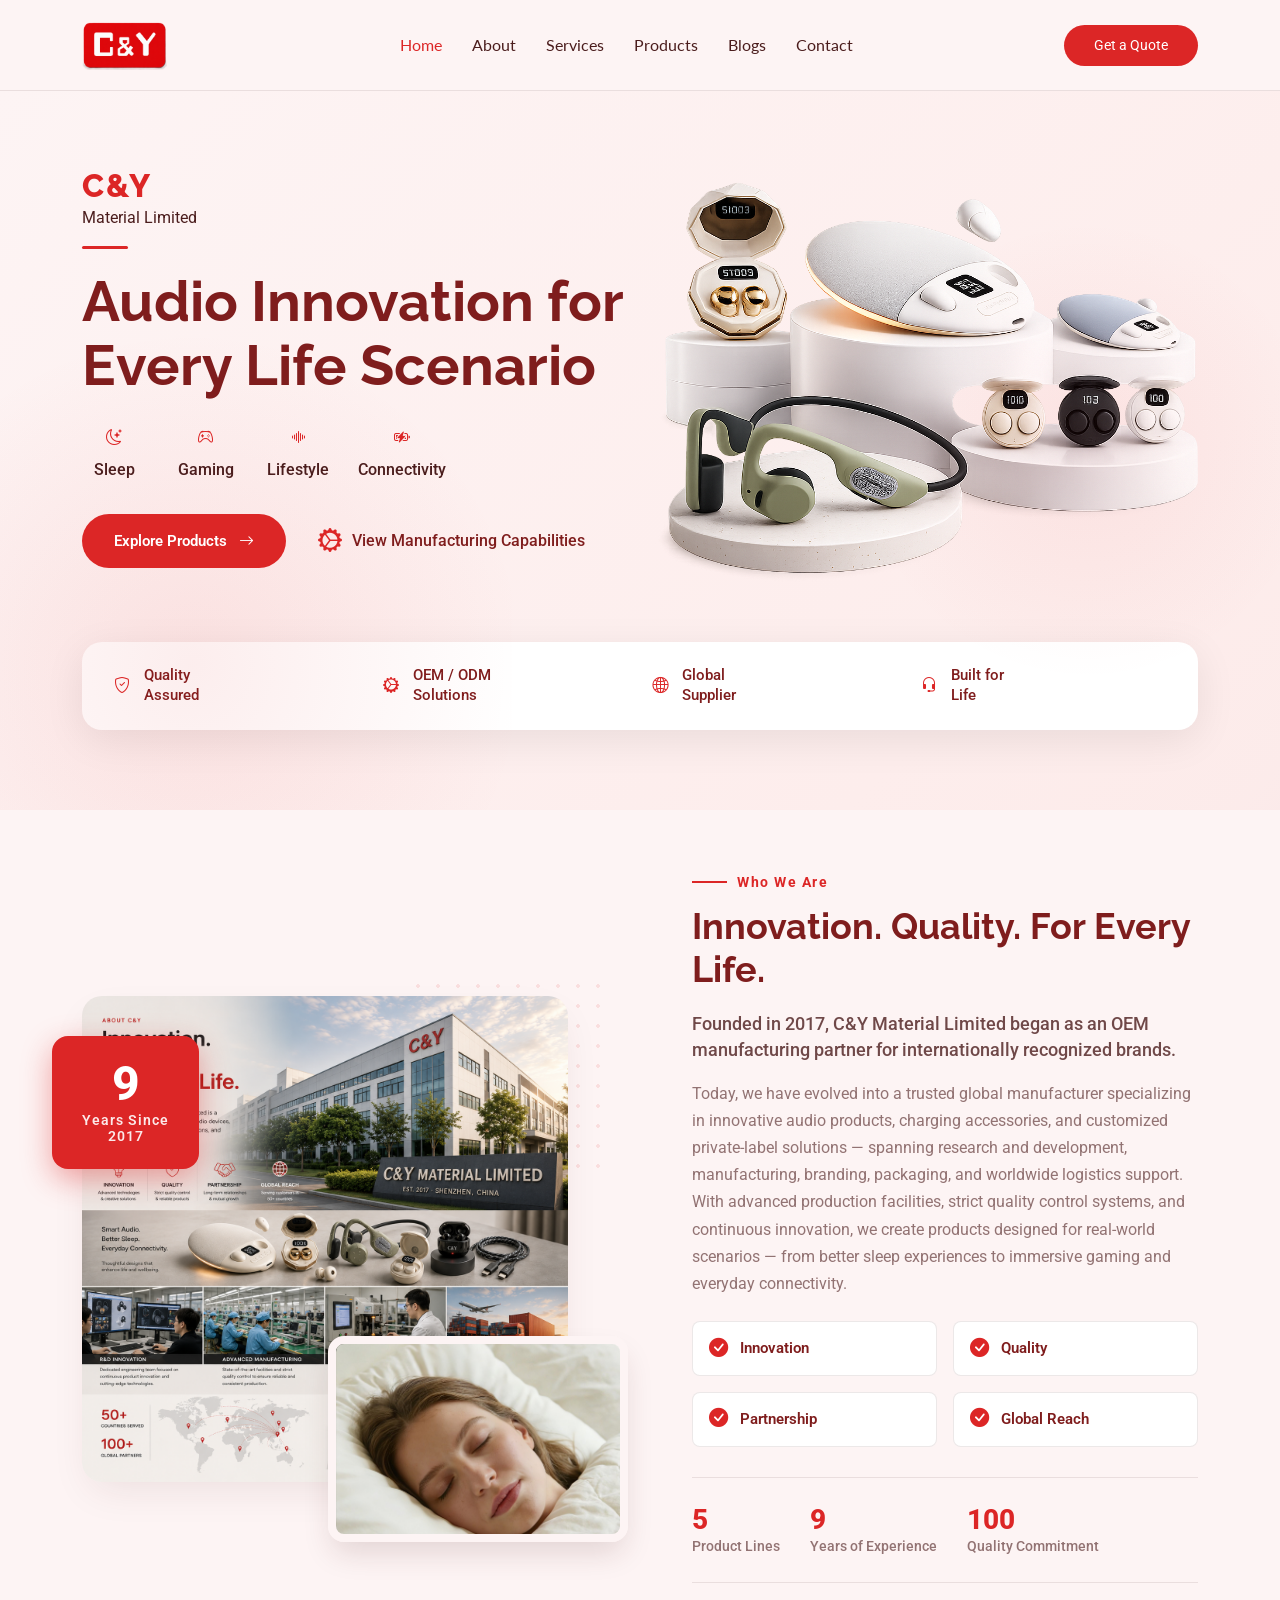
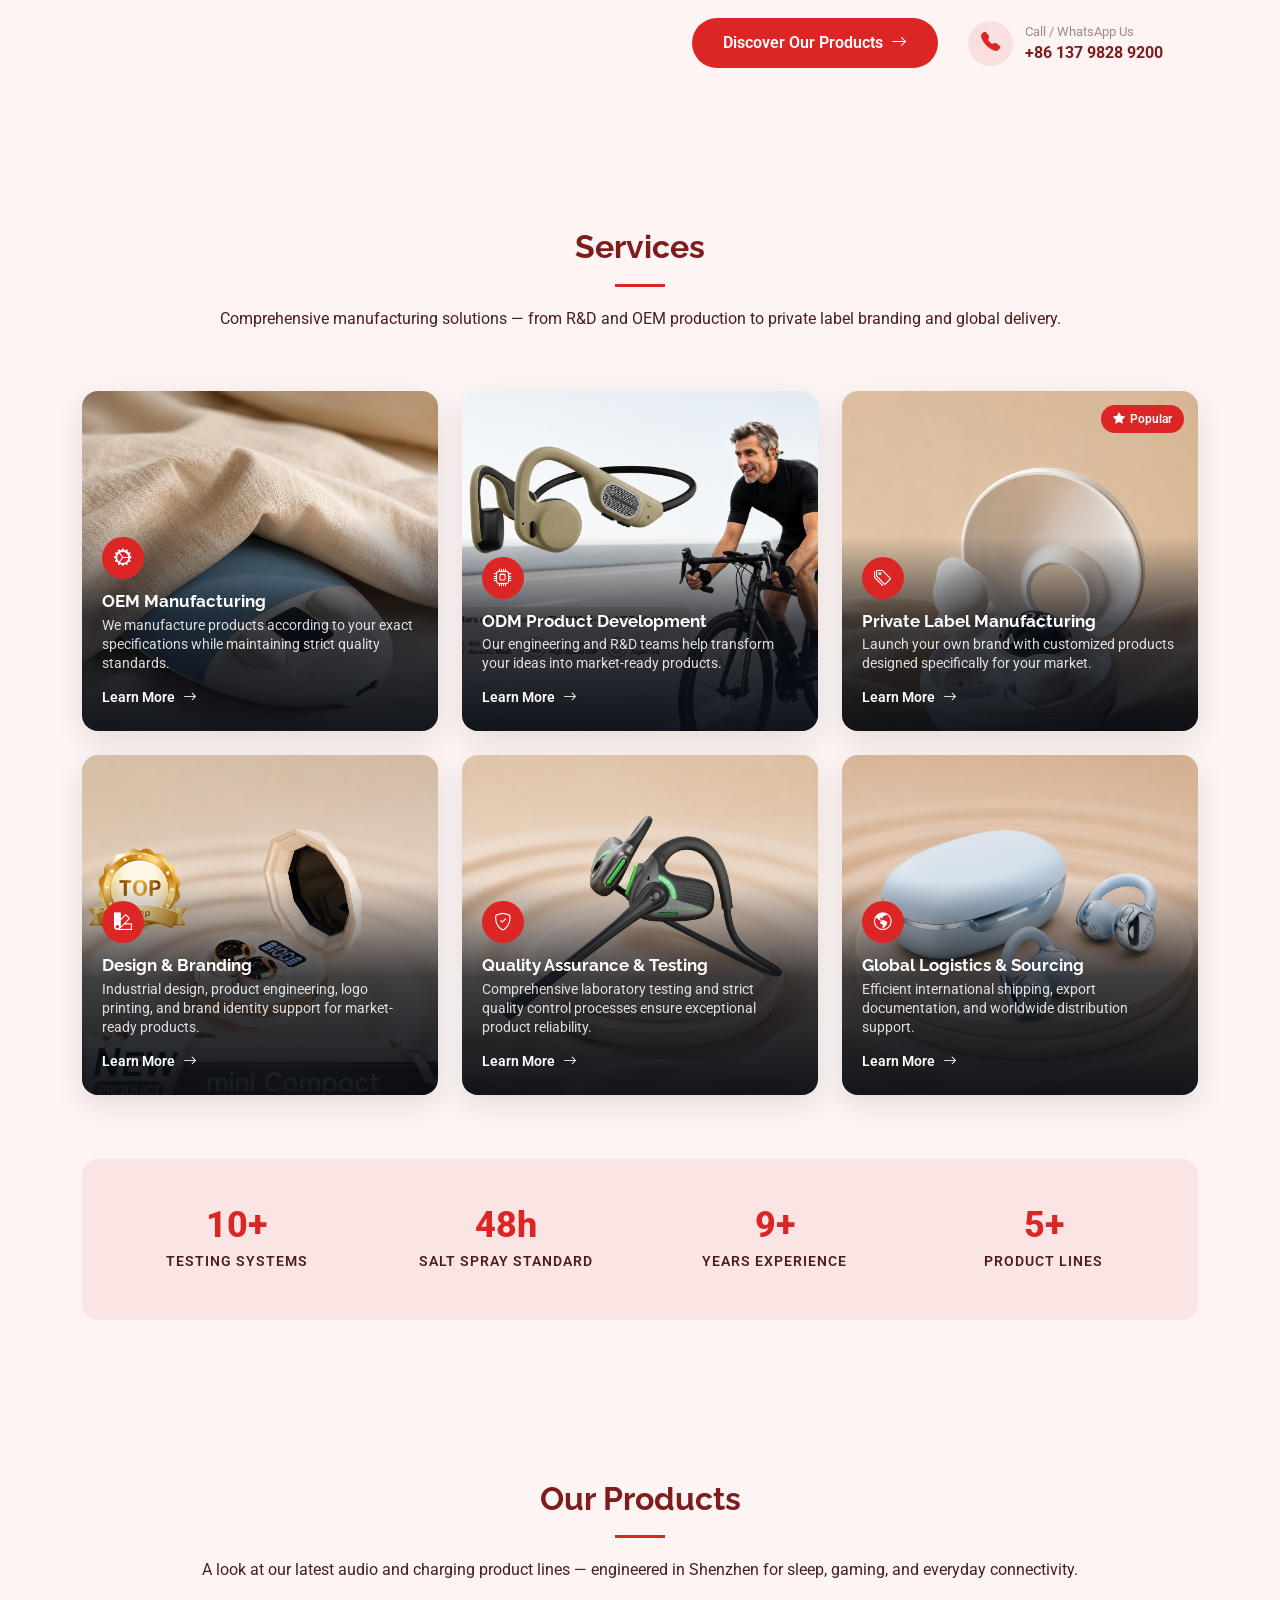
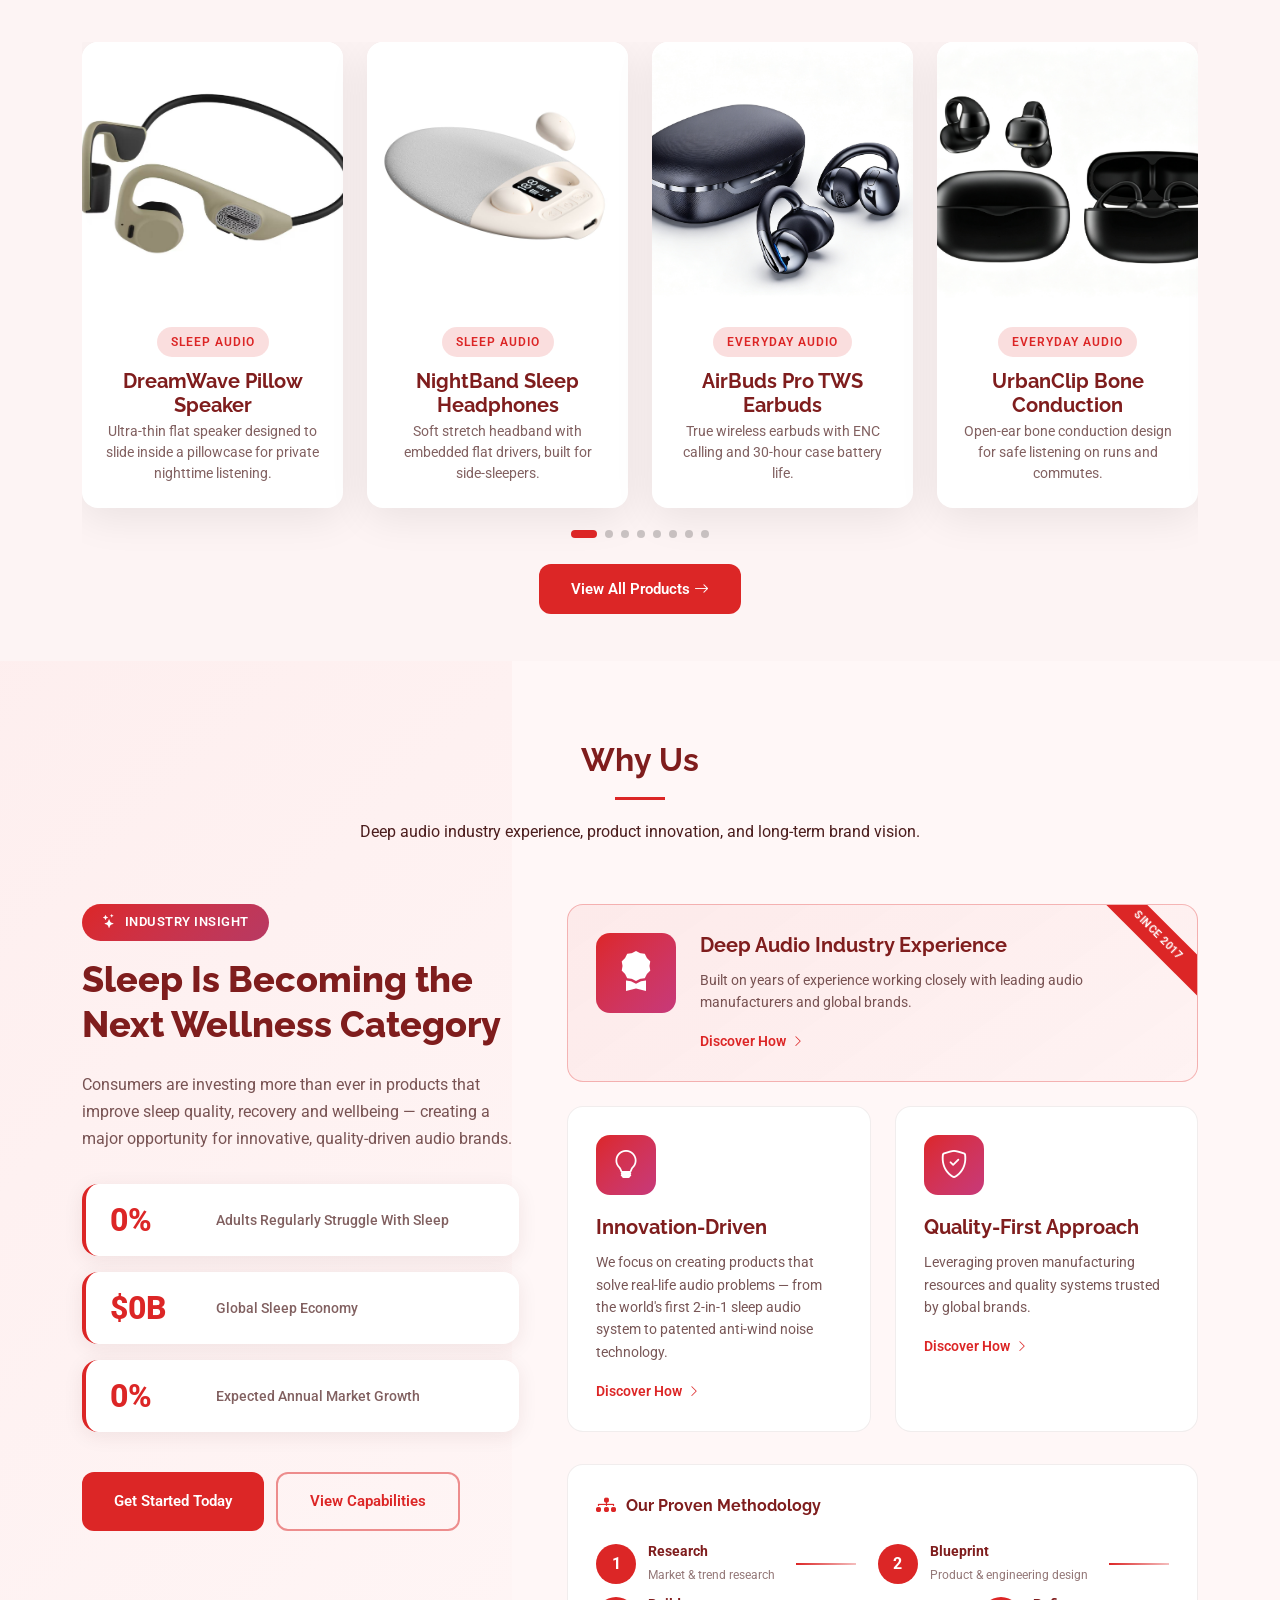
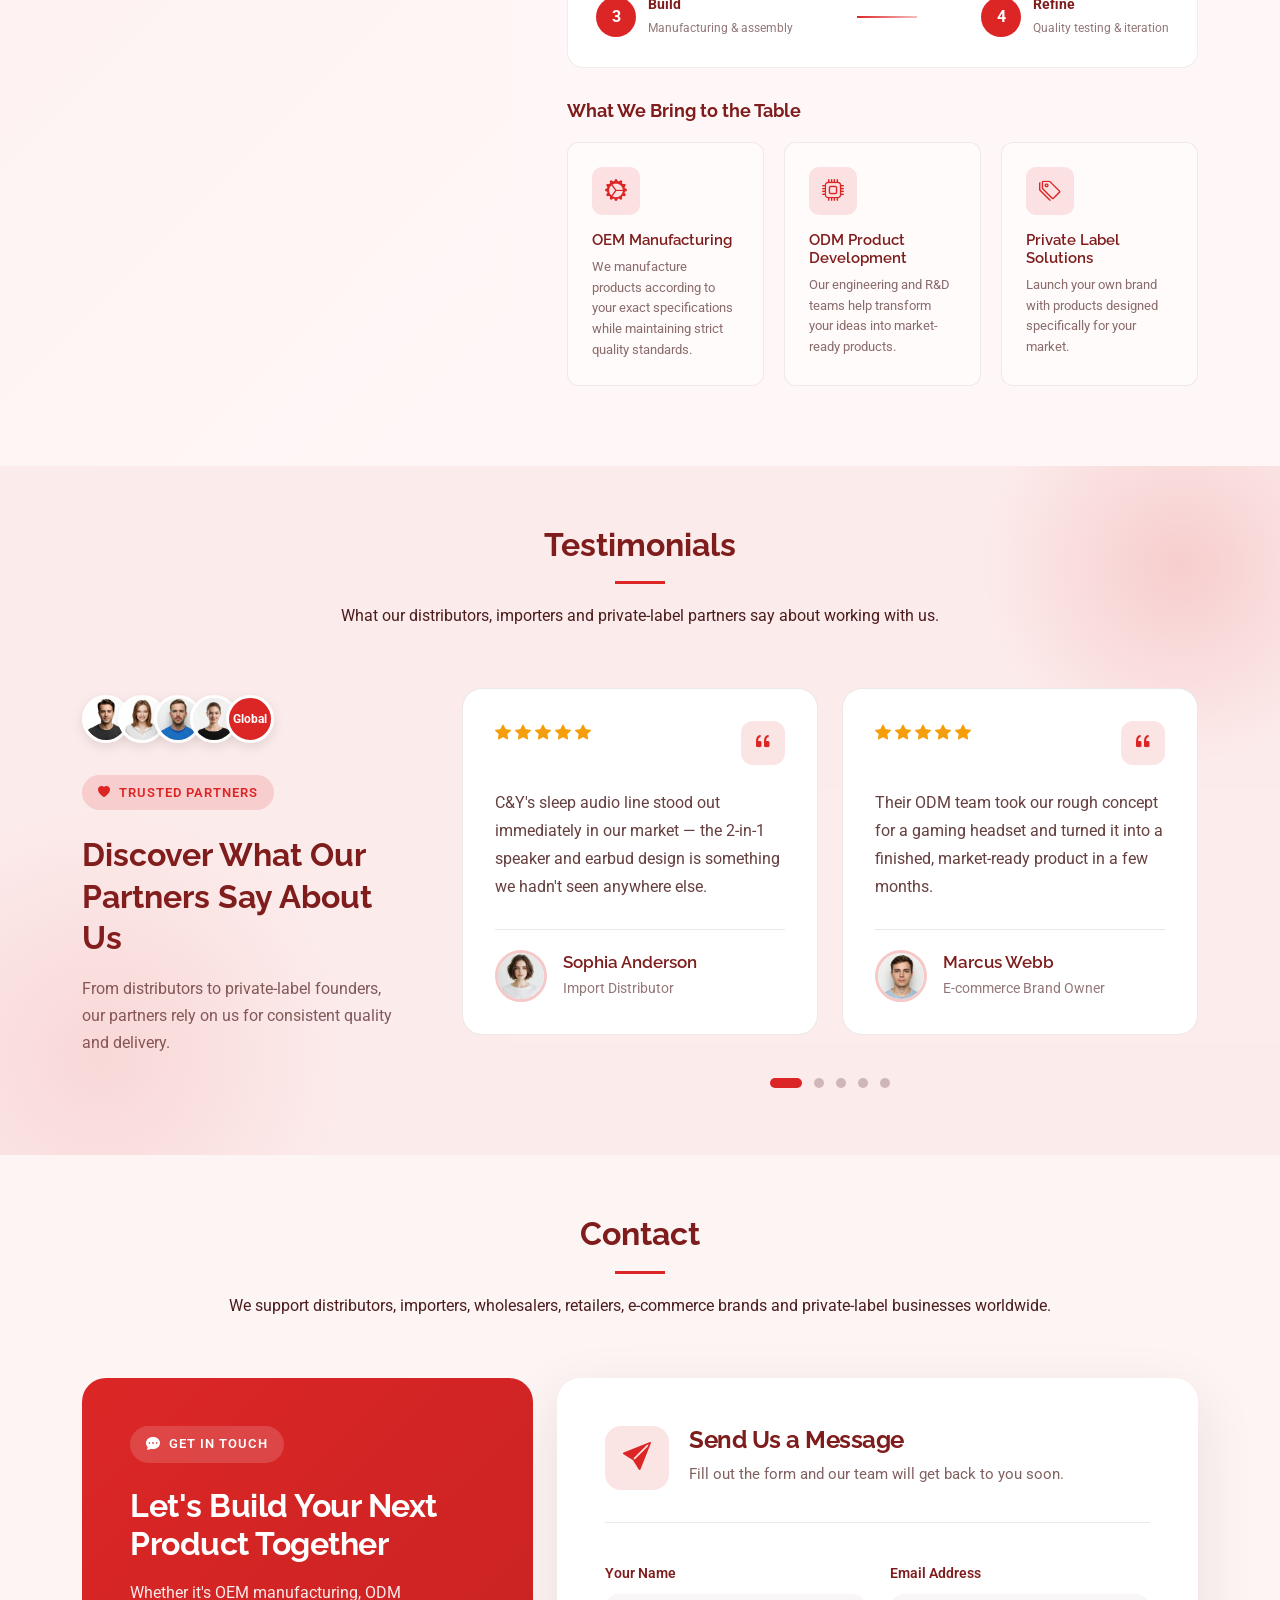
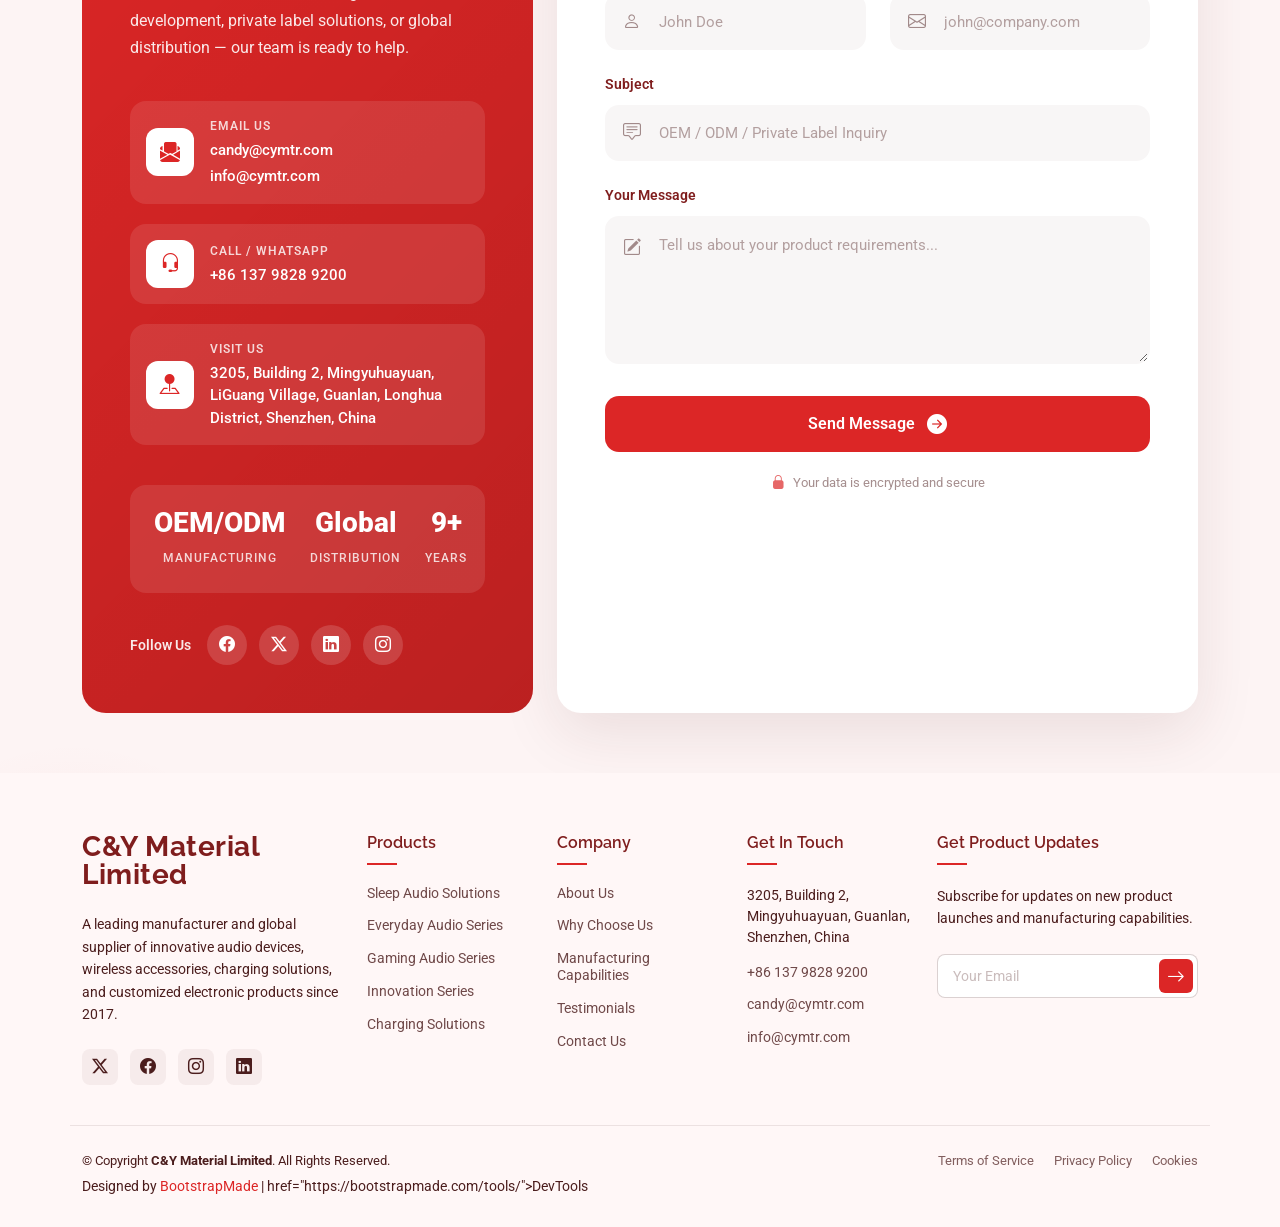
<file: index.html>
<!DOCTYPE html>
<html lang="en">

<head>
  <meta charset="utf-8">
  <meta content="width=device-width, initial-scale=1.0" name="viewport">

  <!-- Primary SEO -->
  <title>C&amp;Y Material Limited | Audio OEM · ODM · Private Label Manufacturer, Shenzhen</title>
  <meta name="description"
    content="C&Y Material Limited is a Shenzhen-based manufacturer of sleep audio, everyday, gaming and charging products. OEM, ODM and private label manufacturing with global supply chain support since 2017.">
  <meta name="keywords"
    content="C&Y Material Limited, audio OEM manufacturer, ODM audio manufacturer, private label audio, sleep audio speaker, sleep pillow speaker, Bluetooth sleep earbuds, gaming audio manufacturer, anti-wind noise headphone, glow in the dark charging cable, Shenzhen electronics manufacturer">
  <meta name="robots" content="index, follow">
  <meta name="author" content="C&Y Material Limited">
  <link rel="canonical" href="https://www.cymtr.com/">

  <!-- Open Graph / Facebook -->
  <meta property="og:type" content="website">
  <meta property="og:site_name" content="C&Y Material Limited">
  <meta property="og:title" content="C&Y Material Limited | Audio Innovation for Every Life Scenario">
  <meta property="og:description"
    content="OEM, ODM and private label manufacturer of sleep audio, everyday, gaming and charging products, based in Shenzhen, China since 2017.">
  <meta property="og:image" content="assets/img/about/about-main.jpg">
  <meta property="og:url" content="https://www.cymtr.com/">
  <meta property="og:locale" content="en_US">

  <!-- Twitter -->
  <meta name="twitter:card" content="summary_large_image">
  <meta name="twitter:title" content="C&Y Material Limited | Audio OEM · ODM · Private Label Manufacturer">
  <meta name="twitter:description"
    content="Sleep audio, everyday, gaming and charging products manufactured in Shenzhen, China since 2017.">
  <meta name="twitter:image" content="assets/img/about/about-main.jpg">

  <!-- Structured Data -->
  <script type="application/ld+json">
  {
    "@context": "https://schema.org",
    "@type": "Organization",
    "name": "C&Y Material Limited",
    "url": "https://www.cymtr.com/",
    "logo": "https://www.cymtr.com/assets/img/about/about-main.jpg",
    "foundingDate": "2017",
    "description": "C&Y Material Limited is a Shenzhen-based manufacturer and global supplier of innovative audio devices, wireless accessories, charging solutions and customized electronic products, offering OEM, ODM and private label manufacturing services.",
    "address": {
      "@type": "PostalAddress",
      "streetAddress": "3205, Building 2, Mingyuhuayuan, LiGuang Village, Guanlan",
      "addressLocality": "Longhua District, Shenzhen",
      "addressCountry": "CN"
    },
    "contactPoint": [{
      "@type": "ContactPoint",
      "telephone": "+86-137-9828-9200",
      "contactType": "sales",
      "email": "candy@cymtr.com"
    }],
    "sameAs": []
  }
  </script>

  <!-- Favicons -->
  <link href="assets/img/favicon.png" rel="icon">
  <link href="assets/img/apple-touch-icon.png" rel="apple-touch-icon">

  <!-- Fonts -->
  <link href="https://fonts.googleapis.com" rel="preconnect">
  <link href="https://fonts.gstatic.com" rel="preconnect" crossorigin>
  <link
    href="https://fonts.googleapis.com/css2?family=Roboto:ital,wght@0,100;0,300;0,400;0,500;0,700;0,900;1,100;1,300;1,400;1,500;1,700;1,900&family=Lato:ital,wght@0,100;0,300;0,400;0,700;0,900;1,100;1,300;1,400;1,700;1,900&family=Raleway:ital,wght@0,100;0,200;0,300;0,400;0,500;0,600;0,700;0,800;0,900;1,100;1,200;1,300;1,400;1,500;1,600;1,700;1,800;1,900&display=swap"
    rel="stylesheet">

  <!-- Vendor CSS Files -->
  <link href="assets/vendor/bootstrap/css/bootstrap.min.css" rel="stylesheet">
  <link href="assets/vendor/bootstrap-icons/bootstrap-icons.css" rel="stylesheet">
  <link href="assets/vendor/aos/aos.css" rel="stylesheet">
  <link href="assets/vendor/glightbox/css/glightbox.min.css" rel="stylesheet">
  <link href="assets/vendor/swiper/swiper-bundle.min.css" rel="stylesheet">

  <!-- Main CSS File -->
  <link href="assets/css/main.css" rel="stylesheet">

  <style>
    .featured-products-swiper {
      padding-bottom: 45px;
    }

    .featured-products-swiper .swiper-slide {
      height: auto;
      display: flex;
    }

    .featured-products-swiper .swiper-slide .team-card {
      width: 100%;
    }

    .featured-products-swiper .swiper-pagination-bullet-active {
      background: var(--accent-color, #0d6efd);
      width: 26px;
      border-radius: 10px;
      transition: all 0.4s ease;
    }

    .grid-status {
      text-align: center;
      padding: 60px 0;
      color: #6c757d;
      width: 100%;
    }

    /* Keep card size fixed on hover; the info area background fills with the accent color and text turns white */
    .featured-products-swiper .team-card,
    .featured-products-swiper .team-card .member-img img {
      transform: none !important;
    }

    .featured-products-swiper .team-card:hover,
    .featured-products-swiper .team-card:hover .member-img img {
      transform: none !important;
    }

    .featured-products-swiper .team-card .member-info {
      transition: background-color .25s ease, color .25s ease;
    }

    .featured-products-swiper .team-card .member-info * {
      transition: color .25s ease;
    }

    .featured-products-swiper .team-card:hover .member-info {
      background: var(--accent-color, #0d6efd);
    }

    .featured-products-swiper .team-card:hover .member-info * {
      color: #fff !important;
    }

    .featured-products-swiper .team-card:hover .member-info .member-badge {
      background: rgba(255, 255, 255, .2) !important;
    }

    .btn-featured {
      padding: 16px 32px;
      background: var(--accent-color);
      color: var(--contrast-color);
      border-radius: 12px;
      font-weight: 600;
      font-size: 15px;
      text-decoration: none;
      transition: all 0.3s ease;
    }

    .btn-featured:hover {
      background: color-mix(in srgb, var(--accent-color), #000 15%);
      transform: translateY(-2px);
      color: var(--contrast-color);
      box-shadow: 0 12px 28px color-mix(in srgb, var(--accent-color), transparent 55%);
    }

    /* Hero brand mark */
    .hero-brand {
      position: relative;
      margin-bottom: 20px;
    }

    .hero-brand-mark {

      font-weight: 800;
      color: var(--accent-color, #a4161a);
      letter-spacing: 2px;
      margin: 0;
      line-height: 1;
    }

    .hero-brand-sub {
      display: block;

      color: var(--default-color, #444);
      margin-top: 4px;
    }

    .hero-brand-rule {
      display: block;
      width: 46px;
      height: 3px;
      background: var(--accent-color, #a4161a);
      margin-top: 16px;
      border-radius: 2px;
    }

    /* Hero icon row */
    .hero-icon-row {
      display: flex;
      gap: 28px;
      margin: 28px 0 32px 0;
      flex-wrap: wrap;
    }

    .hero-icon-item {
      display: flex;
      flex-direction: column;
      align-items: center;
      gap: 8px;
      text-align: center;
      min-width: 64px;
    }

    .hero-icon-item i {

      color: var(--accent-color, #a4161a);
    }

    .hero-icon-item span {

      color: var(--default-color, #444);
      font-weight: 500;
    }

    /* Hero image */
    .hero-image-wrapper {
      border-radius: 1.5rem;
      overflow: hidden;
    }

    .hero-image-wrapper .hero-image {
      width: 100%;
      height: 100%;
      object-fit: cover;
      display: block;
    }

    /* Bottom feature strip */
    .hero-feature-strip {
      background: #fff;
      border-radius: 1.25rem;
      box-shadow: 0 10px 40px rgba(0, 0, 0, .08);
      padding: 24px 32px;
      display: flex;
      justify-content: space-between;
      flex-wrap: wrap;
      gap: 24px;
    }

    .hero-feature-item {
      display: flex;
      align-items: center;
      gap: 14px;
      flex: 1 1 200px;
    }

    .hero-feature-item i {

      color: var(--accent-color, #a4161a);
      flex-shrink: 0;
    }

    .hero-feature-item span {
      font-size: .95rem;
      font-weight: 500;
      color: var(--heading-color, #222);
      line-height: 1.3;
    }

    @media (max-width: 768px) {
      .hero-icon-row {
        gap: 20px;
      }

      .hero-feature-strip {
        padding: 20px;
      }

    }

    /* Mobile */
    @media (max-width: 480px) {
      .hero-feature-strip {
        padding: 16px 20px;
        gap: 12px;
        justify-content: flex-start;
      }

      .hero-feature-strip>* {
        flex: 1 1 45%;
        /* two items per row instead of one-by-one */
      }
    }

    /* ========== Facilities & Capabilities section ========== */
    .capability-showcase-card {
      position: relative;
      border-radius: 1rem;
      overflow: hidden;
      height: 260px;
      box-shadow: 0 10px 30px rgba(0, 0, 0, .1);
    }

    .capability-showcase-card img {
      width: 100%;
      height: 100%;
      object-fit: cover;
      display: block;
      transition: transform .4s ease;
    }

    .capability-showcase-card:hover img {
      transform: scale(1.06);
    }

    .capability-showcase-overlay {
      position: absolute;
      inset: auto 0 0 0;
      padding: 16px 18px;
      background: linear-gradient(0deg, rgba(8, 12, 20, .92) 0%, rgba(8, 12, 20, .55) 65%, rgba(8, 12, 20, 0) 100%);
      color: #fff;
    }

    .capability-showcase-overlay h4 {
      font-size: 1.05rem;
      font-weight: 700;
      margin-bottom: 4px;
      color: #fff;
    }

    .capability-showcase-overlay p {
      font-size: .82rem;
      line-height: 1.4;
      color: rgba(255, 255, 255, .85);
      margin: 0;
    }

    .capability-stats-strip {
      margin-top: 40px;
      background: var(--accent-color, #a4161a);
      border-radius: 1.25rem;
      padding: 30px 32px;
      display: flex;
      flex-wrap: wrap;
      justify-content: space-between;
      gap: 20px;
    }

    .capability-stat-item {
      flex: 1 1 160px;
      text-align: center;
      color: #fff;
    }

    .capability-stat-number {
      font-size: 2.25rem;
      font-weight: 800;
      line-height: 1;
    }

    .capability-stat-plus {
      font-size: 2.25rem;
      font-weight: 800;
    }

    .capability-stat-label {
      display: block;
      font-size: .85rem;
      margin-top: 6px;
      color: rgba(255, 255, 255, .85);
    }

    .capability-team-photo {
      border-radius: 1.25rem;
      overflow: hidden;
      box-shadow: 0 15px 40px rgba(0, 0, 0, .12);
    }

    .capability-team-photo img {
      width: 100%;
      display: block;
    }

    @media (max-width: 768px) {
      .capability-showcase-card {
        height: 200px;
      }

      .capability-stats-strip {
        padding: 24px;
      }

      .capability-stat-number,
      .capability-stat-plus {
        font-size: 1.75rem;
      }
    }

    /* Services section — reuses the Facilities showcase-card look, taller for more text */
    .service-showcase-card {
      height: 340px;
    }

    .service-showcase-card .capability-showcase-overlay {
      background: linear-gradient(0deg, rgba(8, 12, 20, .95) 0%, rgba(8, 12, 20, .75) 55%, rgba(8, 12, 20, 0) 100%);
      padding: 20px 20px 22px 20px;
    }

    .service-showcase-icon {
      width: 42px;
      height: 42px;
      border-radius: 50%;
      background: var(--accent-color, #a4161a);
      display: flex;
      align-items: center;
      justify-content: center;
      margin-bottom: 12px;
      font-size: 1.1rem;
      color: #fff;
    }

    .service-showcase-card .capability-showcase-overlay p {
      font-size: .85rem;
      margin-bottom: 12px;
    }

    .service-showcase-link {
      display: inline-flex;
      align-items: center;
      gap: 8px;
      color: #fff;
      font-weight: 600;
      font-size: .85rem;
      text-decoration: none;
    }

    .service-showcase-link:hover {
      color: var(--accent-color, #a4161a);
    }

    .service-showcase-badge {
      position: absolute;
      top: 14px;
      right: 14px;
      z-index: 3;
      background: var(--accent-color, #a4161a);
      color: #fff;
      font-size: .75rem;
      font-weight: 600;
      padding: 5px 12px;
      border-radius: 50px;
      display: inline-flex;
      align-items: center;
      gap: 5px;
    }

    @media (max-width: 768px) {
      .service-showcase-card {
        height: 300px;
      }
    }
  </style>
</head>

<body class="index-page">

  <header id="header" class="header d-flex align-items-center sticky-top">
    <div class="container position-relative d-flex align-items-center justify-content-between">

      <a href="index.html" class="logo d-flex align-items-center me-auto me-xl-0">
        <img src="assets/img/nav_logo2.png" alt="">
      </a>

      <nav id="navmenu" class="navmenu">
        <ul>
          <li><a href="index.html" class="active">Home</a></li>
          <li><a href="about.html">About</a></li>
          <li><a href="service.html">Services</a></li>
          <li><a href="products.html">Products</a></li>
          <li><a href="blogs.html">Blogs</a></li>
          <li><a href="contact.html">Contact</a></li>
        </ul>
        <i class="mobile-nav-toggle d-xl-none bi bi-list"></i>
      </nav>

      <a class="btn-getstarted" href="#contact">Get a Quote</a>

    </div>
  </header>

  <main class="main">


    <!-- Hero Section -->
    <section id="hero" class="hero section">

      <div class="container" data-aos="fade-up" data-aos-delay="100">

        <div class="row align-items-center gy-5">

          <div class="col-lg-6" data-aos="fade-right" data-aos-delay="200">
            <div class="hero-content">

              <div class="hero-brand" data-aos="fade-up" data-aos-delay="220">
                <h2 class="hero-brand-mark">C&amp;Y</h2>
                <span class="hero-brand-sub">Material Limited</span>
                <span class="hero-brand-rule"></span>
              </div>

              <h1 class="hero-headline" data-aos="fade-up" data-aos-delay="300">Audio Innovation for Every
                Life Scenario</h1>

              <div class="hero-icon-row" data-aos="fade-up" data-aos-delay="380">
                <div class="hero-icon-item">
                  <i class="bi bi-moon-stars"></i>
                  <span>Sleep</span>
                </div>
                <div class="hero-icon-item">
                  <i class="bi bi-controller"></i>
                  <span>Gaming</span>
                </div>
                <div class="hero-icon-item">
                  <i class="bi bi-soundwave"></i>
                  <span>Lifestyle</span>
                </div>
                <div class="hero-icon-item">
                  <i class="bi bi-battery-charging"></i>
                  <span>Connectivity</span>
                </div>
              </div>

              <div class="hero-cta" data-aos="fade-up" data-aos-delay="400">
                <a href="#products" class="cta-button">
                  <span>Explore Products</span>
                  <i class="bi bi-arrow-right"></i>
                </a>
                <a href="#portfolio" class="cta-link">
                  <i class="bi bi-gear-wide-connected"></i>
                  <span>View Manufacturing
                    Capabilities</span>
                </a>
              </div>

            </div>
          </div>

          <div class="col-lg-6" data-aos="fade-left" data-aos-delay="300">
            <div class="hero-image-wrapper">
              <img src="assets/img/banner3.png" alt="C&Y Material Limited audio product lineup"
                class="img-fluid hero-image">
            </div>
          </div>

        </div>

        <div class="hero-feature-strip" data-aos="fade-up" data-aos-delay="450">
          <div class="hero-feature-item">
            <i class="bi bi-shield-check"></i>
            <span>Quality<br>Assured</span>
          </div>
          <div class="hero-feature-item">
            <i class="bi bi-gear-wide-connected"></i>
            <span>OEM / ODM<br>Solutions</span>
          </div>
          <div class="hero-feature-item">
            <i class="bi bi-globe2"></i>
            <span>Global<br>Supplier</span>
          </div>
          <div class="hero-feature-item">
            <i class="bi bi-headset"></i>
            <span>Built for<br>Life</span>
          </div>
        </div>

      </div>

    </section><!-- /Hero Section -->

    <!-- About Section -->
    <section id="about" class="about section">

      <div class="container" data-aos="fade-up" data-aos-delay="100">

        <div class="row gy-5 align-items-center">

          <div class="col-xl-6 aos-init aos-animate" data-aos="fade-right" data-aos-delay="200">
            <div class="about-images-wrapper">
              <div class="image-main">
                <img src="assets/img/about/about-full.png" alt="C&Y Material Limited sleep audio product in use"
                  class="img-fluid">
              </div>
              <div class="image-offset">
                <img src="assets/img/about/about-square.jpg" alt="C&Y Material Limited lifestyle audio product"
                  class="img-fluid">
              </div>
              <div class="experience-badge">
                <span class="years purecounter" data-purecounter-start="0" data-purecounter-end="9"
                  data-purecounter-duration="1">9</span>
                <span class="text">Years Since<br>2017</span>
              </div>
              <div class="shape-pattern"></div>
            </div>
          </div>

          <div class="col-xl-6 aos-init aos-animate" data-aos="fade-left" data-aos-delay="300">
            <div class="about-content">
              <div class="section-subtitle">Who We Are</div>
              <h2>Innovation. Quality.
                For Every Life.</h2>
              <p class="lead-text">
                Founded in 2017, C&Y Material Limited began as an OEM manufacturing partner for internationally
                recognized brands.
              </p>
              <p class="mb-4 description">
                Today, we have evolved into a trusted global manufacturer specializing in innovative audio products,
                charging accessories, and customized private-label solutions — spanning research and development,
                manufacturing, branding, packaging, and worldwide logistics support. With advanced production
                facilities, strict quality control systems, and continuous innovation, we create products designed for
                real-world scenarios — from better sleep experiences to immersive gaming and everyday connectivity.
              </p>

              <div class="features-grid">
                <div class="feature-card">
                  <i class="bi bi-check-circle-fill"></i>
                  <span>Innovation</span>
                </div>
                <div class="feature-card">
                  <i class="bi bi-check-circle-fill"></i>
                  <span>Quality</span>
                </div>
                <div class="feature-card">
                  <i class="bi bi-check-circle-fill"></i>
                  <span>Partnership</span>
                </div>
                <div class="feature-card">
                  <i class="bi bi-check-circle-fill"></i>
                  <span>Global Reach</span>
                </div>
              </div>

              <div class="stats-row">
                <div class="stat-box">
                  <span class="number purecounter" data-purecounter-start="0" data-purecounter-end="5"
                    data-purecounter-duration="1">5</span>
                  <span class="label">Product Lines</span>
                </div>
                <div class="stat-box">
                  <span class="number purecounter" data-purecounter-start="0" data-purecounter-end="9"
                    data-purecounter-duration="1">9</span>
                  <span class="label">Years of Experience</span>
                </div>
                <div class="stat-box">
                  <span class="number purecounter" data-purecounter-start="0" data-purecounter-end="100"
                    data-purecounter-duration="1">100%</span>
                  <span class="label">Quality Commitment</span>
                </div>
              </div>

              <div class="action-buttons">
                <a href="#products" class="btn btn-primary-custom">
                  <span>Discover Our Products</span> <i class="bi bi-arrow-right"></i>
                </a>
                <div class="contact-info">
                  <div class="icon-box">
                    <i class="bi bi-telephone-fill"></i>
                  </div>
                  <div class="text">
                    <span>Call / WhatsApp Us</span>
                    <a href="tel:+8613798289200">+86 137 9828 9200</a>
                  </div>
                </div>
              </div>

            </div>
          </div>

        </div>

      </div>

    </section><!-- /About Section -->


    <!-- Services Section -->
    <section id="services" class="services section">

      <!-- Section Title -->
      <div class="container section-title" data-aos="fade-up">
        <h2>Services</h2>
        <p>Comprehensive manufacturing solutions — from R&D and OEM
          production to private label branding and global delivery.</p>
      </div><!-- End Section Title -->

      <div class="container" data-aos="fade-up" data-aos-delay="100">

        <div class="row g-4">

          <!-- Service Card 1 -->
          <div class="col-lg-4 col-md-6" data-aos="fade-up" data-aos-delay="100">
            <div class="capability-showcase-card service-showcase-card">
              <img src="assets/img/services/1 (1).png" alt="OEM manufacturing at C&Y Material Limited">
              <div class="capability-showcase-overlay">
                <div class="service-showcase-icon"><i class="bi bi-gear-wide-connected"></i></div>
                <h4>OEM Manufacturing</h4>
                <p>We manufacture products according to your exact specifications while maintaining strict quality
                  standards.</p>
                <a href="#contact" class="service-showcase-link">
                  <span>Learn More</span> <i class="bi bi-arrow-right"></i>
                </a>
              </div>
            </div>
          </div><!-- End Service Card -->

          <!-- Service Card 2 -->
          <div class="col-lg-4 col-md-6" data-aos="fade-up" data-aos-delay="200">
            <div class="capability-showcase-card service-showcase-card">
              <img src="assets/img/services/1 (2).png" alt="ODM product development at C&Y Material Limited">
              <div class="capability-showcase-overlay">
                <div class="service-showcase-icon"><i class="bi bi-cpu"></i></div>
                <h4>ODM Product Development</h4>
                <p>Our engineering and R&D teams help transform your ideas into market-ready products.</p>
                <a href="#contact" class="service-showcase-link">
                  <span>Learn More</span> <i class="bi bi-arrow-right"></i>
                </a>
              </div>
            </div>
          </div><!-- End Service Card -->

          <!-- Service Card 3 - Featured -->
          <div class="col-lg-4 col-md-6" data-aos="fade-up" data-aos-delay="300">
            <div class="capability-showcase-card service-showcase-card">
              <span class="service-showcase-badge"><i class="bi bi-star-fill"></i> Popular</span>
              <img src="assets/img/services/1 (3).png" alt="Private label manufacturing at C&Y Material Limited">
              <div class="capability-showcase-overlay">
                <div class="service-showcase-icon"><i class="bi bi-tags"></i></div>
                <h4>Private Label Manufacturing</h4>
                <p>Launch your own brand with customized products designed specifically for your market.</p>
                <a href="#contact" class="service-showcase-link">
                  <span>Learn More</span> <i class="bi bi-arrow-right"></i>
                </a>
              </div>
            </div>
          </div><!-- End Service Card -->

          <!-- Service Card 4 -->
          <div class="col-lg-4 col-md-6" data-aos="fade-up" data-aos-delay="100">
            <div class="capability-showcase-card service-showcase-card">
              <img src="assets/img/services/1 (4).png" alt="Design and branding services at C&Y Material Limited">
              <div class="capability-showcase-overlay">
                <div class="service-showcase-icon"><i class="bi bi-palette2"></i></div>
                <h4>Design &amp; Branding</h4>
                <p>Industrial design, product engineering, logo printing, and brand identity support for market-ready
                  products.</p>
                <a href="#contact" class="service-showcase-link">
                  <span>Learn More</span> <i class="bi bi-arrow-right"></i>
                </a>
              </div>
            </div>
          </div><!-- End Service Card -->

          <!-- Service Card 5 -->
          <div class="col-lg-4 col-md-6" data-aos="fade-up" data-aos-delay="200">
            <div class="capability-showcase-card service-showcase-card">
              <img src="assets/img/services/1 (5).png" alt="Quality assurance and testing at C&Y Material Limited">
              <div class="capability-showcase-overlay">
                <div class="service-showcase-icon"><i class="bi bi-shield-check"></i></div>
                <h4>Quality Assurance &amp; Testing</h4>
                <p>Comprehensive laboratory testing and strict quality control processes ensure exceptional product
                  reliability.</p>
                <a href="#contact" class="service-showcase-link">
                  <span>Learn More</span> <i class="bi bi-arrow-right"></i>
                </a>
              </div>
            </div>
          </div><!-- End Service Card -->

          <!-- Service Card 6 -->
          <div class="col-lg-4 col-md-6" data-aos="fade-up" data-aos-delay="300">
            <div class="capability-showcase-card service-showcase-card">
              <img src="assets/img/services/1 (6).png" alt="Global logistics and sourcing at C&Y Material Limited">
              <div class="capability-showcase-overlay">
                <div class="service-showcase-icon"><i class="bi bi-globe-americas"></i></div>
                <h4>Global Logistics &amp; Sourcing</h4>
                <p>Efficient international shipping, export documentation, and worldwide distribution support.</p>
                <a href="#contact" class="service-showcase-link">
                  <span>Learn More</span> <i class="bi bi-arrow-right"></i>
                </a>
              </div>
            </div>
          </div><!-- End Service Card -->

        </div>

        <!-- Stats Row -->
        <div class="stats-row" data-aos="fade-up" data-aos-delay="400">
          <div class="row g-4 justify-content-center">
            <div class="col-6 col-md-3">
              <div class="stat-item">
                <span class="stat-number">10+</span>
                <span class="stat-label">Testing Systems</span>
              </div>
            </div>
            <div class="col-6 col-md-3">
              <div class="stat-item">
                <span class="stat-number">48h</span>
                <span class="stat-label">Salt Spray Standard</span>
              </div>
            </div>
            <div class="col-6 col-md-3">
              <div class="stat-item">
                <span class="stat-number">9+</span>
                <span class="stat-label">Years Experience</span>
              </div>
            </div>
            <div class="col-6 col-md-3">
              <div class="stat-item">
                <span class="stat-number">5+</span>
                <span class="stat-label">Product Lines</span>
              </div>
            </div>
          </div>
        </div>

      </div>

    </section><!-- /Services Section -->

    <!-- Featured Products Section -->
    <section id="featured-products" class="team section">

      <!-- Section Title -->
      <div class="container section-title" data-aos="fade-up">
        <h2>Our Products</h2>
        <p>A look at our latest audio and charging product lines — engineered in Shenzhen for sleep, gaming, and
          everyday connectivity.</p>
      </div><!-- End Section Title -->

      <div class="container" data-aos="fade-up" data-aos-delay="100">

        <div class="swiper featured-products-swiper init-swiper">
          <script type="application/json" class="swiper-config">
                 {
                  "loop": true,
                  "speed": 600,
                  "autoplay": {
                    "delay": 4000
                  },
                  "slidesPerView": 2,
                  "spaceBetween": 16,
                  "pagination": {
                    "el": ".swiper-pagination",
                    "type": "bullets",
                    "clickable": true
                  },
                  "breakpoints": {
                    "576": { "slidesPerView": 2, "spaceBetween": 16 },
                    "768": { "slidesPerView": 3, "spaceBetween": 20 },
                    "992": { "slidesPerView": 4, "spaceBetween": 24 }
                  }
                }
              </script>
          <div class="swiper-wrapper" id="featured-products-grid">

            <div class="swiper-slide">
              <div class="team-card">
                <div class="member-img">
                  <img src="assets/img/products/1 (2).jpg" class="img-fluid" alt="DreamWave Pillow Speaker"
                    loading="lazy">
                  <div class="social-overlay">
                    <div class="social-links">
                      <a href="product_detail.html?id=1" aria-label="View details"><i class="bi bi-eye"></i></a>
                    </div>
                  </div>
                </div>
                <div class="member-info h-100">
                  <span class="member-badge">Sleep Audio</span>
                  <h4>DreamWave Pillow Speaker</h4>
                  <p>Ultra-thin flat speaker designed to slide inside a pillowcase for private nighttime listening.</p>
                </div>
              </div>
            </div>

            <div class="swiper-slide">
              <div class="team-card">
                <div class="member-img">
                  <img src="assets/img/products/sleep-pillow-speaker-2.jpg" class="img-fluid"
                    alt="NightBand Sleep Headphones" loading="lazy">
                  <div class="social-overlay">
                    <div class="social-links">
                      <a href="product_detail.html?id=2" aria-label="View details"><i class="bi bi-eye"></i></a>
                    </div>
                  </div>
                </div>
                <div class="member-info h-100">
                  <span class="member-badge">Sleep Audio</span>
                  <h4>NightBand Sleep Headphones</h4>
                  <p>Soft stretch headband with embedded flat drivers, built for side-sleepers.</p>
                </div>
              </div>
            </div>

            <div class="swiper-slide">
              <div class="team-card">
                <div class="member-img">
                  <img src="assets/img/products/open ear.png" class="img-fluid" alt="AirBuds Pro TWS Earbuds"
                    loading="lazy">
                  <div class="social-overlay">
                    <div class="social-links">
                      <a href="product_detail.html?id=3" aria-label="View details"><i class="bi bi-eye"></i></a>
                    </div>
                  </div>
                </div>
                <div class="member-info h-100">
                  <span class="member-badge">Everyday Audio</span>
                  <h4>AirBuds Pro TWS Earbuds</h4>
                  <p>True wireless earbuds with ENC calling and 30-hour case battery life.</p>
                </div>
              </div>
            </div>

            <div class="swiper-slide">
              <div class="team-card">
                <div class="member-img">
                  <img src="assets/img/products/openear2.png" class="img-fluid" alt="UrbanClip Bone Conduction"
                    loading="lazy">
                  <div class="social-overlay">
                    <div class="social-links">
                      <a href="product_detail.html?id=4" aria-label="View details"><i class="bi bi-eye"></i></a>
                    </div>
                  </div>
                </div>
                <div class="member-info h-100">
                  <span class="member-badge">Everyday Audio</span>
                  <h4>UrbanClip Bone Conduction</h4>
                  <p>Open-ear bone conduction design for safe listening on runs and commutes.</p>
                </div>
              </div>
            </div>

            <div class="swiper-slide">
              <div class="team-card">
                <div class="member-img">
                  <img src="assets/img/products/game.jpg" class="img-fluid" alt="StormCore Gaming Headset"
                    loading="lazy">
                  <div class="social-overlay">
                    <div class="social-links">
                      <a href="product_detail.html?id=6" aria-label="View details"><i class="bi bi-eye"></i></a>
                    </div>
                  </div>
                </div>
                <div class="member-info h-100">
                  <span class="member-badge">Gaming Audio</span>
                  <h4>StormCore Gaming Headset</h4>
                  <p>7.1 surround gaming headset with detachable noise-cancelling boom mic.</p>
                </div>
              </div>
            </div>

            <div class="swiper-slide">
              <div class="team-card">
                <div class="member-img">
                  <img src="assets/img/products/game.jpg" class="img-fluid" alt="PulseFire Wireless Gaming Earbuds"
                    loading="lazy">
                  <div class="social-overlay">
                    <div class="social-links">
                      <a href="product_detail.html?id=7" aria-label="View details"><i class="bi bi-eye"></i></a>
                    </div>
                  </div>
                </div>
                <div class="member-info h-100">
                  <span class="member-badge">Gaming Audio</span>
                  <h4>PulseFire Wireless Gaming Earbuds</h4>
                  <p>Sub-40ms low-latency wireless earbuds tuned for mobile and console gaming.</p>
                </div>
              </div>
            </div>

            <div class="swiper-slide">
              <div class="team-card">
                <div class="member-img">
                  <img src="assets/img/products/1 (1).jpg" class="img-fluid" alt="EchoLoop Smart Ring Speaker"
                    loading="lazy">
                  <div class="social-overlay">
                    <div class="social-links">
                      <a href="product_detail.html?id=8" aria-label="View details"><i class="bi bi-eye"></i></a>
                    </div>
                  </div>
                </div>
                <div class="member-info h-100">
                  <span class="member-badge">Innovation Series</span>
                  <h4>EchoLoop Smart Ring Speaker</h4>
                  <p>Patented ring-form wearable speaker with gesture controls, C&Y's proprietary design.</p>
                </div>
              </div>
            </div>

            <div class="swiper-slide">
              <div class="team-card">
                <div class="member-img">
                  <img src="assets/img/products/charge.png" class="img-fluid" alt="SolarPeak Portable Charger"
                    loading="lazy">
                  <div class="social-overlay">
                    <div class="social-links">
                      <a href="product_detail.html?id=9" aria-label="View details"><i class="bi bi-eye"></i></a>
                    </div>
                  </div>
                </div>
                <div class="member-info h-100">
                  <span class="member-badge">Charging Solutions</span>
                  <h4>SolarPeak Portable Charger</h4>
                  <p>20,000mAh solar-assisted power bank with fast-charge USB-C output.</p>
                </div>
              </div>
            </div>

          </div>
          <div class="swiper-pagination"></div>
        </div>

        <div class="text-center mt-4 action-buttons">
          <a href="products.html" class="btn-featured">View All Products <i class="bi bi-arrow-right"></i></a>
        </div>

      </div>

    </section><!-- /Featured Products Section -->

    <!-- Why Us Section -->
    <section id="why-us" class="why-us section light-background">

      <!-- Section Title -->
      <div class="container section-title" data-aos="fade-up">
        <h2>Why Us</h2>
        <p>Deep audio industry experience, product innovation, and long-term brand
          vision.</p>
      </div><!-- End Section Title -->

      <div class="container" data-aos="fade-up" data-aos-delay="100">

        <div class="row g-5">
          <div class="col-lg-5" data-aos="fade-right" data-aos-delay="200">
            <div class="sidebar-content">
              <div class="badge-wrapper">
                <span class="section-badge"><i class="bi bi-stars"></i> <span>Industry Insight</span></span>
              </div>
              <h2>Sleep Is Becoming the
                Next Wellness Category</h2>
              <p class="description">Consumers are investing more
                than ever in products that improve sleep quality, recovery and wellbeing — creating a major opportunity
                for innovative, quality-driven audio brands.</p>

              <div class="stat-cards">
                <div class="stat-card" data-aos="zoom-in" data-aos-delay="300">
                  <div class="stat-value">
                    <span class="purecounter" data-purecounter-start="0" data-purecounter-end="35"
                      data-purecounter-duration="2">35</span>%
                  </div>
                  <div class="stat-text">Adults
                    Regularly Struggle With Sleep</div>
                </div>
                <div class="stat-card" data-aos="zoom-in" data-aos-delay="350">
                  <div class="stat-value">
                    $<span class="purecounter" data-purecounter-start="0" data-purecounter-end="600"
                      data-purecounter-duration="2">600</span>B
                  </div>
                  <div class="stat-text">Global Sleep Economy</div>
                </div>
                <div class="stat-card" data-aos="zoom-in" data-aos-delay="400">
                  <div class="stat-value">
                    <span class="purecounter" data-purecounter-start="0" data-purecounter-end="6.3"
                      data-purecounter-duration="2">6.3</span>%
                  </div>
                  <div class="stat-text">Expected Annual
                    Market Growth</div>
                </div>
              </div>

              <div class="action-buttons">
                <a href="#contact" class="btn-main">Get Started Today</a>
                <a href="#portfolio" class="btn-outline">View
                  Capabilities</a>
              </div>
            </div>
          </div>

          <div class="col-lg-7" data-aos="fade-left" data-aos-delay="200">
            <div class="features-grid">
              <div class="feature-box highlight" data-aos="fade-up" data-aos-delay="250">
                <div class="feature-ribbon">Since 2017</div>
                <div class="feature-icon">
                  <i class="bi bi-award-fill"></i>
                </div>
                <div class="feature-content">
                  <h4>Deep Audio Industry Experience</h4>
                  <p>Built on years of experience working closely with leading
                    audio manufacturers and global brands.</p>
                  <a href="#services" class="feature-link"><span>Discover
                      How</span> <i class="bi bi-chevron-right"></i></a>
                </div>
              </div><!-- End Feature Box -->

              <div class="feature-box" data-aos="fade-up" data-aos-delay="300">
                <div class="feature-icon">
                  <i class="bi bi-lightbulb"></i>
                </div>
                <div class="feature-content">
                  <h4>Innovation-Driven</h4>
                  <p>We focus on creating products that solve
                    real-life audio problems — from the world's first 2-in-1 sleep audio system to patented anti-wind
                    noise technology.</p>
                  <a href="#products" class="feature-link"><span>Discover
                      How</span> <i class="bi bi-chevron-right"></i></a>
                </div>
              </div><!-- End Feature Box -->

              <div class="feature-box" data-aos="fade-up" data-aos-delay="350">
                <div class="feature-icon">
                  <i class="bi bi-shield-check"></i>
                </div>
                <div class="feature-content">
                  <h4>Quality-First Approach</h4>
                  <p>Leveraging proven manufacturing resources and quality systems
                    trusted by global brands.</p>
                  <a href="#portfolio" class="feature-link"><span>Discover
                      How</span> <i class="bi bi-chevron-right"></i></a>
                </div>
              </div><!-- End Feature Box -->
            </div>

            <div class="process-timeline" data-aos="fade-up" data-aos-delay="400">
              <h5 class="timeline-title"><i class="bi bi-diagram-3-fill"></i> <span>Our Proven Methodology</span></h5>
              <div class="timeline-steps">
                <div class="timeline-step">
                  <div class="step-marker">1</div>
                  <div class="step-info">
                    <strong>Research</strong>
                    <span>Market &amp; trend research</span>
                  </div>
                </div>
                <div class="timeline-connector"></div>
                <div class="timeline-step">
                  <div class="step-marker">2</div>
                  <div class="step-info">
                    <strong>Blueprint</strong>
                    <span>Product &amp; engineering
                      design</span>
                  </div>
                </div>
                <div class="timeline-connector"></div>
                <div class="timeline-step">
                  <div class="step-marker">3</div>
                  <div class="step-info">
                    <strong>Build</strong>
                    <span>Manufacturing &amp; assembly</span>
                  </div>
                </div>
                <div class="timeline-connector"></div>
                <div class="timeline-step">
                  <div class="step-marker">4</div>
                  <div class="step-info">
                    <strong>Refine</strong>
                    <span>Quality testing &amp;
                      iteration</span>
                  </div>
                </div>
              </div>
            </div>

            <div class="capabilities-section" data-aos="fade-up" data-aos-delay="450">
              <h5 class="capabilities-heading">What We Bring to
                the Table</h5>
              <div class="capabilities-grid">
                <div class="capability-card">
                  <div class="capability-icon">
                    <i class="bi bi-gear-wide-connected"></i>
                  </div>
                  <h6>OEM Manufacturing</h6>
                  <p>We manufacture products according to your exact specifications
                    while maintaining strict quality standards.</p>
                </div>
                <div class="capability-card">
                  <div class="capability-icon">
                    <i class="bi bi-cpu"></i>
                  </div>
                  <h6>ODM Product Development</h6>
                  <p>Our engineering and R&D teams help transform your ideas into
                    market-ready products.</p>
                </div>
                <div class="capability-card">
                  <div class="capability-icon">
                    <i class="bi bi-tags"></i>
                  </div>
                  <h6>Private Label Solutions</h6>
                  <p>Launch your own brand with products designed specifically for your
                    market.</p>
                </div>
              </div>
            </div>
          </div>
        </div>

      </div>

    </section><!-- /Why Us Section -->

    <!-- Testimonials Section -->
    <section id="testimonials" class="testimonials section">

      <!-- Section Title -->
      <div class="container section-title" data-aos="fade-up">
        <h2>Testimonials</h2>
        <p>What our distributors, importers and private-label partners say about
          working with us.</p>
      </div><!-- End Section Title -->

      <!-- Note for S: placeholder testimonials below — swap in real partner quotes once available -->
      <div class="container" data-aos="fade-up" data-aos-delay="100">

        <div class="row">

          <!-- Left Sidebar -->
          <div class="col-lg-4" data-aos="fade-right" data-aos-delay="150">
            <div class="testimonials-sidebar">
              <div class="avatar-stack">
                <img src="assets/img/person/person-m-3.webp" alt="Partner" class="avatar" loading="lazy">
                <img src="assets/img/person/person-f-7.webp" alt="Partner" class="avatar" loading="lazy">
                <img src="assets/img/person/person-m-9.webp" alt="Partner" class="avatar" loading="lazy">
                <img src="assets/img/person/person-f-4.webp" alt="Partner" class="avatar" loading="lazy">
                <span class="avatar-count">Global</span>
              </div>
              <div class="sidebar-content">
                <span class="satisfied-badge"><i class="bi bi-heart-fill"></i> <span>Trusted Partners</span></span>
                <h3>Discover What Our Partners
                  Say About Us</h3>
                <p>From distributors to private-label founders, our
                  partners rely on us for consistent quality and delivery.</p>
              </div>
            </div>
          </div><!-- End Left Sidebar -->

          <!-- Right Testimonials Slider -->
          <div class="col-lg-8" data-aos="fade-left" data-aos-delay="200">
            <div class="testimonials-carousel swiper init-swiper">
              <script type="application/json" class="swiper-config">
                {
                  "loop": true,
                  "speed": 700,
                  "autoplay": {
                    "delay": 5000
                  },
                  "slidesPerView": 1,
                  "spaceBetween": 24,
                  "pagination": {
                    "el": ".swiper-pagination",
                    "type": "bullets",
                    "clickable": true
                  },
                  "breakpoints": {
                    "768": {
                      "slidesPerView": 2
                    }
                  }
                }
              </script>

              <div class="swiper-wrapper">

                <!-- Testimonial Card 1 -->
                <div class="swiper-slide">
                  <div class="testimonial-card">
                    <div class="card-top">
                      <div class="stars">
                        <i class="bi bi-star-fill"></i>
                        <i class="bi bi-star-fill"></i>
                        <i class="bi bi-star-fill"></i>
                        <i class="bi bi-star-fill"></i>
                        <i class="bi bi-star-fill"></i>
                      </div>
                      <span class="quote-mark"><i class="bi bi-quote"></i></span>
                    </div>
                    <p class="testimonial-text">C&Y's sleep audio line stood out
                      immediately in our market — the 2-in-1 speaker and earbud design is something we hadn't seen
                      anywhere else.</p>
                    <div class="author-info">
                      <img src="assets/img/person/person-f-2.webp" alt="Distributor" class="author-img" loading="lazy">
                      <div class="author-details">
                        <h5>Sophia Anderson</h5>
                        <span>Import Distributor</span>
                      </div>
                    </div>
                  </div>
                </div><!-- End Testimonial Card -->

                <!-- Testimonial Card 2 -->
                <div class="swiper-slide">
                  <div class="testimonial-card">
                    <div class="card-top">
                      <div class="stars">
                        <i class="bi bi-star-fill"></i>
                        <i class="bi bi-star-fill"></i>
                        <i class="bi bi-star-fill"></i>
                        <i class="bi bi-star-fill"></i>
                        <i class="bi bi-star-fill"></i>
                      </div>
                      <span class="quote-mark"><i class="bi bi-quote"></i></span>
                    </div>
                    <p class="testimonial-text">Their ODM team took our rough concept for a
                      gaming headset and turned it into a finished, market-ready product in a few months.</p>
                    <div class="author-info">
                      <img src="assets/img/person/person-m-5.webp" alt="Brand Owner" class="author-img" loading="lazy">
                      <div class="author-details">
                        <h5>Marcus Webb</h5>
                        <span>E-commerce Brand Owner</span>
                      </div>
                    </div>
                  </div>
                </div><!-- End Testimonial Card -->

                <!-- Testimonial Card 3 -->
                <div class="swiper-slide">
                  <div class="testimonial-card">
                    <div class="card-top">
                      <div class="stars">
                        <i class="bi bi-star-fill"></i>
                        <i class="bi bi-star-fill"></i>
                        <i class="bi bi-star-fill"></i>
                        <i class="bi bi-star-fill"></i>
                        <i class="bi bi-star-fill"></i>
                      </div>
                      <span class="quote-mark"><i class="bi bi-quote"></i></span>
                    </div>
                    <p class="testimonial-text">The cable durability testing gave us real
                      confidence — our return rate on charging accessories dropped noticeably after switching to C&Y.
                    </p>
                    <div class="author-info">
                      <img src="assets/img/person/person-f-9.webp" alt="Wholesale Buyer" class="author-img"
                        loading="lazy">
                      <div class="author-details">
                        <h5>Elena Rodriguez</h5>
                        <span>Wholesale Buyer</span>
                      </div>
                    </div>
                  </div>
                </div><!-- End Testimonial Card -->

                <!-- Testimonial Card 4 -->
                <div class="swiper-slide">
                  <div class="testimonial-card">
                    <div class="card-top">
                      <div class="stars">
                        <i class="bi bi-star-fill"></i>
                        <i class="bi bi-star-fill"></i>
                        <i class="bi bi-star-fill"></i>
                        <i class="bi bi-star-fill"></i>
                        <i class="bi bi-star-fill"></i>
                      </div>
                      <span class="quote-mark"><i class="bi bi-quote"></i></span>
                    </div>
                    <p class="testimonial-text">Launching our own private-label earbuds felt
                      low-risk with C&Y handling packaging, branding and compliance for us.</p>
                    <div class="author-info">
                      <img src="assets/img/person/person-m-11.webp" alt="Founder" class="author-img" loading="lazy">
                      <div class="author-details">
                        <h5>James Mitchell</h5>
                        <span>Private Label Founder</span>
                      </div>
                    </div>
                  </div>
                </div><!-- End Testimonial Card -->

                <!-- Testimonial Card 5 -->
                <div class="swiper-slide">
                  <div class="testimonial-card">
                    <div class="card-top">
                      <div class="stars">
                        <i class="bi bi-star-fill"></i>
                        <i class="bi bi-star-fill"></i>
                        <i class="bi bi-star-fill"></i>
                        <i class="bi bi-star-fill"></i>
                        <i class="bi bi-star-fill"></i>
                      </div>
                      <span class="quote-mark"><i class="bi bi-quote"></i></span>
                    </div>
                    <p class="testimonial-text">Communication and lead times have been
                      consistent shipment after shipment — exactly what we need as a growing retail chain.</p>
                    <div class="author-info">
                      <img src="assets/img/person/person-f-14.webp" alt="Retail Buyer" class="author-img"
                        loading="lazy">
                      <div class="author-details">
                        <h5>Olivia Chen</h5>
                        <span>Retail Chain Buyer</span>
                      </div>
                    </div>
                  </div>
                </div><!-- End Testimonial Card -->

              </div>

              <div class="swiper-pagination"></div>

            </div>
          </div><!-- End Right Testimonials Slider -->

        </div>

      </div>

    </section><!-- /Testimonials Section -->


    <!-- Contact Section -->
    <section id="contact" class="contact section">

      <!-- Section Title -->
      <div class="container section-title" data-aos="fade-up">
        <h2>Contact</h2>
        <p>We support distributors, importers, wholesalers, retailers, e-commerce brands and private-label businesses
          worldwide.</p>
      </div><!-- End Section Title -->

      <div class="container" data-aos="fade-up" data-aos-delay="100">

        <div class="row gy-5 align-items-stretch">

          <div class="col-lg-5" data-aos="fade-right" data-aos-delay="200">
            <div class="info-panel">
              <div class="panel-header">
                <span class="section-badge">
                  <i class="bi bi-chat-dots-fill"></i>
                  <span>Get In Touch</span>
                </span>
                <h3>Let's Build Your Next Product
                  Together</h3>
                <p>Whether it's OEM manufacturing, ODM development,
                  private label solutions, or global distribution — our team is ready to help.</p>
              </div>

              <div class="contact-methods">
                <div class="method-item">
                  <div class="method-icon">
                    <i class="bi bi-envelope-paper-fill"></i>
                  </div>
                  <div class="method-details">
                    <span class="method-label">Email Us</span>
                    <a href="mailto:candy@cymtr.com">candy@cymtr.com</a>
                    <a href="mailto:info@cymtr.com">info@cymtr.com</a>
                  </div>
                </div>

                <div class="method-item">
                  <div class="method-icon">
                    <i class="bi bi-headset"></i>
                  </div>
                  <div class="method-details">
                    <span class="method-label">Call / WhatsApp</span>
                    <a href="tel:+8613798289200">+86 137 9828 9200</a>
                  </div>
                </div>

                <div class="method-item">
                  <div class="method-icon">
                    <i class="bi bi-pin-map-fill"></i>
                  </div>
                  <div class="method-details">
                    <span class="method-label">Visit Us</span>
                    <span>3205, Building 2, Mingyuhuayuan, LiGuang Village, Guanlan,
                      Longhua District, Shenzhen, China</span>
                  </div>
                </div>
              </div>

              <div class="stats-strip">
                <div class="stat-item">
                  <span class="stat-number">OEM/ODM</span>
                  <span class="stat-text">Manufacturing</span>
                </div>
                <div class="stat-item">
                  <span class="stat-number">Global</span>
                  <span class="stat-text">Distribution</span>
                </div>
                <div class="stat-item">
                  <span class="stat-number">9+</span>
                  <span class="stat-text">Years</span>
                </div>
              </div>

              <div class="social-connect">
                <span>Follow Us</span>
                <div class="social-icons">
                  <a href="#" aria-label="Facebook"><i class="bi bi-facebook"></i></a>
                  <a href="#" aria-label="Twitter"><i class="bi bi-twitter-x"></i></a>
                  <a href="#" aria-label="LinkedIn"><i class="bi bi-linkedin"></i></a>
                  <a href="#" aria-label="Instagram"><i class="bi bi-instagram"></i></a>
                </div>
              </div>
            </div>
          </div><!-- End Info Panel -->

          <div class="col-lg-7" data-aos="fade-left" data-aos-delay="300">
            <div class="form-card">
              <div class="form-card-header">
                <div class="header-icon">
                  <i class="bi bi-send-fill"></i>
                </div>
                <div class="header-text">
                  <h4>Send Us a Message</h4>
                  <p>Fill out the form and our team will get back to you soon.</p>
                </div>
              </div>

              <form action="forms/contact.php" method="post" class="php-email-form">
                <div class="row g-4">
                  <div class="col-md-6">
                    <div class="input-group-custom">
                      <label>Your Name</label>
                      <div class="input-wrapper">
                        <i class="bi bi-person"></i>
                        <input type="text" name="name" placeholder="John Doe" required="">
                      </div>
                    </div>
                  </div>

                  <div class="col-md-6">
                    <div class="input-group-custom">
                      <label>Email Address</label>
                      <div class="input-wrapper">
                        <i class="bi bi-envelope"></i>
                        <input type="email" name="email" placeholder="john@company.com" required="">
                      </div>
                    </div>
                  </div>

                  <div class="col-12">
                    <div class="input-group-custom">
                      <label>Subject</label>
                      <div class="input-wrapper">
                        <i class="bi bi-chat-square-text"></i>
                        <input type="text" name="subject" placeholder="OEM / ODM / Private Label Inquiry" required="">
                      </div>
                    </div>
                  </div>

                  <div class="col-12">
                    <div class="input-group-custom">
                      <label>Your Message</label>
                      <div class="input-wrapper textarea-wrapper">
                        <i class="bi bi-pencil-square"></i>
                        <textarea name="message" rows="5" placeholder="Tell us about your product requirements..."
                          required=""></textarea>
                      </div>
                    </div>
                  </div>
                </div>

                <div class="form-actions">
                  <div class="loading">Loading</div>
                  <div class="error-message"></div>
                  <div class="sent-message">Your message has been sent. Thank you!</div>

                  <button type="submit" class="btn-submit">
                    <span>Send Message</span>
                    <i class="bi bi-arrow-right-circle-fill"></i>
                  </button>

                  <div class="secure-note">
                    <i class="bi bi-lock-fill"></i>
                    <span>Your data is encrypted and secure</span>
                  </div>
                </div>
              </form>
            </div>
          </div><!-- End Form Card -->

        </div>

      </div>

    </section><!-- /Contact Section -->

  </main>

  <footer id="footer" class="footer light-background">

    <div class="container footer-top">
      <div class="row gy-4">
        <div class="col-lg-3 col-md-6 footer-info">
          <a href="index.html" class="logo d-flex align-items-center mb-4">
            <span class="sitename">C&amp;Y Material Limited</span>
          </a>
          <p>A leading manufacturer and global supplier of
            innovative audio devices, wireless accessories, charging solutions, and customized electronic products since
            2017.</p>

          <div class="social-links d-flex mt-4">
            <a href="#" aria-label="Twitter"><i class="bi bi-twitter-x"></i></a>
            <a href="#" aria-label="Facebook"><i class="bi bi-facebook"></i></a>
            <a href="#" aria-label="Instagram"><i class="bi bi-instagram"></i></a>
            <a href="#" aria-label="LinkedIn"><i class="bi bi-linkedin"></i></a>
          </div>
        </div>

        <div class="col-lg-2 col-md-6 footer-links">
          <h4>Products</h4>
          <ul>
            <li><a href="#products">Sleep Audio Solutions</a></li>
            <li><a href="#products">Everyday Audio Series</a></li>
            <li><a href="#products">Gaming Audio Series</a></li>
            <li><a href="#products">Innovation Series</a></li>
            <li><a href="#products">Charging Solutions</a></li>
          </ul>
        </div>

        <div class="col-lg-2 col-md-6 footer-links">
          <h4>Company</h4>
          <ul>
            <li><a href="#about">About Us</a></li>
            <li><a href="#why-us">Why Choose Us</a></li>
            <li><a href="#portfolio">Manufacturing Capabilities</a>
            </li>
            <li><a href="#testimonials">Testimonials</a></li>
            <li><a href="#contact">Contact Us</a></li>
          </ul>
        </div>

        <div class="col-lg-2 col-md-6 footer-links">
          <h4>Get In Touch</h4>
          <ul>
            <li>3205,
              Building 2, Mingyuhuayuan, Guanlan, Shenzhen, China</li>
            <li><a href="tel:+8613798289200">+86 137 9828 9200</a></li>
            <li><a href="mailto:candy@cymtr.com">candy@cymtr.com</a></li>
            <li><a href="mailto:info@cymtr.com">info@cymtr.com</a></li>
          </ul>
        </div>

        <div class="col-lg-3 col-md-6">
          <div class="footer-newsletter">
            <h4>Get Product Updates</h4>
            <p>Subscribe for updates on new product launches and manufacturing
              capabilities.</p>
            <form action="forms/newsletter.php" method="post" class="php-email-form">
              <div class="position-relative">
                <input type="email" name="email" placeholder="Your Email" required="">
                <button type="submit" class="btn-subscribe"><i class="bi bi-arrow-right"></i></button>
              </div>
              <div class="loading">Loading</div>
              <div class="error-message"></div>
              <div class="sent-message">Your subscription request has been sent. Thank you!</div>
            </form>
          </div>
        </div>
      </div>
    </div>

    <div class="container footer-bottom">
      <div class="row gy-3">
        <div class="col-md-6 order-2 order-md-1">
          <div class="copyright">
            <p>© <span>Copyright</span> <strong class="sitename">C&amp;Y Material
                Limited</strong>. <span>All Rights Reserved.</span></p>
          </div>
          <div class="credits">
            <!-- All the links in the footer should remain intact. -->
            <!-- You can delete the links only if you've purchased the pro version. -->
            <!-- Licensing information: https://bootstrapmade.com/license/ -->
            <!-- Purchase the pro version with working PHP/AJAX contact form: [buy-url] -->
            Designed by <a href="https://bootstrapmade.com/">BootstrapMade</a> |
            href="https://bootstrapmade.com/tools/">DevTools</a>
          </div>
        </div>
        <div class="col-md-6 order-1 order-md-2">
          <div class="legal-links">
            <a href="tos.html">Terms of Service</a>
            <a href="privacy.html">Privacy Policy</a>
            <a href="privacy.html">Cookies</a>
          </div>
        </div>
      </div>
    </div>

  </footer>

  <!-- Scroll Top -->
  <a href="#" id="scroll-top" class="scroll-top d-flex align-items-center justify-content-center"><i
      class="bi bi-arrow-up-short"></i></a>

  <!-- Preloader -->
  <div id="preloader"></div>

  <!-- Vendor JS Files -->
  <script src="assets/vendor/bootstrap/js/bootstrap.bundle.min.js"></script>
  <script src="assets/vendor/php-email-form/validate.js"></script>
  <script src="assets/vendor/aos/aos.js"></script>
  <script src="assets/vendor/glightbox/js/glightbox.min.js"></script>
  <script src="assets/vendor/imagesloaded/imagesloaded.pkgd.min.js"></script>
  <script src="assets/vendor/isotope-layout/isotope.pkgd.min.js"></script>
  <script src="assets/vendor/purecounter/purecounter_vanilla.js"></script>
  <script src="assets/vendor/swiper/swiper-bundle.min.js"></script>

  <!-- Main JS File -->
  <script src="assets/js/main.js"></script>


</body>

</html>
</file>
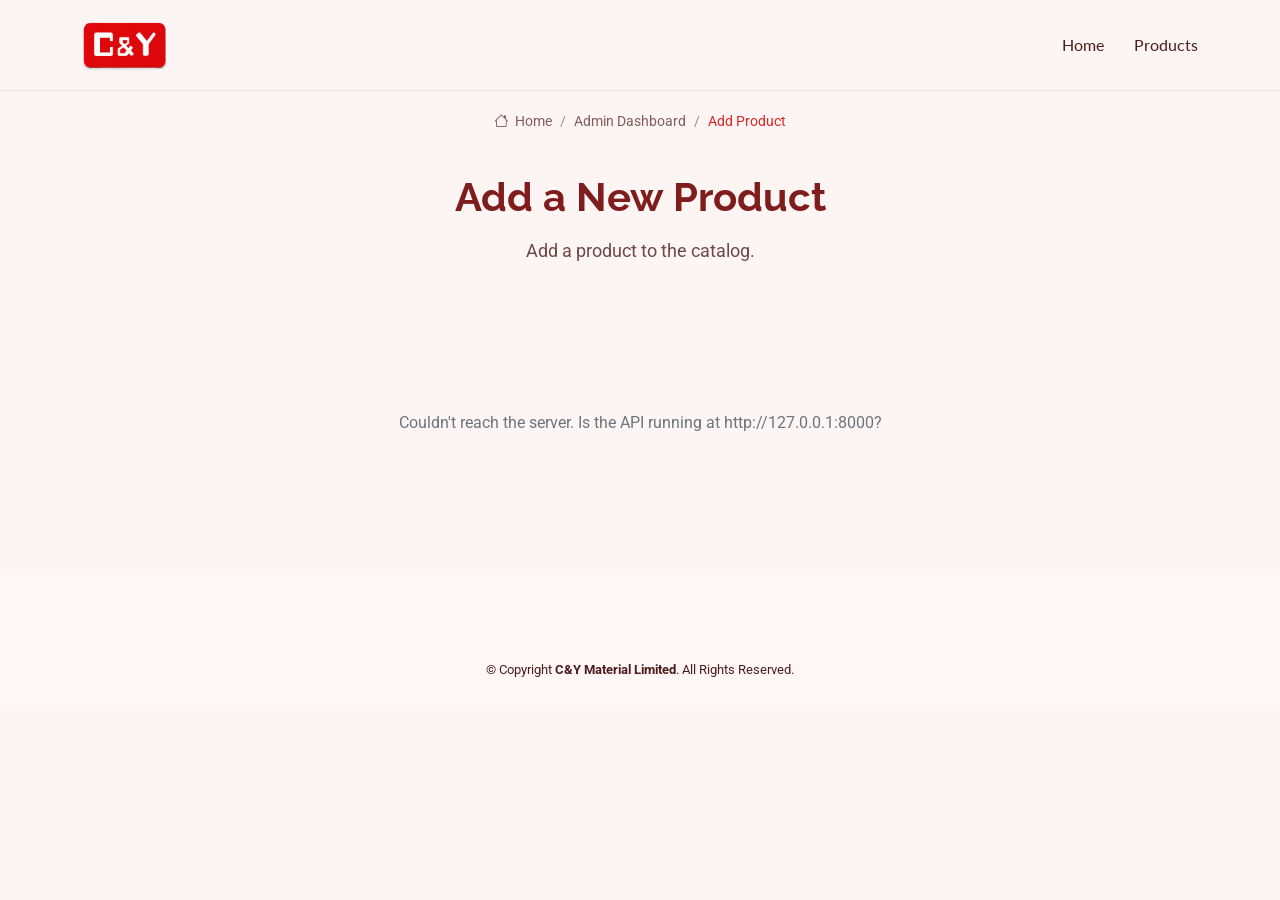
<file: add_product.html>
<!DOCTYPE html>
<html lang="en">

<head>
  <meta charset="utf-8">
  <meta content="width=device-width, initial-scale=1.0" name="viewport">
  <title>Add Product | C&amp;Y Material Limited</title>
  <meta name="robots" content="noindex, nofollow">

  <link href="assets/img/favicon.png" rel="icon">
  <link href="assets/img/apple-touch-icon.png" rel="apple-touch-icon">

  <link href="https://fonts.googleapis.com" rel="preconnect">
  <link href="https://fonts.gstatic.com" rel="preconnect" crossorigin>
  <link href="https://fonts.googleapis.com/css2?family=Roboto:ital,wght@0,100;0,300;0,400;0,500;0,700;0,900;1,100;1,300;1,400;1,500;1,700;1,900&family=Lato:ital,wght@0,100;0,300;0,400;0,700;0,900;1,100;1,300;1,400;1,700;1,900&family=Raleway:ital,wght@0,100;0,200;0,300;0,400;0,500;0,600;0,700;0,800;0,900;1,100;1,200;1,300;1,400;1,500;1,600;1,700;1,800;1,900&display=swap" rel="stylesheet">

  <link href="assets/vendor/bootstrap/css/bootstrap.min.css" rel="stylesheet">
  <link href="assets/vendor/bootstrap-icons/bootstrap-icons.css" rel="stylesheet">
  <link href="assets/vendor/aos/aos.css" rel="stylesheet">
  <link href="assets/css/main.css" rel="stylesheet">

  <style>
    .form-section { padding: 50px 0 80px; }
    .form-card {
      background: #fff; border-radius: 16px; box-shadow: 0 10px 30px rgba(0,0,0,.06);
      padding: 36px 40px; max-width: 780px; margin: 0 auto;
    }
    .form-card h1 { font-size: 1.5rem; font-weight: 700; margin-bottom: 6px; }
    .form-card .subtext { color: #6c757d; margin-bottom: 26px; font-size: .95rem; }

    .pform label { font-weight: 600; font-size: .9rem; margin-bottom: 6px; display: block; margin-top: 20px; }
    .pform label:first-of-type { margin-top: 0; }
    .pform .field-hint { font-weight: 400; color: #6c757d; font-size: .82rem; }
    .pform .form-control, .pform .form-select {
      padding: 11px 14px; border-radius: 10px; border: 1.5px solid #dcdfe4;
    }
    .pform .form-control:focus, .pform .form-select:focus {
      border-color: var(--accent-color, #0d6efd);
      box-shadow: 0 0 0 3px color-mix(in srgb, var(--accent-color, #0d6efd) 15%, transparent);
    }

    .drop-zone {
      border: 2px dashed #dcdfe4; border-radius: 12px; padding: 34px; text-align: center;
      color: #8a8f98; cursor: pointer; margin-top: 8px; transition: border-color .15s, background .15s, color .15s;
    }
    .drop-zone p { margin: 0; font-size: .92rem; }
    .drop-zone:hover, .drop-zone-active {
      border-color: var(--accent-color, #0d6efd); color: var(--accent-color, #0d6efd);
      background: color-mix(in srgb, var(--accent-color, #0d6efd) 6%, transparent);
    }

    .image-previews { display: flex; flex-wrap: wrap; gap: 12px; margin-top: 12px; }
    .image-preview {
      position: relative; display: flex; flex-direction: column; align-items: center; gap: 5px;
      border: 2px solid transparent; border-radius: 10px; padding: 6px; background: #f8f9fb;
    }
    .image-preview:has(input:checked) {
      border-color: var(--accent-color, #0d6efd);
      background: color-mix(in srgb, var(--accent-color, #0d6efd) 8%, transparent);
    }
    .image-preview img { width: 92px; height: 92px; object-fit: cover; border-radius: 8px; }
    .image-preview-radio { display: flex; align-items: center; gap: 5px; font-size: .74rem; color: #555; cursor: pointer; }
    .image-preview-remove {
      position: absolute; top: -8px; right: -8px; width: 22px; height: 22px; border-radius: 50%;
      border: none; background: #b3261e; color: #fff; cursor: pointer; line-height: 1; font-size: 14px;
    }

    .form-error {
      background: #fdecea; color: #b3261e; border-radius: 10px; padding: 12px 16px;
      font-size: .9rem; margin-bottom: 18px; display: none;
    }
    .form-actions { display: flex; gap: 12px; margin-top: 30px; }
    .btn-save {
      background: var(--accent-color, #0d6efd); color: #fff; border: none;
      padding: 13px 30px; border-radius: 50px; font-weight: 600;
      transition: transform .2s ease, box-shadow .2s ease; box-shadow: 0 8px 22px rgba(0,0,0,.18);
    }
    .btn-save:hover:not(:disabled) { transform: translateY(-2px); color: #fff; }
    .btn-save:disabled { opacity: .7; cursor: not-allowed; }
    .btn-cancel {
      background: #fff; color: #212529; border: 1.5px solid #dcdfe4; padding: 13px 26px;
      border-radius: 50px; font-weight: 600; text-decoration: none; transition: border-color .2s ease;
    }
    .btn-cancel:hover { border-color: var(--accent-color, #0d6efd); color: #212529; }
    .form-status { text-align: center; padding: 60px 0; color: #6c757d; }
  </style>
</head>

<body class="starter-page-page">

  <header id="header" class="header d-flex align-items-center sticky-top">
    <div class="container position-relative d-flex align-items-center justify-content-between">
      <a href="index.html" class="logo d-flex align-items-center me-auto me-xl-0">
        <img src="assets/img/nav_logo2.png" alt="C&amp;Y Material Limited">
      </a>
      <nav id="navmenu" class="navmenu">
        <ul>
          <li><a href="index.html#hero">Home</a></li>
          <li><a href="products.html">Products</a></li>
        </ul>
        <i class="mobile-nav-toggle d-xl-none bi bi-list"></i>
      </nav>
    </div>
  </header>

  <main class="main">

    <div class="page-title">
      <div class="breadcrumbs">
        <nav aria-label="breadcrumb">
          <ol class="breadcrumb">
            <li class="breadcrumb-item"><a href="index.html"><i class="bi bi-house"></i> Home</a></li>
            <li class="breadcrumb-item"><a href="admin_dashboard.html">Admin Dashboard</a></li>
            <li class="breadcrumb-item active current">Add Product</li>
          </ol>
        </nav>
      </div>
      <div class="title-wrapper">
        <h1>Add a New Product</h1>
        <p>Add a product to the catalog.</p>
      </div>
    </div>

    <section class="form-section">
      <div class="container" id="page-root" style="display:none;">
        <div class="form-card">
          <h1>Product details</h1>
          <p class="subtext">Fields marked required must be filled in before saving.</p>

          <div class="form-error" id="form-error"></div>

          <form id="product-form" class="pform" novalidate>
            <label for="name">Name <span class="text-danger">*</span></label>
            <input type="text" class="form-control" id="name" required>

            <label for="category_select">Category</label>
            <select class="form-select" id="category_select">
              <option value="" selected>No category</option>
              <option value="Sleep Audio Solutions">Sleep Audio Solutions</option>
              <option value="Everyday Audio Series">Everyday Audio Series</option>
              <option value="Gaming Audio Series">Gaming Audio Series</option>
              <option value="Innovation Series">Innovation Series</option>
              <option value="Charging Solutions">Charging Solutions</option>
            </select>

            <label for="summary">Summary <span class="field-hint">(short line for the listing card)</span></label>
            <input type="text" class="form-control" id="summary" maxlength="500">

            <label for="description">Description</label>
            <textarea class="form-control" id="description" rows="6"></textarea>

            <label for="images">Images</label>
            <div id="drop-zone" class="drop-zone">
              <p>Drag &amp; drop images here, or click to browse</p>
            </div>
            <input type="file" id="images" accept="image/*" multiple style="display:none;">
            <p class="field-hint">
              Drag files in, or click the box to open the picker (open it again to add more).
              Click a thumbnail's radio to mark it as the primary photo. Click × to remove one.
            </p>
            <div id="image-previews" class="image-previews"></div>

            <div class="form-actions">
              <button type="submit" class="btn-save" id="save-btn">Save product</button>
              <a href="admin_dashboard.html" class="btn-cancel">Cancel</a>
            </div>
          </form>
        </div>
      </div>

      <div class="form-status" id="form-status">Checking session…</div>

    </section>

  </main>

  <footer id="footer" class="footer light-background">
    <div class="container footer-bottom">
      <div class="row gy-3">
        <div class="col-12 text-center">
          <div class="copyright">
            <p>© <span>Copyright</span> <strong class="sitename">C&amp;Y Material Limited</strong>. All Rights Reserved.</p>
          </div>
        </div>
      </div>
    </div>
  </footer>

  <script src="assets/vendor/bootstrap/js/bootstrap.bundle.min.js"></script>
  <script src="assets/vendor/aos/aos.js"></script>
  <script src="assets/js/main.js"></script>

  <!-- ============================================================
       Talks to the Laravel backend (same conventions as login.html /
       admin-dashboard.html — Sanctum SPA cookie auth):
       - GET  /api/user              confirms an admin session
       - POST /api/admin/products    multipart/form-data, creates the product

       The category dropdown sends a plain "category_name" string —
       the backend resolves/creates the Category row itself
       (Api\Admin\ProductController::resolveCategoryId), so there's no
       separate category-lookup request to get wrong here.

       All state-changing requests need the X-XSRF-TOKEN header set from
       the XSRF-TOKEN cookie Sanctum issues — same pattern as login.html.
       ============================================================ -->
  <script>
    const API_BASE_URL = "http://127.0.0.1:8000";

    const pageRoot = document.getElementById("page-root");
    const statusEl = document.getElementById("form-status");
    const errorBox = document.getElementById("form-error");
    const form = document.getElementById("product-form");
    const saveBtn = document.getElementById("save-btn");

    const categorySelect = document.getElementById("category_select");

    const imagesInput = document.getElementById("images");
    const dropZone = document.getElementById("drop-zone");
    const previewContainer = document.getElementById("image-previews");

    let selectedFiles = [];

    function readCookie(name) {
      const match = document.cookie.match(new RegExp("(^| )" + name + "=([^;]+)"));
      return match ? decodeURIComponent(match[2]) : null;
    }

    async function ensureCsrfToken() {
      if (readCookie("XSRF-TOKEN")) return;
      await fetch(`${API_BASE_URL}/sanctum/csrf-cookie`, { credentials: "include" });
    }

    function showError(message) {
      errorBox.textContent = message;
      errorBox.style.display = "block";
    }
    function hideError() {
      errorBox.style.display = "none";
    }

    function fileKey(file) {
      return `${file.name}-${file.size}-${file.lastModified}`;
    }

    function addFiles(newFiles) {
      const imageFiles = newFiles.filter((f) => f.type.startsWith("image/"));
      const existingKeys = new Set(selectedFiles.map(fileKey));
      const filtered = imageFiles.filter((f) => !existingKeys.has(fileKey(f)));
      selectedFiles = selectedFiles.concat(filtered);
      renderPreviews();
    }

    function renderPreviews() {
      previewContainer.innerHTML = "";
      selectedFiles.forEach((file, index) => {
        const url = URL.createObjectURL(file);

        const wrapper = document.createElement("div");
        wrapper.className = "image-preview";

        const removeBtn = document.createElement("button");
        removeBtn.type = "button";
        removeBtn.className = "image-preview-remove";
        removeBtn.textContent = "\u00d7";
        removeBtn.setAttribute("aria-label", "Remove image");
        removeBtn.addEventListener("click", () => {
          selectedFiles.splice(index, 1);
          renderPreviews();
        });

        const img = document.createElement("img");
        img.src = url;
        img.alt = file.name;

        const radioLabel = document.createElement("label");
        radioLabel.className = "image-preview-radio";

        const radio = document.createElement("input");
        radio.type = "radio";
        radio.name = "primary_index";
        radio.value = index;
        if (index === 0) radio.checked = true;

        const caption = document.createElement("span");
        caption.textContent = "Primary";

        radioLabel.appendChild(radio);
        radioLabel.appendChild(caption);
        wrapper.appendChild(removeBtn);
        wrapper.appendChild(img);
        wrapper.appendChild(radioLabel);
        previewContainer.appendChild(wrapper);
      });
    }

    dropZone.addEventListener("click", () => imagesInput.click());
    imagesInput.addEventListener("change", () => addFiles(Array.from(imagesInput.files)));

    ["dragenter", "dragover"].forEach((eventName) => {
      dropZone.addEventListener(eventName, (event) => {
        event.preventDefault();
        event.stopPropagation();
        dropZone.classList.add("drop-zone-active");
      });
    });
    ["dragleave", "drop"].forEach((eventName) => {
      dropZone.addEventListener(eventName, (event) => {
        event.preventDefault();
        event.stopPropagation();
        dropZone.classList.remove("drop-zone-active");
      });
    });
    dropZone.addEventListener("drop", (event) => addFiles(Array.from(event.dataTransfer.files)));

    form.addEventListener("submit", async (event) => {
      event.preventDefault();
      hideError();

      if (!form.reportValidity()) return;

      const primaryChecked = previewContainer.querySelector('input[name="primary_index"]:checked');
      const primaryIndex = primaryChecked ? primaryChecked.value : 0;

      saveBtn.disabled = true;
      saveBtn.textContent = "Saving…";

      try {
        await ensureCsrfToken();

        const fd = new FormData();
        fd.append("name", document.getElementById("name").value.trim());
        fd.append("category_name", categorySelect.value); // resolved/created server-side
        fd.append("summary", document.getElementById("summary").value.trim());
        fd.append("description", document.getElementById("description").value.trim());
        fd.append("primary_index", primaryIndex);
        selectedFiles.forEach((file) => fd.append("images[]", file));

        const res = await fetch(`${API_BASE_URL}/api/admin/products`, {
          method: "POST",
          credentials: "include",
          headers: {
            Accept: "application/json",
            "X-XSRF-TOKEN": readCookie("XSRF-TOKEN") || "",
          },
          body: fd,
        });

        if (!res.ok) {
          const data = await res.json().catch(() => ({}));
          const message = data.errors
            ? Object.values(data.errors).flat().join(" ")
            : data.message || "Couldn't save the product. Please check the fields and try again.";
          showError(message);
          return;
        }

        window.location.href = "admin_dashboard.html";
      } catch (err) {
        console.error("Save failed", err);
        showError(err.message || `Couldn't reach the server. Is the API running at ${API_BASE_URL}?`);
      } finally {
        saveBtn.disabled = false;
        saveBtn.textContent = "Save product";
      }
    });

    async function init() {
      try {
        const res = await fetch(`${API_BASE_URL}/api/user`, { credentials: "include" });
        if (!res.ok) {
          window.location.href = "login.html";
          return;
        }
        statusEl.style.display = "none";
        pageRoot.style.display = "";
        await ensureCsrfToken();
      } catch (err) {
        console.error("Session check failed", err);
        statusEl.textContent = `Couldn't reach the server. Is the API running at ${API_BASE_URL}?`;
      }
    }

    init();
  </script>

</body>

</html>
</file>
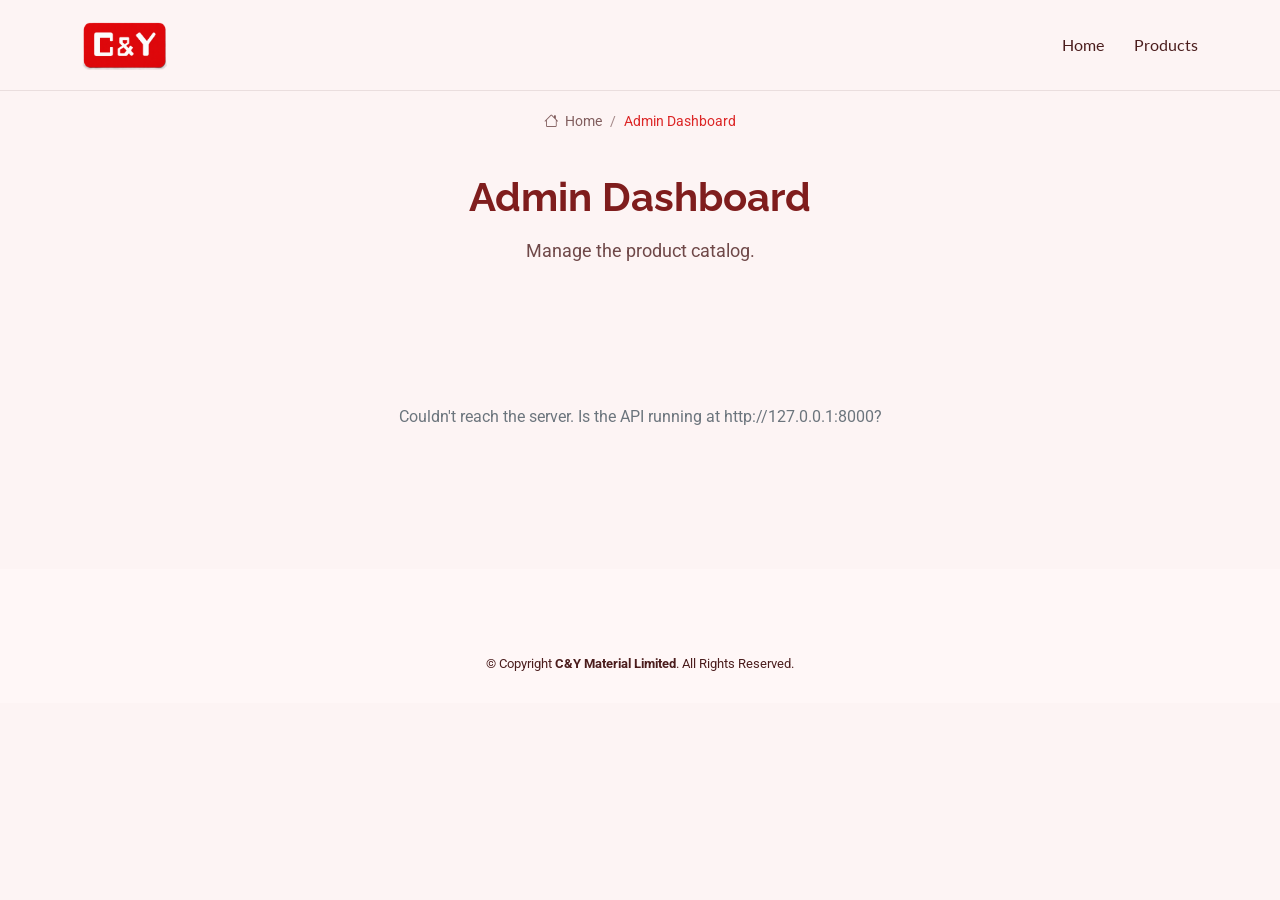
<file: admin_dashboard.html>
<!DOCTYPE html>
<html lang="en">

<head>
  <meta charset="utf-8">
  <meta content="width=device-width, initial-scale=1.0" name="viewport">
  <title>Admin Dashboard | C&amp;Y Material Limited</title>
  <meta name="robots" content="noindex, nofollow">

  <link href="assets/img/favicon.png" rel="icon">
  <link href="assets/img/apple-touch-icon.png" rel="apple-touch-icon">

  <link href="https://fonts.googleapis.com" rel="preconnect">
  <link href="https://fonts.gstatic.com" rel="preconnect" crossorigin>
  <link href="https://fonts.googleapis.com/css2?family=Roboto:ital,wght@0,100;0,300;0,400;0,500;0,700;0,900;1,100;1,300;1,400;1,500;1,700;1,900&family=Lato:ital,wght@0,100;0,300;0,400;0,700;0,900;1,100;1,300;1,400;1,700;1,900&family=Raleway:ital,wght@0,100;0,200;0,300;0,400;0,500;0,600;0,700;0,800;0,900;1,100;1,200;1,300;1,400;1,500;1,600;1,700;1,800;1,900&display=swap" rel="stylesheet">

  <link href="assets/vendor/bootstrap/css/bootstrap.min.css" rel="stylesheet">
  <link href="assets/vendor/bootstrap-icons/bootstrap-icons.css" rel="stylesheet">
  <link href="assets/vendor/aos/aos.css" rel="stylesheet">
  <link href="assets/css/main.css" rel="stylesheet">

  <style>
    .dash-section { padding: 44px 0 80px; }

    /* ---------- Top toolbar: who's signed in + primary actions ---------- */
    .dash-toolbar {
      display: flex; flex-wrap: wrap; align-items: center; justify-content: space-between;
      gap: 16px; margin-bottom: 20px;
    }
    .dash-toolbar .user-chip {
      display: flex; align-items: center; gap: 10px; color: #6c757d; font-size: .9rem;
    }
    .dash-actions { display: flex; flex-wrap: wrap; gap: 10px; }
    .btn-dash {
      display: inline-flex; align-items: center; gap: 8px; text-decoration: none;
      padding: 10px 20px; border-radius: 50px; font-weight: 600; font-size: .9rem; border: none;
      transition: transform .2s ease, box-shadow .2s ease;
    }
    .btn-dash-primary { background: var(--accent-color, #dc2626); color: #fff; box-shadow: 0 6px 16px rgba(0,0,0,.15); }
    .btn-dash-primary:hover { transform: translateY(-2px); color: #fff; }
    .btn-dash-outline { background: #fff; color: #212529; border: 1.5px solid #dcdfe4; }
    .btn-dash-outline:hover { border-color: var(--accent-color, #dc2626); color: #212529; }

    /* ---------- Filter bar ---------- */
    .dash-filterbar {
      background: #fff; border-radius: 16px; box-shadow: 0 6px 18px rgba(0,0,0,.05);
      padding: 16px 20px; margin-bottom: 20px;
      display: flex; flex-wrap: wrap; align-items: center; gap: 14px;
    }
    .dash-search {
      position: relative; flex: 1 1 240px; min-width: 200px;
    }
    .dash-search i {
      position: absolute; left: 14px; top: 50%; transform: translateY(-50%); color: #adb5bd;
    }
    .dash-search input {
      width: 100%; padding: 10px 14px 10px 38px; border-radius: 10px; border: 1.5px solid #dcdfe4;
      font-size: .9rem;
    }
    .dash-search input:focus {
      outline: none; border-color: var(--accent-color, #dc2626);
      box-shadow: 0 0 0 3px color-mix(in srgb, var(--accent-color, #dc2626) 15%, transparent);
    }
    .dash-filterbar select {
      padding: 10px 14px; border-radius: 10px; border: 1.5px solid #dcdfe4; font-size: .9rem;
      flex: 0 0 auto; min-width: 170px;
    }
    .dash-filterbar select:focus {
      outline: none; border-color: var(--accent-color, #dc2626);
      box-shadow: 0 0 0 3px color-mix(in srgb, var(--accent-color, #dc2626) 15%, transparent);
    }
    .dash-results-count { color: #6c757d; font-size: .85rem; white-space: nowrap; }
    .btn-clear-filters {
      background: none; border: none; color: var(--accent-color, #dc2626); font-weight: 600;
      font-size: .85rem; white-space: nowrap; display: none;
    }
    .btn-clear-filters:hover { text-decoration: underline; }

    /* ---------- Table ---------- */
    .dash-table-wrap { background: #fff; border-radius: 16px; box-shadow: 0 10px 30px rgba(0,0,0,.06); overflow: hidden; overflow-x: auto; }
    table.dash-table { width: 100%; border-collapse: collapse; min-width: 640px; }
    .dash-table th {
      text-align: left; padding: 14px 20px; font-size: .76rem; text-transform: uppercase;
      letter-spacing: .05em; color: #6c757d; border-bottom: 1px solid #eceef1; background: #f8f9fb;
      white-space: nowrap;
    }
    .dash-table td { padding: 14px 20px; border-bottom: 1px solid #f1f3f6; font-size: .9rem; vertical-align: middle; }
    .dash-table tr:last-child td { border-bottom: none; }
    .dash-table td.dash-name-cell { max-width: 260px; }
    .dash-table td.dash-summary-cell {
      max-width: 320px; color: #6c757d; overflow: hidden; text-overflow: ellipsis;
      white-space: nowrap;
    }
    .dash-thumb { width: 44px; height: 44px; border-radius: 8px; object-fit: cover; background: #f1f3f6; flex-shrink: 0; }
    .dash-thumb-empty {
      width: 44px; height: 44px; border-radius: 8px; background: #f1f3f6;
      display: flex; align-items: center; justify-content: center; color: #adb5bd; font-size: .68rem; flex-shrink: 0;
    }
    .dash-name-wrap { display: flex; align-items: center; gap: 12px; }
    .dash-name-text { font-weight: 600; overflow: hidden; text-overflow: ellipsis; white-space: nowrap; }
    .dash-category-pill {
      display: inline-block; background: #f1f3f6; color: #495057; font-size: .76rem;
      padding: 4px 12px; border-radius: 50px; white-space: nowrap;
    }
    .dash-category-pill.none { color: #adb5bd; font-style: italic; }
    .dash-row-actions { display: flex; gap: 16px; white-space: nowrap; }
    .dash-row-actions a { font-size: .85rem; font-weight: 600; text-decoration: none; }
    .dash-row-actions a.edit-link { color: var(--accent-color, #dc2626); }
    .dash-row-actions a.delete-link { color: #6c757d; }
    .dash-row-actions a.delete-link:hover { color: #b3261e; }
    .dash-status { text-align: center; padding: 60px 0; color: #6c757d; }
    .dash-status i { font-size: 2rem; display: block; margin-bottom: 10px; color: #ced4da; }

    /* ---------- Pagination ---------- */
    .dash-pagination {
      display: flex; align-items: center; justify-content: space-between; gap: 16px;
      flex-wrap: wrap; margin-top: 18px;
    }
    .dash-pagination .page-info { color: #6c757d; font-size: .85rem; }
    .page-btns { display: flex; gap: 6px; flex-wrap: wrap; }
    .page-btns button {
      min-width: 38px; height: 38px; border-radius: 10px; border: 1.5px solid #dcdfe4; background: #fff;
      font-weight: 600; font-size: .85rem; color: #212529; transition: all .15s ease;
    }
    .page-btns button:hover:not(:disabled):not(.active) { border-color: var(--accent-color, #dc2626); color: var(--accent-color, #dc2626); }
    .page-btns button.active { background: var(--accent-color, #dc2626); border-color: var(--accent-color, #dc2626); color: #fff; }
    .page-btns button:disabled { opacity: .4; cursor: not-allowed; }

    @media (max-width: 576px) {
      .dash-filterbar select, .dash-search { flex: 1 1 100%; }
      .dash-results-count, .btn-clear-filters { width: 100%; }
    }
  </style>
</head>

<body class="starter-page-page">

  <header id="header" class="header d-flex align-items-center sticky-top">
    <div class="container position-relative d-flex align-items-center justify-content-between">
      <a href="index.html" class="logo d-flex align-items-center me-auto me-xl-0">
        <img src="assets/img/nav_logo2.png" alt="C&amp;Y Material Limited">
      </a>
      <nav id="navmenu" class="navmenu">
        <ul>
          <li><a href="index.html#hero">Home</a></li>
          <li><a href="products.html">Products</a></li>
        </ul>
        <i class="mobile-nav-toggle d-xl-none bi bi-list"></i>
      </nav>
    </div>
  </header>

  <main class="main">

    <div class="page-title">
      <div class="breadcrumbs">
        <nav aria-label="breadcrumb">
          <ol class="breadcrumb">
            <li class="breadcrumb-item"><a href="index.html"><i class="bi bi-house"></i> Home</a></li>
            <li class="breadcrumb-item active current">Admin Dashboard</li>
          </ol>
        </nav>
      </div>
      <div class="title-wrapper">
        <h1>Admin Dashboard</h1>
        <p>Manage the product catalog.</p>
      </div>
    </div>

    <section class="dash-section">
      <div class="container" id="dash-root" style="display:none;">

        <div class="dash-toolbar">
          <div class="user-chip">
            <i class="bi bi-person-circle"></i>
            <span id="user-chip-text">Signed in</span>
          </div>
          <div class="dash-actions">
            <a href="#" id="add-product-link" class="btn-dash btn-dash-primary"><i class="bi bi-plus-lg"></i> Add product</a>
            <a href="#" id="manage-ads-link" class="btn-dash btn-dash-outline"><i class="bi bi-megaphone"></i> Manage ads</a>
            <a href="#" id="manage-admins-link" class="btn-dash btn-dash-outline"><i class="bi bi-people"></i> Manage admins</a>
            <button type="button" id="logout-btn" class="btn-dash btn-dash-outline"><i class="bi bi-box-arrow-right"></i> Sign out</button>
          </div>
        </div>

        <div class="dash-filterbar">
          <div class="dash-search">
            <i class="bi bi-search"></i>
            <input type="text" id="search-input" placeholder="Search products by name or summary…">
          </div>
          <select id="category-filter">
            <option value="">All categories</option>
          </select>
          <span class="dash-results-count" id="results-count"></span>
          <button type="button" class="btn-clear-filters" id="clear-filters-btn">Clear filters</button>
        </div>

        <div class="dash-table-wrap">
          <table class="dash-table">
            <thead>
              <tr>
                <th>Product</th>
                <th>Category</th>
                <th>Summary</th>
                <th></th>
              </tr>
            </thead>
            <tbody id="product-rows"></tbody>
          </table>
        </div>

        <div class="dash-pagination" id="pagination-wrap" style="display:none;">
          <span class="page-info" id="page-info"></span>
          <div class="page-btns" id="page-btns"></div>
        </div>

      </div>

      <div class="dash-status" id="dash-status">Checking session…</div>

    </section>

  </main>

  <footer id="footer" class="footer light-background">
    <div class="container footer-bottom">
      <div class="row gy-3">
        <div class="col-12 text-center">
          <div class="copyright">
            <p>© <span>Copyright</span> <strong class="sitename">C&amp;Y Material Limited</strong>. All Rights Reserved.</p>
          </div>
        </div>
      </div>
    </div>
  </footer>

  <script src="assets/vendor/bootstrap/js/bootstrap.bundle.min.js"></script>
  <script src="assets/vendor/aos/aos.js"></script>
  <script src="assets/js/main.js"></script>

  <!-- ============================================================
       Still fully static / client-side (no server-side templating):
       1. Confirms a valid admin session via /api/user.
       2. Loads the full product list once from /api/products (that
          endpoint already returns every product plus the distinct
          category list — no separate /api/categories round trip
          needed) and does search + category filtering + pagination
          entirely client-side, since the API has no query params for
          any of that yet.
       3. Add/Edit/Delete/Manage-ads/Manage-admins link out to their
          existing pages as normal same-origin navigations.
       ============================================================ -->
  <script>
    const API_BASE_URL = "http://127.0.0.1:8000";
    const PAGE_SIZE = 8;

    const dashRoot = document.getElementById("dash-root");
    const statusEl = document.getElementById("dash-status");
    const rowsEl = document.getElementById("product-rows");
    const searchInput = document.getElementById("search-input");
    const categoryFilter = document.getElementById("category-filter");
    const resultsCount = document.getElementById("results-count");
    const clearFiltersBtn = document.getElementById("clear-filters-btn");
    const paginationWrap = document.getElementById("pagination-wrap");
    const pageInfo = document.getElementById("page-info");
    const pageBtns = document.getElementById("page-btns");

    let allProducts = [];
    let filteredProducts = [];
    let currentPage = 1;
    let searchDebounceTimer = null;

    function escapeHtml(str) {
      if (!str) return "";
      return str.replace(/[&<>"']/g, (c) => ({
        "&": "&amp;", "<": "&lt;", ">": "&gt;", '"': "&quot;", "'": "&#39;"
      }[c]));
    }

    function readCookie(name) {
      const match = document.cookie.match(new RegExp("(^| )" + name + "=([^;]+)"));
      return match ? decodeURIComponent(match[2]) : null;
    }

    async function ensureCsrfToken() {
      if (readCookie("XSRF-TOKEN")) return;
      await fetch(`${API_BASE_URL}/sanctum/csrf-cookie`, { credentials: "include" });
    }

    /* ---------- Rendering ---------- */
    function productRowHTML(product) {
      const thumb = product.primary_image
        ? `<img class="dash-thumb" src="${product.primary_image.url}" alt="${escapeHtml(product.name)}">`
        : `<div class="dash-thumb-empty">—</div>`;
      const category = product.category
        ? `<span class="dash-category-pill">${escapeHtml(product.category.name)}</span>`
        : `<span class="dash-category-pill none">Uncategorized</span>`;

      return `
        <tr>
          <td class="dash-name-cell">
            <div class="dash-name-wrap">
              ${thumb}
              <span class="dash-name-text" title="${escapeHtml(product.name)}">${escapeHtml(product.name)}</span>
            </div>
          </td>
          <td>${category}</td>
          <td class="dash-summary-cell" title="${escapeHtml(product.summary || "")}">${escapeHtml(product.summary || "—")}</td>
          <td class="dash-row-actions">
            <a class="edit-link" href="edit_product.html?id=${product.id}">Edit</a>
            <a class="delete-link" href="#" data-id="${product.id}" data-name="${escapeHtml(product.name)}">Delete</a>
          </td>
        </tr>`;
    }

    function attachDeleteHandlers() {
      rowsEl.querySelectorAll(".delete-link").forEach((link) => {
        link.addEventListener("click", async (e) => {
          e.preventDefault();
          const { id, name } = link.dataset;
          if (!confirm(`Delete "${name}"?`)) return;

          try {
            await ensureCsrfToken();
            const csrf = readCookie("XSRF-TOKEN");
            const res = await fetch(`${API_BASE_URL}/api/admin/products/${id}`, {
              method: "DELETE",
              credentials: "include",
              headers: { "X-XSRF-TOKEN": csrf || "", "Accept": "application/json" },
            });
            if (!res.ok) throw new Error(`HTTP ${res.status}`);
            await loadProducts();
          } catch (err) {
            console.error("Delete failed", err);
            alert("Couldn't delete that product.");
          }
        });
      });
    }

    function renderPage() {
      const totalPages = Math.max(1, Math.ceil(filteredProducts.length / PAGE_SIZE));
      currentPage = Math.min(currentPage, totalPages);

      const start = (currentPage - 1) * PAGE_SIZE;
      const pageItems = filteredProducts.slice(start, start + PAGE_SIZE);

      rowsEl.innerHTML = pageItems.length
        ? pageItems.map(productRowHTML).join("")
        : `<tr><td colspan="4" class="dash-status"><i class="bi bi-inboxes"></i>No products match your filters.</td></tr>`;
      attachDeleteHandlers();

      // Results count + clear-filters visibility
      const hasFilters = !!(searchInput.value.trim() || categoryFilter.value);
      resultsCount.textContent = `${filteredProducts.length} product${filteredProducts.length === 1 ? "" : "s"}`;
      clearFiltersBtn.style.display = hasFilters ? "inline-block" : "none";

      // Pagination controls
      if (filteredProducts.length <= PAGE_SIZE) {
        paginationWrap.style.display = "none";
        return;
      }
      paginationWrap.style.display = "flex";
      const shownStart = filteredProducts.length ? start + 1 : 0;
      const shownEnd = Math.min(start + PAGE_SIZE, filteredProducts.length);
      pageInfo.textContent = `Showing ${shownStart}–${shownEnd} of ${filteredProducts.length}`;

      let btns = `<button type="button" data-page="${currentPage - 1}" ${currentPage === 1 ? "disabled" : ""}><i class="bi bi-chevron-left"></i></button>`;
      for (let p = 1; p <= totalPages; p++) {
        btns += `<button type="button" data-page="${p}" class="${p === currentPage ? "active" : ""}">${p}</button>`;
      }
      btns += `<button type="button" data-page="${currentPage + 1}" ${currentPage === totalPages ? "disabled" : ""}><i class="bi bi-chevron-right"></i></button>`;
      pageBtns.innerHTML = btns;

      pageBtns.querySelectorAll("button").forEach((btn) => {
        btn.addEventListener("click", () => {
          currentPage = Number(btn.dataset.page);
          renderPage();
          window.scrollTo({ top: dashRoot.offsetTop - 20, behavior: "smooth" });
        });
      });
    }

    function applyFilters() {
      const term = searchInput.value.trim().toLowerCase();
      const category = categoryFilter.value;

      filteredProducts = allProducts.filter((p) => {
        const matchesTerm = !term
          || p.name.toLowerCase().includes(term)
          || (p.summary || "").toLowerCase().includes(term);
        const matchesCategory = !category || (p.category && p.category.name === category);
        return matchesTerm && matchesCategory;
      });

      currentPage = 1;
      renderPage();
    }

    function populateCategoryFilter(categories) {
      const existing = new Set([...categoryFilter.options].map((o) => o.value));
      categories.forEach((name) => {
        if (existing.has(name)) return;
        const option = document.createElement("option");
        option.value = name;
        option.textContent = name;
        categoryFilter.appendChild(option);
      });
    }

    async function loadProducts() {
      try {
        const res = await fetch(`${API_BASE_URL}/api/products`);
        const data = await res.json();
        allProducts = data.products || [];
        populateCategoryFilter(data.categories || []);
        applyFilters();
      } catch (err) {
        console.error("Failed to load products", err);
        rowsEl.innerHTML = `<tr><td colspan="4" class="dash-status">Couldn't load products.</td></tr>`;
      }
    }

    searchInput.addEventListener("input", () => {
      clearTimeout(searchDebounceTimer);
      searchDebounceTimer = setTimeout(applyFilters, 200);
    });
    categoryFilter.addEventListener("change", applyFilters);
    clearFiltersBtn.addEventListener("click", () => {
      searchInput.value = "";
      categoryFilter.value = "";
      applyFilters();
    });

    async function init() {
      try {
        const res = await fetch(`${API_BASE_URL}/api/user`, { credentials: "include" });
        if (!res.ok) {
          window.location.href = "login.html";
          return;
        }
        const user = await res.json();

        document.getElementById("user-chip-text").textContent = `Signed in as ${user.name || user.email}`;

        document.getElementById("add-product-link").href = "add_product.html";
        document.getElementById("manage-ads-link").href = "manage_ads.html";
        document.getElementById("manage-admins-link").href = "manage_admins.html";

        statusEl.style.display = "none";
        dashRoot.style.display = "";

        await ensureCsrfToken();
        await loadProducts();
      } catch (err) {
        console.error("Session check failed", err);
        statusEl.textContent = `Couldn't reach the server. Is the API running at ${API_BASE_URL}?`;
      }
    }

    document.getElementById("logout-btn").addEventListener("click", async () => {
      try {
        const csrf = readCookie("XSRF-TOKEN");
        await fetch(`${API_BASE_URL}/logout`, {
          method: "POST",
          credentials: "include",
          headers: { "X-XSRF-TOKEN": csrf || "", "Accept": "application/json" },
        });
      } catch (err) {
        console.error("Logout failed", err);
      }
      window.location.href = "login.html";
    });

    init();
  </script>

</body>

</html>
</file>
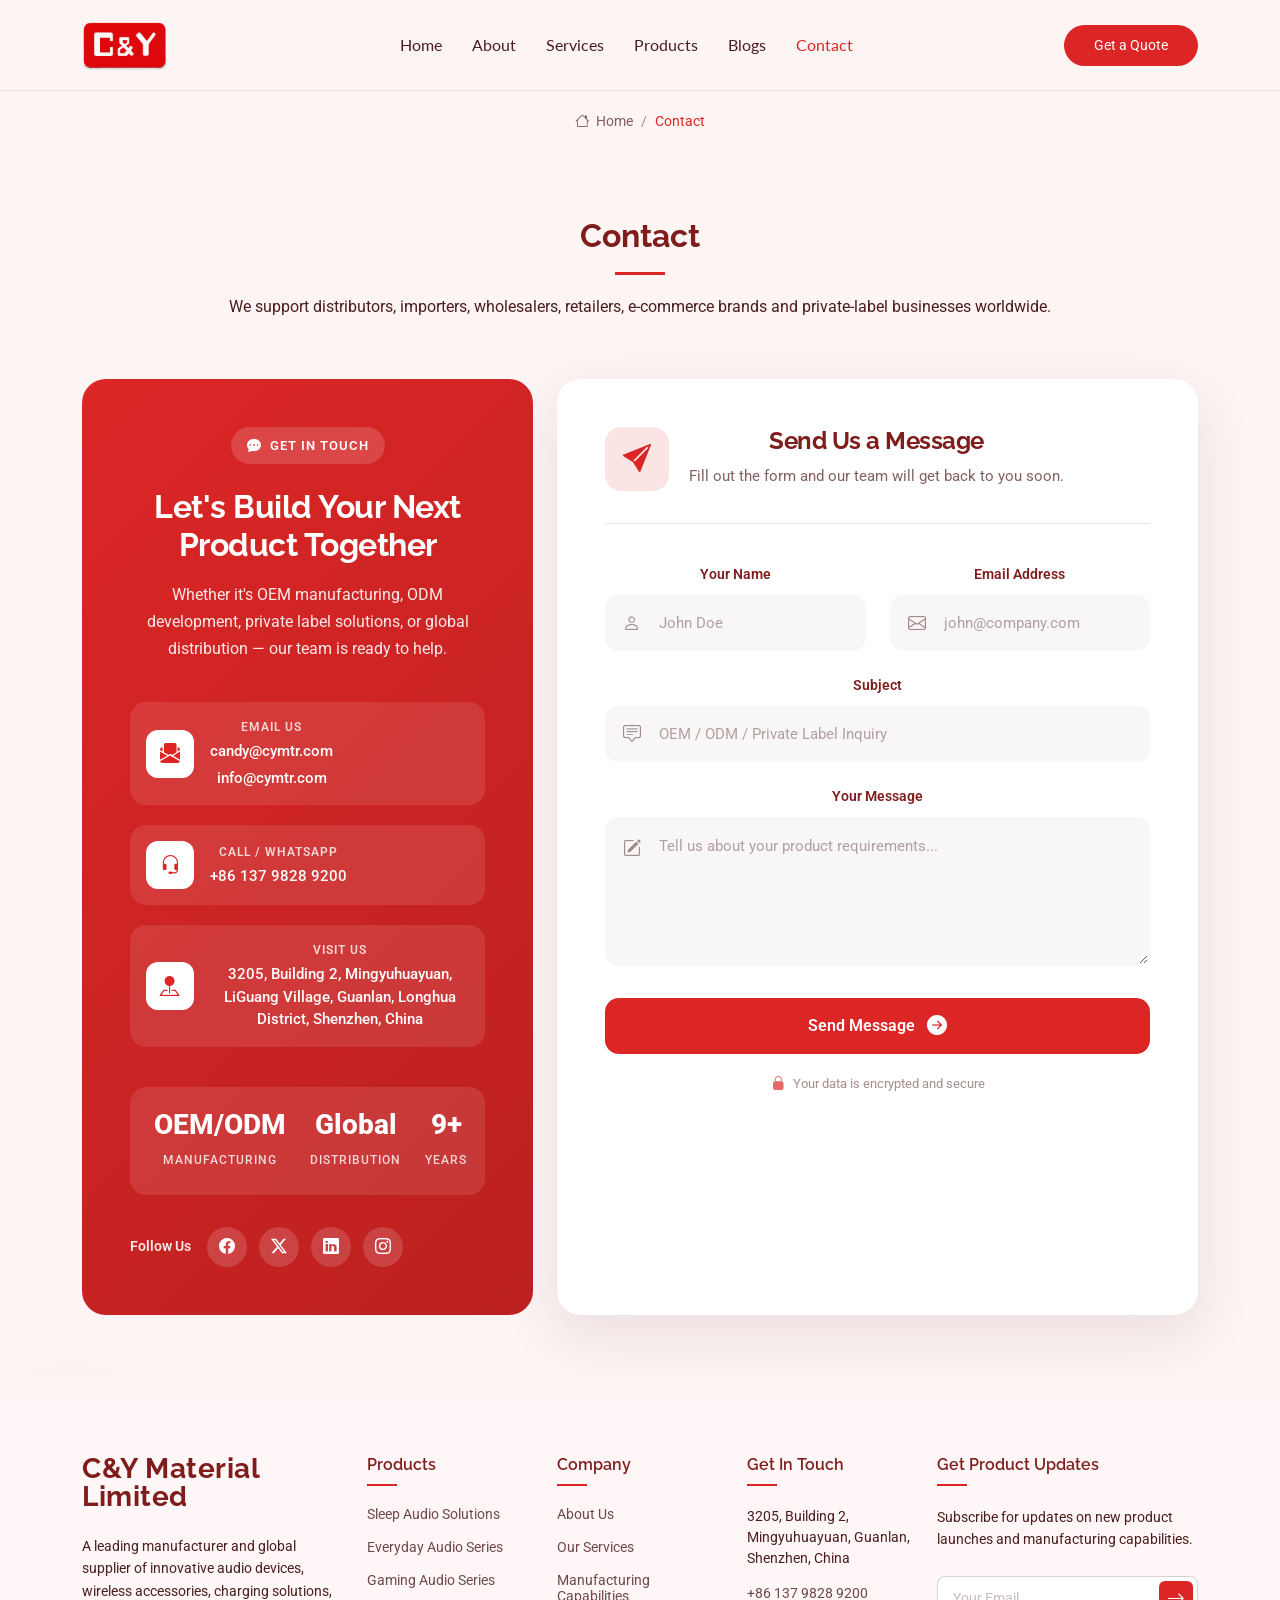
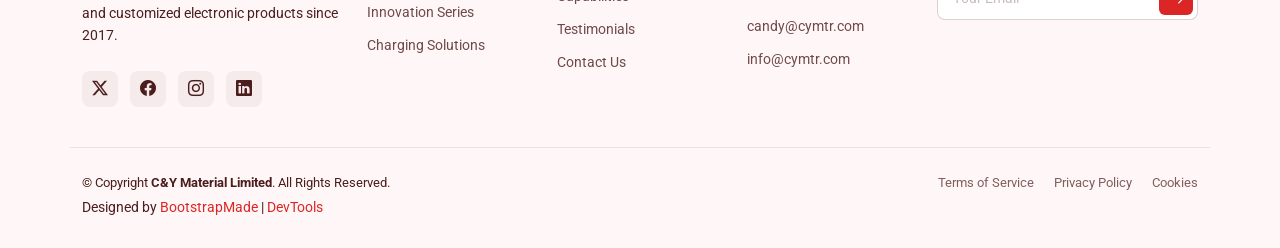
<file: contact.html>
<!DOCTYPE html>
<html lang="en">

<head>
  <meta charset="utf-8">
  <meta content="width=device-width, initial-scale=1.0" name="viewport">
  <title>Contact Us | C&amp;Y Material Limited - OEM · ODM Manufacturer, Shenzhen</title>
  <meta name="description" content="Contact C&Y Material Limited for OEM manufacturing, ODM development and private label audio solutions. Reach our team in Shenzhen, China for your product inquiries.">
  <meta name="keywords" content="contact C&Y Material Limited, audio OEM manufacturer contact, ODM audio inquiry, private label audio contact, Shenzhen manufacturer contact">

  <!-- Favicons -->
  <link href="assets/img/favicon.png" rel="icon">
  <link href="assets/img/apple-touch-icon.png" rel="apple-touch-icon">

  <!-- Fonts -->
  <link href="https://fonts.googleapis.com" rel="preconnect">
  <link href="https://fonts.gstatic.com" rel="preconnect" crossorigin>
  <link href="https://fonts.googleapis.com/css2?family=Roboto:ital,wght@0,100;0,300;0,400;0,500;0,700;0,900;1,100;1,300;1,400;1,500;1,700;1,900&family=Lato:ital,wght@0,100;0,300;0,400;0,700;0,900;1,100;1,300;1,400;1,700;1,900&family=Raleway:ital,wght@0,100;0,200;0,300;0,400;0,500;0,600;0,700;0,800;0,900;1,100;1,200;1,300;1,400;1,500;1,600;1,700;1,800;1,900&display=swap" rel="stylesheet">

  <!-- Vendor CSS Files -->
  <link href="assets/vendor/bootstrap/css/bootstrap.min.css" rel="stylesheet">
  <link href="assets/vendor/bootstrap-icons/bootstrap-icons.css" rel="stylesheet">
  <link href="assets/vendor/aos/aos.css" rel="stylesheet">
  <link href="assets/vendor/glightbox/css/glightbox.min.css" rel="stylesheet">
  <link href="assets/vendor/swiper/swiper-bundle.min.css" rel="stylesheet">

  <!-- Main CSS File -->
  <link href="assets/css/main.css" rel="stylesheet">

  <!-- =======================================================
  * Template Name: Orbit
  * Template URL: https://bootstrapmade.com/orbit-bootstrap-template/
  * Updated: Jan 13 2026 with Bootstrap v5.3.8
  * Author: BootstrapMade.com
  * License: https://bootstrapmade.com/license/
  * Content customized for C&Y Material Limited
  ======================================================== -->
</head>

<body class="starter-page-page">

  <header id="header" class="header d-flex align-items-center sticky-top">
    <div class="container position-relative d-flex align-items-center justify-content-between">

      <a href="index.html" class="logo d-flex align-items-center me-auto me-xl-0">
        <img src="assets/img/nav_logo2.png" alt="C&Y Material Limited">
      </a>

      <nav id="navmenu" class="navmenu">
        <ul>
          <li><a href="index.html">Home</a></li>
          <li><a href="about.html"  >About</a></li>
          <li><a href="service.html">Services</a></li>
          <li><a href="products.html">Products</a></li>
          <li><a href="blogs.html">Blogs</a></li>
          <li><a href="contact.html" class="active">Contact</a></li>
        </ul>
        <i class="mobile-nav-toggle d-xl-none bi bi-list"></i>
      </nav>

      <a class="btn-getstarted" href="index.html#contact">Get a Quote</a>

    </div>
  </header>

  <main class="main">

    <!-- Page Title -->
    <div class="page-title">
      <div class="breadcrumbs">
        <nav aria-label="breadcrumb">
          <ol class="breadcrumb">
            <li class="breadcrumb-item"><a href="index.html"><i class="bi bi-house"></i> Home</a></li>
            <li class="breadcrumb-item active current">Contact</li>
          </ol>
        </nav>
      </div>
  

    <!-- Contact Section -->
    <section id="contact" class="contact section">

      <!-- Section Title -->
      <div class="container section-title" data-aos="fade-up">
        <h2>Contact</h2>
        <p>We support distributors, importers, wholesalers, retailers, e-commerce brands and private-label businesses worldwide.</p>
      </div><!-- End Section Title -->

      <div class="container" data-aos="fade-up" data-aos-delay="100">

        <div class="row gy-5 align-items-stretch">

          <div class="col-lg-5" data-aos="fade-right" data-aos-delay="200">
            <div class="info-panel">
              <div class="panel-header">
                <span class="section-badge">
                  <i class="bi bi-chat-dots-fill"></i>
                  <span>Get In Touch</span>
                </span>
                <h3>Let's Build Your Next Product Together</h3>
                <p>Whether it's OEM manufacturing, ODM development, private label solutions, or global distribution — our team is ready to help.</p>
              </div>

              <div class="contact-methods">
                <div class="method-item">
                  <div class="method-icon">
                    <i class="bi bi-envelope-paper-fill"></i>
                  </div>
                  <div class="method-details">
                    <span class="method-label">Email Us</span>
                    <a href="mailto:candy@cymtr.com">candy@cymtr.com</a>
                    <a href="mailto:info@cymtr.com">info@cymtr.com</a>
                  </div>
                </div>

                <div class="method-item">
                  <div class="method-icon">
                    <i class="bi bi-headset"></i>
                  </div>
                  <div class="method-details">
                    <span class="method-label">Call / WhatsApp</span>
                    <a href="tel:+8613798289200">+86 137 9828 9200</a>
                  </div>
                </div>

                <div class="method-item">
                  <div class="method-icon">
                    <i class="bi bi-pin-map-fill"></i>
                  </div>
                  <div class="method-details">
                    <span class="method-label">Visit Us</span>
                    <span>3205, Building 2, Mingyuhuayuan, LiGuang Village, Guanlan, Longhua District, Shenzhen, China</span>
                  </div>
                </div>
              </div>

              <div class="stats-strip">
                <div class="stat-item">
                  <span class="stat-number">OEM/ODM</span>
                  <span class="stat-text">Manufacturing</span>
                </div>
                <div class="stat-item">
                  <span class="stat-number">Global</span>
                  <span class="stat-text">Distribution</span>
                </div>
                <div class="stat-item">
                  <span class="stat-number">9+</span>
                  <span class="stat-text">Years</span>
                </div>
              </div>

              <div class="social-connect">
                <span>Follow Us</span>
                <div class="social-icons">
                  <a href="#" aria-label="Facebook"><i class="bi bi-facebook"></i></a>
                  <a href="#" aria-label="Twitter"><i class="bi bi-twitter-x"></i></a>
                  <a href="#" aria-label="LinkedIn"><i class="bi bi-linkedin"></i></a>
                  <a href="#" aria-label="Instagram"><i class="bi bi-instagram"></i></a>
                </div>
              </div>
            </div>
          </div><!-- End Info Panel -->

          <div class="col-lg-7" data-aos="fade-left" data-aos-delay="300">
            <div class="form-card">
              <div class="form-card-header">
                <div class="header-icon">
                  <i class="bi bi-send-fill"></i>
                </div>
                <div class="header-text">
                  <h4>Send Us a Message</h4>
                  <p>Fill out the form and our team will get back to you soon.</p>
                </div>
              </div>

              <form action="forms/contact.php" method="post" class="php-email-form">
                <div class="row g-4">
                  <div class="col-md-6">
                    <div class="input-group-custom">
                      <label>Your Name</label>
                      <div class="input-wrapper">
                        <i class="bi bi-person"></i>
                        <input type="text" name="name" placeholder="John Doe" required="">
                      </div>
                    </div>
                  </div>

                  <div class="col-md-6">
                    <div class="input-group-custom">
                      <label>Email Address</label>
                      <div class="input-wrapper">
                        <i class="bi bi-envelope"></i>
                        <input type="email" name="email" placeholder="john@company.com" required="">
                      </div>
                    </div>
                  </div>

                  <div class="col-12">
                    <div class="input-group-custom">
                      <label>Subject</label>
                      <div class="input-wrapper">
                        <i class="bi bi-chat-square-text"></i>
                        <input type="text" name="subject" placeholder="OEM / ODM / Private Label Inquiry" required="">
                      </div>
                    </div>
                  </div>

                  <div class="col-12">
                    <div class="input-group-custom">
                      <label>Your Message</label>
                      <div class="input-wrapper textarea-wrapper">
                        <i class="bi bi-pencil-square"></i>
                        <textarea name="message" rows="5" placeholder="Tell us about your product requirements..." required=""></textarea>
                      </div>
                    </div>
                  </div>
                </div>

                <div class="form-actions">
                  <div class="loading">Loading</div>
                  <div class="error-message"></div>
                  <div class="sent-message">Your message has been sent. Thank you!</div>

                  <button type="submit" class="btn-submit">
                    <span>Send Message</span>
                    <i class="bi bi-arrow-right-circle-fill"></i>
                  </button>

                  <div class="secure-note">
                    <i class="bi bi-lock-fill"></i>
                    <span>Your data is encrypted and secure</span>
                  </div>
                </div>
              </form>
            </div>
          </div><!-- End Form Card -->

        </div>

      </div>

    </section><!-- /Contact Section -->

  </main>

  <footer id="footer" class="footer light-background">

    <div class="container footer-top">
      <div class="row gy-4">
        <div class="col-lg-3 col-md-6 footer-info">
          <a href="index.html" class="logo d-flex align-items-center mb-4">
            <span class="sitename">C&amp;Y Material Limited</span>
          </a>
          <p>A leading manufacturer and global supplier of innovative audio devices, wireless accessories, charging solutions, and customized electronic products since 2017.</p>

          <div class="social-links d-flex mt-4">
            <a href="#" aria-label="Twitter"><i class="bi bi-twitter-x"></i></a>
            <a href="#" aria-label="Facebook"><i class="bi bi-facebook"></i></a>
            <a href="#" aria-label="Instagram"><i class="bi bi-instagram"></i></a>
            <a href="#" aria-label="LinkedIn"><i class="bi bi-linkedin"></i></a>
          </div>
        </div>

        <div class="col-lg-2 col-md-6 footer-links">
          <h4>Products</h4>
          <ul>
            <li><a href="index.html#products">Sleep Audio Solutions</a></li>
            <li><a href="index.html#products">Everyday Audio Series</a></li>
            <li><a href="index.html#products">Gaming Audio Series</a></li>
            <li><a href="index.html#products">Innovation Series</a></li>
            <li><a href="index.html#products">Charging Solutions</a></li>
          </ul>
        </div>

        <div class="col-lg-2 col-md-6 footer-links">
          <h4>Company</h4>
          <ul>
            <li><a href="about.html">About Us</a></li>
            <li><a href="services.html">Our Services</a></li>
            <li><a href="index.html#portfolio">Manufacturing Capabilities</a></li>
            <li><a href="index.html#testimonials">Testimonials</a></li>
            <li><a href="index.html#contact">Contact Us</a></li>
          </ul>
        </div>

        <div class="col-lg-2 col-md-6 footer-links">
          <h4>Get In Touch</h4>
          <ul>
            <li>3205, Building 2, Mingyuhuayuan, Guanlan, Shenzhen, China</li>
            <li><a href="tel:+8613798289200">+86 137 9828 9200</a></li>
            <li><a href="mailto:candy@cymtr.com">candy@cymtr.com</a></li>
            <li><a href="mailto:info@cymtr.com">info@cymtr.com</a></li>
          </ul>
        </div>

        <div class="col-lg-3 col-md-6">
          <div class="footer-newsletter">
            <h4>Get Product Updates</h4>
            <p>Subscribe for updates on new product launches and manufacturing capabilities.</p>
            <form action="forms/newsletter.php" method="post" class="php-email-form">
              <div class="position-relative">
                <input type="email" name="email" placeholder="Your Email" required="">
                <button type="submit" class="btn-subscribe"><i class="bi bi-arrow-right"></i></button>
              </div>
              <div class="loading">Loading</div>
              <div class="error-message"></div>
              <div class="sent-message">Your subscription request has been sent. Thank you!</div>
            </form>
          </div>
        </div>
      </div>
    </div>

    <div class="container footer-bottom">
      <div class="row gy-3">
        <div class="col-md-6 order-2 order-md-1">
          <div class="copyright">
            <p>© <span>Copyright</span> <strong class="sitename">C&amp;Y Material Limited</strong>. <span>All Rights Reserved.</span></p>
          </div>
          <div class="credits">
            <!-- All the links in the footer should remain intact. -->
            <!-- You can delete the links only if you've purchased the pro version. -->
            <!-- Licensing information: https://bootstrapmade.com/license/ -->
            <!-- Purchase the pro version with working PHP/AJAX contact form: [buy-url] -->
            Designed by <a href="https://bootstrapmade.com/">BootstrapMade</a> | <a href="https://bootstrapmade.com/tools/">DevTools</a>
          </div>
        </div>
        <div class="col-md-6 order-1 order-md-2">
          <div class="legal-links">
            <a href="tos.html">Terms of Service</a>
            <a href="privacy.html">Privacy Policy</a>
            <a href="privacy.html">Cookies</a>
          </div>
        </div>
      </div>
    </div>

  </footer>

  <!-- Scroll Top -->
  <a href="#" id="scroll-top" class="scroll-top d-flex align-items-center justify-content-center"><i class="bi bi-arrow-up-short"></i></a>

  <!-- Preloader -->
  <div id="preloader"></div>

  <!-- Vendor JS Files -->
  <script src="assets/vendor/bootstrap/js/bootstrap.bundle.min.js"></script>
  <script src="assets/vendor/php-email-form/validate.js"></script>
  <script src="assets/vendor/aos/aos.js"></script>
  <script src="assets/vendor/glightbox/js/glightbox.min.js"></script>
  <script src="assets/vendor/imagesloaded/imagesloaded.pkgd.min.js"></script>
  <script src="assets/vendor/isotope-layout/isotope.pkgd.min.js"></script>
  <script src="assets/vendor/purecounter/purecounter_vanilla.js"></script>
  <script src="assets/vendor/swiper/swiper-bundle.min.js"></script>

  <!-- Main JS File -->
  <script src="assets/js/main.js"></script>

</body>

</html>
</file>
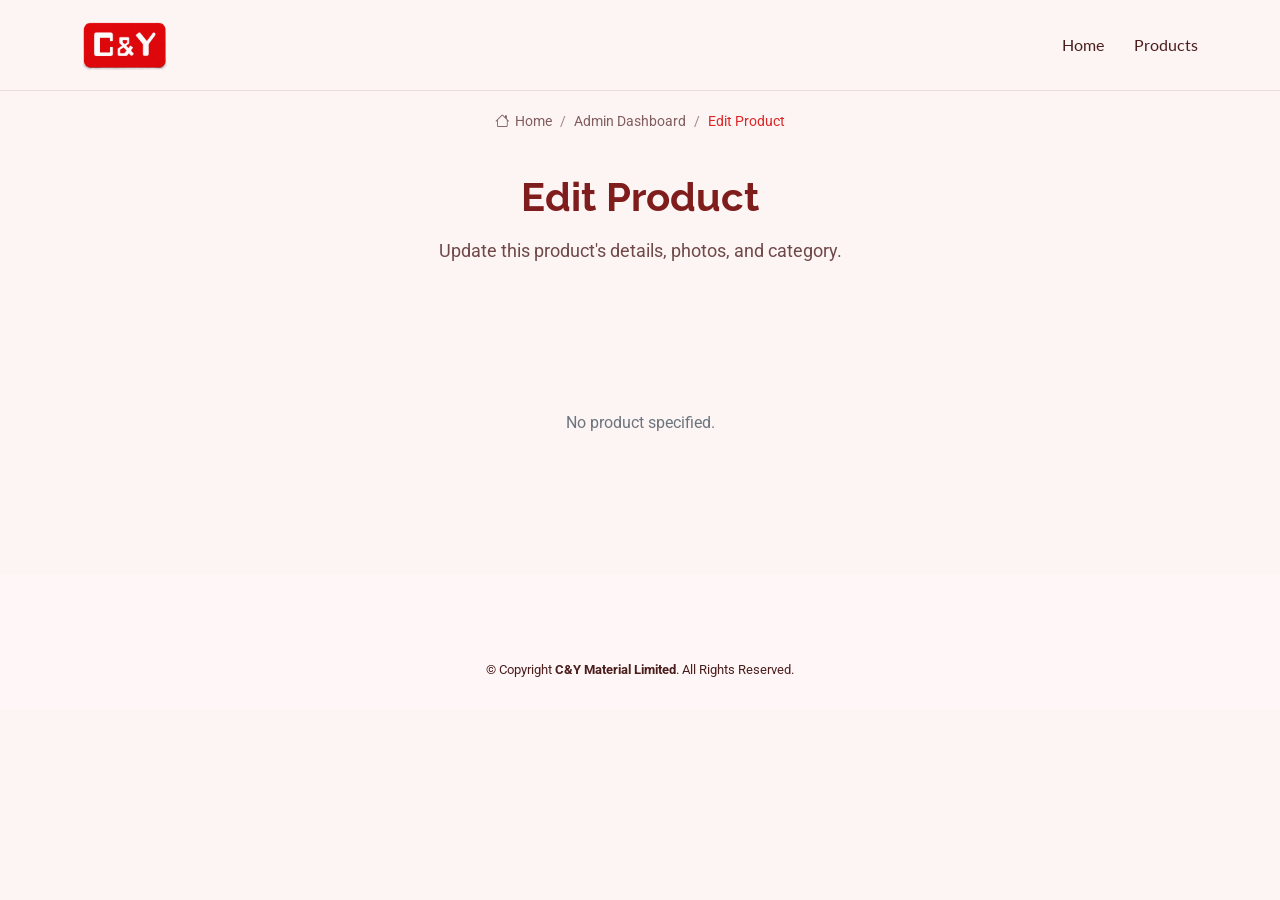
<file: edit_product.html>
<!DOCTYPE html>
<html lang="en">

<head>
  <meta charset="utf-8">
  <meta content="width=device-width, initial-scale=1.0" name="viewport">
  <title>Edit Product | C&amp;Y Material Limited</title>
  <meta name="robots" content="noindex, nofollow">

  <link href="assets/img/favicon.png" rel="icon">
  <link href="assets/img/apple-touch-icon.png" rel="apple-touch-icon">

  <link href="https://fonts.googleapis.com" rel="preconnect">
  <link href="https://fonts.gstatic.com" rel="preconnect" crossorigin>
  <link href="https://fonts.googleapis.com/css2?family=Roboto:ital,wght@0,100;0,300;0,400;0,500;0,700;0,900;1,100;1,300;1,400;1,500;1,700;1,900&family=Lato:ital,wght@0,100;0,300;0,400;0,700;0,900;1,100;1,300;1,400;1,700;1,900&family=Raleway:ital,wght@0,100;0,200;0,300;0,400;0,500;0,600;0,700;0,800;0,900;1,100;1,200;1,300;1,400;1,500;1,600;1,700;1,800;1,900&display=swap" rel="stylesheet">

  <link href="assets/vendor/bootstrap/css/bootstrap.min.css" rel="stylesheet">
  <link href="assets/vendor/bootstrap-icons/bootstrap-icons.css" rel="stylesheet">
  <link href="assets/vendor/aos/aos.css" rel="stylesheet">
  <link href="assets/css/main.css" rel="stylesheet">

  <style>
    .form-section { padding: 50px 0 80px; }
    .form-card {
      background: #fff; border-radius: 16px; box-shadow: 0 10px 30px rgba(0,0,0,.06);
      padding: 36px 40px; max-width: 780px; margin: 0 auto;
    }
    .form-card h1 { font-size: 1.5rem; font-weight: 700; margin-bottom: 6px; }
    .form-card .subtext { color: #6c757d; margin-bottom: 26px; font-size: .95rem; }

    .pform label { font-weight: 600; font-size: .9rem; margin-bottom: 6px; display: block; margin-top: 20px; }
    .pform label:first-of-type { margin-top: 0; }
    .pform .field-hint { font-weight: 400; color: #6c757d; font-size: .82rem; }
    .pform .form-control, .pform .form-select {
      padding: 11px 14px; border-radius: 10px; border: 1.5px solid #dcdfe4;
    }
    .pform .form-control:focus, .pform .form-select:focus {
      border-color: var(--accent-color, #0d6efd);
      box-shadow: 0 0 0 3px color-mix(in srgb, var(--accent-color, #0d6efd) 15%, transparent);
    }

    .existing-images { display: flex; flex-wrap: wrap; gap: 14px; margin-top: 10px; }
    .existing-image {
      position: relative; display: flex; flex-direction: column; align-items: center; gap: 6px;
      border: 2px solid transparent; border-radius: 10px; padding: 8px; background: #f8f9fb; width: 108px;
    }
    .existing-image.is-primary { border-color: var(--accent-color, #0d6efd); background: color-mix(in srgb, var(--accent-color, #0d6efd) 8%, transparent); }
    .existing-image img { width: 92px; height: 92px; object-fit: cover; border-radius: 8px; }
    .existing-image .primary-badge { font-size: .68rem; font-weight: 700; color: var(--accent-color, #0d6efd); text-transform: uppercase; letter-spacing: .04em; }
    .existing-image .set-primary-btn {
      font-size: .72rem; background: none; border: none; color: #6c757d; text-decoration: underline; cursor: pointer; padding: 0;
    }
    .existing-image .set-primary-btn:hover { color: var(--accent-color, #0d6efd); }
    .existing-image-remove {
      position: absolute; top: -8px; right: -8px; width: 22px; height: 22px; border-radius: 50%;
      border: none; background: #b3261e; color: #fff; cursor: pointer; line-height: 1; font-size: 14px;
    }
    .no-existing-images { color: #6c757d; font-size: .88rem; margin-top: 8px; }

    .drop-zone {
      border: 2px dashed #dcdfe4; border-radius: 12px; padding: 34px; text-align: center;
      color: #8a8f98; cursor: pointer; margin-top: 8px; transition: border-color .15s, background .15s, color .15s;
    }
    .drop-zone p { margin: 0; font-size: .92rem; }
    .drop-zone:hover, .drop-zone-active {
      border-color: var(--accent-color, #0d6efd); color: var(--accent-color, #0d6efd);
      background: color-mix(in srgb, var(--accent-color, #0d6efd) 6%, transparent);
    }

    .image-previews { display: flex; flex-wrap: wrap; gap: 12px; margin-top: 12px; }
    .image-preview {
      position: relative; display: flex; flex-direction: column; align-items: center; gap: 5px;
      border: 2px solid transparent; border-radius: 10px; padding: 6px; background: #f8f9fb;
    }
    .image-preview img { width: 92px; height: 92px; object-fit: cover; border-radius: 8px; }
    .image-preview-remove {
      position: absolute; top: -8px; right: -8px; width: 22px; height: 22px; border-radius: 50%;
      border: none; background: #b3261e; color: #fff; cursor: pointer; line-height: 1; font-size: 14px;
    }

    .form-error {
      background: #fdecea; color: #b3261e; border-radius: 10px; padding: 12px 16px;
      font-size: .9rem; margin-bottom: 18px; display: none;
    }
    .form-actions { display: flex; gap: 12px; margin-top: 30px; }
    .btn-save {
      background: var(--accent-color, #0d6efd); color: #fff; border: none;
      padding: 13px 30px; border-radius: 50px; font-weight: 600;
      transition: transform .2s ease, box-shadow .2s ease; box-shadow: 0 8px 22px rgba(0,0,0,.18);
    }
    .btn-save:hover:not(:disabled) { transform: translateY(-2px); color: #fff; }
    .btn-save:disabled { opacity: .7; cursor: not-allowed; }
    .btn-cancel {
      background: #fff; color: #212529; border: 1.5px solid #dcdfe4; padding: 13px 26px;
      border-radius: 50px; font-weight: 600; text-decoration: none; transition: border-color .2s ease;
    }
    .btn-cancel:hover { border-color: var(--accent-color, #0d6efd); color: #212529; }
    .form-status { text-align: center; padding: 60px 0; color: #6c757d; }
  </style>
</head>

<body class="starter-page-page">

  <header id="header" class="header d-flex align-items-center sticky-top">
    <div class="container position-relative d-flex align-items-center justify-content-between">
      <a href="index.html" class="logo d-flex align-items-center me-auto me-xl-0">
        <img src="assets/img/nav_logo2.png" alt="C&amp;Y Material Limited">
      </a>
      <nav id="navmenu" class="navmenu">
        <ul>
          <li><a href="index.html#hero">Home</a></li>
          <li><a href="products.html">Products</a></li>
        </ul>
        <i class="mobile-nav-toggle d-xl-none bi bi-list"></i>
      </nav>
    </div>
  </header>

  <main class="main">

    <div class="page-title">
      <div class="breadcrumbs">
        <nav aria-label="breadcrumb">
          <ol class="breadcrumb">
            <li class="breadcrumb-item"><a href="index.html"><i class="bi bi-house"></i> Home</a></li>
            <li class="breadcrumb-item"><a href="admin-dashboard.html">Admin Dashboard</a></li>
            <li class="breadcrumb-item active current">Edit Product</li>
          </ol>
        </nav>
      </div>
      <div class="title-wrapper">
        <h1 id="page-heading">Edit Product</h1>
        <p>Update this product's details, photos, and category.</p>
      </div>
    </div>

    <section class="form-section">
      <div class="container" id="page-root" style="display:none;">
        <div class="form-card">
          <h1>Product details</h1>
          <p class="subtext">Fields marked required must be filled in before saving.</p>

          <div class="form-error" id="form-error"></div>

          <form id="product-form" class="pform" novalidate>
            <label for="name">Name <span class="text-danger">*</span></label>
            <input type="text" class="form-control" id="name" required>

            <label for="category_select">Category</label>
            <select class="form-select" id="category_select">
              <option value="">No category</option>
              <option value="Sleep Audio Solutions">Sleep Audio Solutions</option>
              <option value="Everyday Audio Series">Everyday Audio Series</option>
              <option value="Gaming Audio Series">Gaming Audio Series</option>
              <option value="Innovation Series">Innovation Series</option>
              <option value="Charging Solutions">Charging Solutions</option>
            </select>

            <label for="summary">Summary <span class="field-hint">(short line for the listing card)</span></label>
            <input type="text" class="form-control" id="summary" maxlength="500">

            <label for="description">Description</label>
            <textarea class="form-control" id="description" rows="6"></textarea>

            <label>Existing images</label>
            <div id="existing-images" class="existing-images"></div>
            <p id="no-existing-images" class="no-existing-images" style="display:none;">No images yet — add some below.</p>

            <label for="images">Add new images</label>
            <div id="drop-zone" class="drop-zone">
              <p>Drag &amp; drop images here, or click to browse</p>
            </div>
            <input type="file" id="images" accept="image/*" multiple style="display:none;">
            <p class="field-hint">
              New uploads are added to the gallery. If the product has no primary photo yet,
              the first new upload becomes primary automatically — otherwise use "Set primary"
              on an existing image above.
            </p>
            <div id="image-previews" class="image-previews"></div>

            <div class="form-actions">
              <button type="submit" class="btn-save" id="save-btn">Save changes</button>
              <a href="admin-dashboard.html" class="btn-cancel">Cancel</a>
            </div>
          </form>
        </div>
      </div>

      <div class="form-status" id="form-status">Checking session…</div>

    </section>

  </main>

  <footer id="footer" class="footer light-background">
    <div class="container footer-bottom">
      <div class="row gy-3">
        <div class="col-12 text-center">
          <div class="copyright">
            <p>© <span>Copyright</span> <strong class="sitename">C&amp;Y Material Limited</strong>. All Rights Reserved.</p>
          </div>
        </div>
      </div>
    </div>
  </footer>

  <script src="assets/vendor/bootstrap/js/bootstrap.bundle.min.js"></script>
  <script src="assets/vendor/aos/aos.js"></script>
  <script src="assets/js/main.js"></script>

  <!-- ============================================================
       Same conventions as add_product.html (Sanctum SPA cookie auth):
       - GET    /api/user                                    confirm session
       - GET    /api/products/{id}                            load current data (public endpoint, already has everything needed)
       - POST   /api/admin/products/{id}                      save changes (Laravel + multipart -> POST, not PATCH)
       - DELETE /api/admin/products/{id}/images/{imageId}      remove an existing image
       - POST   /api/admin/products/{id}/images/{imageId}/primary   set an existing image as primary
       Existing-image actions (delete / set primary) fire immediately on
       click rather than waiting for the main form save — keeps the gallery
       state on screen always matching what's actually in the database.
       ============================================================ -->
  <script>
    const API_BASE_URL = "http://127.0.0.1:8000";

    const productId = new URLSearchParams(window.location.search).get("id");

    const pageRoot = document.getElementById("page-root");
    const statusEl = document.getElementById("form-status");
    const errorBox = document.getElementById("form-error");
    const form = document.getElementById("product-form");
    const saveBtn = document.getElementById("save-btn");

    const categorySelect = document.getElementById("category_select");
    const existingImagesEl = document.getElementById("existing-images");
    const noExistingImagesEl = document.getElementById("no-existing-images");

    const imagesInput = document.getElementById("images");
    const dropZone = document.getElementById("drop-zone");
    const previewContainer = document.getElementById("image-previews");

    let selectedFiles = [];

    function escapeHtml(str) {
      if (!str) return "";
      return str.replace(/[&<>"']/g, (c) => ({
        "&": "&amp;", "<": "&lt;", ">": "&gt;", '"': "&quot;", "'": "&#39;"
      }[c]));
    }

    function readCookie(name) {
      const match = document.cookie.match(new RegExp("(^| )" + name + "=([^;]+)"));
      return match ? decodeURIComponent(match[2]) : null;
    }

    async function ensureCsrfToken() {
      if (readCookie("XSRF-TOKEN")) return;
      await fetch(`${API_BASE_URL}/sanctum/csrf-cookie`, { credentials: "include" });
    }

    function authHeaders(extra = {}) {
      return { "X-XSRF-TOKEN": readCookie("XSRF-TOKEN") || "", Accept: "application/json", ...extra };
    }

    function showError(message) {
      errorBox.textContent = message;
      errorBox.style.display = "block";
    }
    function hideError() {
      errorBox.style.display = "none";
    }

    // ---------- existing images (delete / set primary act immediately) ----------

    function renderExistingImages(images) {
      existingImagesEl.innerHTML = "";
      noExistingImagesEl.style.display = images.length ? "none" : "";

      images.forEach((image) => {
        const wrapper = document.createElement("div");
        wrapper.className = "existing-image" + (image.is_primary ? " is-primary" : "");

        const removeBtn = document.createElement("button");
        removeBtn.type = "button";
        removeBtn.className = "existing-image-remove";
        removeBtn.textContent = "\u00d7";
        removeBtn.setAttribute("aria-label", "Delete image");
        removeBtn.addEventListener("click", () => deleteExistingImage(image.id));

        const img = document.createElement("img");
        img.src = image.url;
        img.alt = image.alt_text || "";

        wrapper.appendChild(removeBtn);
        wrapper.appendChild(img);

        if (image.is_primary) {
          const badge = document.createElement("span");
          badge.className = "primary-badge";
          badge.textContent = "Primary";
          wrapper.appendChild(badge);
        } else {
          const setPrimaryBtn = document.createElement("button");
          setPrimaryBtn.type = "button";
          setPrimaryBtn.className = "set-primary-btn";
          setPrimaryBtn.textContent = "Set primary";
          setPrimaryBtn.addEventListener("click", () => setPrimaryImage(image.id));
          wrapper.appendChild(setPrimaryBtn);
        }

        existingImagesEl.appendChild(wrapper);
      });
    }

    async function reloadProductImages() {
      const res = await fetch(`${API_BASE_URL}/api/products/${productId}`);
      if (!res.ok) return;
      const product = await res.json();
      renderExistingImages(product.images || []);
    }

    async function deleteExistingImage(imageId) {
      if (!confirm("Delete this image?")) return;
      try {
        await ensureCsrfToken();
        const res = await fetch(`${API_BASE_URL}/api/admin/products/${productId}/images/${imageId}`, {
          method: "DELETE",
          credentials: "include",
          headers: authHeaders(),
        });
        if (!res.ok) throw new Error(`HTTP ${res.status}`);
        await reloadProductImages();
      } catch (err) {
        console.error("Delete image failed", err);
        alert("Couldn't delete that image.");
      }
    }

    async function setPrimaryImage(imageId) {
      try {
        await ensureCsrfToken();
        const res = await fetch(`${API_BASE_URL}/api/admin/products/${productId}/images/${imageId}/primary`, {
          method: "POST",
          credentials: "include",
          headers: authHeaders(),
        });
        if (!res.ok) throw new Error(`HTTP ${res.status}`);
        await reloadProductImages();
      } catch (err) {
        console.error("Set primary failed", err);
        alert("Couldn't set that image as primary.");
      }
    }

    // ---------- new image staging (same drag/drop pattern as add_product.html) ----------

    function fileKey(file) {
      return `${file.name}-${file.size}-${file.lastModified}`;
    }

    function addFiles(newFiles) {
      const imageFiles = newFiles.filter((f) => f.type.startsWith("image/"));
      const existingKeys = new Set(selectedFiles.map(fileKey));
      const filtered = imageFiles.filter((f) => !existingKeys.has(fileKey(f)));
      selectedFiles = selectedFiles.concat(filtered);
      renderNewPreviews();
    }

    function renderNewPreviews() {
      previewContainer.innerHTML = "";
      selectedFiles.forEach((file, index) => {
        const url = URL.createObjectURL(file);

        const wrapper = document.createElement("div");
        wrapper.className = "image-preview";

        const removeBtn = document.createElement("button");
        removeBtn.type = "button";
        removeBtn.className = "image-preview-remove";
        removeBtn.textContent = "\u00d7";
        removeBtn.setAttribute("aria-label", "Remove staged image");
        removeBtn.addEventListener("click", () => {
          selectedFiles.splice(index, 1);
          renderNewPreviews();
        });

        const img = document.createElement("img");
        img.src = url;
        img.alt = file.name;

        wrapper.appendChild(removeBtn);
        wrapper.appendChild(img);
        previewContainer.appendChild(wrapper);
      });
    }

    dropZone.addEventListener("click", () => imagesInput.click());
    imagesInput.addEventListener("change", () => addFiles(Array.from(imagesInput.files)));

    ["dragenter", "dragover"].forEach((eventName) => {
      dropZone.addEventListener(eventName, (event) => {
        event.preventDefault();
        event.stopPropagation();
        dropZone.classList.add("drop-zone-active");
      });
    });
    ["dragleave", "drop"].forEach((eventName) => {
      dropZone.addEventListener(eventName, (event) => {
        event.preventDefault();
        event.stopPropagation();
        dropZone.classList.remove("drop-zone-active");
      });
    });
    dropZone.addEventListener("drop", (event) => addFiles(Array.from(event.dataTransfer.files)));

    // ---------- load + save ----------

    async function loadProduct() {
      const res = await fetch(`${API_BASE_URL}/api/products/${productId}`);
      if (!res.ok) {
        statusEl.textContent = "Product not found.";
        return;
      }
      const product = await res.json();

      document.title = `Edit ${product.name} | C&Y Material Limited`;
      document.getElementById("page-heading").textContent = `Edit: ${product.name}`;
      document.getElementById("name").value = product.name || "";
      document.getElementById("summary").value = product.summary || "";
      document.getElementById("description").value = product.description || "";
      categorySelect.value = product.category ? product.category.name : "";

      renderExistingImages(product.images || []);

      statusEl.style.display = "none";
      pageRoot.style.display = "";
    }

    form.addEventListener("submit", async (event) => {
      event.preventDefault();
      hideError();

      if (!form.reportValidity()) return;

      saveBtn.disabled = true;
      saveBtn.textContent = "Saving…";

      try {
        await ensureCsrfToken();

        const fd = new FormData();
        fd.append("name", document.getElementById("name").value.trim());
        fd.append("category_name", categorySelect.value);
        fd.append("summary", document.getElementById("summary").value.trim());
        fd.append("description", document.getElementById("description").value.trim());
        selectedFiles.forEach((file) => fd.append("images[]", file));

        const res = await fetch(`${API_BASE_URL}/api/admin/products/${productId}`, {
          method: "POST",
          credentials: "include",
          headers: authHeaders(),
          body: fd,
        });

        if (!res.ok) {
          const data = await res.json().catch(() => ({}));
          const message = data.errors
            ? Object.values(data.errors).flat().join(" ")
            : data.message || "Couldn't save changes. Please check the fields and try again.";
          showError(message);
          return;
        }

        window.location.href = "admin_dashboard.html";
      } catch (err) {
        console.error("Save failed", err);
        showError(err.message || `Couldn't reach the server. Is the API running at ${API_BASE_URL}?`);
      } finally {
        saveBtn.disabled = false;
        saveBtn.textContent = "Save changes";
      }
    });

    async function init() {
      if (!productId) {
        statusEl.textContent = "No product specified.";
        return;
      }

      try {
        const res = await fetch(`${API_BASE_URL}/api/user`, { credentials: "include" });
        if (!res.ok) {
          window.location.href = "login.html";
          return;
        }
        await ensureCsrfToken();
        await loadProduct();
      } catch (err) {
        console.error("Session check failed", err);
        statusEl.textContent = `Couldn't reach the server. Is the API running at ${API_BASE_URL}?`;
      }
    }

    init();
  </script>

</body>

</html>
</file>
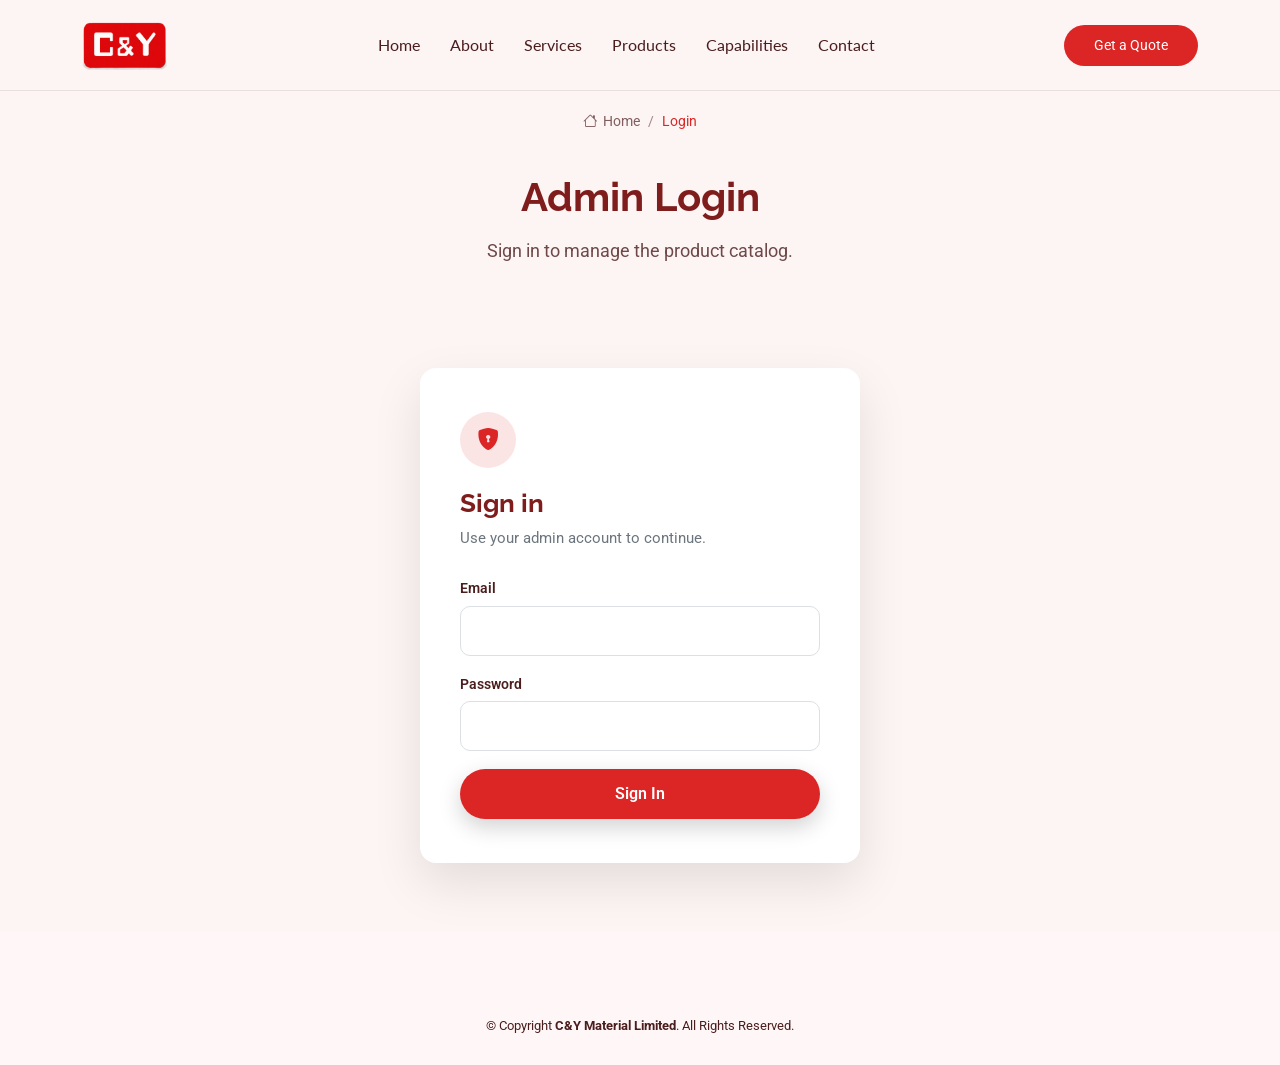
<file: login.html>
<!DOCTYPE html>
<html lang="en">

<head>
  <meta charset="utf-8">
  <meta content="width=device-width, initial-scale=1.0" name="viewport">
  <title>Admin Login | C&amp;Y Material Limited</title>
  <meta name="robots" content="noindex, nofollow">

  <!-- Favicons -->
  <link href="assets/img/favicon.png" rel="icon">
  <link href="assets/img/apple-touch-icon.png" rel="apple-touch-icon">

  <!-- Fonts -->
  <link href="https://fonts.googleapis.com" rel="preconnect">
  <link href="https://fonts.gstatic.com" rel="preconnect" crossorigin>
  <link href="https://fonts.googleapis.com/css2?family=Roboto:ital,wght@0,100;0,300;0,400;0,500;0,700;0,900;1,100;1,300;1,400;1,500;1,700;1,900&family=Lato:ital,wght@0,100;0,300;0,400;0,700;0,900;1,100;1,300;1,400;1,700;1,900&family=Raleway:ital,wght@0,100;0,200;0,300;0,400;0,500;0,600;0,700;0,800;0,900;1,100;1,200;1,300;1,400;1,500;1,600;1,700;1,800;1,900&display=swap" rel="stylesheet">

  <!-- Vendor CSS Files -->
  <link href="assets/vendor/bootstrap/css/bootstrap.min.css" rel="stylesheet">
  <link href="assets/vendor/bootstrap-icons/bootstrap-icons.css" rel="stylesheet">
  <link href="assets/vendor/aos/aos.css" rel="stylesheet">

  <!-- Main CSS File -->
  <link href="assets/css/main.css" rel="stylesheet">

  <style>
    .login-section { display: flex; align-items: center; min-height: 70vh; padding: 60px 0; }
    .login-card {
      max-width: 440px; margin: 0 auto; background: #fff; border-radius: 16px;
      box-shadow: 0 20px 50px rgba(0,0,0,.1); padding: 44px 40px;
    }
    .login-card .icon-wrap {
      width: 56px; height: 56px; border-radius: 50%;
      background: color-mix(in srgb, var(--accent-color, #0d6efd) 12%, transparent);
      color: var(--accent-color, #0d6efd);
      display: flex; align-items: center; justify-content: center;
      font-size: 1.4rem; margin-bottom: 20px;
    }
    .login-card h1 { font-size: 1.6rem; font-weight: 700; margin-bottom: 8px; }
    .login-card .subtext { color: #6c757d; margin-bottom: 28px; font-size: .95rem; }
    .login-card label { font-weight: 600; font-size: .9rem; margin-bottom: 6px; display: block; }
    .login-card .form-control {
      padding: 12px 16px; border-radius: 10px; border: 1.5px solid #dcdfe4; margin-bottom: 18px;
    }
    .login-card .form-control:focus {
      border-color: var(--accent-color, #0d6efd); box-shadow: 0 0 0 3px color-mix(in srgb, var(--accent-color, #0d6efd) 15%, transparent);
    }
    .login-card .btn-login {
      width: 100%; background: var(--accent-color, #0d6efd); color: #fff; border: none;
      padding: 13px; border-radius: 50px; font-weight: 600; transition: transform .2s ease, box-shadow .2s ease;
      box-shadow: 0 8px 22px rgba(0,0,0,.18);
    }
    .login-card .btn-login:hover:not(:disabled) { transform: translateY(-2px); box-shadow: 0 12px 26px rgba(0,0,0,.24); }
    .login-card .btn-login:disabled { opacity: .7; cursor: not-allowed; }
    .login-error {
      background: #fdecea; color: #b3261e; border-radius: 10px; padding: 12px 16px;
      font-size: .9rem; margin-bottom: 18px; display: none;
    }
    .logged-in-card { text-align: center; }
    .logged-in-card .avatar {
      width: 64px; height: 64px; border-radius: 50%; background: #f1f3f6; color: #6c757d;
      display: flex; align-items: center; justify-content: center; font-size: 1.6rem; font-weight: 700;
      margin: 0 auto 18px;
    }
    .btn-logout {
      background: #fff; color: #212529; border: 1.5px solid #dcdfe4; padding: 12px 28px;
      border-radius: 50px; font-weight: 600; transition: border-color .2s ease;
    }
    .btn-logout:hover { border-color: var(--accent-color, #0d6efd); }
  </style>
</head>

<body class="starter-page-page">

  <header id="header" class="header d-flex align-items-center sticky-top">
    <div class="container position-relative d-flex align-items-center justify-content-between">

      <a href="index.html" class="logo d-flex align-items-center me-auto me-xl-0">
        <img src="assets/img/nav_logo2.png" alt="C&amp;Y Material Limited">
      </a>

      <nav id="navmenu" class="navmenu">
        <ul>
          <li><a href="index.html#hero">Home</a></li>
          <li><a href="index.html#about">About</a></li>
          <li><a href="index.html#services">Services</a></li>
          <li><a href="products.html">Products</a></li>
          <li><a href="index.html#team">Capabilities</a></li>
          <li><a href="index.html#contact">Contact</a></li>
        </ul>
        <i class="mobile-nav-toggle d-xl-none bi bi-list"></i>
      </nav>

      <a class="btn-getstarted" href="index.html#contact">Get a Quote</a>

    </div>
  </header>

  <main class="main">

    <div class="page-title">
      <div class="breadcrumbs">
        <nav aria-label="breadcrumb">
          <ol class="breadcrumb">
            <li class="breadcrumb-item"><a href="index.html"><i class="bi bi-house"></i> Home</a></li>
            <li class="breadcrumb-item active current">Login</li>
          </ol>
        </nav>
      </div>
      <div class="title-wrapper">
        <h1>Admin Login</h1>
        <p>Sign in to manage the product catalog.</p>
      </div>
    </div>

    <section class="login-section">
      <div class="container">

        <!-- Login form -->
        <div class="login-card" id="login-form-card">
          <div class="icon-wrap"><i class="bi bi-shield-lock-fill"></i></div>
          <h1>Sign in</h1>
          <p class="subtext">Use your admin account to continue.</p>

          <div class="login-error" id="login-error"></div>

          <form id="login-form" novalidate autocomplete="on">
            <label for="email">Email</label>
            <input type="email" class="form-control" id="email" name="email" required autocomplete="username">

            <label for="password">Password</label>
            <input type="password" class="form-control" id="password" name="password" required autocomplete="current-password" minlength="8">

            <button type="submit" class="btn-login" id="login-submit">Sign In</button>
          </form>
        </div>

        <!-- Logged-in state (shown briefly right before the redirect fires) -->
        <div class="login-card logged-in-card" id="logged-in-card" style="display:none;">
          <div class="avatar" id="user-initial"></div>
          <h1 id="welcome-text">Welcome</h1>
          <p class="subtext">Taking you to the admin dashboard…</p>
        </div>

        <!-- Checking session state -->
        <div class="login-card text-center" id="checking-card">
          <p class="subtext mb-0">Checking session…</p>
        </div>

      </div>
    </section>

  </main>

  <footer id="footer" class="footer light-background">
    <div class="container footer-bottom">
      <div class="row gy-3">
        <div class="col-12 text-center">
          <div class="copyright">
            <p>© <span>Copyright</span> <strong class="sitename">C&amp;Y Material Limited</strong>. All Rights Reserved.</p>
          </div>
        </div>
      </div>
    </div>
  </footer>

  <a href="#" id="scroll-top" class="scroll-top d-flex align-items-center justify-content-center"><i class="bi bi-arrow-up-short"></i></a>
  <div id="preloader"></div>

  <script src="assets/vendor/bootstrap/js/bootstrap.bundle.min.js"></script>
  <script src="assets/vendor/aos/aos.js"></script>
  <script src="assets/js/main.js"></script>

  <!-- ============================================================
       Auth: talks to the Laravel Sanctum SPA cookie-based endpoints.
       - GET  /sanctum/csrf-cookie  sets the XSRF-TOKEN cookie (built
                                     into Sanctum, no custom route needed)
       - POST /login                verifies credentials, starts a real
                                     Laravel session (httpOnly cookie —
                                     JS never touches the session itself)
       - GET  /api/user              tells us if the current session is valid
       - POST /logout                ends the session
       All requests use credentials: 'include' so cookies flow across
       the frontend/backend origins (backend CORS must allow this exact
       origin + supports_credentials true — wildcard "*" will not work).

       On success (or if already logged in), this redirects to
       admin-dashboard.html — the other page in this same frontend,
       which itself re-checks the session via /api/user.
       ============================================================ -->
  <script>
    // TODO: set this to wherever the Laravel app is actually deployed.
    const API_BASE_URL = "http://127.0.0.1:8000";
    const ADMIN_DASHBOARD_URL = "admin_dashboard.html";

    const formCard = document.getElementById("login-form-card");
    const loggedInCard = document.getElementById("logged-in-card");
    const checkingCard = document.getElementById("checking-card");
    const errorBox = document.getElementById("login-error");
    const form = document.getElementById("login-form");
    const submitBtn = document.getElementById("login-submit");

    function readCookie(name) {
      const match = document.cookie.match(new RegExp("(^| )" + name + "=([^;]+)"));
      return match ? decodeURIComponent(match[2]) : null;
    }

    async function ensureCsrfToken() {
      // Laravel sets this cookie itself when you hit /sanctum/csrf-cookie.
      // Cookie may already exist from a previous visit; only fetch a fresh
      // one if it's missing, so we don't needlessly rotate it every load.
      if (readCookie("XSRF-TOKEN")) return;
      await fetch(`${API_BASE_URL}/sanctum/csrf-cookie`, { credentials: "include" });
    }

    function showError(message) {
      errorBox.textContent = message;
      errorBox.style.display = "block";
    }

    function hideError() {
      errorBox.style.display = "none";
    }

    function redirectToDashboard(user) {
      checkingCard.style.display = "none";
      formCard.style.display = "none";
      loggedInCard.style.display = "";
      document.getElementById("user-initial").textContent = (user.name || user.email || "?").charAt(0).toUpperCase();
      document.getElementById("welcome-text").textContent = `Welcome, ${user.name || user.email}`;
      window.location.href = ADMIN_DASHBOARD_URL;
    }

    function showLoginForm() {
      checkingCard.style.display = "none";
      loggedInCard.style.display = "none";
      formCard.style.display = "";
    }

    async function checkSession() {
      try {
        const res = await fetch(`${API_BASE_URL}/api/user`, { credentials: "include" });
        if (res.ok) {
          redirectToDashboard(await res.json());
          return;
        }
      } catch (err) {
        console.error("Session check failed", err);
      }
      showLoginForm();
    }

    form.addEventListener("submit", async (e) => {
      e.preventDefault();
      hideError();

      if (!form.reportValidity()) return;

      submitBtn.disabled = true;
      submitBtn.textContent = "Signing in…";

      try {
        await ensureCsrfToken();
        const csrf = readCookie("XSRF-TOKEN");

        const res = await fetch(`${API_BASE_URL}/login`, {
          method: "POST",
          credentials: "include",
          headers: {
            "Content-Type": "application/json",
            "Accept": "application/json",
            "X-XSRF-TOKEN": csrf || "",
          },
          body: JSON.stringify({
            email: document.getElementById("email").value.trim(),
            password: document.getElementById("password").value,
          }),
        });

        if (res.status === 429) {
          const data = await res.json().catch(() => ({}));
          showError(data.detail || "Too many attempts. Please wait and try again.");
          return;
        }
        if (!res.ok) {
          // Laravel's ValidationException (422) returns { errors: { email: [...] } };
          // our custom 429 above returns { detail: "..." }. Handle both shapes.
          const data = await res.json().catch(() => ({}));
          const message = data.errors?.email?.[0] || data.detail || data.message || "Incorrect email or password.";
          showError(message);
          return;
        }

        const user = await res.json();
        document.getElementById("password").value = "";
        redirectToDashboard(user);
      } catch (err) {
        console.error("Login failed", err);
        showError(`Couldn't reach the server. Is the API running at ${API_BASE_URL}?`);
      } finally {
        submitBtn.disabled = false;
        submitBtn.textContent = "Sign In";
      }
    });

    ensureCsrfToken();
    checkSession();
  </script>

</body>

</html>
</file>
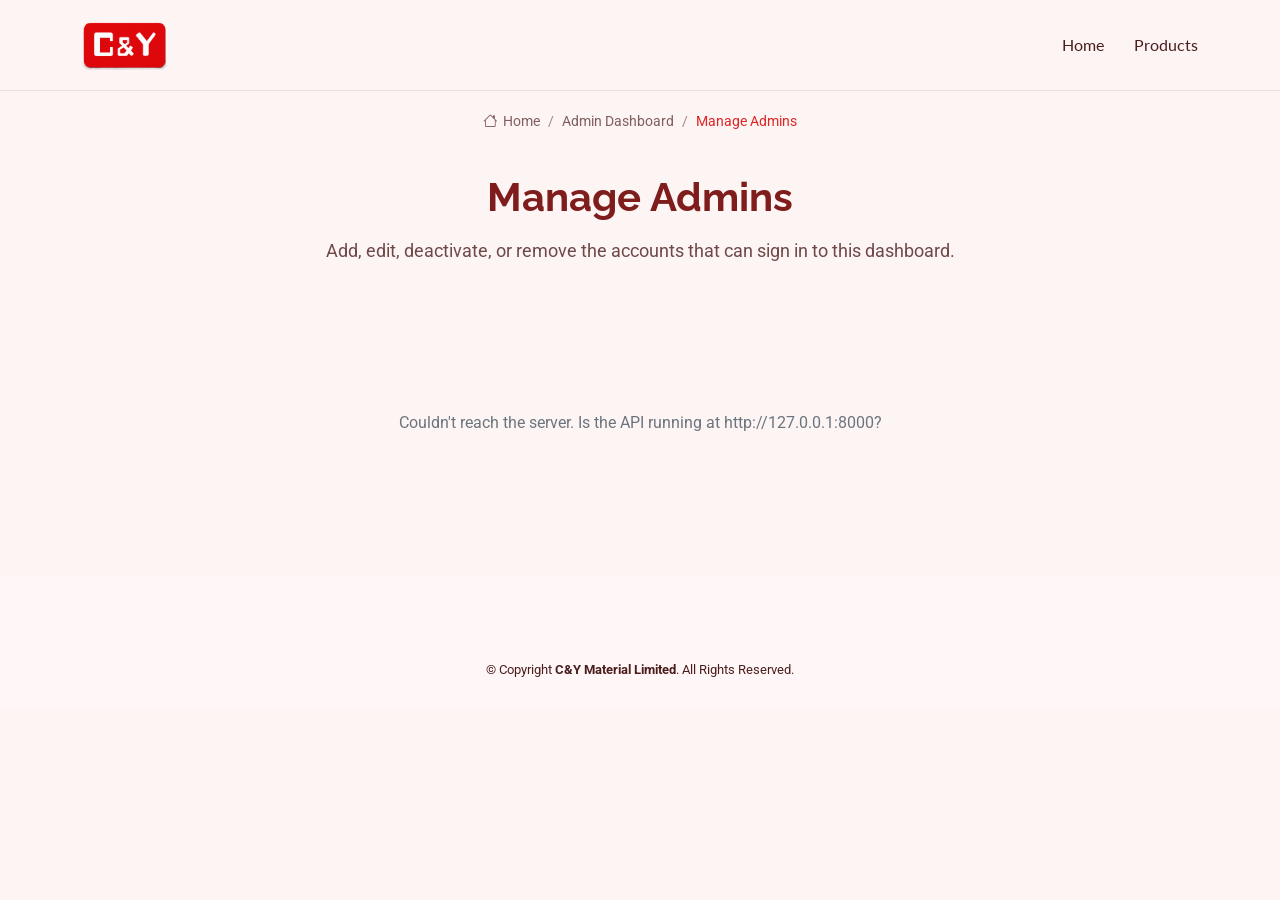
<file: manage_admins.html>
<!DOCTYPE html>
<html lang="en">

<head>
  <meta charset="utf-8">
  <meta content="width=device-width, initial-scale=1.0" name="viewport">
  <title>Manage Admins | C&amp;Y Material Limited</title>
  <meta name="robots" content="noindex, nofollow">

  <link href="assets/img/favicon.png" rel="icon">
  <link href="assets/img/apple-touch-icon.png" rel="apple-touch-icon">

  <link href="https://fonts.googleapis.com" rel="preconnect">
  <link href="https://fonts.gstatic.com" rel="preconnect" crossorigin>
  <link href="https://fonts.googleapis.com/css2?family=Roboto:ital,wght@0,100;0,300;0,400;0,500;0,700;0,900;1,100;1,300;1,400;1,700;1,900&family=Lato:ital,wght@0,100;0,300;0,400;0,700;0,900;1,100;1,300;1,400;1,700;1,900&family=Raleway:ital,wght@0,100;0,200;0,300;0,400;0,500;0,600;0,700;0,800;0,900;1,100;1,200;1,300;1,400;1,500;1,600;1,700;1,800;1,900&display=swap" rel="stylesheet">

  <link href="assets/vendor/bootstrap/css/bootstrap.min.css" rel="stylesheet">
  <link href="assets/vendor/bootstrap-icons/bootstrap-icons.css" rel="stylesheet">
  <link href="assets/vendor/aos/aos.css" rel="stylesheet">
  <link href="assets/css/main.css" rel="stylesheet">

  <style>
    .ads-section { padding: 50px 0 80px; }

    /* ---------- Form card (shared look with manage_ads.html) ---------- */
    .form-card {
      background: #fff; border-radius: 18px; box-shadow: 0 10px 30px rgba(0,0,0,.06);
      padding: 36px 40px; max-width: 780px; margin: 0 auto 44px;
    }
    .form-card-head { display: flex; align-items: start; justify-content: space-between; gap: 20px; margin-bottom: 26px; }
    .form-card-head h1 { font-size: 1.5rem; font-weight: 700; margin-bottom: 6px; }
    .form-card-head .subtext { color: #6c757d; font-size: .95rem; margin: 0; }
    .edit-mode-badge {
      display: none; align-items: center; gap: 8px; background: color-mix(in srgb, var(--accent-color, #dc2626) 12%, transparent);
      color: var(--accent-color, #dc2626); font-weight: 600; font-size: .82rem;
      padding: 7px 16px; border-radius: 50px; white-space: nowrap;
    }

    .pform label { font-weight: 600; font-size: .9rem; margin-bottom: 6px; display: block; margin-top: 20px; }
    .pform label:first-of-type { margin-top: 0; }
    .pform .field-hint { font-weight: 400; color: #6c757d; font-size: .82rem; }
    .pform .form-control, .pform .form-select {
      padding: 11px 14px; border-radius: 10px; border: 1.5px solid #dcdfe4;
    }
    .pform .form-control:focus, .pform .form-select:focus {
      border-color: var(--accent-color, #dc2626);
      box-shadow: 0 0 0 3px color-mix(in srgb, var(--accent-color, #dc2626) 15%, transparent);
    }

    .active-toggle-row {
      display: none; align-items: center; gap: 12px; margin-top: 22px;
      background: #f8f9fb; border-radius: 12px; padding: 14px 16px;
    }
    .active-toggle-row .form-check-input { width: 2.4em; height: 1.3em; cursor: pointer; }
    .active-toggle-row .form-check-input:checked { background-color: var(--accent-color, #dc2626); border-color: var(--accent-color, #dc2626); }
    .active-toggle-row label { margin: 0 !important; cursor: pointer; }
    .active-toggle-row .field-hint { display: block; margin-top: 2px; }

    .form-error {
      background: #fdecea; color: #b3261e; border-radius: 10px; padding: 12px 16px;
      font-size: .9rem; margin-bottom: 18px; display: none;
    }
    .form-actions { display: flex; flex-wrap: wrap; gap: 12px; margin-top: 30px; }
    .btn-save {
      background: var(--accent-color, #dc2626); color: #fff; border: none;
      padding: 13px 30px; border-radius: 50px; font-weight: 600;
      transition: transform .2s ease, box-shadow .2s ease; box-shadow: 0 8px 22px rgba(0,0,0,.18);
    }
    .btn-save:hover:not(:disabled) { transform: translateY(-2px); color: #fff; }
    .btn-save:disabled { opacity: .7; cursor: not-allowed; }
    .btn-cancel {
      background: #fff; color: #212529; border: 1.5px solid #dcdfe4; padding: 13px 26px;
      border-radius: 50px; font-weight: 600; text-decoration: none; transition: border-color .2s ease;
    }
    .btn-cancel:hover { border-color: var(--accent-color, #dc2626); color: #212529; }
    .btn-cancel-edit {
      background: none; border: none; color: #6c757d; font-weight: 600; padding: 13px 6px;
      text-decoration: underline; display: none;
    }
    .btn-cancel-edit:hover { color: var(--accent-color, #dc2626); }

    /* ---------- Admins list ---------- */
    .ads-list-wrap { max-width: 780px; margin: 0 auto; }
    .ads-list-wrap h2 { font-size: 1.2rem; font-weight: 700; margin-bottom: 4px; }
    .ads-list-wrap .subtext { color: #6c757d; font-size: .9rem; margin-bottom: 22px; }

    .admin-row {
      display: flex; align-items: center; gap: 16px; background: #fff; border-radius: 14px;
      box-shadow: 0 6px 18px rgba(0,0,0,.05); padding: 16px 20px; margin-bottom: 14px;
      transition: box-shadow .2s ease, outline-color .2s ease; outline: 2px solid transparent; outline-offset: -2px;
    }
    .admin-row.is-editing { outline-color: var(--accent-color, #dc2626); }
    .admin-row-avatar {
      width: 46px; height: 46px; border-radius: 50%; flex-shrink: 0;
      background: color-mix(in srgb, var(--accent-color, #dc2626) 14%, transparent);
      color: var(--accent-color, #dc2626); display: flex; align-items: center; justify-content: center;
      font-weight: 700; font-size: 1.05rem;
    }
    .admin-row-info { flex: 1; min-width: 0; }
    .admin-row-info p { margin: 0; }
    .admin-row-name { font-weight: 700; display: flex; align-items: center; gap: 10px; }
    .admin-row-email { color: #6c757d; font-size: .88rem; margin-top: 2px !important; }
    .status-pill {
      display: inline-flex; align-items: center; gap: 5px; font-size: .72rem; font-weight: 700;
      padding: 3px 11px; border-radius: 50px; text-transform: uppercase; letter-spacing: .03em;
    }
    .status-pill.active { background: #e3f6e9; color: #1e7a3d; }
    .status-pill.inactive { background: #f1f3f6; color: #6c757d; }
    .admin-row-actions { display: flex; gap: 10px; flex-shrink: 0; }
    .admin-row-actions button {
      border-radius: 10px; border: 1.5px solid #dcdfe4; background: #fff;
      padding: 8px 14px; font-weight: 600; font-size: .85rem; display: inline-flex;
      align-items: center; gap: 6px; transition: all .15s ease; white-space: nowrap;
    }
    .admin-edit-btn:hover { border-color: var(--accent-color, #dc2626); color: var(--accent-color, #dc2626); }
    .admin-delete-btn { color: #b3261e; }
    .admin-delete-btn:hover { border-color: #b3261e; background: #fdecea; }
    .admin-delete-btn:disabled { opacity: .45; cursor: not-allowed; }
    .admin-delete-btn:disabled:hover { border-color: #dcdfe4; background: #fff; }

    .ads-status, .page-status { text-align: center; padding: 60px 0; color: #6c757d; }
    .ads-status i, .page-status i { font-size: 2rem; display: block; margin-bottom: 10px; color: #ced4da; }

    @media (max-width: 576px) {
      .admin-row { flex-wrap: wrap; }
      .admin-row-actions { width: 100%; }
      .admin-row-actions button { flex: 1; justify-content: center; }
    }
  </style>
</head>

<body class="starter-page-page">

  <header id="header" class="header d-flex align-items-center sticky-top">
    <div class="container position-relative d-flex align-items-center justify-content-between">
      <a href="index.html" class="logo d-flex align-items-center me-auto me-xl-0">
        <img src="assets/img/nav_logo2.png" alt="C&amp;Y Material Limited">
      </a>
      <nav id="navmenu" class="navmenu">
        <ul>
          <li><a href="index.html#hero">Home</a></li>
          <li><a href="products.html">Products</a></li>
        </ul>
        <i class="mobile-nav-toggle d-xl-none bi bi-list"></i>
      </nav>
    </div>
  </header>

  <main class="main">

    <div class="page-title">
      <div class="breadcrumbs">
        <nav aria-label="breadcrumb">
          <ol class="breadcrumb">
            <li class="breadcrumb-item"><a href="index.html"><i class="bi bi-house"></i> Home</a></li>
            <li class="breadcrumb-item"><a href="admin_dashboard.html">Admin Dashboard</a></li>
            <li class="breadcrumb-item active current">Manage Admins</li>
          </ol>
        </nav>
      </div>
      <div class="title-wrapper">
        <h1>Manage Admins</h1>
        <p>Add, edit, deactivate, or remove the accounts that can sign in to this dashboard.</p>
      </div>
    </div>

    <section class="ads-section">
      <div class="container" id="page-root" style="display:none;">

        <div class="form-card">
          <div class="form-card-head">
            <div>
              <h1 id="form-title">Add a new admin</h1>
              <p class="subtext" id="form-subtext">Fields marked required must be filled in before saving.</p>
            </div>
            <span class="edit-mode-badge" id="edit-mode-badge"><i class="bi bi-pencil-fill"></i> Editing</span>
          </div>

          <div class="form-error" id="form-error"></div>

          <form id="admin-form" class="pform" novalidate>
            <label for="name">Full name <span class="text-danger">*</span></label>
            <input type="text" class="form-control" id="name" maxlength="255" required>

            <label for="email">Email <span class="text-danger">*</span></label>
            <input type="email" class="form-control" id="email" maxlength="255" required>

            <label for="password">Password <span class="text-danger" id="password-required-mark">*</span> <span class="field-hint" id="password-hint">(minimum 8 characters)</span></label>
            <input type="password" class="form-control" id="password" minlength="8" autocomplete="new-password">

            <div class="active-toggle-row" id="active-toggle-row">
              <div class="form-check form-switch mb-0">
                <input class="form-check-input" type="checkbox" id="is_active" checked>
              </div>
              <div>
                <label for="is_active">Account active</label>
                <span class="field-hint">Deactivated admins can't sign in, but stay on this list.</span>
              </div>
            </div>

            <div class="form-actions">
              <button type="submit" class="btn-save" id="save-btn">Save admin</button>
              <button type="button" class="btn-cancel-edit" id="cancel-edit-btn">Cancel edit</button>
              <a href="admin_dashboard.html" class="btn-cancel">Back to dashboard</a>
            </div>
          </form>
        </div>

        <div class="ads-list-wrap">
          <h2>Current admins</h2>
          <p class="subtext">Everyone listed here can sign in and manage products, ads, and other admins.</p>
          <div id="admins-list"></div>
        </div>

      </div>

      <div class="page-status" id="page-status">Checking session…</div>

    </section>

  </main>

  <footer id="footer" class="footer light-background">
    <div class="container footer-bottom">
      <div class="row gy-3">
        <div class="col-12 text-center">
          <div class="copyright">
            <p>© <span>Copyright</span> <strong class="sitename">C&amp;Y Material Limited</strong>. All Rights Reserved.</p>
          </div>
        </div>
      </div>
    </div>
  </footer>

  <script src="assets/vendor/bootstrap/js/bootstrap.bundle.min.js"></script>
  <script src="assets/vendor/aos/aos.js"></script>
  <script src="assets/js/main.js"></script>

  <!-- ============================================================
       Sanctum SPA cookie auth, same conventions as manage_ads.html:
       - GET    /api/user                 confirm session
       - GET    /api/admin/users          list admins
       - POST   /api/admin/users          create an admin
       - POST   /api/admin/users/{id}     edit an admin (password optional —
                                           leave blank to keep the current one)
       - DELETE /api/admin/users/{id}     remove one (blocked server-side for
                                           your own account)
       ============================================================ -->
  <script>
    const API_BASE_URL = "http://127.0.0.1:8000";

    const pageRoot = document.getElementById("page-root");
    const statusEl = document.getElementById("page-status");
    const errorBox = document.getElementById("form-error");
    const form = document.getElementById("admin-form");
    const saveBtn = document.getElementById("save-btn");
    const cancelEditBtn = document.getElementById("cancel-edit-btn");
    const adminsList = document.getElementById("admins-list");
    const formTitle = document.getElementById("form-title");
    const formSubtext = document.getElementById("form-subtext");
    const editModeBadge = document.getElementById("edit-mode-badge");
    const nameInput = document.getElementById("name");
    const emailInput = document.getElementById("email");
    const passwordInput = document.getElementById("password");
    const passwordRequiredMark = document.getElementById("password-required-mark");
    const passwordHint = document.getElementById("password-hint");
    const activeToggleRow = document.getElementById("active-toggle-row");
    const activeToggle = document.getElementById("is_active");

    // Non-null while editing an existing admin; null while adding a new one.
    let editingAdminId = null;
    let adminsById = {};
    let currentUserId = null;

    function escapeHtml(str) {
      if (!str) return "";
      return str.replace(/[&<>"']/g, (c) => ({
        "&": "&amp;", "<": "&lt;", ">": "&gt;", '"': "&quot;", "'": "&#39;"
      }[c]));
    }

    function initials(name) {
      return (name || "?").trim().split(/\s+/).slice(0, 2).map(w => w[0]?.toUpperCase() || "").join("") || "?";
    }

    function readCookie(name) {
      const match = document.cookie.match(new RegExp("(^| )" + name + "=([^;]+)"));
      return match ? decodeURIComponent(match[2]) : null;
    }

    async function ensureCsrfToken() {
      if (readCookie("XSRF-TOKEN")) return;
      await fetch(`${API_BASE_URL}/sanctum/csrf-cookie`, { credentials: "include" });
    }

    function jsonHeaders(extra = {}) {
      return {
        "X-XSRF-TOKEN": readCookie("XSRF-TOKEN") || "",
        Accept: "application/json",
        "Content-Type": "application/json",
        ...extra,
      };
    }

    function showError(message) {
      errorBox.textContent = message;
      errorBox.style.display = "block";
    }
    function hideError() {
      errorBox.style.display = "none";
    }

    /* ---------- Add / Edit mode switching ---------- */
    function enterEditMode(admin) {
      editingAdminId = admin.id;
      formTitle.textContent = "Edit admin";
      formSubtext.textContent = "Update the details below, then save.";
      editModeBadge.style.display = "inline-flex";
      cancelEditBtn.style.display = "inline-block";
      saveBtn.textContent = "Save changes";

      nameInput.value = admin.name || "";
      emailInput.value = admin.email || "";
      passwordInput.value = "";
      passwordRequiredMark.style.display = "none";
      passwordHint.textContent = "(leave blank to keep the current password)";

      activeToggleRow.style.display = "flex";
      activeToggle.checked = admin.is_active !== false;
      // You can't deactivate the account you're currently signed in with.
      activeToggle.disabled = String(admin.id) === String(currentUserId);

      hideError();
      form.scrollIntoView({ behavior: "smooth", block: "start" });

      document.querySelectorAll(".admin-row").forEach((row) => {
        row.classList.toggle("is-editing", row.dataset.id === String(admin.id));
      });
    }

    function exitEditMode() {
      editingAdminId = null;
      form.reset();
      formTitle.textContent = "Add a new admin";
      formSubtext.textContent = "Fields marked required must be filled in before saving.";
      editModeBadge.style.display = "none";
      cancelEditBtn.style.display = "none";
      saveBtn.textContent = "Save admin";
      passwordRequiredMark.style.display = "inline";
      passwordHint.textContent = "(minimum 8 characters)";
      activeToggleRow.style.display = "none";
      activeToggle.disabled = false;
      hideError();
      document.querySelectorAll(".admin-row").forEach((row) => row.classList.remove("is-editing"));
    }

    cancelEditBtn.addEventListener("click", exitEditMode);

    /* ---------- Admins list ---------- */
    function adminRowHTML(admin) {
      const isSelf = String(admin.id) === String(currentUserId);
      const isActive = admin.is_active !== false;
      return `
        <div class="admin-row" data-id="${admin.id}">
          <div class="admin-row-avatar">${escapeHtml(initials(admin.name))}</div>
          <div class="admin-row-info">
            <p class="admin-row-name">
              ${escapeHtml(admin.name)}
              <span class="status-pill ${isActive ? "active" : "inactive"}">
                <i class="bi bi-${isActive ? "check-circle-fill" : "slash-circle"}"></i> ${isActive ? "Active" : "Inactive"}
              </span>
              ${isSelf ? '<span class="field-hint">(you)</span>' : ""}
            </p>
            <p class="admin-row-email">${escapeHtml(admin.email)}</p>
          </div>
          <div class="admin-row-actions">
            <button type="button" class="admin-edit-btn" data-id="${admin.id}"><i class="bi bi-pencil"></i> Edit</button>
            <button type="button" class="admin-delete-btn" data-id="${admin.id}" ${isSelf ? "disabled title=\"You can't delete your own account\"" : ""}>
              <i class="bi bi-trash3"></i> Delete
            </button>
          </div>
        </div>`;
    }

    async function loadAdmins() {
      const res = await fetch(`${API_BASE_URL}/api/admin/users`, { credentials: "include" });
      if (!res.ok) throw new Error(`HTTP ${res.status}`);
      const admins = await res.json();

      adminsById = {};
      admins.forEach((a) => { adminsById[a.id] = a; });

      adminsList.innerHTML = admins.length
        ? admins.map(adminRowHTML).join("")
        : `<div class="ads-status"><i class="bi bi-people"></i>No admins yet — add one above.</div>`;

      adminsList.querySelectorAll(".admin-edit-btn").forEach((btn) => {
        btn.addEventListener("click", () => {
          const admin = adminsById[btn.dataset.id];
          if (admin) enterEditMode(admin);
        });
      });
      adminsList.querySelectorAll(".admin-delete-btn").forEach((btn) => {
        if (btn.disabled) return;
        btn.addEventListener("click", () => deleteAdmin(btn.dataset.id));
      });

      if (editingAdminId) {
        document.querySelectorAll(".admin-row").forEach((row) => {
          row.classList.toggle("is-editing", row.dataset.id === String(editingAdminId));
        });
      }
    }

    async function deleteAdmin(id) {
      if (!confirm("Delete this admin account? This can't be undone.")) return;
      try {
        await ensureCsrfToken();
        const res = await fetch(`${API_BASE_URL}/api/admin/users/${id}`, {
          method: "DELETE",
          credentials: "include",
          headers: jsonHeaders(),
        });
        if (!res.ok) {
          const data = await res.json().catch(() => ({}));
          throw new Error(data.detail || `HTTP ${res.status}`);
        }
        if (String(editingAdminId) === String(id)) exitEditMode();
        await loadAdmins();
      } catch (err) {
        console.error("Delete admin failed", err);
        alert(err.message || "Couldn't delete that admin.");
      }
    }

    form.addEventListener("submit", async (event) => {
      event.preventDefault();
      hideError();

      // While editing, password is optional (keep current one if left blank).
      passwordInput.required = !editingAdminId;
      if (!form.reportValidity()) return;

      saveBtn.disabled = true;
      saveBtn.textContent = editingAdminId ? "Saving changes…" : "Saving…";

      try {
        await ensureCsrfToken();

        const payload = {
          name: nameInput.value.trim(),
          email: emailInput.value.trim(),
        };
        if (passwordInput.value) {
          payload.password = passwordInput.value;
        }
        if (editingAdminId) {
          payload.is_active = activeToggle.checked;
        }

        const url = editingAdminId
          ? `${API_BASE_URL}/api/admin/users/${editingAdminId}`
          : `${API_BASE_URL}/api/admin/users`;

        const res = await fetch(url, {
          method: "POST",
          credentials: "include",
          headers: jsonHeaders(),
          body: JSON.stringify(payload),
        });

        if (!res.ok) {
          const data = await res.json().catch(() => ({}));
          const message = data.errors
            ? Object.values(data.errors).flat().join(" ")
            : data.message || data.detail || "Couldn't save this admin. Please check the fields and try again.";
          showError(message);
          return;
        }

        const wasEditing = !!editingAdminId;
        exitEditMode();
        await loadAdmins();
        if (!wasEditing) {
          formSubtext.textContent = "Admin saved. Fields marked required must be filled in before saving.";
          setTimeout(() => {
            if (!editingAdminId) formSubtext.textContent = "Fields marked required must be filled in before saving.";
          }, 2500);
        }
      } catch (err) {
        console.error("Save failed", err);
        showError(err.message || `Couldn't reach the server. Is the API running at ${API_BASE_URL}?`);
      } finally {
        saveBtn.disabled = false;
        saveBtn.textContent = editingAdminId ? "Save changes" : "Save admin";
      }
    });

    async function init() {
      try {
        const res = await fetch(`${API_BASE_URL}/api/user`, { credentials: "include" });
        if (!res.ok) {
          window.location.href = "login.html";
          return;
        }
        const me = await res.json();
        currentUserId = me.id;

        statusEl.style.display = "none";
        pageRoot.style.display = "";

        await ensureCsrfToken();
        await loadAdmins();
        if (window.AOS) AOS.refresh();
      } catch (err) {
        console.error("Session check failed", err);
        statusEl.textContent = `Couldn't reach the server. Is the API running at ${API_BASE_URL}?`;
      }
    }

    init();
  </script>

</body>

</html>
</file>
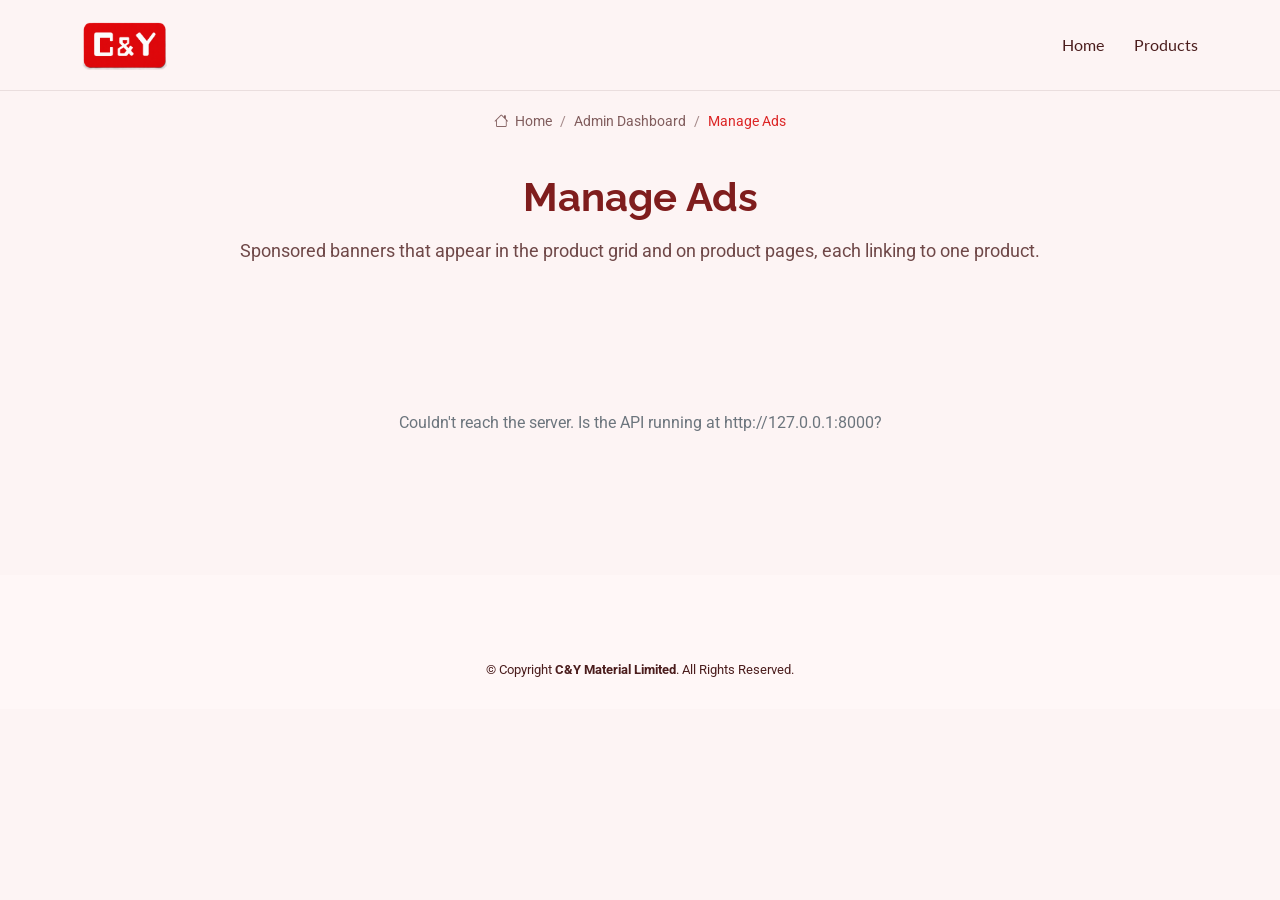
<file: manage_ads.html>
<!DOCTYPE html>
<html lang="en">

<head>
  <meta charset="utf-8">
  <meta content="width=device-width, initial-scale=1.0" name="viewport">
  <title>Manage Ads | C&amp;Y Material Limited</title>
  <meta name="robots" content="noindex, nofollow">

  <link href="assets/img/favicon.png" rel="icon">
  <link href="assets/img/apple-touch-icon.png" rel="apple-touch-icon">

  <link href="https://fonts.googleapis.com" rel="preconnect">
  <link href="https://fonts.gstatic.com" rel="preconnect" crossorigin>
  <link href="https://fonts.googleapis.com/css2?family=Roboto:ital,wght@0,100;0,300;0,400;0,500;0,700;0,900;1,100;1,300;1,400;1,700;1,900&family=Lato:ital,wght@0,100;0,300;0,400;0,700;0,900;1,100;1,300;1,400;1,700;1,900&family=Raleway:ital,wght@0,100;0,200;0,300;0,400;0,500;0,600;0,700;0,800;0,900;1,100;1,200;1,300;1,400;1,500;1,600;1,700;1,800;1,900&display=swap" rel="stylesheet">

  <link href="assets/vendor/bootstrap/css/bootstrap.min.css" rel="stylesheet">
  <link href="assets/vendor/bootstrap-icons/bootstrap-icons.css" rel="stylesheet">
  <link href="assets/vendor/aos/aos.css" rel="stylesheet">
  <link href="assets/css/main.css" rel="stylesheet">

  <style>
    .ads-section { padding: 50px 0 80px; }

    /* ---------- Form card ---------- */
    .form-card {
      background: #fff; border-radius: 18px; box-shadow: 0 10px 30px rgba(0,0,0,.06);
      padding: 36px 40px; max-width: 900px; margin: 0 auto 44px;
    }
    .form-card-head { display: flex; align-items: start; justify-content: space-between; gap: 20px; margin-bottom: 26px; }
    .form-card-head h1 { font-size: 1.5rem; font-weight: 700; margin-bottom: 6px; }
    .form-card-head .subtext { color: #6c757d; font-size: .95rem; margin: 0; }
    .edit-mode-badge {
      display: none; align-items: center; gap: 8px; background: color-mix(in srgb, var(--accent-color, #dc2626) 12%, transparent);
      color: var(--accent-color, #dc2626); font-weight: 600; font-size: .82rem;
      padding: 7px 16px; border-radius: 50px; white-space: nowrap;
    }

    .pform-grid { display: grid; grid-template-columns: 1fr 260px; gap: 32px; }
    @media (max-width: 767px) { .pform-grid { grid-template-columns: 1fr; } }

    .pform label { font-weight: 600; font-size: .9rem; margin-bottom: 6px; display: block; margin-top: 20px; }
    .pform label:first-of-type { margin-top: 0; }
    .pform .field-hint { font-weight: 400; color: #6c757d; font-size: .82rem; }
    .pform .form-control, .pform .form-select {
      padding: 11px 14px; border-radius: 10px; border: 1.5px solid #dcdfe4;
    }
    .pform .form-control:focus, .pform .form-select:focus {
      border-color: var(--accent-color, #dc2626);
      box-shadow: 0 0 0 3px color-mix(in srgb, var(--accent-color, #dc2626) 15%, transparent);
    }

    .image-preview-box {
      margin-top: 20px; border: 1.5px dashed #dcdfe4; border-radius: 14px; overflow: hidden;
      aspect-ratio: 16/10; display: flex; align-items: center; justify-content: center;
      background: #f8f9fb; position: relative;
    }
    .image-preview-box img { width: 100%; height: 100%; object-fit: cover; display: block; }
    .image-preview-box .placeholder-text { color: #adb5bd; font-size: .85rem; text-align: center; padding: 10px; }
    .image-preview-box .current-badge {
      position: absolute; top: 10px; left: 10px; background: rgba(0,0,0,.55); color: #fff;
      font-size: .72rem; font-weight: 600; padding: 4px 10px; border-radius: 50px;
    }

    .form-error {
      background: #fdecea; color: #b3261e; border-radius: 10px; padding: 12px 16px;
      font-size: .9rem; margin-bottom: 18px; display: none;
    }
    .form-actions { display: flex; flex-wrap: wrap; gap: 12px; margin-top: 30px; }
    .btn-save {
      background: var(--accent-color, #dc2626); color: #fff; border: none;
      padding: 13px 30px; border-radius: 50px; font-weight: 600;
      transition: transform .2s ease, box-shadow .2s ease; box-shadow: 0 8px 22px rgba(0,0,0,.18);
    }
    .btn-save:hover:not(:disabled) { transform: translateY(-2px); color: #fff; }
    .btn-save:disabled { opacity: .7; cursor: not-allowed; }
    .btn-cancel {
      background: #fff; color: #212529; border: 1.5px solid #dcdfe4; padding: 13px 26px;
      border-radius: 50px; font-weight: 600; text-decoration: none; transition: border-color .2s ease;
    }
    .btn-cancel:hover { border-color: var(--accent-color, #dc2626); color: #212529; }
    .btn-cancel-edit {
      background: none; border: none; color: #6c757d; font-weight: 600; padding: 13px 6px;
      text-decoration: underline; display: none;
    }
    .btn-cancel-edit:hover { color: var(--accent-color, #dc2626); }

    /* ---------- Ads grid ---------- */
    .ads-list-wrap { max-width: 900px; margin: 0 auto; }
    .ads-list-wrap h2 { font-size: 1.2rem; font-weight: 700; margin-bottom: 4px; }
    .ads-list-wrap .subtext { color: #6c757d; font-size: .9rem; margin-bottom: 22px; }

    .ads-grid {
      display: grid; grid-template-columns: repeat(auto-fill, minmax(260px, 1fr)); gap: 20px;
    }
    .ad-card {
      background: #fff; border-radius: 16px; overflow: hidden; box-shadow: 0 6px 18px rgba(0,0,0,.06);
      display: flex; flex-direction: column; transition: box-shadow .2s ease, transform .2s ease;
    }
    .ad-card:hover { box-shadow: 0 12px 28px rgba(0,0,0,.1); transform: translateY(-2px); }
    .ad-card.is-editing { outline: 2px solid var(--accent-color, #dc2626); outline-offset: -2px; }
    .ad-card-img-wrap { position: relative; aspect-ratio: 16/9; background: #f1f3f6; }
    .ad-card-img-wrap img { width: 100%; height: 100%; object-fit: cover; display: block; }
    .ad-card-order {
      position: absolute; top: 10px; left: 10px; background: rgba(0,0,0,.55); color: #fff;
      font-size: .72rem; font-weight: 700; padding: 3px 10px; border-radius: 50px;
    }
    .ad-card-body { padding: 16px 18px 18px; display: flex; flex-direction: column; flex: 1; }
    .ad-card-caption { font-weight: 700; margin-bottom: 4px; line-height: 1.35; }
    .ad-card-meta { color: #6c757d; font-size: .82rem; margin-bottom: 14px; }
    .ad-card-meta .btn-text-preview {
      display: inline-block; margin-top: 3px; background: #f1f3f6; color: #495057;
      padding: 2px 10px; border-radius: 50px; font-size: .75rem;
    }
    .ad-card-actions { margin-top: auto; display: flex; gap: 10px; }
    .ad-card-actions button {
      flex: 1; border-radius: 10px; border: 1.5px solid #dcdfe4; background: #fff;
      padding: 8px 10px; font-weight: 600; font-size: .85rem; display: inline-flex;
      align-items: center; justify-content: center; gap: 6px; transition: all .15s ease;
    }
    .ad-edit-btn:hover { border-color: var(--accent-color, #dc2626); color: var(--accent-color, #dc2626); }
    .ad-delete-btn { color: #b3261e; }
    .ad-delete-btn:hover { border-color: #b3261e; background: #fdecea; }

    .ads-status, .page-status { text-align: center; padding: 60px 0; color: #6c757d; }
    .ads-status i, .page-status i { font-size: 2rem; display: block; margin-bottom: 10px; color: #ced4da; }
  </style>
</head>

<body class="starter-page-page">

  <header id="header" class="header d-flex align-items-center sticky-top">
    <div class="container position-relative d-flex align-items-center justify-content-between">
      <a href="index.html" class="logo d-flex align-items-center me-auto me-xl-0">
        <img src="assets/img/nav_logo2.png" alt="C&amp;Y Material Limited">
      </a>
      <nav id="navmenu" class="navmenu">
        <ul>
          <li><a href="index.html#hero">Home</a></li>
          <li><a href="products.html">Products</a></li>
        </ul>
        <i class="mobile-nav-toggle d-xl-none bi bi-list"></i>
      </nav>
    </div>
  </header>

  <main class="main">

    <div class="page-title">
      <div class="breadcrumbs">
        <nav aria-label="breadcrumb">
          <ol class="breadcrumb">
            <li class="breadcrumb-item"><a href="index.html"><i class="bi bi-house"></i> Home</a></li>
            <li class="breadcrumb-item"><a href="admin_dashboard.html">Admin Dashboard</a></li>
            <li class="breadcrumb-item active current">Manage Ads</li>
          </ol>
        </nav>
      </div>
      <div class="title-wrapper">
        <h1>Manage Ads</h1>
        <p>Sponsored banners that appear in the product grid and on product pages, each linking to one product.</p>
      </div>
    </div>

    <section class="ads-section">
      <div class="container" id="page-root" style="display:none;">

        <div class="form-card">
          <div class="form-card-head">
            <div>
              <h1 id="form-title">Add a new ad</h1>
              <p class="subtext" id="form-subtext">Fields marked required must be filled in before saving.</p>
            </div>
            <span class="edit-mode-badge" id="edit-mode-badge"><i class="bi bi-pencil-fill"></i> Editing</span>
          </div>

          <div class="form-error" id="form-error"></div>

          <form id="ad-form" class="pform" novalidate>
            <div class="pform-grid">
              <div>
                <label for="product_id">Links to product <span class="text-danger">*</span></label>
                <select class="form-select" id="product_id" required>
                  <option value="" disabled selected>Choose a product</option>
                </select>

                <label for="caption">Caption <span class="field-hint">(optional)</span></label>
                <input type="text" class="form-control" id="caption" maxlength="200">

                <label for="button_text">Button text <span class="field-hint">(optional, defaults to "Learn More")</span></label>
                <input type="text" class="form-control" id="button_text" maxlength="50">
              </div>

              <div>
                <label for="image">Image <span class="text-danger" id="image-required-mark">*</span> <span class="field-hint" id="image-hint"></span></label>
                <input type="file" class="form-control" id="image" accept="image/*">
                <div class="image-preview-box" id="image-preview-box">
                  <span class="placeholder-text" id="image-preview-placeholder">No image selected yet</span>
                  <img id="image-preview-img" style="display:none;" alt="Preview">
                </div>
              </div>
            </div>

            <div class="form-actions">
              <button type="submit" class="btn-save" id="save-btn">Save ad</button>
              <button type="button" class="btn-cancel-edit" id="cancel-edit-btn">Cancel edit</button>
              <a href="admin_dashboard.html" class="btn-cancel">Back to dashboard</a>
            </div>
          </form>
        </div>

        <div class="ads-list-wrap">
          <h2>Current ads</h2>
          <p class="subtext">These rotate into the product grid and product detail pages in the order shown below.</p>
          <div id="ads-list"></div>
        </div>

      </div>

      <div class="page-status" id="page-status">Checking session…</div>

    </section>

  </main>

  <footer id="footer" class="footer light-background">
    <div class="container footer-bottom">
      <div class="row gy-3">
        <div class="col-12 text-center">
          <div class="copyright">
            <p>© <span>Copyright</span> <strong class="sitename">C&amp;Y Material Limited</strong>. All Rights Reserved.</p>
          </div>
        </div>
      </div>
    </div>
  </footer>

  <script src="assets/vendor/bootstrap/js/bootstrap.bundle.min.js"></script>
  <script src="assets/vendor/aos/aos.js"></script>
  <script src="assets/js/main.js"></script>

  <!-- ============================================================
       Sanctum SPA cookie auth, same conventions as add_product.html
       and edit_product.html:
       - GET    /api/user                confirm session
       - GET    /api/products             populate the "links to product" dropdown
       - GET    /api/ads                  list existing ads
       - POST   /api/admin/ads            multipart/form-data, creates an ad
       - POST   /api/admin/ads/{id}       multipart/form-data, edits an ad
                                           (image optional — omit to keep the current one)
       - DELETE /api/admin/ads/{id}       remove one
       ============================================================ -->
  <script>
    const API_BASE_URL = "http://127.0.0.1:8000";
    const AD_FALLBACK_IMG = 'https://images.pexels.com/photos/815494/pexels-photo-815494.jpeg?auto=compress&cs=tinysrgb&w=1920';

    const pageRoot = document.getElementById("page-root");
    const statusEl = document.getElementById("page-status");
    const errorBox = document.getElementById("form-error");
    const form = document.getElementById("ad-form");
    const saveBtn = document.getElementById("save-btn");
    const cancelEditBtn = document.getElementById("cancel-edit-btn");
    const productSelect = document.getElementById("product_id");
    const adsList = document.getElementById("ads-list");
    const formTitle = document.getElementById("form-title");
    const formSubtext = document.getElementById("form-subtext");
    const editModeBadge = document.getElementById("edit-mode-badge");
    const imageInput = document.getElementById("image");
    const imageRequiredMark = document.getElementById("image-required-mark");
    const imageHint = document.getElementById("image-hint");
    const previewBox = document.getElementById("image-preview-box");
    const previewImg = document.getElementById("image-preview-img");
    const previewPlaceholder = document.getElementById("image-preview-placeholder");

    // Non-null while editing an existing ad; null while adding a new one.
    let editingAdId = null;
    let adsById = {};

    function escapeHtml(str) {
      if (!str) return "";
      return str.replace(/[&<>"']/g, (c) => ({
        "&": "&amp;", "<": "&lt;", ">": "&gt;", '"': "&quot;", "'": "&#39;"
      }[c]));
    }

    function readCookie(name) {
      const match = document.cookie.match(new RegExp("(^| )" + name + "=([^;]+)"));
      return match ? decodeURIComponent(match[2]) : null;
    }

    async function ensureCsrfToken() {
      if (readCookie("XSRF-TOKEN")) return;
      await fetch(`${API_BASE_URL}/sanctum/csrf-cookie`, { credentials: "include" });
    }

    function authHeaders(extra = {}) {
      return { "X-XSRF-TOKEN": readCookie("XSRF-TOKEN") || "", Accept: "application/json", ...extra };
    }

    function showError(message) {
      errorBox.textContent = message;
      errorBox.style.display = "block";
    }
    function hideError() {
      errorBox.style.display = "none";
    }

    // products keyed by id, so the ad list can show "Links to: <n>"
    // without a second round trip per ad.
    let productsById = {};

    async function loadProductOptions() {
      const res = await fetch(`${API_BASE_URL}/api/products`);
      const data = await res.json();
      const products = data.products || [];

      products.forEach((p) => { productsById[p.id] = p; });

      products.forEach((p) => {
        const option = document.createElement("option");
        option.value = p.id;
        option.textContent = p.name;
        productSelect.appendChild(option);
      });
    }

    /* ---------- Live preview of the chosen image file ---------- */
    imageInput.addEventListener("change", () => {
      const file = imageInput.files[0];
      if (!file) {
        if (editingAdId && adsById[editingAdId]) {
          setPreviewImage(adsById[editingAdId].image_url, true);
        } else {
          setPreviewImage(null, false);
        }
        return;
      }
      const reader = new FileReader();
      reader.onload = (e) => setPreviewImage(e.target.result, false);
      reader.readAsDataURL(file);
    });

    function setPreviewImage(src, isCurrent) {
      if (!src) {
        previewImg.style.display = "none";
        previewPlaceholder.style.display = "block";
        previewBox.querySelector(".current-badge")?.remove();
        return;
      }
      previewImg.src = src;
      previewImg.onerror = () => { previewImg.src = AD_FALLBACK_IMG; };
      previewImg.style.display = "block";
      previewPlaceholder.style.display = "none";
      previewBox.querySelector(".current-badge")?.remove();
      if (isCurrent) {
        const badge = document.createElement("span");
        badge.className = "current-badge";
        badge.textContent = "Current image";
        previewBox.appendChild(badge);
      }
    }

    /* ---------- Add / Edit mode switching ---------- */
    function enterEditMode(ad) {
      editingAdId = ad.id;
      formTitle.textContent = "Edit ad";
      formSubtext.textContent = "Update the details below, then save.";
      editModeBadge.style.display = "inline-flex";
      cancelEditBtn.style.display = "inline-block";
      saveBtn.textContent = "Save changes";

      productSelect.value = ad.product_id;
      document.getElementById("caption").value = ad.caption || "";
      document.getElementById("button_text").value = ad.button_text || "";
      imageInput.value = "";
      imageRequiredMark.style.display = "none";
      imageHint.textContent = "(optional — leave blank to keep the current image)";

      setPreviewImage(ad.image_url, true);
      hideError();
      form.scrollIntoView({ behavior: "smooth", block: "start" });

      document.querySelectorAll(".ad-card").forEach((card) => {
        card.classList.toggle("is-editing", card.dataset.id === String(ad.id));
      });
    }

    function exitEditMode() {
      editingAdId = null;
      form.reset();
      formTitle.textContent = "Add a new ad";
      formSubtext.textContent = "Fields marked required must be filled in before saving.";
      editModeBadge.style.display = "none";
      cancelEditBtn.style.display = "none";
      saveBtn.textContent = "Save ad";
      imageRequiredMark.style.display = "inline";
      imageHint.textContent = "";
      setPreviewImage(null, false);
      hideError();
      document.querySelectorAll(".ad-card").forEach((card) => card.classList.remove("is-editing"));
    }

    cancelEditBtn.addEventListener("click", exitEditMode);

    /* ---------- Ad grid ---------- */
    function adCardHTML(ad, position) {
      const product = productsById[ad.product_id];
      const imgSrc = ad.image_url || AD_FALLBACK_IMG;
      return `
        <div class="ad-card" data-id="${ad.id}">
          <div class="ad-card-img-wrap">
            <span class="ad-card-order">#${position}</span>
            <img src="${imgSrc}" alt="${escapeHtml(ad.caption || 'Ad')}"
                 onerror="this.onerror=null; this.src='${AD_FALLBACK_IMG}';">
          </div>
          <div class="ad-card-body">
            <p class="ad-card-caption">${escapeHtml(ad.caption || "(no caption)")}</p>
            <p class="ad-card-meta">
              Links to: ${escapeHtml(product ? product.name : `Product #${ad.product_id}`)}<br>
              <span class="btn-text-preview">${escapeHtml(ad.button_text || "Learn More")}</span>
            </p>
            <div class="ad-card-actions">
              <button type="button" class="ad-edit-btn" data-id="${ad.id}"><i class="bi bi-pencil"></i> Edit</button>
              <button type="button" class="ad-delete-btn" data-id="${ad.id}"><i class="bi bi-trash3"></i> Delete</button>
            </div>
          </div>
        </div>`;
    }

    async function loadAds() {
      const res = await fetch(`${API_BASE_URL}/api/ads`);
      const ads = await res.json();

      adsById = {};
      ads.forEach((ad) => { adsById[ad.id] = ad; });

      adsList.innerHTML = ads.length
        ? `<div class="ads-grid">${ads.map((ad, i) => adCardHTML(ad, i + 1)).join("")}</div>`
        : `<div class="ads-status"><i class="bi bi-megaphone"></i>No ads yet — add one above.</div>`;

      adsList.querySelectorAll(".ad-edit-btn").forEach((btn) => {
        btn.addEventListener("click", () => {
          const ad = adsById[btn.dataset.id];
          if (ad) enterEditMode(ad);
        });
      });
      adsList.querySelectorAll(".ad-delete-btn").forEach((btn) => {
        btn.addEventListener("click", () => deleteAd(btn.dataset.id));
      });

      if (editingAdId) {
        document.querySelectorAll(".ad-card").forEach((card) => {
          card.classList.toggle("is-editing", card.dataset.id === String(editingAdId));
        });
      }
    }

    async function deleteAd(id) {
      if (!confirm("Delete this ad?")) return;
      try {
        await ensureCsrfToken();
        const res = await fetch(`${API_BASE_URL}/api/admin/ads/${id}`, {
          method: "DELETE",
          credentials: "include",
          headers: authHeaders(),
        });
        if (!res.ok) throw new Error(`HTTP ${res.status}`);
        if (String(editingAdId) === String(id)) exitEditMode();
        await loadAds();
      } catch (err) {
        console.error("Delete ad failed", err);
        alert("Couldn't delete that ad.");
      }
    }

    form.addEventListener("submit", async (event) => {
      event.preventDefault();
      hideError();

      // While editing, the image field is optional (keep current image if
      // left blank), so don't let the browser's own required-file check block.
      imageInput.required = !editingAdId;
      if (!form.reportValidity()) return;

      saveBtn.disabled = true;
      saveBtn.textContent = editingAdId ? "Saving changes…" : "Saving…";

      try {
        await ensureCsrfToken();

        const fd = new FormData();
        fd.append("product_id", productSelect.value);
        fd.append("caption", document.getElementById("caption").value.trim());
        fd.append("button_text", document.getElementById("button_text").value.trim());
        if (imageInput.files[0]) {
          fd.append("image", imageInput.files[0]);
        }

        const url = editingAdId
          ? `${API_BASE_URL}/api/admin/ads/${editingAdId}`
          : `${API_BASE_URL}/api/admin/ads`;

        const res = await fetch(url, {
          method: "POST",
          credentials: "include",
          headers: authHeaders(),
          body: fd,
        });

        if (!res.ok) {
          const data = await res.json().catch(() => ({}));
          const message = data.errors
            ? Object.values(data.errors).flat().join(" ")
            : data.message || "Couldn't save the ad. Please check the fields and try again.";
          showError(message);
          return;
        }

        const wasEditing = !!editingAdId;
        exitEditMode();
        await loadAds();
        if (!wasEditing) {
          // brief confirmation without a jarring alert()
          formSubtext.textContent = "Ad saved. Fields marked required must be filled in before saving.";
          setTimeout(() => {
            if (!editingAdId) formSubtext.textContent = "Fields marked required must be filled in before saving.";
          }, 2500);
        }
      } catch (err) {
        console.error("Save failed", err);
        showError(err.message || `Couldn't reach the server. Is the API running at ${API_BASE_URL}?`);
      } finally {
        saveBtn.disabled = false;
        saveBtn.textContent = editingAdId ? "Save changes" : "Save ad";
      }
    });

    async function init() {
      try {
        const res = await fetch(`${API_BASE_URL}/api/user`, { credentials: "include" });
        if (!res.ok) {
          window.location.href = "login.html";
          return;
        }

        statusEl.style.display = "none";
        pageRoot.style.display = "";

        await ensureCsrfToken();
        await loadProductOptions();
        await loadAds();
        if (window.AOS) AOS.refresh();
      } catch (err) {
        console.error("Session check failed", err);
        statusEl.textContent = `Couldn't reach the server. Is the API running at ${API_BASE_URL}?`;
      }
    }

    init();
  </script>

</body>

</html>
</file>
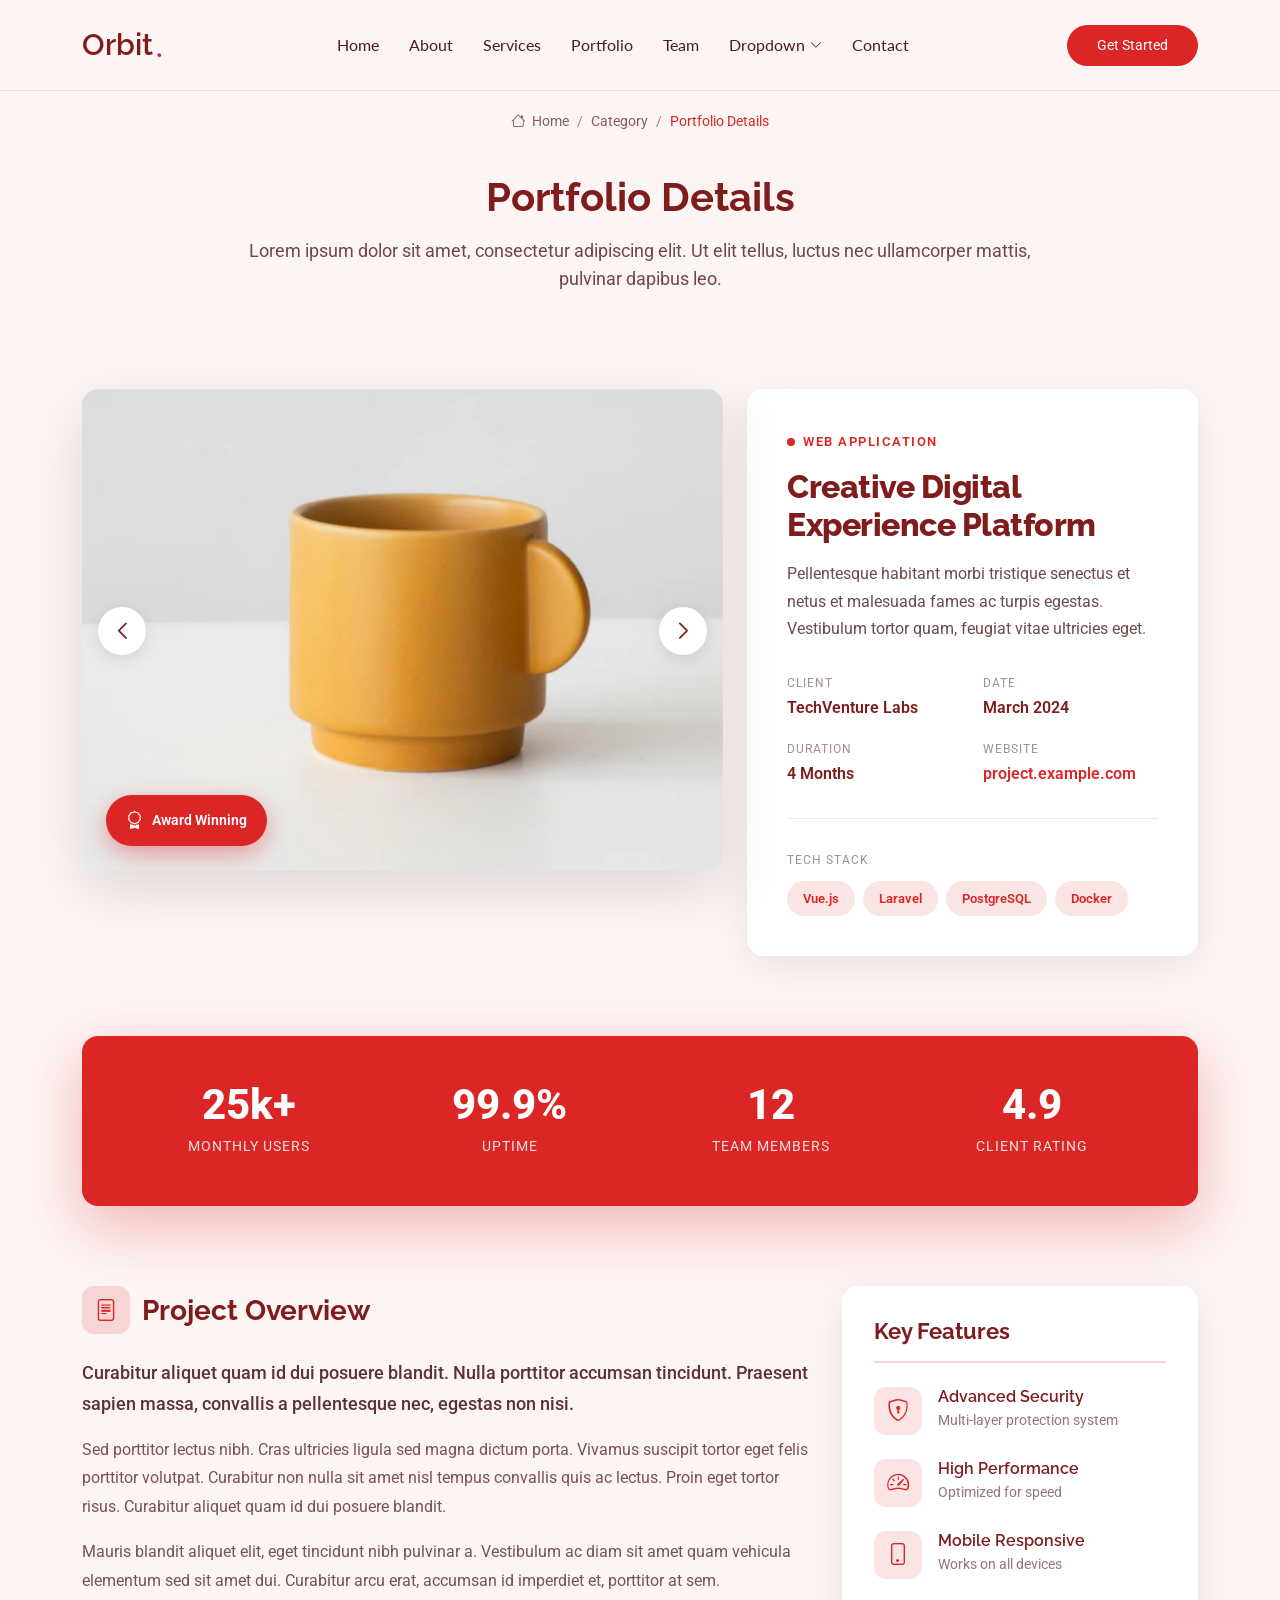
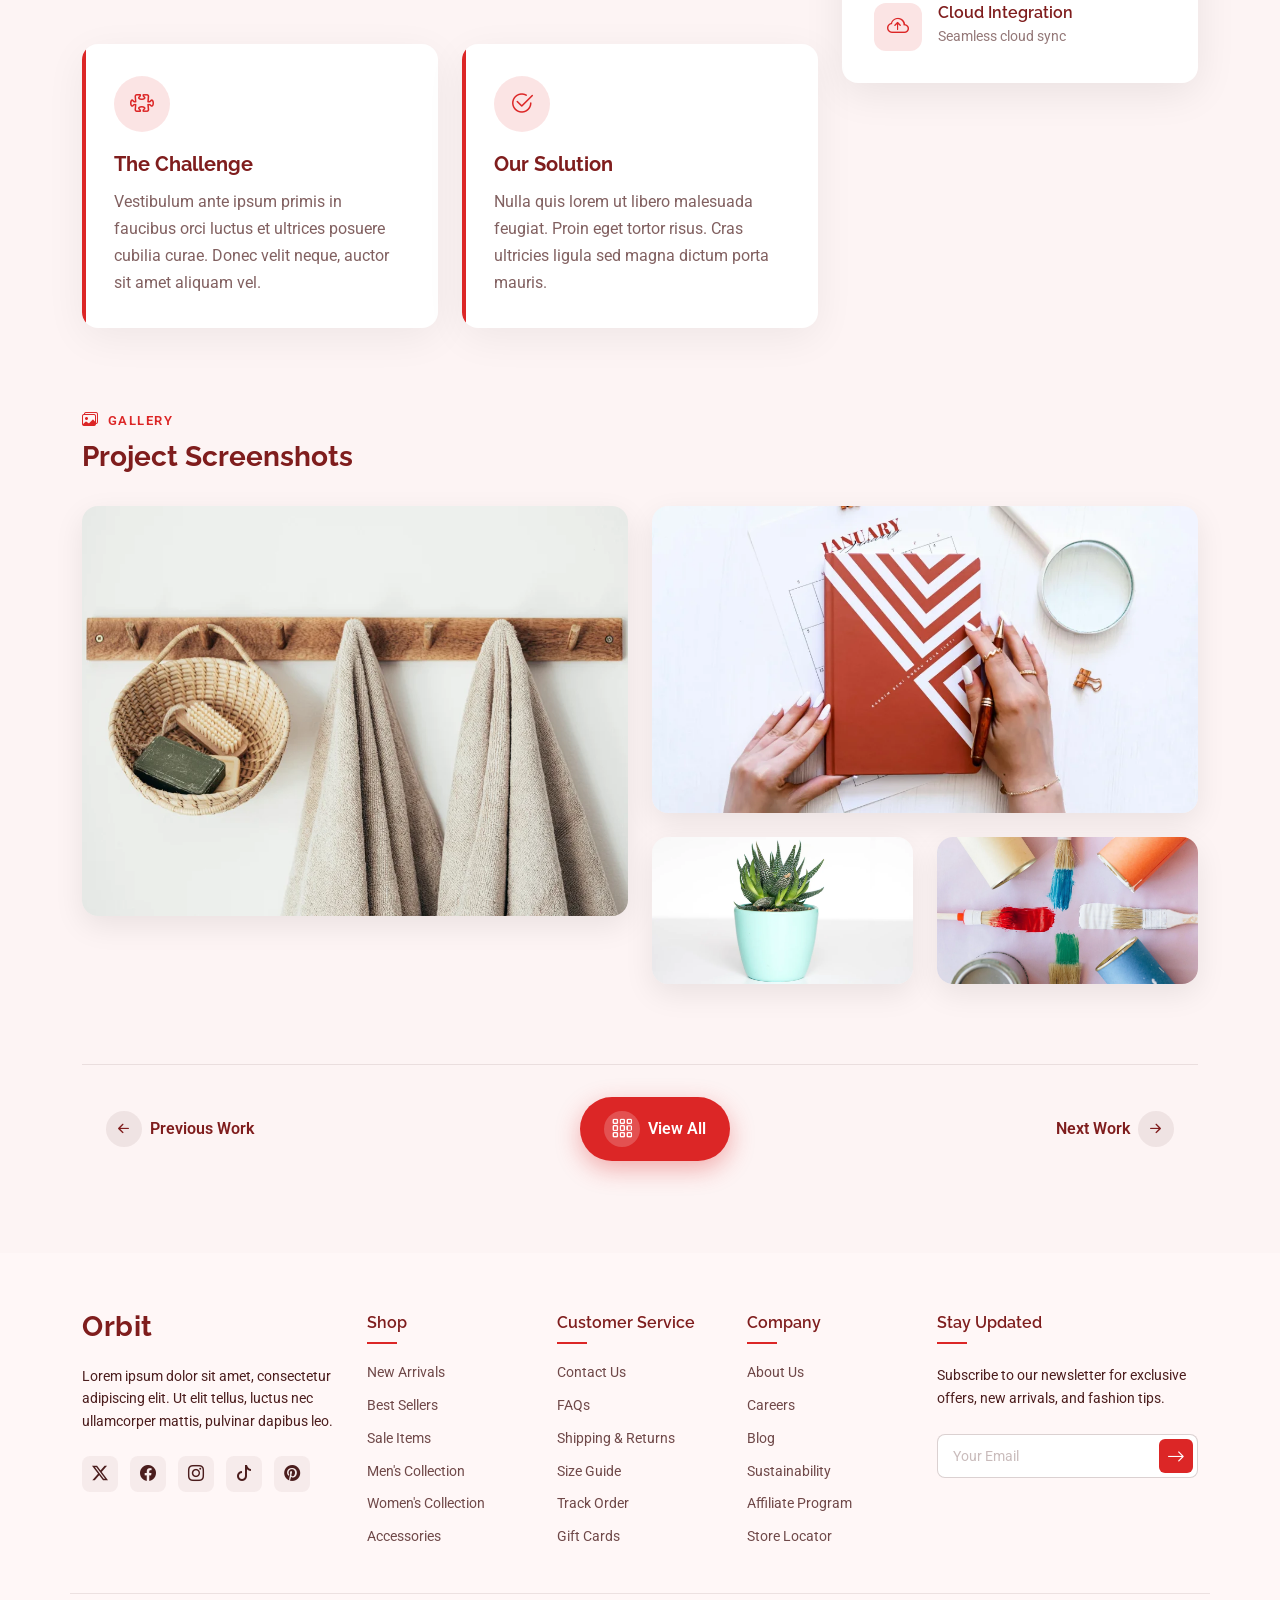
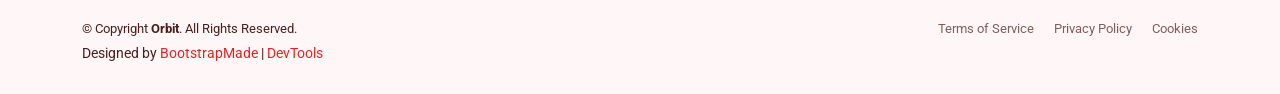
<file: portfolio-details.html>
<!DOCTYPE html>
<html lang="en">

<head>
  <meta charset="utf-8">
  <meta content="width=device-width, initial-scale=1.0" name="viewport">
  <title>Portfolio Details - Orbit Bootstrap Template</title>
  <meta name="description" content="">
  <meta name="keywords" content="">

  <!-- Favicons -->
  <link href="assets/img/favicon.png" rel="icon">
  <link href="assets/img/apple-touch-icon.png" rel="apple-touch-icon">

  <!-- Fonts -->
  <link href="https://fonts.googleapis.com" rel="preconnect">
  <link href="https://fonts.gstatic.com" rel="preconnect" crossorigin>
  <link href="https://fonts.googleapis.com/css2?family=Roboto:ital,wght@0,100;0,300;0,400;0,500;0,700;0,900;1,100;1,300;1,400;1,500;1,700;1,900&family=Lato:ital,wght@0,100;0,300;0,400;0,700;0,900;1,100;1,300;1,400;1,700;1,900&family=Raleway:ital,wght@0,100;0,200;0,300;0,400;0,500;0,600;0,700;0,800;0,900;1,100;1,200;1,300;1,400;1,500;1,600;1,700;1,800;1,900&display=swap" rel="stylesheet">

  <!-- Vendor CSS Files -->
  <link href="assets/vendor/bootstrap/css/bootstrap.min.css" rel="stylesheet">
  <link href="assets/vendor/bootstrap-icons/bootstrap-icons.css" rel="stylesheet">
  <link href="assets/vendor/aos/aos.css" rel="stylesheet">
  <link href="assets/vendor/glightbox/css/glightbox.min.css" rel="stylesheet">
  <link href="assets/vendor/swiper/swiper-bundle.min.css" rel="stylesheet">

  <!-- Main CSS File -->
  <link href="assets/css/main.css" rel="stylesheet">

  <!-- =======================================================
  * Template Name: Orbit
  * Template URL: https://bootstrapmade.com/orbit-bootstrap-template/
  * Updated: Jan 13 2026 with Bootstrap v5.3.8
  * Author: BootstrapMade.com
  * License: https://bootstrapmade.com/license/
  ======================================================== -->
</head>

<body class="portfolio-details-page">

  <header id="header" class="header d-flex align-items-center sticky-top">
    <div class="container position-relative d-flex align-items-center justify-content-between">

      <a href="index.html" class="logo d-flex align-items-center me-auto me-xl-0">
        <!-- Uncomment the line below if you also wish to use an image logo -->
        <!-- <img src="assets/img/logo.webp" alt=""> -->
        <h1 class="sitename">Orbit</h1><span>.</span>
      </a>

      <nav id="navmenu" class="navmenu">
        <ul>
          <li><a href="#hero">Home</a></li>
          <li><a href="#about">About</a></li>
          <li><a href="#services">Services</a></li>
          <li><a href="#portfolio">Portfolio</a></li>
          <li><a href="#team">Team</a></li>
          <li class="dropdown"><a href="#"><span>Dropdown</span> <i class="bi bi-chevron-down toggle-dropdown"></i></a>
            <ul>
              <li><a href="#">Dropdown 1</a></li>
              <li class="dropdown"><a href="#"><span>Deep Dropdown</span> <i class="bi bi-chevron-down toggle-dropdown"></i></a>
                <ul>
                  <li><a href="#">Deep Dropdown 1</a></li>
                  <li><a href="#">Deep Dropdown 2</a></li>
                  <li><a href="#">Deep Dropdown 3</a></li>
                  <li><a href="#">Deep Dropdown 4</a></li>
                  <li><a href="#">Deep Dropdown 5</a></li>
                </ul>
              </li>
              <li><a href="#">Dropdown 2</a></li>
              <li><a href="#">Dropdown 3</a></li>
              <li><a href="#">Dropdown 4</a></li>
            </ul>
          </li>
          <li><a href="#contact">Contact</a></li>
        </ul>
        <i class="mobile-nav-toggle d-xl-none bi bi-list"></i>
      </nav>

      <a class="btn-getstarted" href="index.html#about">Get Started</a>

    </div>
  </header>

  <main class="main">

    <!-- Page Title -->
    <div class="page-title">
      <div class="breadcrumbs">
        <nav aria-label="breadcrumb">
          <ol class="breadcrumb">
            <li class="breadcrumb-item"><a href="#"><i class="bi bi-house"></i> Home</a></li>
            <li class="breadcrumb-item"><a href="#">Category</a></li>
            <li class="breadcrumb-item active current">Portfolio Details</li>
          </ol>
        </nav>
      </div>

      <div class="title-wrapper">
        <h1>Portfolio Details</h1>
        <p>Lorem ipsum dolor sit amet, consectetur adipiscing elit. Ut elit tellus, luctus nec ullamcorper mattis, pulvinar dapibus leo.</p>
      </div>
    </div><!-- End Page Title -->

    <!-- Portfolio Details Section -->
    <section id="portfolio-details" class="portfolio-details section">

      <div class="container" data-aos="fade-up" data-aos-delay="100">

        <div class="row gy-5">
          <div class="col-lg-7" data-aos="fade-right" data-aos-delay="100">
            <div class="hero-image-wrapper">
              <div class="portfolio-slider swiper init-swiper">
                <script type="application/json" class="swiper-config">
                  {
                    "loop": true,
                    "speed": 700,
                    "autoplay": {
                      "delay": 4500
                    },
                    "effect": "slide",
                    "slidesPerView": 1,
                    "navigation": {
                      "nextEl": ".swiper-button-next",
                      "prevEl": ".swiper-button-prev"
                    }
                  }
                </script>
                <div class="swiper-wrapper">
                  <div class="swiper-slide">
                    <img src="assets/img/portfolio/portfolio-5.webp" alt="Project Showcase" class="img-fluid">
                  </div>
                  <div class="swiper-slide">
                    <img src="assets/img/portfolio/portfolio-7.webp" alt="Project Showcase" class="img-fluid">
                  </div>
                  <div class="swiper-slide">
                    <img src="assets/img/portfolio/portfolio-8.webp" alt="Project Showcase" class="img-fluid">
                  </div>
                </div>
                <div class="swiper-button-prev"></div>
                <div class="swiper-button-next"></div>
              </div>
              <div class="floating-badge">
                <i class="bi bi-award"></i>
                <span>Award Winning</span>
              </div>
            </div>
          </div><!-- End Image Column -->

          <div class="col-lg-5" data-aos="fade-left" data-aos-delay="200">
            <div class="project-info-card">
              <div class="project-category">
                <span class="dot"></span>
                <span>Web Application</span>
              </div>
              <h1 class="project-title">Creative Digital Experience Platform</h1>
              <p class="project-excerpt">Pellentesque habitant morbi tristique senectus et netus et malesuada fames ac turpis egestas. Vestibulum tortor quam, feugiat vitae ultricies eget.</p>

              <div class="meta-grid">
                <div class="meta-item">
                  <span class="meta-label">Client</span>
                  <span class="meta-value">TechVenture Labs</span>
                </div>
                <div class="meta-item">
                  <span class="meta-label">Date</span>
                  <span class="meta-value">March 2024</span>
                </div>
                <div class="meta-item">
                  <span class="meta-label">Duration</span>
                  <span class="meta-value">4 Months</span>
                </div>
                <div class="meta-item">
                  <span class="meta-label">Website</span>
                  <a href="#" class="meta-value meta-link">project.example.com</a>
                </div>
              </div>

              <div class="tech-stack">
                <span class="tech-label">Tech Stack</span>
                <div class="tech-icons">
                  <span class="tech-badge">Vue.js</span>
                  <span class="tech-badge">Laravel</span>
                  <span class="tech-badge">PostgreSQL</span>
                  <span class="tech-badge">Docker</span>
                </div>
              </div>
            </div>
          </div><!-- End Info Column -->
        </div>

        <div class="stats-ribbon" data-aos="fade-up" data-aos-delay="300">
          <div class="stat-box">
            <span class="stat-number">25k+</span>
            <span class="stat-text">Monthly Users</span>
          </div>
          <div class="stat-box">
            <span class="stat-number">99.9%</span>
            <span class="stat-text">Uptime</span>
          </div>
          <div class="stat-box">
            <span class="stat-number">12</span>
            <span class="stat-text">Team Members</span>
          </div>
          <div class="stat-box">
            <span class="stat-number">4.9</span>
            <span class="stat-text">Client Rating</span>
          </div>
        </div>

        <div class="content-sections">
          <div class="row gy-5">
            <div class="col-lg-8" data-aos="fade-up" data-aos-delay="100">
              <div class="content-block">
                <div class="block-header">
                  <span class="block-icon"><i class="bi bi-file-text"></i></span>
                  <h3>Project Overview</h3>
                </div>
                <p class="lead-text">Curabitur aliquet quam id dui posuere blandit. Nulla porttitor accumsan tincidunt. Praesent sapien massa, convallis a pellentesque nec, egestas non nisi.</p>
                <p>Sed porttitor lectus nibh. Cras ultricies ligula sed magna dictum porta. Vivamus suscipit tortor eget felis porttitor volutpat. Curabitur non nulla sit amet nisl tempus convallis quis ac lectus. Proin eget tortor risus. Curabitur aliquet quam id dui posuere blandit.</p>
                <p>Mauris blandit aliquet elit, eget tincidunt nibh pulvinar a. Vestibulum ac diam sit amet quam vehicula elementum sed sit amet dui. Curabitur arcu erat, accumsan id imperdiet et, porttitor at sem.</p>
              </div>

              <div class="challenge-solution" data-aos="fade-up" data-aos-delay="200">
                <div class="row g-4">
                  <div class="col-md-6">
                    <div class="cs-card challenge">
                      <div class="cs-icon">
                        <i class="bi bi-puzzle"></i>
                      </div>
                      <h4>The Challenge</h4>
                      <p>Vestibulum ante ipsum primis in faucibus orci luctus et ultrices posuere cubilia curae. Donec velit neque, auctor sit amet aliquam vel.</p>
                    </div>
                  </div>
                  <div class="col-md-6">
                    <div class="cs-card solution">
                      <div class="cs-icon">
                        <i class="bi bi-check2-circle"></i>
                      </div>
                      <h4>Our Solution</h4>
                      <p>Nulla quis lorem ut libero malesuada feugiat. Proin eget tortor risus. Cras ultricies ligula sed magna dictum porta mauris.</p>
                    </div>
                  </div>
                </div>
              </div>
            </div><!-- End Main Content Column -->

            <div class="col-lg-4" data-aos="fade-up" data-aos-delay="200">
              <div class="features-sidebar">
                <h3 class="sidebar-title">Key Features</h3>
                <div class="feature-list">
                  <div class="feature-item">
                    <div class="feature-icon">
                      <i class="bi bi-shield-lock"></i>
                    </div>
                    <div class="feature-content">
                      <h5>Advanced Security</h5>
                      <p>Multi-layer protection system</p>
                    </div>
                  </div>
                  <div class="feature-item">
                    <div class="feature-icon">
                      <i class="bi bi-speedometer2"></i>
                    </div>
                    <div class="feature-content">
                      <h5>High Performance</h5>
                      <p>Optimized for speed</p>
                    </div>
                  </div>
                  <div class="feature-item">
                    <div class="feature-icon">
                      <i class="bi bi-phone"></i>
                    </div>
                    <div class="feature-content">
                      <h5>Mobile Responsive</h5>
                      <p>Works on all devices</p>
                    </div>
                  </div>
                  <div class="feature-item">
                    <div class="feature-icon">
                      <i class="bi bi-cloud-arrow-up"></i>
                    </div>
                    <div class="feature-content">
                      <h5>Cloud Integration</h5>
                      <p>Seamless cloud sync</p>
                    </div>
                  </div>
                </div>
              </div>
            </div><!-- End Sidebar Column -->
          </div>
        </div>

        <div class="gallery-section" data-aos="fade-up" data-aos-delay="100">
          <div class="gallery-header">
            <span class="section-label"><i class="bi bi-images"></i> Gallery</span>
            <h3>Project Screenshots</h3>
          </div>
          <div class="row g-4">
            <div class="col-md-6">
              <div class="gallery-card large">
                <a href="assets/img/portfolio/portfolio-11.webp" class="glightbox">
                  <img src="assets/img/portfolio/portfolio-11.webp" alt="Project Screenshot" class="img-fluid" loading="lazy">
                  <div class="gallery-overlay">
                    <i class="bi bi-zoom-in"></i>
                  </div>
                </a>
              </div>
            </div>
            <div class="col-md-6">
              <div class="row g-4">
                <div class="col-12">
                  <div class="gallery-card">
                    <a href="assets/img/portfolio/portfolio-12.webp" class="glightbox">
                      <img src="assets/img/portfolio/portfolio-12.webp" alt="Project Screenshot" class="img-fluid" loading="lazy">
                      <div class="gallery-overlay">
                        <i class="bi bi-zoom-in"></i>
                      </div>
                    </a>
                  </div>
                </div>
                <div class="col-6">
                  <div class="gallery-card">
                    <a href="assets/img/portfolio/portfolio-2.webp" class="glightbox">
                      <img src="assets/img/portfolio/portfolio-2.webp" alt="Project Screenshot" class="img-fluid" loading="lazy">
                      <div class="gallery-overlay">
                        <i class="bi bi-zoom-in"></i>
                      </div>
                    </a>
                  </div>
                </div>
                <div class="col-6">
                  <div class="gallery-card">
                    <a href="assets/img/portfolio/portfolio-3.webp" class="glightbox">
                      <img src="assets/img/portfolio/portfolio-3.webp" alt="Project Screenshot" class="img-fluid" loading="lazy">
                      <div class="gallery-overlay">
                        <i class="bi bi-zoom-in"></i>
                      </div>
                    </a>
                  </div>
                </div>
              </div>
            </div>
          </div>
        </div>

        <div class="navigation-bar" data-aos="fade-up" data-aos-delay="100">
          <a href="#" class="nav-link prev">
            <span class="nav-icon"><i class="bi bi-arrow-left-short"></i></span>
            <span class="nav-text">Previous Work</span>
          </a>
          <a href="#" class="nav-link center">
            <span class="nav-icon"><i class="bi bi-grid-3x3-gap"></i></span>
            <span class="nav-text">View All</span>
          </a>
          <a href="#" class="nav-link next">
            <span class="nav-text">Next Work</span>
            <span class="nav-icon"><i class="bi bi-arrow-right-short"></i></span>
          </a>
        </div>

      </div>

    </section><!-- /Portfolio Details Section -->

  </main>

  <footer id="footer" class="footer light-background">

    <div class="container footer-top">
      <div class="row gy-4">
        <div class="col-lg-3 col-md-6 footer-info">
          <a href="index.html" class="logo d-flex align-items-center mb-4">
            <span class="sitename">Orbit</span>
          </a>
          <p>Lorem ipsum dolor sit amet, consectetur adipiscing elit. Ut elit tellus, luctus nec ullamcorper mattis, pulvinar dapibus leo.</p>

          <div class="social-links d-flex mt-4">
            <a href="#" aria-label="Twitter"><i class="bi bi-twitter-x"></i></a>
            <a href="#" aria-label="Facebook"><i class="bi bi-facebook"></i></a>
            <a href="#" aria-label="Instagram"><i class="bi bi-instagram"></i></a>
            <a href="#" aria-label="TikTok"><i class="bi bi-tiktok"></i></a>
            <a href="#" aria-label="Pinterest"><i class="bi bi-pinterest"></i></a>
          </div>
        </div>

        <div class="col-lg-2 col-md-6 footer-links">
          <h4>Shop</h4>
          <ul>
            <li><a href="category.html">New Arrivals</a></li>
            <li><a href="category.html">Best Sellers</a></li>
            <li><a href="category.html">Sale Items</a></li>
            <li><a href="category.html">Men's Collection</a></li>
            <li><a href="category.html">Women's Collection</a></li>
            <li><a href="category.html">Accessories</a></li>
          </ul>
        </div>

        <div class="col-lg-2 col-md-6 footer-links">
          <h4>Customer Service</h4>
          <ul>
            <li><a href="contact.html">Contact Us</a></li>
            <li><a href="faq.html">FAQs</a></li>
            <li><a href="shiping-info.html">Shipping &amp; Returns</a></li>
            <li><a href="#">Size Guide</a></li>
            <li><a href="account.html">Track Order</a></li>
            <li><a href="#">Gift Cards</a></li>
          </ul>
        </div>

        <div class="col-lg-2 col-md-6 footer-links">
          <h4>Company</h4>
          <ul>
            <li><a href="about.html">About Us</a></li>
            <li><a href="about.html">Careers</a></li>
            <li><a href="blog.html">Blog</a></li>
            <li><a href="about.html">Sustainability</a></li>
            <li><a href="about.html">Affiliate Program</a></li>
            <li><a href="about.html">Store Locator</a></li>
          </ul>
        </div>

        <div class="col-lg-3 col-md-6">
          <div class="footer-newsletter">
            <h4>Stay Updated</h4>
            <p>Subscribe to our newsletter for exclusive offers, new arrivals, and fashion tips.</p>
            <form action="forms/newsletter.php" method="post" class="php-email-form">
              <div class="position-relative">
                <input type="email" name="email" placeholder="Your Email" required="">
                <button type="submit" class="btn-subscribe"><i class="bi bi-arrow-right"></i></button>
              </div>
              <div class="loading">Loading</div>
              <div class="error-message"></div>
              <div class="sent-message">Your subscription request has been sent. Thank you!</div>
            </form>
          </div>
        </div>
      </div>
    </div>

    <div class="container footer-bottom">
      <div class="row gy-3">
        <div class="col-md-6 order-2 order-md-1">
          <div class="copyright">
            <p>© <span>Copyright</span> <strong class="sitename">Orbit</strong>. All Rights Reserved.</p>
          </div>
          <div class="credits">
            <!-- All the links in the footer should remain intact. -->
            <!-- You can delete the links only if you've purchased the pro version. -->
            <!-- Licensing information: https://bootstrapmade.com/license/ -->
            <!-- Purchase the pro version with working PHP/AJAX contact form: [buy-url] -->
            Designed by <a href="https://bootstrapmade.com/">BootstrapMade</a> | <a href="https://bootstrapmade.com/tools/">DevTools</a>
          </div>
        </div>
        <div class="col-md-6 order-1 order-md-2">
          <div class="legal-links">
            <a href="tos.html">Terms of Service</a>
            <a href="privacy.html">Privacy Policy</a>
            <a href="privacy.html">Cookies</a>
          </div>
        </div>
      </div>
    </div>

  </footer>

  <!-- Scroll Top -->
  <a href="#" id="scroll-top" class="scroll-top d-flex align-items-center justify-content-center"><i class="bi bi-arrow-up-short"></i></a>

  <!-- Preloader -->
  <div id="preloader"></div>

  <!-- Vendor JS Files -->
  <script src="assets/vendor/bootstrap/js/bootstrap.bundle.min.js"></script>
  <script src="assets/vendor/php-email-form/validate.js"></script>
  <script src="assets/vendor/aos/aos.js"></script>
  <script src="assets/vendor/glightbox/js/glightbox.min.js"></script>
  <script src="assets/vendor/imagesloaded/imagesloaded.pkgd.min.js"></script>
  <script src="assets/vendor/isotope-layout/isotope.pkgd.min.js"></script>
  <script src="assets/vendor/purecounter/purecounter_vanilla.js"></script>
  <script src="assets/vendor/swiper/swiper-bundle.min.js"></script>

  <!-- Main JS File -->
  <script src="assets/js/main.js"></script>

</body>

</html>
</file>
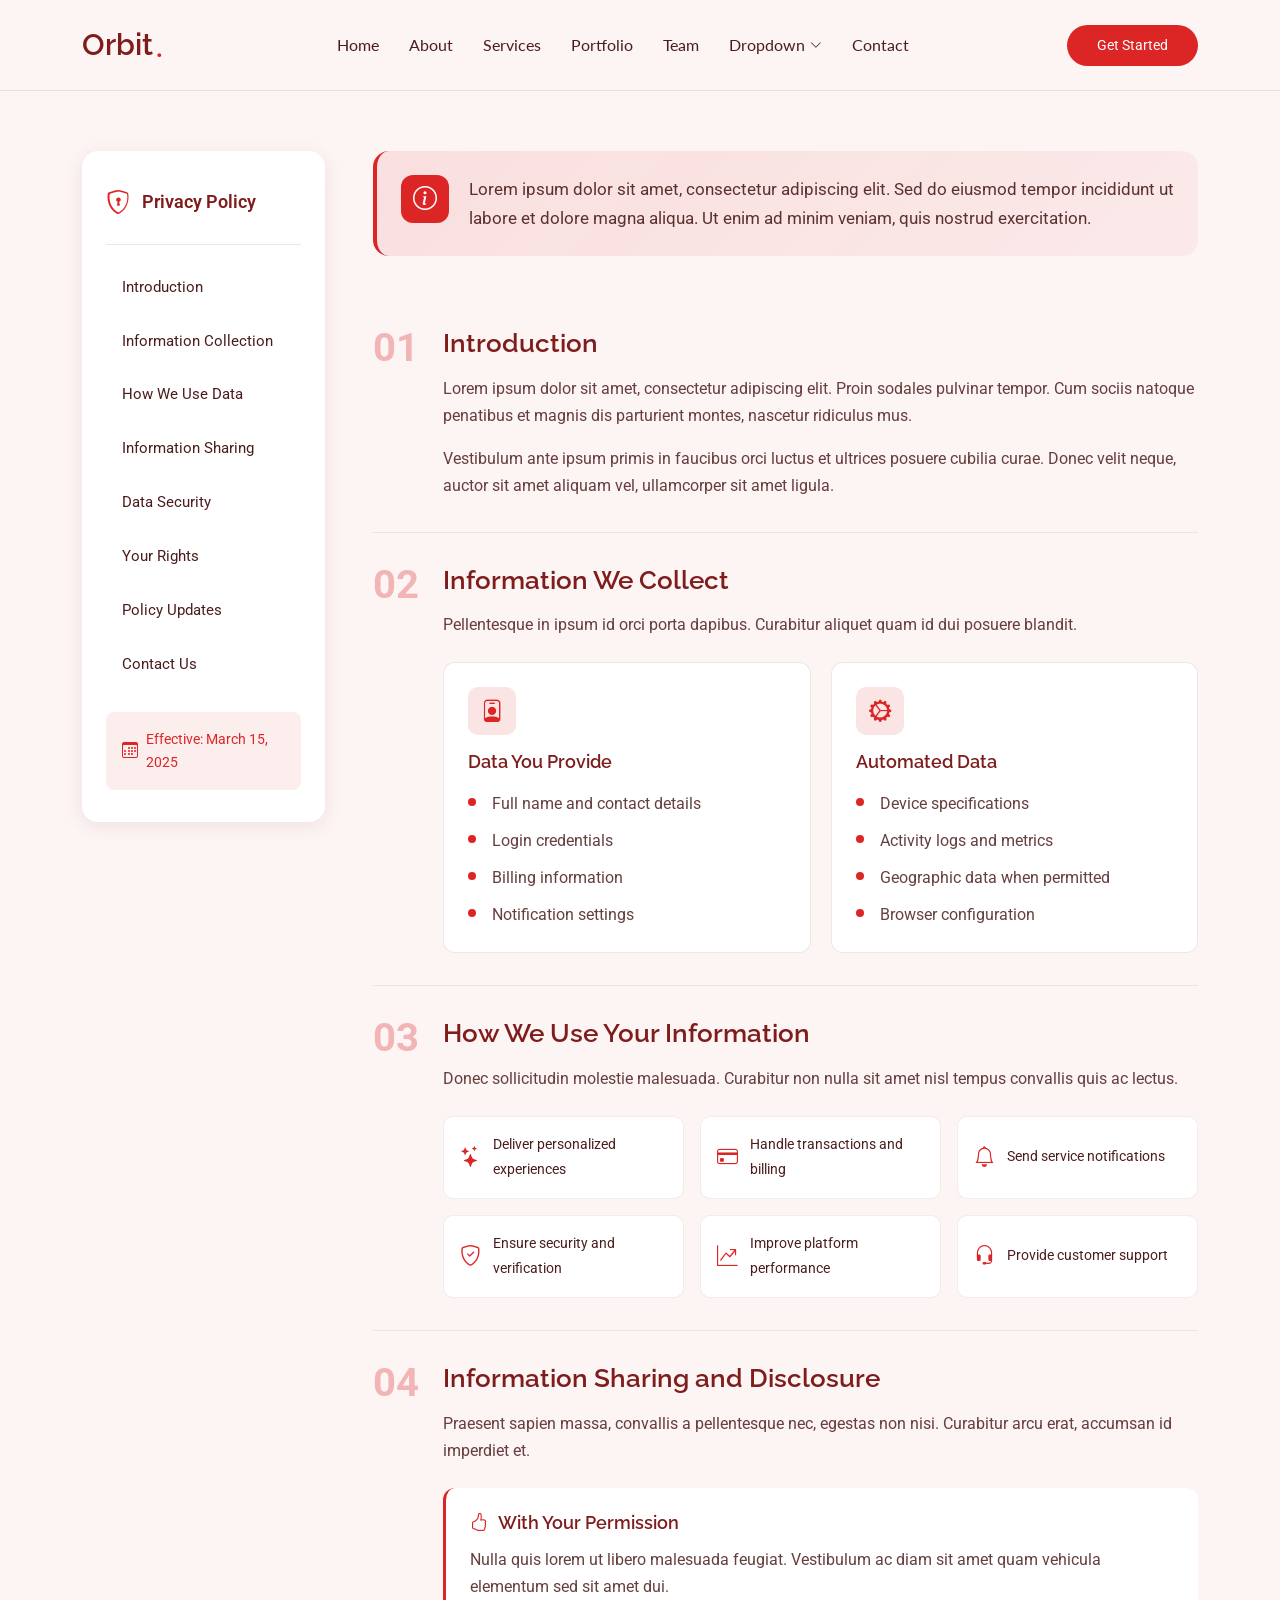
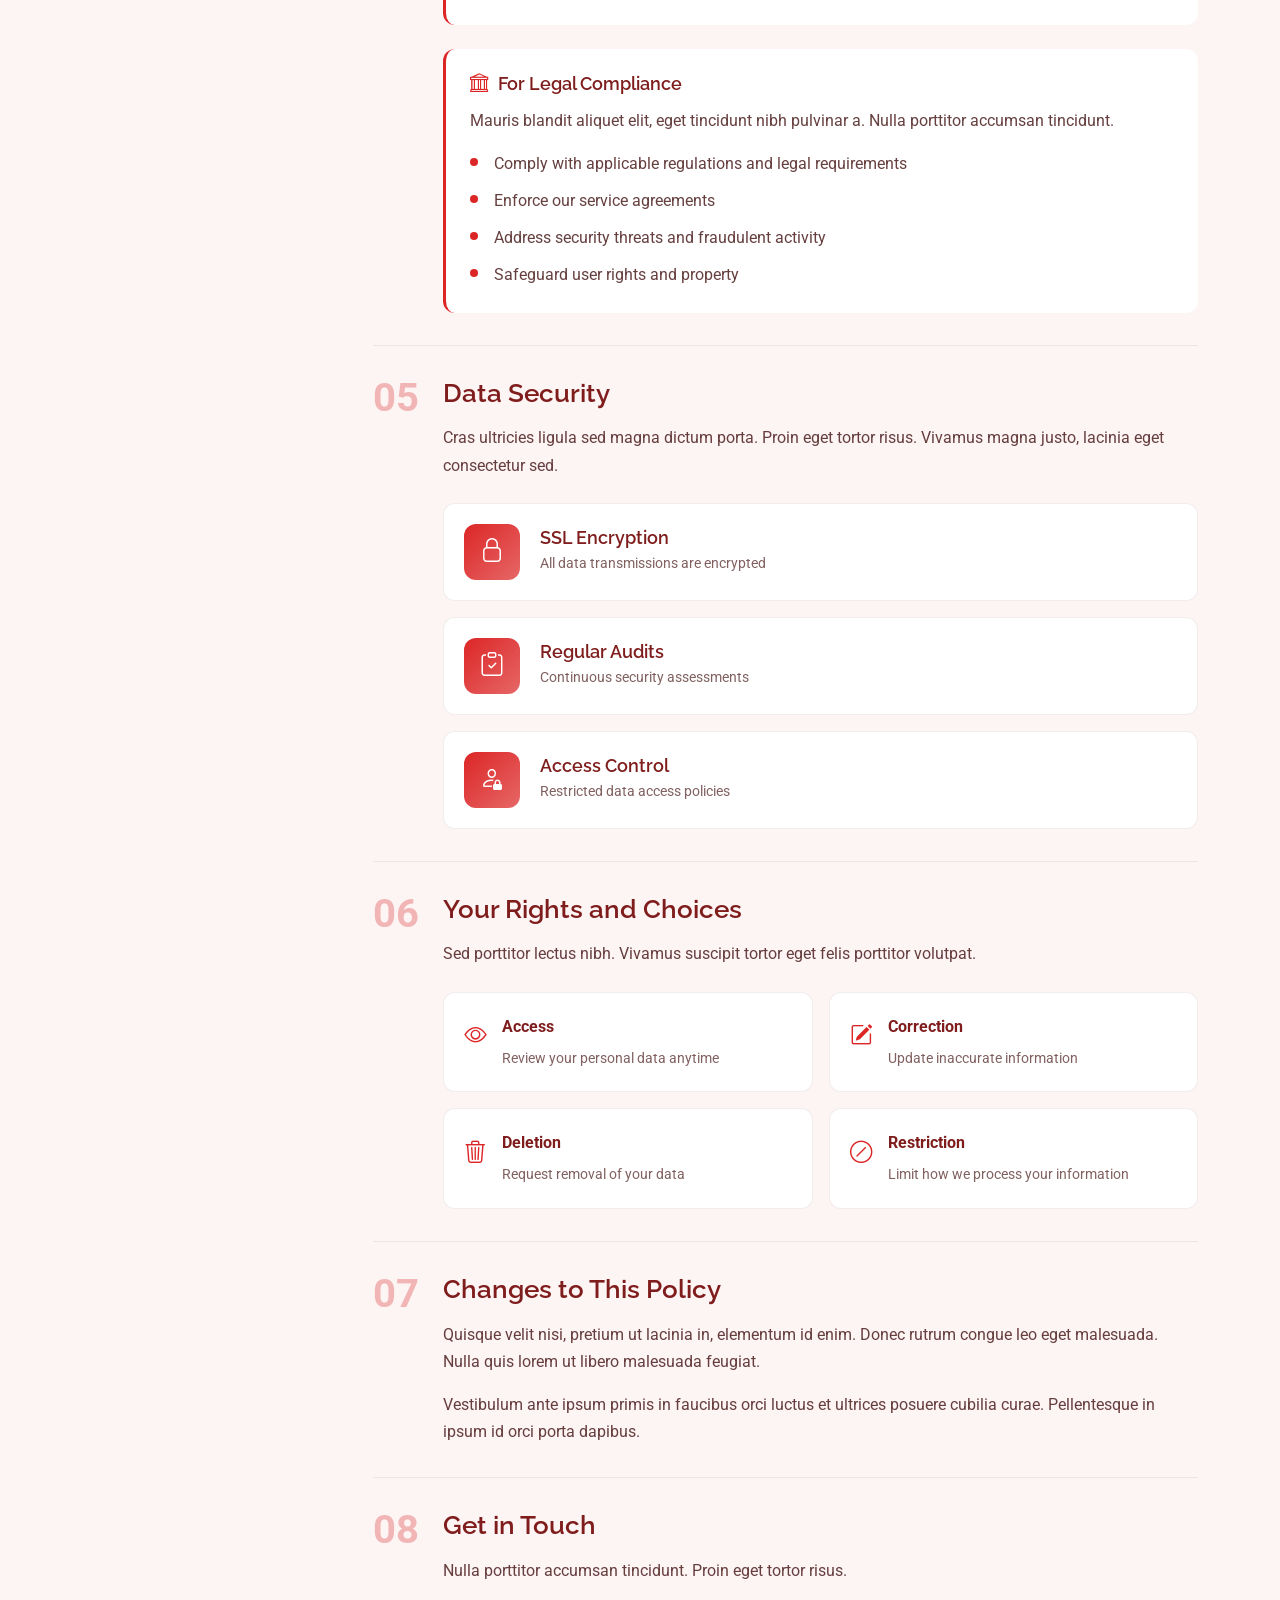
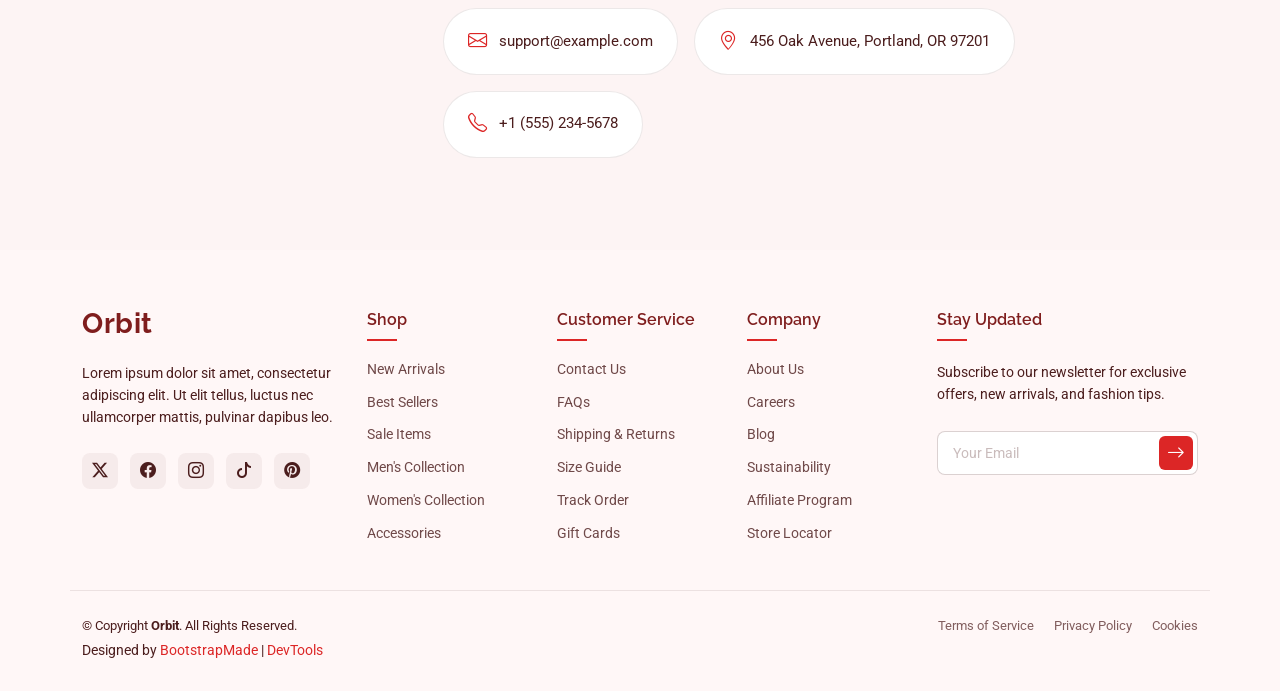
<file: privacy.html>
<!DOCTYPE html>
<html lang="en">

<head>
  <meta charset="utf-8">
  <meta content="width=device-width, initial-scale=1.0" name="viewport">
  <title>Privacy - Orbit Bootstrap Template</title>
  <meta name="description" content="">
  <meta name="keywords" content="">

  <!-- Favicons -->
  <link href="assets/img/favicon.png" rel="icon">
  <link href="assets/img/apple-touch-icon.png" rel="apple-touch-icon">

  <!-- Fonts -->
  <link href="https://fonts.googleapis.com" rel="preconnect">
  <link href="https://fonts.gstatic.com" rel="preconnect" crossorigin>
  <link href="https://fonts.googleapis.com/css2?family=Roboto:ital,wght@0,100;0,300;0,400;0,500;0,700;0,900;1,100;1,300;1,400;1,500;1,700;1,900&family=Lato:ital,wght@0,100;0,300;0,400;0,700;0,900;1,100;1,300;1,400;1,700;1,900&family=Raleway:ital,wght@0,100;0,200;0,300;0,400;0,500;0,600;0,700;0,800;0,900;1,100;1,200;1,300;1,400;1,500;1,600;1,700;1,800;1,900&display=swap" rel="stylesheet">

  <!-- Vendor CSS Files -->
  <link href="assets/vendor/bootstrap/css/bootstrap.min.css" rel="stylesheet">
  <link href="assets/vendor/bootstrap-icons/bootstrap-icons.css" rel="stylesheet">
  <link href="assets/vendor/aos/aos.css" rel="stylesheet">
  <link href="assets/vendor/glightbox/css/glightbox.min.css" rel="stylesheet">
  <link href="assets/vendor/swiper/swiper-bundle.min.css" rel="stylesheet">

  <!-- Main CSS File -->
  <link href="assets/css/main.css" rel="stylesheet">

  <!-- =======================================================
  * Template Name: Orbit
  * Template URL: https://bootstrapmade.com/orbit-bootstrap-template/
  * Updated: Jan 13 2026 with Bootstrap v5.3.8
  * Author: BootstrapMade.com
  * License: https://bootstrapmade.com/license/
  ======================================================== -->
</head>

<body class="privacy-page">

  <header id="header" class="header d-flex align-items-center sticky-top">
    <div class="container position-relative d-flex align-items-center justify-content-between">

      <a href="index.html" class="logo d-flex align-items-center me-auto me-xl-0">
        <!-- Uncomment the line below if you also wish to use an image logo -->
        <!-- <img src="assets/img/logo.webp" alt=""> -->
        <h1 class="sitename">Orbit</h1><span>.</span>
      </a>

      <nav id="navmenu" class="navmenu">
        <ul>
          <li><a href="#hero">Home</a></li>
          <li><a href="#about">About</a></li>
          <li><a href="#services">Services</a></li>
          <li><a href="#portfolio">Portfolio</a></li>
          <li><a href="#team">Team</a></li>
          <li class="dropdown"><a href="#"><span>Dropdown</span> <i class="bi bi-chevron-down toggle-dropdown"></i></a>
            <ul>
              <li><a href="#">Dropdown 1</a></li>
              <li class="dropdown"><a href="#"><span>Deep Dropdown</span> <i class="bi bi-chevron-down toggle-dropdown"></i></a>
                <ul>
                  <li><a href="#">Deep Dropdown 1</a></li>
                  <li><a href="#">Deep Dropdown 2</a></li>
                  <li><a href="#">Deep Dropdown 3</a></li>
                  <li><a href="#">Deep Dropdown 4</a></li>
                  <li><a href="#">Deep Dropdown 5</a></li>
                </ul>
              </li>
              <li><a href="#">Dropdown 2</a></li>
              <li><a href="#">Dropdown 3</a></li>
              <li><a href="#">Dropdown 4</a></li>
            </ul>
          </li>
          <li><a href="#contact">Contact</a></li>
        </ul>
        <i class="mobile-nav-toggle d-xl-none bi bi-list"></i>
      </nav>

      <a class="btn-getstarted" href="index.html#about">Get Started</a>

    </div>
  </header>

  <main class="main">

    <!-- Privacy Section -->
    <section id="privacy" class="privacy section">

      <div class="container" data-aos="fade-up">

        <div class="row g-5">

          <!-- Sidebar Navigation -->
          <div class="col-lg-3" data-aos="fade-right" data-aos-delay="100">
            <div class="sidebar-nav">
              <div class="nav-header">
                <i class="bi bi-shield-lock"></i>
                <span>Privacy Policy</span>
              </div>
              <ul class="nav-links">
                <li><a href="#intro">Introduction</a></li>
                <li><a href="#collection">Information Collection</a></li>
                <li><a href="#usage">How We Use Data</a></li>
                <li><a href="#sharing">Information Sharing</a></li>
                <li><a href="#security">Data Security</a></li>
                <li><a href="#rights">Your Rights</a></li>
                <li><a href="#updates">Policy Updates</a></li>
                <li><a href="#contact">Contact Us</a></li>
              </ul>
              <div class="effective-date">
                <i class="bi bi-calendar3"></i>
                <span>Effective: March 15, 2025</span>
              </div>
            </div>
          </div><!-- End Sidebar Navigation -->

          <!-- Main Content -->
          <div class="col-lg-9" data-aos="fade-left" data-aos-delay="200">

            <div class="policy-intro-card" data-aos="zoom-in" data-aos-delay="250">
              <div class="intro-icon">
                <i class="bi bi-info-circle"></i>
              </div>
              <p>Lorem ipsum dolor sit amet, consectetur adipiscing elit. Sed do eiusmod tempor incididunt ut labore et dolore magna aliqua. Ut enim ad minim veniam, quis nostrud exercitation.</p>
            </div>

            <div class="policy-section" id="intro" data-aos="fade-up" data-aos-delay="100">
              <div class="section-number">01</div>
              <div class="section-content">
                <h2>Introduction</h2>
                <p>Lorem ipsum dolor sit amet, consectetur adipiscing elit. Proin sodales pulvinar tempor. Cum sociis natoque penatibus et magnis dis parturient montes, nascetur ridiculus mus.</p>
                <p>Vestibulum ante ipsum primis in faucibus orci luctus et ultrices posuere cubilia curae. Donec velit neque, auctor sit amet aliquam vel, ullamcorper sit amet ligula.</p>
              </div>
            </div><!-- End Policy Section -->

            <div class="policy-section" id="collection" data-aos="fade-up" data-aos-delay="150">
              <div class="section-number">02</div>
              <div class="section-content">
                <h2>Information We Collect</h2>
                <p>Pellentesque in ipsum id orci porta dapibus. Curabitur aliquet quam id dui posuere blandit.</p>

                <div class="info-cards">
                  <div class="info-card">
                    <div class="card-icon">
                      <i class="bi bi-person-badge"></i>
                    </div>
                    <h4>Data You Provide</h4>
                    <ul>
                      <li>Full name and contact details</li>
                      <li>Login credentials</li>
                      <li>Billing information</li>
                      <li>Notification settings</li>
                    </ul>
                  </div>
                  <div class="info-card">
                    <div class="card-icon">
                      <i class="bi bi-gear-wide-connected"></i>
                    </div>
                    <h4>Automated Data</h4>
                    <ul>
                      <li>Device specifications</li>
                      <li>Activity logs and metrics</li>
                      <li>Geographic data when permitted</li>
                      <li>Browser configuration</li>
                    </ul>
                  </div>
                </div>
              </div>
            </div><!-- End Policy Section -->

            <div class="policy-section" id="usage" data-aos="fade-up" data-aos-delay="200">
              <div class="section-number">03</div>
              <div class="section-content">
                <h2>How We Use Your Information</h2>
                <p>Donec sollicitudin molestie malesuada. Curabitur non nulla sit amet nisl tempus convallis quis ac lectus.</p>
                <div class="usage-grid">
                  <div class="usage-item">
                    <i class="bi bi-stars"></i>
                    <span>Deliver personalized experiences</span>
                  </div>
                  <div class="usage-item">
                    <i class="bi bi-credit-card"></i>
                    <span>Handle transactions and billing</span>
                  </div>
                  <div class="usage-item">
                    <i class="bi bi-bell"></i>
                    <span>Send service notifications</span>
                  </div>
                  <div class="usage-item">
                    <i class="bi bi-shield-check"></i>
                    <span>Ensure security and verification</span>
                  </div>
                  <div class="usage-item">
                    <i class="bi bi-graph-up-arrow"></i>
                    <span>Improve platform performance</span>
                  </div>
                  <div class="usage-item">
                    <i class="bi bi-headset"></i>
                    <span>Provide customer support</span>
                  </div>
                </div>
              </div>
            </div><!-- End Policy Section -->

            <div class="policy-section" id="sharing" data-aos="fade-up" data-aos-delay="250">
              <div class="section-number">04</div>
              <div class="section-content">
                <h2>Information Sharing and Disclosure</h2>
                <p>Praesent sapien massa, convallis a pellentesque nec, egestas non nisi. Curabitur arcu erat, accumsan id imperdiet et.</p>

                <div class="sharing-block">
                  <h4><i class="bi bi-hand-thumbs-up"></i> With Your Permission</h4>
                  <p>Nulla quis lorem ut libero malesuada feugiat. Vestibulum ac diam sit amet quam vehicula elementum sed sit amet dui.</p>
                </div>

                <div class="sharing-block">
                  <h4><i class="bi bi-bank"></i> For Legal Compliance</h4>
                  <p>Mauris blandit aliquet elit, eget tincidunt nibh pulvinar a. Nulla porttitor accumsan tincidunt.</p>
                  <ul>
                    <li>Comply with applicable regulations and legal requirements</li>
                    <li>Enforce our service agreements</li>
                    <li>Address security threats and fraudulent activity</li>
                    <li>Safeguard user rights and property</li>
                  </ul>
                </div>
              </div>
            </div><!-- End Policy Section -->

            <div class="policy-section" id="security" data-aos="fade-up" data-aos-delay="300">
              <div class="section-number">05</div>
              <div class="section-content">
                <h2>Data Security</h2>
                <p>Cras ultricies ligula sed magna dictum porta. Proin eget tortor risus. Vivamus magna justo, lacinia eget consectetur sed.</p>
                <div class="security-features">
                  <div class="security-item">
                    <div class="security-icon">
                      <i class="bi bi-lock"></i>
                    </div>
                    <div class="security-text">
                      <h5>SSL Encryption</h5>
                      <p>All data transmissions are encrypted</p>
                    </div>
                  </div>
                  <div class="security-item">
                    <div class="security-icon">
                      <i class="bi bi-clipboard-check"></i>
                    </div>
                    <div class="security-text">
                      <h5>Regular Audits</h5>
                      <p>Continuous security assessments</p>
                    </div>
                  </div>
                  <div class="security-item">
                    <div class="security-icon">
                      <i class="bi bi-person-lock"></i>
                    </div>
                    <div class="security-text">
                      <h5>Access Control</h5>
                      <p>Restricted data access policies</p>
                    </div>
                  </div>
                </div>
              </div>
            </div><!-- End Policy Section -->

            <div class="policy-section" id="rights" data-aos="fade-up" data-aos-delay="350">
              <div class="section-number">06</div>
              <div class="section-content">
                <h2>Your Rights and Choices</h2>
                <p>Sed porttitor lectus nibh. Vivamus suscipit tortor eget felis porttitor volutpat.</p>
                <div class="rights-list">
                  <div class="right-item">
                    <i class="bi bi-eye"></i>
                    <div>
                      <strong>Access</strong>
                      <span>Review your personal data anytime</span>
                    </div>
                  </div>
                  <div class="right-item">
                    <i class="bi bi-pencil-square"></i>
                    <div>
                      <strong>Correction</strong>
                      <span>Update inaccurate information</span>
                    </div>
                  </div>
                  <div class="right-item">
                    <i class="bi bi-trash3"></i>
                    <div>
                      <strong>Deletion</strong>
                      <span>Request removal of your data</span>
                    </div>
                  </div>
                  <div class="right-item">
                    <i class="bi bi-slash-circle"></i>
                    <div>
                      <strong>Restriction</strong>
                      <span>Limit how we process your information</span>
                    </div>
                  </div>
                </div>
              </div>
            </div><!-- End Policy Section -->

            <div class="policy-section" id="updates" data-aos="fade-up" data-aos-delay="400">
              <div class="section-number">07</div>
              <div class="section-content">
                <h2>Changes to This Policy</h2>
                <p>Quisque velit nisi, pretium ut lacinia in, elementum id enim. Donec rutrum congue leo eget malesuada. Nulla quis lorem ut libero malesuada feugiat.</p>
                <p>Vestibulum ante ipsum primis in faucibus orci luctus et ultrices posuere cubilia curae. Pellentesque in ipsum id orci porta dapibus.</p>
              </div>
            </div><!-- End Policy Section -->

            <div class="policy-section contact-section" id="contact" data-aos="fade-up" data-aos-delay="450">
              <div class="section-number">08</div>
              <div class="section-content">
                <h2>Get in Touch</h2>
                <p>Nulla porttitor accumsan tincidunt. Proin eget tortor risus.</p>
                <div class="contact-cards">
                  <div class="contact-card">
                    <i class="bi bi-envelope"></i>
                    <span>support@example.com</span>
                  </div>
                  <div class="contact-card">
                    <i class="bi bi-geo-alt"></i>
                    <span>456 Oak Avenue, Portland, OR 97201</span>
                  </div>
                  <div class="contact-card">
                    <i class="bi bi-telephone"></i>
                    <span>+1 (555) 234-5678</span>
                  </div>
                </div>
              </div>
            </div><!-- End Policy Section -->

          </div><!-- End Main Content -->

        </div>

      </div>

    </section><!-- /Privacy Section -->

  </main>

  <footer id="footer" class="footer light-background">

    <div class="container footer-top">
      <div class="row gy-4">
        <div class="col-lg-3 col-md-6 footer-info">
          <a href="index.html" class="logo d-flex align-items-center mb-4">
            <span class="sitename">Orbit</span>
          </a>
          <p>Lorem ipsum dolor sit amet, consectetur adipiscing elit. Ut elit tellus, luctus nec ullamcorper mattis, pulvinar dapibus leo.</p>

          <div class="social-links d-flex mt-4">
            <a href="#" aria-label="Twitter"><i class="bi bi-twitter-x"></i></a>
            <a href="#" aria-label="Facebook"><i class="bi bi-facebook"></i></a>
            <a href="#" aria-label="Instagram"><i class="bi bi-instagram"></i></a>
            <a href="#" aria-label="TikTok"><i class="bi bi-tiktok"></i></a>
            <a href="#" aria-label="Pinterest"><i class="bi bi-pinterest"></i></a>
          </div>
        </div>

        <div class="col-lg-2 col-md-6 footer-links">
          <h4>Shop</h4>
          <ul>
            <li><a href="category.html">New Arrivals</a></li>
            <li><a href="category.html">Best Sellers</a></li>
            <li><a href="category.html">Sale Items</a></li>
            <li><a href="category.html">Men's Collection</a></li>
            <li><a href="category.html">Women's Collection</a></li>
            <li><a href="category.html">Accessories</a></li>
          </ul>
        </div>

        <div class="col-lg-2 col-md-6 footer-links">
          <h4>Customer Service</h4>
          <ul>
            <li><a href="contact.html">Contact Us</a></li>
            <li><a href="faq.html">FAQs</a></li>
            <li><a href="shiping-info.html">Shipping &amp; Returns</a></li>
            <li><a href="#">Size Guide</a></li>
            <li><a href="account.html">Track Order</a></li>
            <li><a href="#">Gift Cards</a></li>
          </ul>
        </div>

        <div class="col-lg-2 col-md-6 footer-links">
          <h4>Company</h4>
          <ul>
            <li><a href="about.html">About Us</a></li>
            <li><a href="about.html">Careers</a></li>
            <li><a href="blog.html">Blog</a></li>
            <li><a href="about.html">Sustainability</a></li>
            <li><a href="about.html">Affiliate Program</a></li>
            <li><a href="about.html">Store Locator</a></li>
          </ul>
        </div>

        <div class="col-lg-3 col-md-6">
          <div class="footer-newsletter">
            <h4>Stay Updated</h4>
            <p>Subscribe to our newsletter for exclusive offers, new arrivals, and fashion tips.</p>
            <form action="forms/newsletter.php" method="post" class="php-email-form">
              <div class="position-relative">
                <input type="email" name="email" placeholder="Your Email" required="">
                <button type="submit" class="btn-subscribe"><i class="bi bi-arrow-right"></i></button>
              </div>
              <div class="loading">Loading</div>
              <div class="error-message"></div>
              <div class="sent-message">Your subscription request has been sent. Thank you!</div>
            </form>
          </div>
        </div>
      </div>
    </div>

    <div class="container footer-bottom">
      <div class="row gy-3">
        <div class="col-md-6 order-2 order-md-1">
          <div class="copyright">
            <p>© <span>Copyright</span> <strong class="sitename">Orbit</strong>. All Rights Reserved.</p>
          </div>
          <div class="credits">
            <!-- All the links in the footer should remain intact. -->
            <!-- You can delete the links only if you've purchased the pro version. -->
            <!-- Licensing information: https://bootstrapmade.com/license/ -->
            <!-- Purchase the pro version with working PHP/AJAX contact form: [buy-url] -->
            Designed by <a href="https://bootstrapmade.com/">BootstrapMade</a> | <a href="https://bootstrapmade.com/tools/">DevTools</a>
          </div>
        </div>
        <div class="col-md-6 order-1 order-md-2">
          <div class="legal-links">
            <a href="tos.html">Terms of Service</a>
            <a href="privacy.html">Privacy Policy</a>
            <a href="privacy.html">Cookies</a>
          </div>
        </div>
      </div>
    </div>

  </footer>

  <!-- Scroll Top -->
  <a href="#" id="scroll-top" class="scroll-top d-flex align-items-center justify-content-center"><i class="bi bi-arrow-up-short"></i></a>

  <!-- Preloader -->
  <div id="preloader"></div>

  <!-- Vendor JS Files -->
  <script src="assets/vendor/bootstrap/js/bootstrap.bundle.min.js"></script>
  <script src="assets/vendor/php-email-form/validate.js"></script>
  <script src="assets/vendor/aos/aos.js"></script>
  <script src="assets/vendor/glightbox/js/glightbox.min.js"></script>
  <script src="assets/vendor/imagesloaded/imagesloaded.pkgd.min.js"></script>
  <script src="assets/vendor/isotope-layout/isotope.pkgd.min.js"></script>
  <script src="assets/vendor/purecounter/purecounter_vanilla.js"></script>
  <script src="assets/vendor/swiper/swiper-bundle.min.js"></script>

  <!-- Main JS File -->
  <script src="assets/js/main.js"></script>

</body>

</html>
</file>
<file: assets/css/main.css>
/**
* Template Name: Orbit
* Template URL: https://bootstrapmade.com/orbit-bootstrap-template/
* Updated: Jan 13 2026 with Bootstrap v5.3.8
* Author: BootstrapMade.com
* License: https://bootstrapmade.com/license/
*/

/*--------------------------------------------------------------
# Font & Color Variables
# Help: https://bootstrapmade.com/color-system/
--------------------------------------------------------------*/
/* Fonts */
:root {
  --default-font: "Roboto",  system-ui, -apple-system, "Segoe UI", Roboto, "Helvetica Neue", Arial, "Noto Sans", "Liberation Sans", sans-serif, "Apple Color Emoji", "Segoe UI Emoji", "Segoe UI Symbol", "Noto Color Emoji";
  --heading-font: "Raleway",  sans-serif;
  --nav-font: "Lato",  sans-serif;
}

/* Global Colors - The following color variables are used throughout the website. Updating them here will change the color scheme of the entire website */
:root { 
  --background-color: #fdf4f4; /* Background color for the entire website, including individual sections */
  --default-color: #4b1d1d; /* Default color used for the majority of the text content across the entire website */
  --heading-color: #7f1d1d; /* Color for headings, subheadings and title throughout the website */
  --accent-color: #dc2626; /* Accent color that represents your brand on the website. It's used for buttons, links, and other elements that need to stand out */
  --surface-color: #ffffff; /* The surface color is used as a background of boxed elements within sections, such as cards, icon boxes, or other elements that require a visual separation from the global background. */
  --contrast-color: #ffffff; /* Contrast color for text, ensuring readability against backgrounds of accent, heading, or default colors. */
}

/* Nav Menu Colors - The following color variables are used specifically for the navigation menu. They are separate from the global colors to allow for more customization options */
:root {
  --nav-color: #4b1d1d; /* The default color of the main navmenu links */
  --nav-hover-color: #dc2626; /* Applied to main navmenu links when they are hovered over or active */
  --nav-mobile-background-color: #ffffff; /* Used as the background color for mobile navigation menu */
  --nav-dropdown-background-color: #ffffff; /* Used as the background color for dropdown items that appear when hovering over primary navigation items */
  --nav-dropdown-color: #4b1d1d; /* Used for navigation links of the dropdown items in the navigation menu. */
  --nav-dropdown-hover-color: #dc2626; /* Similar to --nav-hover-color, this color is applied to dropdown navigation links when they are hovered over. */
}

/* Color Presets - The following classes override global colors when applied to any section or element, providing reuse of the same color scheme. */

.light-background {
  --background-color: #fff7f7;
  --surface-color: #ffffff;
}

.dark-background {
  --background-color: #0d131f;
  --default-color: #ffffff;
  --heading-color: #ffffff;
  --surface-color: #1e293b;
  --contrast-color: #ffffff;
}

/* Smooth scroll */
:root {
  scroll-behavior: smooth;
}

/*--------------------------------------------------------------
# General Styling & Shared Classes
--------------------------------------------------------------*/
body {
  color: var(--default-color);
  background-color: var(--background-color);
  font-family: var(--default-font);
}

a {
  color: var(--accent-color);
  text-decoration: none;
  transition: 0.3s;
}

a:hover {
  color: color-mix(in srgb, var(--accent-color), transparent 25%);
  text-decoration: none;
}

h1,
h2,
h3,
h4,
h5,
h6 {
  color: var(--heading-color);
  font-family: var(--heading-font);
}

/* PHP Email Form Messages
------------------------------*/
.php-email-form .error-message {
  display: none;
  background: #df1529;
  color: #ffffff;
  text-align: left;
  padding: 15px;
  margin-bottom: 24px;
  font-weight: 600;
}

.php-email-form .sent-message {
  display: none;
  color: #ffffff;
  background: #059652;
  text-align: center;
  padding: 15px;
  margin-bottom: 24px;
  font-weight: 600;
}

.php-email-form .loading {
  display: none;
  background: var(--surface-color);
  text-align: center;
  padding: 15px;
  margin-bottom: 24px;
}

.php-email-form .loading:before {
  content: "";
  display: inline-block;
  border-radius: 50%;
  width: 24px;
  height: 24px;
  margin: 0 10px -6px 0;
  border: 3px solid var(--accent-color);
  border-top-color: var(--surface-color);
  animation: php-email-form-loading 1s linear infinite;
}

@keyframes php-email-form-loading {
  0% {
    transform: rotate(0deg);
  }

  100% {
    transform: rotate(360deg);
  }
}

/*--------------------------------------------------------------
# Global Header
--------------------------------------------------------------*/
.header {
  --surface-color: #1b2430;
  color: var(--default-color);
  background-color: var(--background-color);
  padding: 15px 0;
  transition: all 0.5s;
  z-index: 997;
  border-bottom: 1px solid color-mix(in srgb, var(--default-color), transparent 90%);
}

.header .logo {
  line-height: 1;
}

.header .logo img {
  max-height: 50px;
  margin-right: 8px;
}

.header .logo h1 {
  font-size: 30px;
  margin: 0;
  font-weight: 600;
  color: var(--heading-color);
}

.header .logo span {
  font-size: 34px;
  padding-left: 2px;
  color: var(--accent-color);
}

.header .btn-getstarted,
.header .btn-getstarted:focus {
  color: var(--contrast-color);
  background: var(--accent-color);
  font-size: 14px;
  padding: 10px 30px;
  margin: 0;
  border-radius: 50px;
  transition: 0.3s;
}

.header .btn-getstarted:hover,
.header .btn-getstarted:focus:hover {
  color: var(--contrast-color);
  background: color-mix(in srgb, var(--accent-color), transparent 15%);
}

@media (max-width: 1200px) {
  .header .logo {
    order: 1;
  }

  .header .btn-getstarted {
    order: 2;
    margin: 0 15px 0 0;
    padding: 6px 20px;
  }

  .header .navmenu {
    order: 3;
  }
}

/*--------------------------------------------------------------
# Navigation Menu
--------------------------------------------------------------*/
/* Navmenu - Desktop */
@media (min-width: 1200px) {
  .navmenu {
    padding: 0;
  }

  .navmenu ul {
    margin: 0;
    padding: 0;
    display: flex;
    list-style: none;
    align-items: center;
  }

  .navmenu li {
    position: relative;
  }

  .navmenu a,
  .navmenu a:focus {
    color: var(--nav-color);
    padding: 18px 15px;
    font-size: 16px;
    font-family: var(--nav-font);
    font-weight: 400;
    display: flex;
    align-items: center;
    justify-content: space-between;
    white-space: nowrap;
    transition: 0.3s;
  }

  .navmenu a i,
  .navmenu a:focus i {
    font-size: 12px;
    line-height: 0;
    margin-left: 5px;
    transition: 0.3s;
  }

  .navmenu li:last-child a {
    padding-right: 0;
  }

  .navmenu li:hover>a,
  .navmenu .active,
  .navmenu .active:focus {
    color: var(--nav-hover-color);
  }

  .navmenu .dropdown ul {
    margin: 0;
    padding: 10px 0;
    background: var(--nav-dropdown-background-color);
    display: block;
    position: absolute;
    visibility: hidden;
    left: 14px;
    top: 130%;
    opacity: 0;
    transition: 0.3s;
    border-radius: 4px;
    z-index: 99;
    box-shadow: 0px 0px 30px rgba(0, 0, 0, 0.1);
  }

  .navmenu .dropdown ul li {
    min-width: 200px;
  }

  .navmenu .dropdown ul a {
    padding: 10px 20px;
    font-size: 15px;
    text-transform: none;
    color: var(--nav-dropdown-color);
  }

  .navmenu .dropdown ul a i {
    font-size: 12px;
  }

  .navmenu .dropdown ul a:hover,
  .navmenu .dropdown ul .active:hover,
  .navmenu .dropdown ul li:hover>a {
    color: var(--nav-dropdown-hover-color);
  }

  .navmenu .dropdown:hover>ul {
    opacity: 1;
    top: 100%;
    visibility: visible;
  }

  .navmenu .dropdown .dropdown ul {
    top: 0;
    left: -90%;
    visibility: hidden;
  }

  .navmenu .dropdown .dropdown:hover>ul {
    opacity: 1;
    top: 0;
    left: -100%;
    visibility: visible;
  }
}

/* Navmenu - Mobile */
@media (max-width: 1199px) {
  .mobile-nav-toggle {
    color: var(--nav-color);
    font-size: 28px;
    line-height: 0;
    margin-right: 10px;
    cursor: pointer;
    transition: color 0.3s;
  }

  .navmenu {
    padding: 0;
    z-index: 9997;
  }

  .navmenu ul {
    display: none;
    list-style: none;
    position: absolute;
    inset: 60px 20px 20px 20px;
    padding: 10px 0;
    margin: 0;
    border-radius: 6px;
    background-color: var(--nav-mobile-background-color);
    overflow-y: auto;
    transition: 0.3s;
    z-index: 9998;
    box-shadow: 0px 0px 30px rgba(0, 0, 0, 0.1);
  }

  .navmenu a,
  .navmenu a:focus {
    color: var(--nav-dropdown-color);
    padding: 10px 20px;
    font-family: var(--nav-font);
    font-size: 17px;
    font-weight: 500;
    display: flex;
    align-items: center;
    justify-content: space-between;
    white-space: nowrap;
    transition: 0.3s;
  }

  .navmenu a i,
  .navmenu a:focus i {
    font-size: 12px;
    line-height: 0;
    margin-left: 5px;
    width: 30px;
    height: 30px;
    display: flex;
    align-items: center;
    justify-content: center;
    border-radius: 50%;
    transition: 0.3s;
    background-color: color-mix(in srgb, var(--accent-color), transparent 90%);
  }

  .navmenu a i:hover,
  .navmenu a:focus i:hover {
    background-color: var(--accent-color);
    color: var(--contrast-color);
  }

  .navmenu a:hover,
  .navmenu .active,
  .navmenu .active:focus {
    color: var(--nav-dropdown-hover-color);
  }

  .navmenu .active i,
  .navmenu .active:focus i {
    background-color: var(--accent-color);
    color: var(--contrast-color);
    transform: rotate(180deg);
  }

  .navmenu .dropdown ul {
    position: static;
    display: none;
    z-index: 99;
    padding: 10px 0;
    margin: 10px 20px;
    background-color: var(--nav-dropdown-background-color);
    border: 1px solid color-mix(in srgb, var(--default-color), transparent 90%);
    box-shadow: none;
    transition: all 0.5s ease-in-out;
  }

  .navmenu .dropdown ul ul {
    background-color: rgba(33, 37, 41, 0.1);
  }

  .navmenu .dropdown>.dropdown-active {
    display: block;
    background-color: rgba(33, 37, 41, 0.03);
  }

  .mobile-nav-active {
    overflow: hidden;
  }

  .mobile-nav-active .mobile-nav-toggle {
    color: #fff;
    position: absolute;
    font-size: 32px;
    top: 15px;
    right: 15px;
    margin-right: 0;
    z-index: 9999;
  }

  .mobile-nav-active .navmenu {
    position: fixed;
    overflow: hidden;
    inset: 0;
    background: rgba(33, 37, 41, 0.8);
    transition: 0.3s;
  }

  .mobile-nav-active .navmenu>ul {
    display: block;
  }
}

/*--------------------------------------------------------------
# Global Footer
--------------------------------------------------------------*/
.footer {
  color: var(--default-color);
  background-color: var(--background-color);
  font-size: 14px;
  padding: 60px 0 30px;
  position: relative;
}

.footer .footer-top {
  padding-bottom: 40px;
  border-bottom: 1px solid color-mix(in srgb, var(--default-color), transparent 90%);
}

.footer .footer-info .logo {
  line-height: 1;
}

.footer .footer-info .logo span {
  color: var(--heading-color);
  font-size: 28px;
  font-weight: 700;
  letter-spacing: 0.5px;
  font-family: var(--heading-font);
}

.footer .footer-info p {
  margin-bottom: 0;
  font-size: 14px;
  line-height: 1.6;
}

.footer .social-links {
  display: flex;
  gap: 12px;
}

.footer .social-links a {
  display: flex;
  align-items: center;
  justify-content: center;
  width: 36px;
  height: 36px;
  border-radius: 8px;
  background-color: color-mix(in srgb, var(--default-color), transparent 95%);
  font-size: 16px;
  color: var(--default-color);
  transition: all 0.3s ease;
}

.footer .social-links a:hover {
  color: var(--contrast-color);
  background-color: var(--accent-color);
  transform: translateY(-3px);
}

.footer h4 {
  font-size: 16px;
  font-weight: 600;
  position: relative;
  padding-bottom: 12px;
  margin-bottom: 20px;
}

.footer h4:after {
  content: "";
  position: absolute;
  display: block;
  width: 30px;
  height: 2px;
  background-color: var(--accent-color);
  bottom: 0;
  left: 0;
}

.footer h5 {
  font-size: 14px;
  font-weight: 600;
  margin-bottom: 15px;
}

.footer .footer-links ul {
  list-style: none;
  padding: 0;
  margin: 0;
}

.footer .footer-links ul li {
  padding: 8px 0;
  display: flex;
  align-items: center;
}

.footer .footer-links ul li:first-child {
  padding-top: 0;
}

.footer .footer-links ul a {
  color: color-mix(in srgb, var(--default-color), transparent 20%);
  display: inline-block;
  line-height: 1.2;
  transition: all 0.3s ease;
  position: relative;
}

.footer .footer-links ul a:hover {
  color: var(--accent-color);
  transform: translateX(5px);
}

.footer .footer-newsletter p {
  margin-bottom: 20px;
  line-height: 1.6;
}

.footer .footer-newsletter form {
  margin-top: 25px;
}

.footer .footer-newsletter form .position-relative {
  display: flex;
  margin-bottom: 15px;
}

.footer .footer-newsletter form input[type=email] {
  height: 44px;
  border-radius: 8px;
  padding: 10px 15px;
  width: 100%;
  color: var(--default-color);
  background-color: var(--surface-color);
  border: 1px solid color-mix(in srgb, var(--default-color), transparent 80%);
  font-size: 14px;
}

.footer .footer-newsletter form input[type=email]:focus {
  outline: none;
  border-color: var(--accent-color);
}

.footer .footer-newsletter form input[type=email]::placeholder {
  color: color-mix(in srgb, var(--default-color), transparent 70%);
}

.footer .footer-newsletter form .btn-subscribe {
  position: absolute;
  right: 5px;
  top: 5px;
  bottom: 5px;
  border: 0;
  background-color: var(--accent-color);
  color: var(--contrast-color);
  transition: 0.3s;
  border-radius: 6px;
  display: flex;
  align-items: center;
  justify-content: center;
  width: 34px;
}

.footer .footer-newsletter form .btn-subscribe:hover {
  background-color: color-mix(in srgb, var(--accent-color), transparent 20%);
}

.footer .footer-newsletter form .btn-subscribe i {
  font-size: 18px;
}

.footer .footer-bottom {
  padding-top: 25px;
}

.footer .footer-bottom .copyright p {
  margin-bottom: 0;
  font-size: 13px;
}

.footer .footer-bottom .credits {
  padding-top: 5px;
}

.footer .footer-bottom .legal-links {
  display: flex;
  flex-wrap: wrap;
  gap: 20px;
  justify-content: flex-end;
}

@media (max-width: 767.98px) {
  .footer .footer-bottom .legal-links {
    justify-content: center;
    margin-bottom: 15px;
  }
}

.footer .footer-bottom .legal-links a {
  color: color-mix(in srgb, var(--default-color), transparent 30%);
  font-size: 13px;
  transition: color 0.3s ease;
}

.footer .footer-bottom .legal-links a:hover {
  color: var(--accent-color);
}

@media (max-width: 991.98px) {

  .footer .footer-links,
  .footer .footer-info {
    margin-bottom: 30px;
  }
}

@media (max-width: 767.98px) {
  .footer .trust-badges {
    text-align: left !important;
    margin-top: 20px;
  }

  .footer .copyright,
  .footer .credits {
    text-align: center;
  }
}

/*--------------------------------------------------------------
# Preloader
--------------------------------------------------------------*/
#preloader {
  position: fixed;
  inset: 0;
  z-index: 999999;
  overflow: hidden;
  background: var(--background-color);
  transition: all 0.6s ease-out;
}

#preloader:before {
  content: "";
  position: fixed;
  top: calc(50% - 30px);
  left: calc(50% - 30px);
  border: 6px solid #ffffff;
  border-color: var(--accent-color) transparent var(--accent-color) transparent;
  border-radius: 50%;
  width: 60px;
  height: 60px;
  animation: animate-preloader 1.5s linear infinite;
}

@keyframes animate-preloader {
  0% {
    transform: rotate(0deg);
  }

  100% {
    transform: rotate(360deg);
  }
}

/*--------------------------------------------------------------
# Scroll Top Button
--------------------------------------------------------------*/
.scroll-top {
  position: fixed;
  visibility: hidden;
  opacity: 0;
  right: 15px;
  bottom: 15px;
  z-index: 99999;
  background-color: var(--accent-color);
  width: 40px;
  height: 40px;
  border-radius: 4px;
  transition: all 0.4s;
}

.scroll-top i {
  font-size: 24px;
  color: var(--contrast-color);
  line-height: 0;
}

.scroll-top:hover {
  background-color: color-mix(in srgb, var(--accent-color), transparent 20%);
  color: var(--contrast-color);
}

.scroll-top.active {
  visibility: visible;
  opacity: 1;
}

/*--------------------------------------------------------------
# Disable aos animation delay on mobile devices
--------------------------------------------------------------*/
@media screen and (max-width: 768px) {
  [data-aos-delay] {
    transition-delay: 0 !important;
  }
}

/*--------------------------------------------------------------
# Global Page Titles & Breadcrumbs
--------------------------------------------------------------*/
.page-title {
  text-align: center;
  padding: 20px 0;
}

.page-title .breadcrumbs {
  margin-bottom: 1.5rem;
}

.page-title .breadcrumbs .breadcrumb {
  justify-content: center;
  margin: 0;
  padding: 0;
  background: none;
}

.page-title .breadcrumbs .breadcrumb .breadcrumb-item {
  font-size: 0.9rem;
  color: color-mix(in srgb, var(--default-color), transparent 30%);
}

.page-title .breadcrumbs .breadcrumb .breadcrumb-item.active {
  color: var(--accent-color);
}

.page-title .breadcrumbs .breadcrumb .breadcrumb-item a {
  color: inherit;
  text-decoration: none;
  transition: color 0.3s ease;
}

.page-title .breadcrumbs .breadcrumb .breadcrumb-item a:hover {
  color: var(--accent-color);
}

.page-title .breadcrumbs .breadcrumb .breadcrumb-item a i {
  font-size: 0.9rem;
  margin-right: 0.2rem;
}

.page-title .breadcrumbs .breadcrumb .breadcrumb-item+.breadcrumb-item::before {
  color: color-mix(in srgb, var(--default-color), transparent 50%);
}

.page-title .title-wrapper {
  max-width: 800px;
  margin: 0 auto;
  padding: 1rem 0;
}

.page-title .title-wrapper h1 {
  font-size: 2.5rem;
  margin-bottom: 1rem;
  font-weight: 700;
  color: var(--heading-color);
}

.page-title .title-wrapper p {
  font-size: 1.1rem;
  color: color-mix(in srgb, var(--default-color), transparent 20%);
  margin: 0;
  line-height: 1.6;
}

@media (max-width: 768px) {
  .page-title .title-wrapper h1 {
    font-size: 2rem;
  }

  .page-title .title-wrapper p {
    font-size: 1rem;
  }
}

@media (max-width: 576px) {
  .page-title .title-wrapper h1 {
    font-size: 1.75rem;
  }
}

/*--------------------------------------------------------------
# Global Sections
--------------------------------------------------------------*/
section,
.section {
  color: var(--default-color);
  background-color: var(--background-color);
  padding: 60px 0;
  scroll-margin-top: 90px;
  overflow: clip;
}

@media (max-width: 1199px) {

  section,
  .section {
    scroll-margin-top: 66px;
  }
}

/*--------------------------------------------------------------
# Global Section Titles
--------------------------------------------------------------*/
.section-title {
  text-align: center;
  padding-bottom: 60px;
  position: relative;
}

.section-title h2 {
  font-size: 32px;
  font-weight: 700;
  margin-bottom: 20px;
  padding-bottom: 20px;
  position: relative;
}

.section-title h2:after {
  content: "";
  position: absolute;
  display: block;
  width: 50px;
  height: 3px;
  background: var(--accent-color);
  left: 0;
  right: 0;
  bottom: 0;
  margin: auto;
}

.section-title p {
  margin-bottom: 0;
}

/*--------------------------------------------------------------
# Hero Section
--------------------------------------------------------------*/
.hero {
  padding: 5px 0 80px;
  position: relative;
  overflow: hidden;
  background: linear-gradient(135deg, var(--background-color) 0%, color-mix(in srgb, var(--accent-color), transparent 95%) 100%);
}

.hero::before {
  content: "";
  position: absolute;
  bottom: -30%;
  left: -10%;
  width: 50%;
  height: 100%;
  background: radial-gradient(circle, color-mix(in srgb, var(--accent-color), transparent 92%) 0%, transparent 70%);
  pointer-events: none;
}

.hero::after {
  content: "";
  position: absolute;
  top: 10%;
  right: -5%;
  width: 40%;
  height: 80%;
  background: radial-gradient(circle, color-mix(in srgb, var(--accent-color), transparent 94%) 0%, transparent 60%);
  pointer-events: none;
}

.hero .hero-content {
  position: relative;
  z-index: 2;
}

.hero .hero-content .hero-tag {
  display: inline-flex;
  align-items: center;
  gap: 10px;
  margin-bottom: 24px;
}

.hero .hero-content .hero-tag .tag-dot {
  width: 10px;
  height: 10px;
  background: var(--accent-color);
  border-radius: 50%;
  animation: pulse 2s infinite;
}

.hero .hero-content .hero-tag .tag-text {
  font-size: 0.875rem;
  font-weight: 600;
  text-transform: uppercase;
  letter-spacing: 1.5px;
  color: var(--accent-color);
}

.hero .hero-content .hero-headline {
  font-size: 3.5rem;
  font-weight: 700;
  line-height: 1.15;
  margin-bottom: 24px;
  color: var(--heading-color);
}

@media (max-width: 1200px) {
  .hero .hero-content .hero-headline {
    font-size: 3rem;
  }
}

@media (max-width: 992px) {
  .hero .hero-content .hero-headline {
    font-size: 2.5rem;
  }
}

@media (max-width: 576px) {
  .hero .hero-content .hero-headline {
    font-size: 2rem;
  }
}

.hero .hero-content .hero-text {
  font-size: 1.125rem;
  line-height: 1.7;
  color: color-mix(in srgb, var(--default-color), transparent 25%);
  margin-bottom: 40px;
  max-width: 520px;
}

@media (max-width: 768px) {
  .hero .hero-content .hero-text {
    font-size: 1rem;
    margin-bottom: 32px;
  }
}

.hero .hero-content .hero-cta {
  display: flex;
  align-items: center;
  gap: 32px;
  flex-wrap: wrap;
}

@media (max-width: 576px) {
  .hero .hero-content .hero-cta {
    gap: 24px;
  }
}

.hero .hero-content .hero-cta .cta-button {
  display: inline-flex;
  align-items: center;
  gap: 12px;
  background: var(--accent-color);
  color: var(--contrast-color);
  padding: 16px 32px;
  border-radius: 50px;
  font-weight: 600;
  font-size: 0.9375rem;
  text-decoration: none;
  transition: all 0.3s ease;
}

.hero .hero-content .hero-cta .cta-button i {
  transition: transform 0.3s ease;
}

.hero .hero-content .hero-cta .cta-button:hover {
  background: color-mix(in srgb, var(--accent-color), black 12%);
  transform: translateY(-2px);
  box-shadow: 0 16px 40px color-mix(in srgb, var(--accent-color), transparent 55%);
}

.hero .hero-content .hero-cta .cta-button:hover i {
  transform: translateX(4px);
}

.hero .hero-content .hero-cta .cta-link {
  display: inline-flex;
  align-items: center;
  gap: 10px;
  color: var(--heading-color);
  font-weight: 500;
  text-decoration: none;
  transition: all 0.3s ease;
}

.hero .hero-content .hero-cta .cta-link i {
  font-size: 1.5rem;
  color: var(--accent-color);
  transition: transform 0.3s ease;
}

.hero .hero-content .hero-cta .cta-link:hover {
  color: var(--accent-color);
}

.hero .hero-content .hero-cta .cta-link:hover i {
  transform: scale(1.1);
}

.hero .stats-grid {
  display: grid;
  grid-template-columns: repeat(2, 1fr);
  gap: 24px;
  position: relative;
  z-index: 2;
}

@media (max-width: 576px) {
  .hero .stats-grid {
    grid-template-columns: 1fr;
    gap: 16px;
  }
}

.hero .stats-grid .stat-card {
  background: var(--surface-color);
  padding: 28px 24px;
  border-radius: 16px;
  display: flex;
  align-items: center;
  gap: 16px;
  border: 1px solid color-mix(in srgb, var(--default-color), transparent 92%);
  transition: all 0.3s ease;
}

.hero .stats-grid .stat-card:hover {
  transform: translateY(-4px);
  box-shadow: 0 20px 50px color-mix(in srgb, var(--default-color), transparent 88%);
  border-color: color-mix(in srgb, var(--accent-color), transparent 70%);
}

.hero .stats-grid .stat-card.stat-card-primary {
  background: var(--accent-color);
  border-color: var(--accent-color);
}

.hero .stats-grid .stat-card.stat-card-primary .stat-icon-wrap {
  background: color-mix(in srgb, var(--contrast-color), transparent 80%);
}

.hero .stats-grid .stat-card.stat-card-primary .stat-icon-wrap i {
  color: var(--contrast-color);
}

.hero .stats-grid .stat-card.stat-card-primary .stat-info .stat-value,
.hero .stats-grid .stat-card.stat-card-primary .stat-info .stat-title {
  color: var(--contrast-color);
}

.hero .stats-grid .stat-card.stat-card-primary:hover {
  background: color-mix(in srgb, var(--accent-color), black 10%);
  box-shadow: 0 20px 50px color-mix(in srgb, var(--accent-color), transparent 50%);
}

.hero .stats-grid .stat-card.stat-card-accent {
  background: color-mix(in srgb, var(--accent-color), transparent 92%);
  border-color: color-mix(in srgb, var(--accent-color), transparent 80%);
}

.hero .stats-grid .stat-card.stat-card-accent:hover {
  background: color-mix(in srgb, var(--accent-color), transparent 88%);
}

.hero .stats-grid .stat-card .stat-icon-wrap {
  width: 56px;
  height: 56px;
  min-width: 56px;
  background: color-mix(in srgb, var(--accent-color), transparent 88%);
  border-radius: 12px;
  display: flex;
  align-items: center;
  justify-content: center;
}

.hero .stats-grid .stat-card .stat-icon-wrap i {
  font-size: 1.5rem;
  color: var(--accent-color);
}

.hero .stats-grid .stat-card .stat-info .stat-value {
  display: block;
  font-size: 1.75rem;
  font-weight: 700;
  color: var(--heading-color);
  line-height: 1.2;
  margin-bottom: 4px;
}

.hero .stats-grid .stat-card .stat-info .stat-title {
  font-size: 0.875rem;
  color: color-mix(in srgb, var(--default-color), transparent 35%);
}

@keyframes pulse {

  0%,
  100% {
    opacity: 1;
    transform: scale(1);
  }

  50% {
    opacity: 0.6;
    transform: scale(1.2);
  }
}

@media (max-width: 992px) {
  .hero {
    padding: 10px 0 60px;
  }

  .hero .hero-content {
    text-align: center;
    margin-bottom: 48px;
  }

  .hero .hero-content .hero-text {
    margin-left: auto;
    margin-right: auto;
  }

  .hero .hero-content .hero-cta {
    justify-content: center;
  }
}

/*--------------------------------------------------------------
# About Section
--------------------------------------------------------------*/
.about {
  padding-top: 60px;
  background-color: var(--background-color);
  overflow: hidden;
  padding-bottom: 60px;
}

.about .about-images-wrapper {
  position: relative;
  padding-bottom: 60px;
  padding-right: 60px;
  z-index: 1;
}

@media (max-width: 992px) {
  .about .about-images-wrapper {
    padding-right: 0;
    padding-bottom: 0;
    margin-bottom: 40px;
  }
}

.about .image-main {
  border-radius: 20px;
  overflow: hidden;
  position: relative;
  z-index: 2;
  box-shadow: 0 15px 40px -10px color-mix(in srgb, var(--default-color), transparent 90%);
}

.about .image-main img {
  width: 100%;
  height: auto;
  display: block;
  transition: transform 0.5s ease;
}

.about .image-main:hover img {
  transform: scale(1.03);
}

.about .image-offset {
  position: absolute;
  bottom: 0;
  right: 0;
  width: 55%;
  border-radius: 16px;
  overflow: hidden;
  border: 8px solid var(--background-color);
  z-index: 3;
  box-shadow: 0 15px 30px -5px color-mix(in srgb, var(--default-color), transparent 85%);
}

@media (max-width: 992px) {
  .about .image-offset {
    display: none;
  }
}

.about .image-offset img {
  width: 100%;
  height: auto;
  display: block;
}

.about .experience-badge {
  position: absolute;
  top: 40px;
  left: -30px;
  background: var(--accent-color);
  color: var(--contrast-color);
  padding: 24px 30px;
  border-radius: 16px;
  display: flex;
  flex-direction: column;
  align-items: center;
  text-align: center;
  z-index: 4;
  box-shadow: 0 10px 30px color-mix(in srgb, var(--accent-color), transparent 60%);
  animation: float-badge 3s ease-in-out infinite;
}

@media (max-width: 768px) {
  .about .experience-badge {
    left: 20px;
    top: 20px;
    padding: 16px 20px;
  }
}

.about .experience-badge .years {
  font-size: 3rem;
  font-weight: 800;
  line-height: 1;
  display: block;
  margin-bottom: 4px;
}

.about .experience-badge .text {
  font-size: 0.85rem;
  font-weight: 600;
  /* text-transform: uppercase; */
  letter-spacing: 1px;
  line-height: 1.2;
  color: color-mix(in srgb, var(--contrast-color), transparent 10%);
}

.about .shape-pattern {
  position: absolute;
  top: -20px;
  right: 20px;
  width: 200px;
  height: 200px;
  z-index: 1;
  background-image: radial-gradient(color-mix(in srgb, var(--accent-color), transparent 85%) 2px, transparent 2px);
  background-size: 20px 20px;
  opacity: 0.7;
}

@media (min-width: 1200px) {
  .about .about-content {
    padding-left: 40px;
  }
}

.about .section-subtitle {
  display: inline-block;
  font-size: 0.875rem;
  font-weight: 700;
  /* text-transform: uppercase; */
  letter-spacing: 1.5px;
  color: var(--accent-color);
  margin-bottom: 12px;
  position: relative;
  padding-left: 45px;
}

.about .section-subtitle::before {
  content: "";
  position: absolute;
  left: 0;
  top: 50%;
  width: 35px;
  height: 2px;
  background: var(--accent-color);
  transform: translateY(-50%);
}

.about h2 {
  font-size: 2.25rem;
  font-weight: 700;
  line-height: 1.2;
  margin-bottom: 20px;
}

@media (max-width: 768px) {
  .about h2 {
    font-size: 1.75rem;
  }
}

.about .lead-text {
  font-size: 1.1rem;
  color: color-mix(in srgb, var(--default-color), transparent 20%);
  margin-bottom: 16px;
  font-weight: 500;
}

.about .description {
  color: color-mix(in srgb, var(--default-color), transparent 40%);
  line-height: 1.7;
}

.about .features-grid {
  display: grid;
  grid-template-columns: repeat(2, 1fr);
  gap: 16px;
  margin-bottom: 30px;
}

/* @media (max-width: 576px) {
  .about .features-grid {
    grid-template-columns: 1fr;
  }
} */

.about .feature-card {
  display: flex;
  align-items: center;
  gap: 12px;
  background: var(--surface-color);
  padding: 12px 16px;
  border-radius: 8px;
  border: 1px solid color-mix(in srgb, var(--default-color), transparent 90%);
  transition: all 0.3s ease;
}

.about .feature-card i {
  color: var(--accent-color);
  font-size: 1.2rem;
}

.about .feature-card span {
  font-weight: 600;
  font-size: 0.95rem;
  color: var(--heading-color);
}

.about .feature-card:hover {
  border-color: var(--accent-color);
  transform: translateX(5px);
}

.about .stats-row {
  display: flex;
  gap: 30px;
  margin-bottom: 35px;
  padding: 25px 0;
  border-top: 1px solid color-mix(in srgb, var(--default-color), transparent 90%);
  border-bottom: 1px solid color-mix(in srgb, var(--default-color), transparent 90%);
}

@media (max-width: 576px) {
  .about .stats-row {
    /* flex-direction: column; */
    text-align: center;
    gap: 20px;
    padding: 20px 0;
  }
}

.about .stat-box {
  display: flex;
  flex-direction: column;
}

.about .stat-box .number {
  font-size: 1.75rem;
  font-weight: 800;
  color: var(--accent-color);
  line-height: 1.2;
}

.about .stat-box .label {
  font-size: 0.875rem;
  color: color-mix(in srgb, var(--default-color), transparent 40%);
  font-weight: 500;
}

.about .action-buttons {
  display: flex;
  align-items: center;
  gap: 30px;
  flex-wrap: wrap;
}

.about .btn-primary-custom {
  background: var(--accent-color);
  color: var(--contrast-color);
  padding: 12px 30px;
  border-radius: 50px;
  font-weight: 600;
  display: inline-flex;
  align-items: center;
  gap: 8px;
  transition: 0.3s;
}

.about .btn-primary-custom:hover {
  background: var(--accent-color);
  transform: translateY(-2px);
}

.about .btn-primary-custom:hover i {
  transition: 0.3s;
  transform: translateX(4px);
}

.about .contact-info {
  display: flex;
  align-items: center;
  gap: 12px;
}

.about .contact-info .icon-box {
  width: 45px;
  height: 45px;
  border-radius: 50%;
  background: color-mix(in srgb, var(--accent-color), transparent 90%);
  color: var(--accent-color);
  display: flex;
  align-items: center;
  justify-content: center;
  font-size: 1.2rem;
  transition: 0.3s;
}

.about .contact-info .text {
  display: flex;
  flex-direction: column;
  font-size: 0.875rem;
}

.about .contact-info .text span {
  color: color-mix(in srgb, var(--default-color), transparent 50%);
  font-size: 0.8rem;
}

.about .contact-info .text a {
  font-weight: 700;
  color: var(--heading-color);
  font-size: 1rem;
}

.about .contact-info .text a:hover {
  color: var(--accent-color);
}

.about .contact-info:hover .icon-box {
  background: var(--accent-color);
  color: var(--contrast-color);
}

@keyframes float-badge {

  0%,
  100% {
    transform: translateY(0);
  }

  50% {
    transform: translateY(-8px);
  }
}

/*--------------------------------------------------------------
# Services Section
--------------------------------------------------------------*/
.services {
  padding: 100px 0;
  background-color: var(--background-color);
}

@media (max-width: 768px) {
  .services {
    padding: 64px 0;
  }
}

.services .service-card {
  position: relative;
  padding: 32px;
  border-radius: 16px;
  background: var(--surface-color);
  box-shadow: 0 10px 40px rgba(0, 0, 0, 0.08);
  transition: all 0.4s cubic-bezier(0.25, 0.46, 0.45, 0.94);
  height: 100%;
  display: flex;
  flex-direction: column;
}

.services .service-card:hover {
  transform: translateY(-8px);
  box-shadow: 0 20px 60px rgba(0, 0, 0, 0.12);
}

.services .service-card:hover .icon-wrapper {
  background: var(--accent-color);
}

.services .service-card:hover .icon-wrapper i {
  color: var(--contrast-color);
}

.services .service-card:hover .service-link i {
  transform: translateX(4px);
}

.services .service-card.featured {
  background: var(--accent-color);
  transform: scale(1.02);
}

@media (min-width: 992px) {
  .services .service-card.featured {
    transform: scale(1.05);
  }
}

.services .service-card.featured:hover {
  transform: scale(1.02) translateY(-8px);
}

@media (min-width: 992px) {
  .services .service-card.featured:hover {
    transform: scale(1.05) translateY(-8px);
  }
}

.services .service-card.featured .icon-wrapper {
  background: color-mix(in srgb, var(--contrast-color) 20%, transparent);
}

.services .service-card.featured .icon-wrapper i {
  color: var(--contrast-color);
}

.services .service-card.featured h3 {
  color: var(--contrast-color);
}

.services .service-card.featured p {
  color: color-mix(in srgb, var(--contrast-color) 85%, transparent);
}

.services .service-card.featured .service-link {
  color: var(--contrast-color);
}

.services .service-card.featured .service-link:hover {
  color: var(--contrast-color);
}

.services .service-card .featured-badge {
  position: absolute;
  top: 16px;
  right: 16px;
  display: inline-flex;
  align-items: center;
  gap: 6px;
  padding: 6px 12px;
  border-radius: 50px;
  font-size: 12px;
  font-weight: 600;
  text-transform: uppercase;
  letter-spacing: 1px;
  background: color-mix(in srgb, var(--contrast-color) 20%, transparent);
  color: var(--contrast-color);
}

.services .service-card .featured-badge i {
  font-size: 10px;
}

.services .service-card .icon-wrapper {
  width: 56px;
  height: 56px;
  border-radius: 12px;
  background: color-mix(in srgb, var(--accent-color) 15%, transparent);
  display: flex;
  align-items: center;
  justify-content: center;
  margin-bottom: 24px;
  transition: all 0.3s ease;
}

.services .service-card .icon-wrapper i {
  font-size: 28px;
  color: var(--accent-color);
  transition: all 0.3s ease;
}

.services .service-card h3 {
  font-size: 20px;
  font-weight: 600;
  line-height: 1.4;
  margin-bottom: 12px;
  color: var(--heading-color);
}

.services .service-card p {
  font-size: 16px;
  line-height: 1.7;
  color: var(--default-color);
  margin-bottom: 24px;
  flex-grow: 1;
}

.services .service-card .service-link {
  display: inline-flex;
  align-items: center;
  gap: 8px;
  font-size: 14px;
  font-weight: 600;
  color: var(--accent-color);
  transition: all 0.3s ease;
}

.services .service-card .service-link i {
  font-size: 16px;
  transition: transform 0.3s ease;
}

.services .service-card .service-link:hover {
  color: color-mix(in srgb, var(--accent-color) 80%, black);
}

@media (max-width: 768px) {
  .services .service-card {
    padding: 24px;
  }

  .services .service-card .icon-wrapper {
    width: 48px;
    height: 48px;
  }

  .services .service-card .icon-wrapper i {
    font-size: 24px;
  }

  .services .service-card h3 {
    font-size: 18px;
  }
}

.services .stats-row {
  margin-top: 64px;
  padding: 48px 32px;
  background: color-mix(in srgb, var(--accent-color) 8%, transparent);
  border-radius: 16px;
}

@media (max-width: 768px) {
  .services .stats-row {
    margin-top: 48px;
    padding: 32px 24px;
  }
}

.services .stats-row .stat-item {
  text-align: center;
}

.services .stats-row .stat-item .stat-number {
  display: block;
  font-size: 36px;
  font-weight: 800;
  line-height: 1;
  color: var(--accent-color);
  margin-bottom: 8px;
}

@media (max-width: 768px) {
  .services .stats-row .stat-item .stat-number {
    font-size: 28px;
  }
}

.services .stats-row .stat-item .stat-label {
  display: block;
  font-size: 14px;
  font-weight: 600;
  text-transform: uppercase;
  letter-spacing: 1px;
  color: var(--default-color);
}

@media (max-width: 768px) {
  .services .stats-row .stat-item .stat-label {
    font-size: 12px;
  }
}

/*--------------------------------------------------------------
# Portfolio Section
--------------------------------------------------------------*/
@media (max-width: 768px) {
  .portfolio {
    padding: 64px 0;
  }
}

.portfolio .filters-wrapper {
  display: flex;
  justify-content: center;
  margin-bottom: 48px;
}

@media (max-width: 768px) {
  .portfolio .filters-wrapper {
    margin-bottom: 32px;
  }
}

.portfolio .portfolio-filters {
  display: inline-flex;
  flex-wrap: wrap;
  justify-content: center;
  gap: 8px;
  padding: 8px;
  margin: 0;
  list-style: none;
  background: var(--surface-color);
  border-radius: 50px;
  box-shadow: 0 4px 20px color-mix(in srgb, var(--default-color) 8%, transparent);
}

@media (max-width: 768px) {
  .portfolio .portfolio-filters {
    border-radius: 16px;
    padding: 8px;
    gap: 6px;
  }
}

.portfolio .portfolio-filters li {
  padding: 12px 24px;
  font-size: 14px;
  font-weight: 600;
  border-radius: 50px;
  cursor: pointer;
  transition: all 0.3s cubic-bezier(0.25, 0.46, 0.45, 0.94);
  color: var(--default-color);
  background: transparent;
}

@media (max-width: 768px) {
  .portfolio .portfolio-filters li {
    padding: 10px 16px;
    font-size: 13px;
  }
}

.portfolio .portfolio-filters li:hover {
  color: var(--accent-color);
  background: color-mix(in srgb, var(--accent-color) 10%, transparent);
}

.portfolio .portfolio-filters li.filter-active {
  background: var(--accent-color);
  color: var(--contrast-color);
  box-shadow: 0 4px 16px color-mix(in srgb, var(--accent-color) 40%, transparent);
}

.portfolio .project-card {
  background: var(--surface-color);
  border-radius: 16px;
  overflow: hidden;
  box-shadow: 0 10px 40px color-mix(in srgb, var(--default-color) 8%, transparent);
  transition: all 0.4s cubic-bezier(0.25, 0.46, 0.45, 0.94);
  height: 100%;
  display: flex;
  flex-direction: column;
}

.portfolio .project-card:hover {
  transform: translateY(-8px);
  box-shadow: 0 20px 60px color-mix(in srgb, var(--default-color) 12%, transparent);
}

.portfolio .project-card:hover .image-wrapper img {
  transform: scale(1.08);
}

.portfolio .project-card:hover .image-wrapper .hover-overlay {
  opacity: 1;
  visibility: visible;
}

.portfolio .project-card.featured .image-wrapper::before {
  content: "";
  position: absolute;
  inset: 0;
  background: linear-gradient(135deg, color-mix(in srgb, var(--accent-color) 20%, transparent), transparent);
  z-index: 1;
  pointer-events: none;
}

.portfolio .project-card .image-wrapper {
  position: relative;
  height: 220px;
  overflow: hidden;
}

@media (max-width: 576px) {
  .portfolio .project-card .image-wrapper {
    height: 200px;
  }
}

.portfolio .project-card .image-wrapper img {
  width: 100%;
  height: 100%;
  object-fit: cover;
  transition: transform 0.5s cubic-bezier(0.25, 0.46, 0.45, 0.94);
}

.portfolio .project-card .image-wrapper .hover-overlay {
  position: absolute;
  inset: 0;
  background: linear-gradient(180deg, transparent 0%, color-mix(in srgb, var(--default-color) 80%, transparent) 100%);
  display: flex;
  align-items: flex-end;
  justify-content: center;
  padding-bottom: 24px;
  opacity: 0;
  visibility: hidden;
  transition: all 0.4s cubic-bezier(0.25, 0.46, 0.45, 0.94);
}

.portfolio .project-card .image-wrapper .hover-overlay .overlay-actions {
  display: flex;
  gap: 12px;
}

.portfolio .project-card .image-wrapper .hover-overlay .action-btn {
  width: 48px;
  height: 48px;
  background: var(--surface-color);
  color: var(--accent-color);
  border-radius: 50%;
  display: flex;
  align-items: center;
  justify-content: center;
  font-size: 20px;
  transition: all 0.3s ease;
  box-shadow: 0 4px 16px rgba(0, 0, 0, 0.2);
}

.portfolio .project-card .image-wrapper .hover-overlay .action-btn:hover {
  background: var(--accent-color);
  color: var(--contrast-color);
  transform: scale(1.1);
}

.portfolio .project-card .image-wrapper .category-badge {
  position: absolute;
  top: 16px;
  left: 16px;
  padding: 8px 16px;
  background: var(--surface-color);
  color: var(--accent-color);
  font-size: 12px;
  font-weight: 600;
  text-transform: uppercase;
  letter-spacing: 1px;
  border-radius: 50px;
  box-shadow: 0 4px 12px rgba(0, 0, 0, 0.1);
  z-index: 2;
}

.portfolio .project-card .image-wrapper .featured-badge {
  position: absolute;
  top: 16px;
  right: 16px;
  padding: 8px 14px;
  background: linear-gradient(135deg, var(--accent-color), color-mix(in srgb, var(--accent-color) 70%, #ff6b6b));
  color: var(--contrast-color);
  font-size: 11px;
  font-weight: 700;
  text-transform: uppercase;
  letter-spacing: 0.5px;
  border-radius: 50px;
  display: flex;
  align-items: center;
  gap: 6px;
  box-shadow: 0 4px 16px color-mix(in srgb, var(--accent-color) 50%, transparent);
  z-index: 2;
}

.portfolio .project-card .image-wrapper .featured-badge i {
  font-size: 10px;
}

.portfolio .project-card .project-info {
  padding: 24px;
  flex-grow: 1;
  display: flex;
  flex-direction: column;
}

@media (max-width: 576px) {
  .portfolio .project-card .project-info {
    padding: 20px;
  }
}

.portfolio .project-card .project-info h3 {
  font-size: 18px;
  font-weight: 700;
  color: var(--heading-color);
  margin-bottom: 8px;
  line-height: 1.4;
  letter-spacing: -0.02em;
}

.portfolio .project-card .project-info p {
  font-size: 14px;
  color: color-mix(in srgb, var(--default-color) 70%, transparent);
  line-height: 1.6;
  margin-bottom: 16px;
  flex-grow: 1;
}

.portfolio .project-card .project-info .project-meta {
  display: flex;
  justify-content: space-between;
  align-items: center;
  padding-top: 16px;
  border-top: 1px solid color-mix(in srgb, var(--default-color) 10%, transparent);
}

.portfolio .project-card .project-info .project-meta .tech-tags {
  display: flex;
  gap: 6px;
  flex-wrap: wrap;
}

.portfolio .project-card .project-info .project-meta .tech-tags span {
  font-size: 11px;
  font-weight: 600;
  padding: 4px 10px;
  border-radius: 50px;
  background: color-mix(in srgb, var(--accent-color) 12%, transparent);
  color: var(--accent-color);
}

.portfolio .project-card .project-info .project-meta .year {
  font-size: 13px;
  font-weight: 600;
  color: color-mix(in srgb, var(--default-color) 50%, transparent);
}

.portfolio .cta-section {
  margin-top: 80px;
  padding: 64px;
  background: linear-gradient(135deg, var(--accent-color), color-mix(in srgb, var(--accent-color) 70%, #6366f1));
  border-radius: 24px;
  position: relative;
  overflow: hidden;
  text-align: center;
}

@media (max-width: 992px) {
  .portfolio .cta-section {
    padding: 48px 32px;
    margin-top: 64px;
  }
}

@media (max-width: 576px) {
  .portfolio .cta-section {
    padding: 40px 24px;
    border-radius: 16px;
  }
}

.portfolio .cta-section .cta-content {
  position: relative;
  z-index: 2;
}

.portfolio .cta-section .cta-label {
  display: inline-flex;
  align-items: center;
  gap: 8px;
  padding: 10px 20px;
  background: color-mix(in srgb, var(--contrast-color) 15%, transparent);
  color: var(--contrast-color);
  font-size: 13px;
  font-weight: 600;
  text-transform: uppercase;
  letter-spacing: 1px;
  border-radius: 50px;
  margin-bottom: 24px;
}

.portfolio .cta-section .cta-label i {
  font-size: 16px;
}

.portfolio .cta-section h3 {
  font-size: 36px;
  font-weight: 800;
  color: var(--contrast-color);
  margin-bottom: 16px;
  letter-spacing: -0.02em;
  line-height: 1.2;
}

@media (max-width: 768px) {
  .portfolio .cta-section h3 {
    font-size: 28px;
  }
}

.portfolio .cta-section p {
  font-size: 18px;
  color: color-mix(in srgb, var(--contrast-color) 85%, transparent);
  max-width: 600px;
  margin: 0 auto 32px;
  line-height: 1.7;
}

@media (max-width: 768px) {
  .portfolio .cta-section p {
    font-size: 16px;
  }
}

.portfolio .cta-section .cta-buttons {
  display: flex;
  justify-content: center;
  gap: 16px;
  flex-wrap: wrap;
}

@media (max-width: 576px) {
  .portfolio .cta-section .cta-buttons {
    flex-direction: column;
    align-items: center;
  }
}

.portfolio .cta-section .btn-cta-primary {
  display: inline-flex;
  align-items: center;
  gap: 10px;
  padding: 16px 36px;
  background: var(--surface-color);
  color: var(--accent-color);
  font-size: 15px;
  font-weight: 700;
  border-radius: 50px;
  text-decoration: none;
  transition: all 0.3s cubic-bezier(0.25, 0.46, 0.45, 0.94);
  box-shadow: 0 8px 24px rgba(0, 0, 0, 0.2);
}

@media (max-width: 576px) {
  .portfolio .cta-section .btn-cta-primary {
    width: 100%;
    justify-content: center;
  }
}

.portfolio .cta-section .btn-cta-primary:hover {
  transform: translateY(-3px) scale(1.02);
  box-shadow: 0 12px 32px rgba(0, 0, 0, 0.25);
}

.portfolio .cta-section .btn-cta-primary:hover i {
  transform: translateX(4px);
}

.portfolio .cta-section .btn-cta-primary i {
  font-size: 18px;
  transition: transform 0.3s ease;
}

.portfolio .cta-section .btn-cta-secondary {
  display: inline-flex;
  align-items: center;
  gap: 10px;
  padding: 16px 36px;
  background: transparent;
  color: var(--contrast-color);
  font-size: 15px;
  font-weight: 600;
  border-radius: 50px;
  border: 2px solid color-mix(in srgb, var(--contrast-color) 40%, transparent);
  text-decoration: none;
  transition: all 0.3s cubic-bezier(0.25, 0.46, 0.45, 0.94);
}

@media (max-width: 576px) {
  .portfolio .cta-section .btn-cta-secondary {
    width: 100%;
    justify-content: center;
  }
}

.portfolio .cta-section .btn-cta-secondary:hover {
  background: color-mix(in srgb, var(--contrast-color) 15%, transparent);
  border-color: var(--contrast-color);
}

.portfolio .cta-section .btn-cta-secondary i {
  font-size: 20px;
}

.portfolio .cta-section .cta-decoration {
  position: absolute;
  inset: 0;
  pointer-events: none;
  overflow: hidden;
}

.portfolio .cta-section .cta-decoration .floating-shape {
  position: absolute;
  border-radius: 50%;
  background: color-mix(in srgb, var(--contrast-color) 10%, transparent);
}

.portfolio .cta-section .cta-decoration .floating-shape.shape-1 {
  width: 300px;
  height: 300px;
  top: -100px;
  right: -50px;
}

.portfolio .cta-section .cta-decoration .floating-shape.shape-2 {
  width: 200px;
  height: 200px;
  bottom: -80px;
  left: -60px;
}

.portfolio .cta-section .cta-decoration .floating-shape.shape-3 {
  width: 120px;
  height: 120px;
  top: 50%;
  left: 20%;
  transform: translateY(-50%);
}

/*--------------------------------------------------------------
# Why Us Section
--------------------------------------------------------------*/
.why-us {
  padding: 80px 0;
  background-color: var(--background-color);
  position: relative;
}

.why-us::before {
  content: "";
  position: absolute;
  top: 0;
  left: 0;
  width: 40%;
  height: 100%;
  background: linear-gradient(135deg, color-mix(in srgb, var(--accent-color), transparent 96%), transparent);
  pointer-events: none;
}

.why-us .sidebar-content {
  position: sticky;
  top: 100px;
}

.why-us .sidebar-content .badge-wrapper {
  margin-bottom: 16px;
}

.why-us .sidebar-content .section-badge {
  display: inline-flex;
  align-items: center;
  gap: 8px;
  padding: 8px 20px;
  background: linear-gradient(135deg, var(--accent-color), color-mix(in srgb, var(--accent-color), #6366f1 30%));
  color: var(--contrast-color);
  border-radius: 24px;
  font-size: 13px;
  font-weight: 600;
  text-transform: uppercase;
  letter-spacing: 0.5px;
}

.why-us .sidebar-content .section-badge i {
  font-size: 14px;
}

.why-us .sidebar-content h2 {
  font-size: 36px;
  font-weight: 800;
  line-height: 1.25;
  color: var(--heading-color);
  margin-bottom: 24px;
}

@media (max-width: 768px) {
  .why-us .sidebar-content h2 {
    font-size: 28px;
  }
}

.why-us .sidebar-content .description {
  font-size: 16px;
  line-height: 1.7;
  color: color-mix(in srgb, var(--default-color), transparent 25%);
  margin-bottom: 32px;
}

.why-us .sidebar-content .stat-cards {
  display: flex;
  flex-direction: column;
  gap: 16px;
  margin-bottom: 40px;
}

.why-us .sidebar-content .stat-cards .stat-card {
  background: var(--surface-color);
  padding: 20px 24px;
  border-radius: 16px;
  border-left: 4px solid var(--accent-color);
  box-shadow: 0 4px 20px color-mix(in srgb, var(--default-color), transparent 92%);
  display: flex;
  align-items: center;
  gap: 16px;
  transition: all 0.3s ease;
}

.why-us .sidebar-content .stat-cards .stat-card:hover {
  transform: translateX(8px);
  box-shadow: 0 8px 30px color-mix(in srgb, var(--accent-color), transparent 85%);
}

.why-us .sidebar-content .stat-cards .stat-card .stat-value {
  font-size: 32px;
  font-weight: 800;
  color: var(--accent-color);
  line-height: 1;
  min-width: 90px;
}

.why-us .sidebar-content .stat-cards .stat-card .stat-text {
  font-size: 14px;
  color: color-mix(in srgb, var(--default-color), transparent 30%);
  font-weight: 500;
}

.why-us .sidebar-content .action-buttons {
  display: flex;
  flex-direction: column;
  gap: 12px;
}

.why-us .sidebar-content .action-buttons .btn-main {
  display: inline-flex;
  align-items: center;
  justify-content: center;
  padding: 16px 32px;
  background: var(--accent-color);
  color: var(--contrast-color);
  border-radius: 12px;
  font-weight: 600;
  font-size: 15px;
  text-decoration: none;
  transition: all 0.3s ease;
}

.why-us .sidebar-content .action-buttons .btn-main:hover {
  background: color-mix(in srgb, var(--accent-color), #000 15%);
  transform: translateY(-2px);
  box-shadow: 0 12px 28px color-mix(in srgb, var(--accent-color), transparent 55%);
}

.why-us .sidebar-content .action-buttons .btn-outline {
  display: inline-flex;
  align-items: center;
  justify-content: center;
  padding: 16px 32px;
  background: transparent;
  color: var(--accent-color);
  border: 2px solid color-mix(in srgb, var(--accent-color), transparent 50%);
  border-radius: 12px;
  font-weight: 600;
  font-size: 15px;
  text-decoration: none;
  transition: all 0.3s ease;
}

.why-us .sidebar-content .action-buttons .btn-outline:hover {
  border-color: var(--accent-color);
  background: color-mix(in srgb, var(--accent-color), transparent 95%);
}

@media (min-width: 576px) {
  .why-us .sidebar-content .action-buttons {
    flex-direction: row;
  }
}

.why-us .features-grid {
  display: grid;
  grid-template-columns: repeat(2, 1fr);
  gap: 24px;
  margin-bottom: 32px;
}

@media (max-width: 768px) {
  .why-us .features-grid {
    grid-template-columns: 1fr;
  }
}

.why-us .features-grid .feature-box {
  background: var(--surface-color);
  padding: 28px;
  border-radius: 16px;
  border: 1px solid color-mix(in srgb, var(--default-color), transparent 92%);
  transition: all 0.3s ease;
  position: relative;
  overflow: hidden;
}

.why-us .features-grid .feature-box:first-child {
  grid-column: span 2;
  display: flex;
  gap: 24px;
  align-items: flex-start;
}

@media (max-width: 768px) {
  .why-us .features-grid .feature-box:first-child {
    grid-column: span 1;
    flex-direction: column;
  }
}

.why-us .features-grid .feature-box:first-child .feature-icon {
  width: 80px;
  height: 80px;
  flex-shrink: 0;
}

.why-us .features-grid .feature-box:first-child .feature-icon i {
  font-size: 40px;
}

.why-us .features-grid .feature-box:hover {
  transform: translateY(-4px);
  box-shadow: 0 16px 40px color-mix(in srgb, var(--default-color), transparent 90%);
  border-color: color-mix(in srgb, var(--accent-color), transparent 60%);
}

.why-us .features-grid .feature-box.highlight {
  background: linear-gradient(145deg, color-mix(in srgb, var(--accent-color), transparent 94%), color-mix(in srgb, var(--accent-color), transparent 98%));
  border-color: color-mix(in srgb, var(--accent-color), transparent 70%);
}

.why-us .features-grid .feature-box.highlight .feature-ribbon {
  position: absolute;
  top: 16px;
  right: -32px;
  padding: 6px 40px;
  background: var(--accent-color);
  color: var(--contrast-color);
  font-size: 11px;
  font-weight: 700;
  text-transform: uppercase;
  letter-spacing: 0.5px;
  transform: rotate(45deg);
}

.why-us .features-grid .feature-box .feature-icon {
  width: 60px;
  height: 60px;
  background: linear-gradient(135deg, var(--accent-color), color-mix(in srgb, var(--accent-color), #a855f7 40%));
  border-radius: 14px;
  display: flex;
  align-items: center;
  justify-content: center;
  margin-bottom: 20px;
}

.why-us .features-grid .feature-box .feature-icon i {
  font-size: 28px;
  color: var(--contrast-color);
}

.why-us .features-grid .feature-box .feature-content h4 {
  font-size: 20px;
  font-weight: 700;
  color: var(--heading-color);
  margin-bottom: 12px;
}

.why-us .features-grid .feature-box .feature-content p {
  font-size: 14px;
  line-height: 1.6;
  color: color-mix(in srgb, var(--default-color), transparent 25%);
  margin-bottom: 16px;
}

.why-us .features-grid .feature-box .feature-content .feature-link {
  display: inline-flex;
  align-items: center;
  gap: 6px;
  color: var(--accent-color);
  font-size: 14px;
  font-weight: 600;
  text-decoration: none;
  transition: gap 0.3s ease;
}

.why-us .features-grid .feature-box .feature-content .feature-link:hover {
  gap: 12px;
}

.why-us .features-grid .feature-box .feature-content .feature-link i {
  font-size: 12px;
  transition: transform 0.3s ease;
}

.why-us .process-timeline {
  background: var(--surface-color);
  padding: 28px;
  border-radius: 16px;
  margin-bottom: 32px;
  border: 1px solid color-mix(in srgb, var(--default-color), transparent 92%);
}

.why-us .process-timeline .timeline-title {
  display: flex;
  align-items: center;
  gap: 10px;
  font-size: 16px;
  font-weight: 700;
  color: var(--heading-color);
  margin-bottom: 24px;
}

.why-us .process-timeline .timeline-title i {
  color: var(--accent-color);
  font-size: 20px;
}

.why-us .process-timeline .timeline-steps {
  display: flex;
  align-items: center;
  justify-content: space-between;
  flex-wrap: wrap;
  gap: 8px;
}

@media (max-width: 768px) {
  .why-us .process-timeline .timeline-steps {
    flex-direction: column;
    align-items: flex-start;
    gap: 16px;
  }
}

.why-us .process-timeline .timeline-steps .timeline-step {
  display: flex;
  align-items: center;
  gap: 12px;
}

.why-us .process-timeline .timeline-steps .timeline-step .step-marker {
  width: 40px;
  height: 40px;
  background: var(--accent-color);
  color: var(--contrast-color);
  border-radius: 50%;
  display: flex;
  align-items: center;
  justify-content: center;
  font-size: 16px;
  font-weight: 700;
  flex-shrink: 0;
}

.why-us .process-timeline .timeline-steps .timeline-step .step-info strong {
  display: block;
  font-size: 14px;
  color: var(--heading-color);
}

.why-us .process-timeline .timeline-steps .timeline-step .step-info span {
  font-size: 12px;
  color: color-mix(in srgb, var(--default-color), transparent 40%);
}

.why-us .process-timeline .timeline-steps .timeline-connector {
  flex: 1;
  height: 2px;
  background: linear-gradient(90deg, var(--accent-color), color-mix(in srgb, var(--accent-color), transparent 70%));
  min-width: 20px;
  max-width: 60px;
}

@media (max-width: 768px) {
  .why-us .process-timeline .timeline-steps .timeline-connector {
    display: none;
  }
}

.why-us .capabilities-section .capabilities-heading {
  font-size: 18px;
  font-weight: 700;
  color: var(--heading-color);
  margin-bottom: 20px;
}

.why-us .capabilities-section .capabilities-grid {
  display: grid;
  grid-template-columns: repeat(3, 1fr);
  gap: 20px;
}

@media (max-width: 768px) {
  .why-us .capabilities-section .capabilities-grid {
    grid-template-columns: 1fr;
  }
}

.why-us .capabilities-section .capabilities-grid .capability-card {
  background: color-mix(in srgb, var(--surface-color), var(--background-color) 50%);
  padding: 24px;
  border-radius: 12px;
  border: 1px solid color-mix(in srgb, var(--default-color), transparent 92%);
  transition: all 0.3s ease;
}

.why-us .capabilities-section .capabilities-grid .capability-card:hover {
  border-color: color-mix(in srgb, var(--accent-color), transparent 60%);
  background: var(--surface-color);
}

.why-us .capabilities-section .capabilities-grid .capability-card .capability-icon {
  width: 48px;
  height: 48px;
  background: color-mix(in srgb, var(--accent-color), transparent 88%);
  border-radius: 10px;
  display: flex;
  align-items: center;
  justify-content: center;
  margin-bottom: 16px;
}

.why-us .capabilities-section .capabilities-grid .capability-card .capability-icon i {
  font-size: 22px;
  color: var(--accent-color);
}

.why-us .capabilities-section .capabilities-grid .capability-card h6 {
  font-size: 15px;
  font-weight: 600;
  color: var(--heading-color);
  margin-bottom: 8px;
}

.why-us .capabilities-section .capabilities-grid .capability-card p {
  font-size: 13px;
  line-height: 1.6;
  color: color-mix(in srgb, var(--default-color), transparent 35%);
  margin: 0;
}

@media (max-width: 991px) {
  .why-us .sidebar-content {
    position: static;
    margin-bottom: 48px;
  }
}

/*--------------------------------------------------------------
# Testimonials Section
--------------------------------------------------------------*/
.testimonials {
  background: color-mix(in srgb, var(--accent-color), transparent 96%);
  position: relative;
  overflow: hidden;
  /* Left Sidebar */
  /* Testimonials Carousel */
  /* Swiper Pagination */
  /* Responsive Styles */
}

.testimonials::before {
  content: "";
  position: absolute;
  top: -100px;
  right: -100px;
  width: 400px;
  height: 400px;
  background: radial-gradient(circle, color-mix(in srgb, var(--accent-color), transparent 85%) 0%, transparent 70%);
  pointer-events: none;
}

.testimonials::after {
  content: "";
  position: absolute;
  bottom: -150px;
  left: -150px;
  width: 500px;
  height: 500px;
  background: radial-gradient(circle, color-mix(in srgb, var(--accent-color), transparent 90%) 0%, transparent 70%);
  pointer-events: none;
}

.testimonials .testimonials-sidebar {
  height: 100%;
  display: flex;
  flex-direction: column;
  justify-content: center;
  padding-right: 40px;
}

.testimonials .testimonials-sidebar .avatar-stack {
  display: flex;
  align-items: center;
  margin-bottom: 32px;
}

.testimonials .testimonials-sidebar .avatar-stack .avatar {
  width: 48px;
  height: 48px;
  border-radius: 50%;
  object-fit: cover;
  border: 3px solid var(--surface-color);
  margin-left: -12px;
  box-shadow: 0 4px 12px rgba(0, 0, 0, 0.1);
  transition: transform 0.3s ease;
}

.testimonials .testimonials-sidebar .avatar-stack .avatar:first-child {
  margin-left: 0;
}

.testimonials .testimonials-sidebar .avatar-stack .avatar:hover {
  transform: scale(1.1) translateY(-4px);
  z-index: 5;
}

.testimonials .testimonials-sidebar .avatar-stack .avatar-count {
  display: inline-flex;
  align-items: center;
  justify-content: center;
  width: 48px;
  height: 48px;
  border-radius: 50%;
  background: var(--accent-color);
  color: var(--contrast-color);
  font-size: 12px;
  font-weight: 700;
  margin-left: -12px;
  border: 3px solid var(--surface-color);
  box-shadow: 0 4px 12px rgba(0, 0, 0, 0.1);
}

.testimonials .testimonials-sidebar .sidebar-content .satisfied-badge {
  display: inline-flex;
  align-items: center;
  gap: 8px;
  padding: 8px 16px;
  border-radius: 50px;
  font-size: 13px;
  font-weight: 600;
  text-transform: uppercase;
  letter-spacing: 1px;
  background: color-mix(in srgb, var(--accent-color), transparent 85%);
  color: var(--accent-color);
  margin-bottom: 24px;
}

.testimonials .testimonials-sidebar .sidebar-content .satisfied-badge i {
  font-size: 12px;
}

.testimonials .testimonials-sidebar .sidebar-content h3 {
  font-size: 32px;
  font-weight: 700;
  line-height: 1.3;
  color: var(--heading-color);
  margin-bottom: 16px;
}

.testimonials .testimonials-sidebar .sidebar-content p {
  font-size: 16px;
  line-height: 1.7;
  color: color-mix(in srgb, var(--default-color), transparent 30%);
  margin-bottom: 32px;
}

.testimonials .testimonials-sidebar .sidebar-content .btn-view-all {
  display: inline-flex;
  align-items: center;
  gap: 10px;
  padding: 14px 32px;
  border-radius: 50px;
  background: var(--accent-color);
  color: var(--contrast-color);
  font-size: 15px;
  font-weight: 600;
  transition: all 0.4s cubic-bezier(0.25, 0.46, 0.45, 0.94);
  box-shadow: 0 8px 24px color-mix(in srgb, var(--accent-color), transparent 60%);
}

.testimonials .testimonials-sidebar .sidebar-content .btn-view-all i {
  transition: transform 0.3s ease;
}

.testimonials .testimonials-sidebar .sidebar-content .btn-view-all:hover {
  background: color-mix(in srgb, var(--accent-color), var(--default-color) 15%);
  transform: translateY(-3px);
  box-shadow: 0 12px 32px color-mix(in srgb, var(--accent-color), transparent 50%);
}

.testimonials .testimonials-sidebar .sidebar-content .btn-view-all:hover i {
  transform: translateX(5px);
}

.testimonials .testimonials-carousel {
  padding-bottom: 60px;
}

.testimonials .testimonials-carousel .swiper-wrapper {
  height: auto !important;
}

.testimonials .testimonial-card {
  background: var(--surface-color);
  border-radius: 20px;
  padding: 32px;
  height: 100%;
  transition: all 0.4s cubic-bezier(0.25, 0.46, 0.45, 0.94);
  position: relative;
  overflow: hidden;
  border: 1px solid color-mix(in srgb, var(--default-color), transparent 90%);
}

.testimonials .testimonial-card::before {
  content: "";
  position: absolute;
  bottom: 0;
  left: 0;
  right: 0;
  height: 4px;
  background: linear-gradient(90deg, var(--accent-color), color-mix(in srgb, var(--accent-color), #9333ea 40%));
  opacity: 0;
  transition: opacity 0.4s ease;
}

.testimonials .testimonial-card:hover::before {
  opacity: 1;
}

.testimonials .testimonial-card:hover .quote-mark {
  transform: scale(1.15);
  background: var(--accent-color);
  color: var(--contrast-color);
}

.testimonials .testimonial-card .card-top {
  display: flex;
  justify-content: space-between;
  align-items: flex-start;
  margin-bottom: 24px;
}

.testimonials .testimonial-card .card-top .stars {
  display: flex;
  gap: 4px;
}

.testimonials .testimonial-card .card-top .stars i {
  color: #f59e0b;
  font-size: 16px;
}

.testimonials .testimonial-card .card-top .quote-mark {
  width: 44px;
  height: 44px;
  display: flex;
  align-items: center;
  justify-content: center;
  border-radius: 12px;
  background: color-mix(in srgb, var(--accent-color), transparent 88%);
  color: var(--accent-color);
  transition: all 0.4s ease;
}

.testimonials .testimonial-card .card-top .quote-mark i {
  font-size: 22px;
}

.testimonials .testimonial-card .testimonial-text {
  font-size: 16px;
  line-height: 1.75;
  color: color-mix(in srgb, var(--default-color), transparent 15%);
  margin-bottom: 28px;
  position: relative;
}

.testimonials .testimonial-card .author-info {
  display: flex;
  align-items: center;
  gap: 16px;
  padding-top: 20px;
  border-top: 1px solid color-mix(in srgb, var(--default-color), transparent 90%);
}

.testimonials .testimonial-card .author-info .author-img {
  width: 52px;
  height: 52px;
  border-radius: 50%;
  object-fit: cover;
  border: 3px solid color-mix(in srgb, var(--accent-color), transparent 75%);
}

.testimonials .testimonial-card .author-info .author-details h5 {
  font-size: 17px;
  font-weight: 600;
  color: var(--heading-color);
  margin: 0 0 4px;
}

.testimonials .testimonial-card .author-info .author-details span {
  font-size: 14px;
  color: color-mix(in srgb, var(--default-color), transparent 40%);
}

.testimonials .swiper-pagination {
  position: absolute;
  bottom: 0;
  left: 0;
  width: 100%;
  text-align: center;
}

.testimonials .swiper-pagination .swiper-pagination-bullet {
  width: 10px;
  height: 10px;
  background: color-mix(in srgb, var(--default-color), transparent 75%);
  opacity: 1;
  margin: 0 6px;
  border-radius: 50%;
  transition: all 0.4s ease;
}

.testimonials .swiper-pagination .swiper-pagination-bullet.swiper-pagination-bullet-active {
  width: 32px;
  border-radius: 10px;
  background: var(--accent-color);
}

@media (max-width: 1199px) {
  .testimonials .testimonials-sidebar {
    padding-right: 24px;
  }

  .testimonials .testimonials-sidebar .sidebar-content h3 {
    font-size: 28px;
  }

  .testimonials .testimonial-card {
    padding: 28px;
  }
}

@media (max-width: 991px) {
  .testimonials .testimonials-sidebar {
    padding-right: 0;
    padding-bottom: 48px;
    text-align: center;
  }

  .testimonials .testimonials-sidebar .avatar-stack {
    justify-content: center;
  }

  .testimonials .testimonials-sidebar .sidebar-content h3 {
    font-size: 26px;
  }

  .testimonials .testimonials-sidebar .sidebar-content p {
    max-width: 500px;
    margin-left: auto;
    margin-right: auto;
    margin-bottom: 24px;
  }
}

@media (max-width: 767px) {

  .testimonials .testimonials-sidebar .avatar-stack .avatar,
  .testimonials .testimonials-sidebar .avatar-stack .avatar-count {
    width: 42px;
    height: 42px;
  }

  .testimonials .testimonials-sidebar .sidebar-content .satisfied-badge {
    font-size: 12px;
    padding: 6px 14px;
  }

  .testimonials .testimonials-sidebar .sidebar-content h3 {
    font-size: 24px;
  }

  .testimonials .testimonials-sidebar .sidebar-content p {
    font-size: 15px;
  }

  .testimonials .testimonials-sidebar .sidebar-content .btn-view-all {
    padding: 12px 28px;
    font-size: 14px;
  }

  .testimonials .testimonial-card {
    padding: 24px;
  }

  .testimonials .testimonial-card .card-top .stars i {
    font-size: 14px;
  }

  .testimonials .testimonial-card .card-top .quote-mark {
    width: 40px;
    height: 40px;
  }

  .testimonials .testimonial-card .card-top .quote-mark i {
    font-size: 18px;
  }

  .testimonials .testimonial-card .testimonial-text {
    font-size: 15px;
    margin-bottom: 24px;
  }

  .testimonials .testimonial-card .author-info {
    gap: 12px;
    padding-top: 16px;
  }

  .testimonials .testimonial-card .author-info .author-img {
    width: 46px;
    height: 46px;
  }

  .testimonials .testimonial-card .author-info .author-details h5 {
    font-size: 15px;
  }

  .testimonials .testimonial-card .author-info .author-details span {
    font-size: 13px;
  }

  .testimonials .testimonials-carousel {
    padding-bottom: 50px;
  }
}

@media (max-width: 575px) {

  .testimonials::before,
  .testimonials::after {
    display: none;
  }

  .testimonials .testimonials-sidebar {
    padding-bottom: 40px;
  }

  .testimonials .testimonials-sidebar .avatar-stack {
    margin-bottom: 24px;
  }

  .testimonials .testimonials-sidebar .avatar-stack .avatar,
  .testimonials .testimonials-sidebar .avatar-stack .avatar-count {
    width: 38px;
    height: 38px;
    margin-left: -10px;
  }

  .testimonials .testimonials-sidebar .avatar-stack .avatar:first-child,
  .testimonials .testimonials-sidebar .avatar-stack .avatar-count:first-child {
    margin-left: 0;
  }

  .testimonials .testimonials-sidebar .avatar-stack .avatar-count {
    font-size: 11px;
  }

  .testimonials .testimonials-sidebar .sidebar-content h3 {
    font-size: 22px;
  }

  .testimonials .testimonials-sidebar .sidebar-content p {
    font-size: 14px;
  }

  .testimonials .testimonial-card {
    padding: 20px;
  }

  .testimonials .testimonial-card .card-top {
    margin-bottom: 20px;
  }

  .testimonials .testimonial-card .card-top .quote-mark {
    width: 36px;
    height: 36px;
    border-radius: 10px;
  }

  .testimonials .testimonial-card .card-top .quote-mark i {
    font-size: 16px;
  }

  .testimonials .testimonial-card .testimonial-text {
    font-size: 14px;
    line-height: 1.7;
    margin-bottom: 20px;
  }

  .testimonials .testimonial-card .author-info .author-img {
    width: 42px;
    height: 42px;
    border-width: 2px;
  }

  .testimonials .testimonial-card .author-info .author-details h5 {
    font-size: 14px;
  }

  .testimonials .testimonial-card .author-info .author-details span {
    font-size: 12px;
  }

  .testimonials .testimonials-carousel {
    padding-bottom: 45px;
  }

  .testimonials .swiper-pagination .swiper-pagination-bullet {
    width: 8px;
    height: 8px;
    margin: 0 5px;
  }

  .testimonials .swiper-pagination .swiper-pagination-bullet.swiper-pagination-bullet-active {
    width: 26px;
  }
}

/*--------------------------------------------------------------
# Team Section
--------------------------------------------------------------*/
.team .team-card {
  background: var(--surface-color);
  border-radius: 16px;
  overflow: hidden;
  box-shadow: 0 10px 40px rgba(0, 0, 0, 0.08);
  transition: all 0.4s cubic-bezier(0.25, 0.46, 0.45, 0.94);
}

.team .team-card:hover {
  transform: translateY(-8px);
  box-shadow: 0 20px 60px rgba(0, 0, 0, 0.12);
}

.team .team-card:hover .member-img .social-overlay {
  opacity: 1;
}

.team .team-card:hover .member-img img {
  transform: scale(1.05);
}

.team .team-card.featured {
  transform: scale(1.03);
  box-shadow: 0 15px 50px rgba(0, 0, 0, 0.12);
}

.team .team-card.featured .member-info {
  background: var(--accent-color);
}

.team .team-card.featured .member-info .member-badge {
  background: color-mix(in srgb, var(--contrast-color) 20%, transparent);
  color: var(--contrast-color);
}

.team .team-card.featured .member-info h4 {
  color: var(--contrast-color);
}

.team .team-card.featured .member-info p {
  color: color-mix(in srgb, var(--contrast-color) 85%, transparent);
}

.team .team-card.featured:hover {
  transform: scale(1.03) translateY(-8px);
}

.team .team-card .member-img {
  position: relative;
  overflow: hidden;
}

.team .team-card .member-img img {
  width: 100%;
  aspect-ratio: 1/1;
  object-fit: cover;
  transition: transform 0.4s cubic-bezier(0.25, 0.46, 0.45, 0.94);
}

.team .team-card .member-img .social-overlay {
  position: absolute;
  top: 0;
  left: 0;
  width: 100%;
  height: 100%;
  background: linear-gradient(to top, color-mix(in srgb, var(--accent-color) 90%, transparent) 0%, transparent 60%);
  display: flex;
  align-items: flex-end;
  justify-content: center;
  padding-bottom: 24px;
  opacity: 0;
  transition: opacity 0.4s ease;
}

.team .team-card .member-img .social-overlay .social-links {
  display: flex;
  gap: 12px;
}

.team .team-card .member-img .social-overlay .social-links a {
  width: 40px;
  height: 40px;
  border-radius: 50%;
  background: var(--contrast-color);
  display: flex;
  align-items: center;
  justify-content: center;
  color: var(--accent-color);
  font-size: 16px;
  transition: all 0.3s ease;
}

.team .team-card .member-img .social-overlay .social-links a:hover {
  background: var(--accent-color);
  color: var(--contrast-color);
  transform: translateY(-4px);
}

.team .team-card .member-info {
  padding: 24px;
  text-align: center;
  transition: background 0.3s ease;
}

.team .team-card .member-info .member-badge {
  display: inline-block;
  padding: 6px 14px;
  border-radius: 50px;
  font-size: 12px;
  font-weight: 600;
  text-transform: uppercase;
  letter-spacing: 1px;
  background: color-mix(in srgb, var(--accent-color) 15%, transparent);
  color: var(--accent-color);
  margin-bottom: 12px;
}

.team .team-card .member-info h4 {
  font-size: 20px;
  font-weight: 700;
  margin-bottom: 4px;
  color: var(--heading-color);
}

.team .team-card .member-info p {
  font-size: 14px;
  color: color-mix(in srgb, var(--default-color) 70%, transparent);
  margin: 0;
}

.team .team-stats {
  margin-top: 80px;
}

.team .team-stats .stats-wrapper {
  display: flex;
  align-items: center;
  justify-content: center;
  gap: 48px;
  padding: 40px 48px;
  background: var(--surface-color);
  border-radius: 16px;
  box-shadow: 0 10px 40px rgba(0, 0, 0, 0.08);
}

@media (max-width: 768px) {
  .team .team-stats .stats-wrapper {
    flex-direction: column;
    gap: 32px;
    padding: 32px 24px;
  }
}

.team .team-stats .stat-item {
  text-align: center;
}

.team .team-stats .stat-item .stat-number {
  display: block;
  font-size: 42px;
  font-weight: 800;
  color: var(--accent-color);
  line-height: 1;
  margin-bottom: 8px;
}

.team .team-stats .stat-item .stat-label {
  font-size: 14px;
  font-weight: 600;
  text-transform: uppercase;
  letter-spacing: 1px;
  color: color-mix(in srgb, var(--default-color) 60%, transparent);
}

.team .team-stats .stat-divider {
  width: 1px;
  height: 60px;
  background: color-mix(in srgb, var(--default-color) 15%, transparent);
}

@media (max-width: 768px) {
  .team .team-stats .stat-divider {
    width: 80px;
    height: 1px;
  }
}

@media (max-width: 992px) {
  .team {
    padding: 80px 0;
  }

  .team .team-card.featured {
    transform: none;
  }

  .team .team-card.featured:hover {
    transform: translateY(-8px);
  }

  .team .team-stats {
    margin-top: 60px;
  }
}

@media (max-width: 576px) {
  .team {
    padding: 60px 0;
  }

  .team .team-card .member-info {
    padding: 20px;
  }

  .team .team-card .member-info h4 {
    font-size: 18px;
  }

  .team .team-stats {
    margin-top: 48px;
  }

  .team .team-stats .stat-item .stat-number {
    font-size: 36px;
  }

  .team .team-stats .stat-item .stat-label {
    font-size: 12px;
  }
}

/*--------------------------------------------------------------
# Contact Section
--------------------------------------------------------------*/
.contact {
  position: relative;
  overflow: hidden;
}

.contact::before {
  content: "";
  position: absolute;
  top: -50%;
  right: -20%;
  width: 600px;
  height: 600px;
  background: radial-gradient(circle, color-mix(in srgb, var(--accent-color) 8%, transparent) 0%, transparent 70%);
  border-radius: 50%;
  pointer-events: none;
}

.contact::after {
  content: "";
  position: absolute;
  bottom: -30%;
  left: -10%;
  width: 400px;
  height: 400px;
  background: radial-gradient(circle, color-mix(in srgb, var(--accent-color) 6%, transparent) 0%, transparent 70%);
  border-radius: 50%;
  pointer-events: none;
}

.contact .container {
  position: relative;
  z-index: 1;
}

.contact .info-panel {
  height: 100%;
  display: flex;
  flex-direction: column;
  padding: 48px;
  background: var(--accent-color);
  border-radius: 24px;
  color: var(--contrast-color);
  position: relative;
  overflow: hidden;
}

.contact .info-panel::before {
  content: "";
  position: absolute;
  top: 0;
  left: 0;
  right: 0;
  bottom: 0;
  background: linear-gradient(135deg, transparent 0%, color-mix(in srgb, #000 15%, transparent) 100%);
  pointer-events: none;
}

.contact .info-panel>* {
  position: relative;
  z-index: 1;
}

.contact .info-panel .panel-header {
  margin-bottom: 40px;
}

.contact .info-panel .panel-header .section-badge {
  display: inline-flex;
  align-items: center;
  gap: 8px;
  padding: 8px 16px;
  background: color-mix(in srgb, var(--contrast-color) 15%, transparent);
  border-radius: 50px;
  font-size: 13px;
  font-weight: 600;
  text-transform: uppercase;
  letter-spacing: 1px;
  margin-bottom: 24px;
}

.contact .info-panel .panel-header .section-badge i {
  font-size: 14px;
}

.contact .info-panel .panel-header h3 {
  font-size: 32px;
  font-weight: 700;
  line-height: 1.2;
  margin-bottom: 16px;
  color: var(--contrast-color);
  letter-spacing: -0.5px;
}

.contact .info-panel .panel-header p {
  font-size: 16px;
  line-height: 1.7;
  opacity: 0.9;
  margin: 0;
}

.contact .info-panel .contact-methods {
  display: flex;
  flex-direction: column;
  gap: 20px;
  margin-bottom: 40px;
}

.contact .info-panel .method-item {
  display: flex;
  align-items: center;
  gap: 16px;
  padding: 16px;
  background: color-mix(in srgb, var(--contrast-color) 10%, transparent);
  border-radius: 16px;
  transition: all 0.3s ease;
}

.contact .info-panel .method-item:hover {
  background: color-mix(in srgb, var(--contrast-color) 18%, transparent);
  transform: translateX(8px);
}

.contact .info-panel .method-item .method-icon {
  width: 48px;
  height: 48px;
  background: var(--contrast-color);
  border-radius: 12px;
  display: flex;
  align-items: center;
  justify-content: center;
  flex-shrink: 0;
}

.contact .info-panel .method-item .method-icon i {
  font-size: 20px;
  color: var(--accent-color);
}

.contact .info-panel .method-item .method-details {
  display: flex;
  flex-direction: column;
  gap: 4px;
}

.contact .info-panel .method-item .method-details .method-label {
  font-size: 12px;
  font-weight: 600;
  text-transform: uppercase;
  letter-spacing: 1px;
  opacity: 0.8;
}

.contact .info-panel .method-item .method-details a,
.contact .info-panel .method-item .method-details span {
  font-size: 15px;
  font-weight: 500;
  color: var(--contrast-color);
  text-decoration: none;
  transition: opacity 0.3s ease;
}

.contact .info-panel .method-item .method-details a:hover,
.contact .info-panel .method-item .method-details span:hover {
  opacity: 0.8;
}

.contact .info-panel .stats-strip {
  display: flex;
  gap: 24px;
  padding: 24px;
  background: color-mix(in srgb, var(--contrast-color) 10%, transparent);
  border-radius: 16px;
  margin-bottom: 32px;
}

.contact .info-panel .stats-strip .stat-item {
  flex: 1;
  text-align: center;
}

.contact .info-panel .stats-strip .stat-item .stat-number {
  display: block;
  font-size: 28px;
  font-weight: 800;
  line-height: 1;
  margin-bottom: 8px;
}

.contact .info-panel .stats-strip .stat-item .stat-text {
  font-size: 12px;
  font-weight: 500;
  text-transform: uppercase;
  letter-spacing: 1px;
  opacity: 0.8;
}

.contact .info-panel .social-connect {
  margin-top: auto;
  display: flex;
  align-items: center;
  gap: 16px;
}

.contact .info-panel .social-connect>span {
  font-size: 14px;
  font-weight: 600;
  opacity: 0.9;
}

.contact .info-panel .social-connect .social-icons {
  display: flex;
  gap: 12px;
}

.contact .info-panel .social-connect .social-icons a {
  width: 40px;
  height: 40px;
  background: color-mix(in srgb, var(--contrast-color) 15%, transparent);
  border-radius: 50%;
  display: flex;
  align-items: center;
  justify-content: center;
  color: var(--contrast-color);
  transition: all 0.3s ease;
}

.contact .info-panel .social-connect .social-icons a:hover {
  background: var(--contrast-color);
  color: var(--accent-color);
  transform: translateY(-4px);
}

.contact .info-panel .social-connect .social-icons a i {
  font-size: 16px;
}

.contact .form-card {
  background: var(--surface-color);
  border-radius: 24px;
  padding: 48px;
  box-shadow: 0 20px 60px color-mix(in srgb, var(--default-color) 10%, transparent);
  height: 100%;
}

.contact .form-card .form-card-header {
  display: flex;
  align-items: flex-start;
  gap: 20px;
  margin-bottom: 40px;
  padding-bottom: 32px;
  border-bottom: 1px solid color-mix(in srgb, var(--default-color) 10%, transparent);
}

.contact .form-card .form-card-header .header-icon {
  width: 64px;
  height: 64px;
  background: color-mix(in srgb, var(--accent-color) 12%, transparent);
  border-radius: 16px;
  display: flex;
  align-items: center;
  justify-content: center;
  flex-shrink: 0;
}

.contact .form-card .form-card-header .header-icon i {
  font-size: 28px;
  color: var(--accent-color);
}

.contact .form-card .form-card-header .header-text h4 {
  font-size: 24px;
  font-weight: 700;
  color: var(--heading-color);
  margin-bottom: 8px;
  letter-spacing: -0.5px;
}

.contact .form-card .form-card-header .header-text p {
  font-size: 15px;
  line-height: 1.6;
  color: color-mix(in srgb, var(--default-color) 70%, transparent);
  margin: 0;
}

.contact .form-card .php-email-form .input-group-custom label {
  display: block;
  font-size: 14px;
  font-weight: 600;
  color: var(--heading-color);
  margin-bottom: 10px;
}

.contact .form-card .php-email-form .input-group-custom .input-wrapper {
  position: relative;
  display: flex;
  align-items: center;
}

.contact .form-card .php-email-form .input-group-custom .input-wrapper i {
  position: absolute;
  left: 18px;
  font-size: 18px;
  color: color-mix(in srgb, var(--default-color) 50%, transparent);
  transition: color 0.3s ease;
  z-index: 1;
}

.contact .form-card .php-email-form .input-group-custom .input-wrapper input,
.contact .form-card .php-email-form .input-group-custom .input-wrapper textarea {
  width: 100%;
  height: 56px;
  padding: 16px 16px 16px 52px;
  font-size: 15px;
  color: var(--default-color);
  background: color-mix(in srgb, var(--default-color) 4%, transparent);
  border: 2px solid transparent;
  border-radius: 14px;
  transition: all 0.3s ease;
}

.contact .form-card .php-email-form .input-group-custom .input-wrapper input::placeholder,
.contact .form-card .php-email-form .input-group-custom .input-wrapper textarea::placeholder {
  color: color-mix(in srgb, var(--default-color) 40%, transparent);
}

.contact .form-card .php-email-form .input-group-custom .input-wrapper input:focus,
.contact .form-card .php-email-form .input-group-custom .input-wrapper textarea:focus {
  outline: none;
  background: var(--surface-color);
  border-color: var(--accent-color);
  box-shadow: 0 0 0 4px color-mix(in srgb, var(--accent-color) 12%, transparent);
}

.contact .form-card .php-email-form .input-group-custom .input-wrapper input:focus+i,
.contact .form-card .php-email-form .input-group-custom .input-wrapper input:focus~i,
.contact .form-card .php-email-form .input-group-custom .input-wrapper textarea:focus+i,
.contact .form-card .php-email-form .input-group-custom .input-wrapper textarea:focus~i {
  color: var(--accent-color);
}

.contact .form-card .php-email-form .input-group-custom .input-wrapper.textarea-wrapper {
  align-items: flex-start;
}

.contact .form-card .php-email-form .input-group-custom .input-wrapper.textarea-wrapper i {
  top: 18px;
}

.contact .form-card .php-email-form .input-group-custom .input-wrapper.textarea-wrapper textarea {
  height: auto;
  min-height: 140px;
  resize: vertical;
}

.contact .form-card .php-email-form .form-actions {
  margin-top: 32px;
}

.contact .form-card .php-email-form .form-actions .btn-submit {
  width: 100%;
  height: 56px;
  background: var(--accent-color);
  color: var(--contrast-color);
  border: none;
  border-radius: 14px;
  font-size: 16px;
  font-weight: 600;
  display: flex;
  align-items: center;
  justify-content: center;
  gap: 12px;
  cursor: pointer;
  transition: all 0.4s cubic-bezier(0.25, 0.46, 0.45, 0.94);
}

.contact .form-card .php-email-form .form-actions .btn-submit:hover {
  background: color-mix(in srgb, var(--accent-color) 85%, #000);
  transform: translateY(-4px);
  box-shadow: 0 12px 32px color-mix(in srgb, var(--accent-color) 40%, transparent);
}

.contact .form-card .php-email-form .form-actions .btn-submit:hover i {
  transform: translateX(4px);
}

.contact .form-card .php-email-form .form-actions .btn-submit i {
  font-size: 20px;
  transition: transform 0.3s ease;
}

.contact .form-card .php-email-form .form-actions .secure-note {
  display: flex;
  align-items: center;
  justify-content: center;
  gap: 8px;
  margin-top: 20px;
}

.contact .form-card .php-email-form .form-actions .secure-note i {
  font-size: 14px;
  color: color-mix(in srgb, var(--accent-color) 70%, transparent);
}

.contact .form-card .php-email-form .form-actions .secure-note span {
  font-size: 13px;
  color: color-mix(in srgb, var(--default-color) 50%, transparent);
}

@media (max-width: 992px) {
  .contact .info-panel {
    padding: 40px;
  }

  .contact .info-panel .panel-header h3 {
    font-size: 28px;
  }

  .contact .info-panel .stats-strip {
    gap: 16px;
    padding: 20px;
  }

  .contact .info-panel .stats-strip .stat-item .stat-number {
    font-size: 24px;
  }

  .contact .form-card {
    padding: 40px;
  }
}

@media (max-width: 768px) {
  .contact .info-panel {
    padding: 32px;
  }

  .contact .info-panel .panel-header {
    margin-bottom: 32px;
  }

  .contact .info-panel .panel-header h3 {
    font-size: 24px;
  }

  .contact .info-panel .contact-methods {
    margin-bottom: 32px;
  }

  .contact .info-panel .stats-strip {
    flex-direction: column;
    gap: 16px;
  }

  .contact .info-panel .stats-strip .stat-item {
    display: flex;
    justify-content: space-between;
    align-items: center;
    text-align: left;
  }

  .contact .info-panel .stats-strip .stat-item .stat-number {
    margin-bottom: 0;
    order: 2;
  }

  .contact .info-panel .stats-strip .stat-item .stat-text {
    order: 1;
  }

  .contact .info-panel .social-connect {
    flex-direction: column;
    align-items: flex-start;
    gap: 12px;
  }

  .contact .form-card {
    padding: 32px 24px;
  }

  .contact .form-card .form-card-header {
    flex-direction: column;
    gap: 16px;
  }

  .contact .form-card .form-card-header .header-icon {
    width: 56px;
    height: 56px;
  }

  .contact .form-card .form-card-header .header-icon i {
    font-size: 24px;
  }

  .contact .form-card .form-card-header .header-text h4 {
    font-size: 22px;
  }

  .contact .form-card .php-email-form .input-group-custom .input-wrapper input,
  .contact .form-card .php-email-form .input-group-custom .input-wrapper textarea {
    height: 52px;
    padding: 14px 14px 14px 48px;
  }

  .contact .form-card .php-email-form .form-actions .btn-submit {
    height: 52px;
  }
}

@media (max-width: 576px) {
  .contact .info-panel {
    padding: 24px;
  }

  .contact .info-panel .method-item {
    padding: 14px;
  }

  .contact .info-panel .method-item .method-icon {
    width: 44px;
    height: 44px;
  }

  .contact .info-panel .method-item .method-icon i {
    font-size: 18px;
  }

  .contact .form-card {
    padding: 24px 20px;
  }

  .contact .form-card .form-card-header {
    margin-bottom: 32px;
    padding-bottom: 24px;
  }

  .contact .form-card .php-email-form .input-group-custom .input-wrapper input,
  .contact .form-card .php-email-form .input-group-custom .input-wrapper textarea {
    font-size: 16px;
  }
}

/*--------------------------------------------------------------
# Portfolio Details Section
--------------------------------------------------------------*/
.portfolio-details {
  --card-radius: 16px;
  --section-gap: 80px;
}

.portfolio-details .hero-image-wrapper {
  position: relative;
  border-radius: var(--card-radius);
  overflow: hidden;
  box-shadow: 0 20px 60px rgba(0, 0, 0, 0.12);
}

.portfolio-details .hero-image-wrapper .portfolio-slider .swiper-wrapper {
  height: auto !important;
}

.portfolio-details .hero-image-wrapper .portfolio-slider .swiper-slide img {
  width: 100%;
  aspect-ratio: 4/3;
  object-fit: cover;
}

.portfolio-details .hero-image-wrapper .portfolio-slider .swiper-button-prev,
.portfolio-details .hero-image-wrapper .portfolio-slider .swiper-button-next {
  width: 48px;
  height: 48px;
  background: var(--surface-color);
  border-radius: 50%;
  color: var(--heading-color);
  box-shadow: 0 4px 16px rgba(0, 0, 0, 0.1);
  transition: all 0.3s ease;
}

.portfolio-details .hero-image-wrapper .portfolio-slider .swiper-button-prev::after,
.portfolio-details .hero-image-wrapper .portfolio-slider .swiper-button-next::after {
  font-size: 16px;
  font-weight: 700;
}

.portfolio-details .hero-image-wrapper .portfolio-slider .swiper-button-prev:hover,
.portfolio-details .hero-image-wrapper .portfolio-slider .swiper-button-next:hover {
  background: var(--accent-color);
  color: var(--contrast-color);
  transform: scale(1.1);
}

.portfolio-details .hero-image-wrapper .portfolio-slider .swiper-button-prev {
  left: 16px;
}

.portfolio-details .hero-image-wrapper .portfolio-slider .swiper-button-next {
  right: 16px;
}

.portfolio-details .hero-image-wrapper .floating-badge {
  position: absolute;
  bottom: 24px;
  left: 24px;
  display: inline-flex;
  align-items: center;
  gap: 8px;
  padding: 12px 20px;
  background: var(--accent-color);
  color: var(--contrast-color);
  border-radius: 50px;
  font-size: 14px;
  font-weight: 600;
  box-shadow: 0 8px 24px color-mix(in srgb, var(--accent-color) 40%, transparent);
  z-index: 10;
}

.portfolio-details .hero-image-wrapper .floating-badge i {
  font-size: 18px;
}

.portfolio-details .project-info-card {
  background: var(--surface-color);
  padding: 40px;
  border-radius: var(--card-radius);
  box-shadow: 0 10px 40px rgba(0, 0, 0, 0.08);
  height: 100%;
}

.portfolio-details .project-info-card .project-category {
  display: inline-flex;
  align-items: center;
  gap: 8px;
  margin-bottom: 16px;
  font-size: 13px;
  font-weight: 600;
  text-transform: uppercase;
  letter-spacing: 1.5px;
  color: var(--accent-color);
}

.portfolio-details .project-info-card .project-category .dot {
  width: 8px;
  height: 8px;
  background: var(--accent-color);
  border-radius: 50%;
}

.portfolio-details .project-info-card .project-title {
  font-size: 32px;
  font-weight: 800;
  line-height: 1.2;
  margin-bottom: 16px;
  letter-spacing: -0.5px;
}

.portfolio-details .project-info-card .project-excerpt {
  font-size: 16px;
  line-height: 1.7;
  color: color-mix(in srgb, var(--default-color) 80%, transparent);
  margin-bottom: 32px;
}

.portfolio-details .project-info-card .meta-grid {
  display: grid;
  grid-template-columns: 1fr 1fr;
  gap: 20px;
  margin-bottom: 32px;
  padding-bottom: 32px;
  border-bottom: 1px solid color-mix(in srgb, var(--default-color) 10%, transparent);
}

.portfolio-details .project-info-card .meta-grid .meta-item .meta-label {
  display: block;
  font-size: 12px;
  text-transform: uppercase;
  letter-spacing: 1px;
  color: color-mix(in srgb, var(--default-color) 50%, transparent);
  margin-bottom: 4px;
}

.portfolio-details .project-info-card .meta-grid .meta-item .meta-value {
  font-weight: 600;
  color: var(--heading-color);
}

.portfolio-details .project-info-card .meta-grid .meta-item .meta-link {
  color: var(--accent-color);
  transition: all 0.3s;
}

.portfolio-details .project-info-card .meta-grid .meta-item .meta-link:hover {
  text-decoration: underline;
}

.portfolio-details .project-info-card .tech-stack .tech-label {
  display: block;
  font-size: 12px;
  text-transform: uppercase;
  letter-spacing: 1px;
  color: color-mix(in srgb, var(--default-color) 50%, transparent);
  margin-bottom: 12px;
}

.portfolio-details .project-info-card .tech-stack .tech-icons {
  display: flex;
  flex-wrap: wrap;
  gap: 8px;
}

.portfolio-details .project-info-card .tech-stack .tech-icons .tech-badge {
  display: inline-block;
  padding: 8px 16px;
  background: color-mix(in srgb, var(--accent-color) 12%, transparent);
  color: var(--accent-color);
  border-radius: 50px;
  font-size: 13px;
  font-weight: 600;
  transition: all 0.3s;
}

.portfolio-details .project-info-card .tech-stack .tech-icons .tech-badge:hover {
  background: var(--accent-color);
  color: var(--contrast-color);
  transform: translateY(-2px);
}

.portfolio-details .stats-ribbon {
  display: grid;
  grid-template-columns: repeat(4, 1fr);
  gap: 24px;
  margin: var(--section-gap) 0;
  padding: 48px;
  background: var(--accent-color);
  border-radius: var(--card-radius);
  box-shadow: 0 20px 60px color-mix(in srgb, var(--accent-color) 30%, transparent);
}

.portfolio-details .stats-ribbon .stat-box {
  text-align: center;
  color: var(--contrast-color);
}

.portfolio-details .stats-ribbon .stat-box .stat-number {
  display: block;
  font-size: 42px;
  font-weight: 800;
  line-height: 1;
  margin-bottom: 8px;
}

.portfolio-details .stats-ribbon .stat-box .stat-text {
  font-size: 14px;
  text-transform: uppercase;
  letter-spacing: 1px;
  opacity: 0.85;
}

@media (max-width: 992px) {
  .portfolio-details .stats-ribbon {
    grid-template-columns: repeat(2, 1fr);
    gap: 32px;
  }
}

@media (max-width: 576px) {
  .portfolio-details .stats-ribbon {
    grid-template-columns: 1fr;
    padding: 32px;
  }
}

.portfolio-details .content-sections {
  margin-bottom: var(--section-gap);
}

.portfolio-details .content-sections .content-block {
  margin-bottom: 48px;
}

.portfolio-details .content-sections .content-block .block-header {
  display: flex;
  align-items: center;
  gap: 12px;
  margin-bottom: 24px;
}

.portfolio-details .content-sections .content-block .block-header .block-icon {
  display: inline-flex;
  align-items: center;
  justify-content: center;
  width: 48px;
  height: 48px;
  background: color-mix(in srgb, var(--accent-color) 15%, transparent);
  border-radius: 12px;
}

.portfolio-details .content-sections .content-block .block-header .block-icon i {
  font-size: 22px;
  color: var(--accent-color);
}

.portfolio-details .content-sections .content-block .block-header h3 {
  font-size: 28px;
  font-weight: 700;
  margin: 0;
}

.portfolio-details .content-sections .content-block .lead-text {
  font-size: 18px;
  font-weight: 500;
  line-height: 1.7;
  margin-bottom: 16px;
  color: color-mix(in srgb, var(--default-color) 90%, transparent);
}

.portfolio-details .content-sections .content-block p {
  line-height: 1.8;
  color: color-mix(in srgb, var(--default-color) 75%, transparent);
  margin-bottom: 16px;
}

.portfolio-details .content-sections .challenge-solution .cs-card {
  background: var(--surface-color);
  padding: 32px;
  border-radius: var(--card-radius);
  box-shadow: 0 10px 40px rgba(0, 0, 0, 0.06);
  height: 100%;
  transition: all 0.4s cubic-bezier(0.25, 0.46, 0.45, 0.94);
  position: relative;
  overflow: hidden;
}

.portfolio-details .content-sections .challenge-solution .cs-card::before {
  content: "";
  position: absolute;
  top: 0;
  left: 0;
  width: 4px;
  height: 100%;
  background: var(--accent-color);
}

.portfolio-details .content-sections .challenge-solution .cs-card:hover {
  transform: translateY(-8px);
  box-shadow: 0 20px 60px rgba(0, 0, 0, 0.1);
}

.portfolio-details .content-sections .challenge-solution .cs-card .cs-icon {
  display: inline-flex;
  align-items: center;
  justify-content: center;
  width: 56px;
  height: 56px;
  background: color-mix(in srgb, var(--accent-color) 12%, transparent);
  border-radius: 50%;
  margin-bottom: 20px;
  transition: all 0.3s;
}

.portfolio-details .content-sections .challenge-solution .cs-card .cs-icon i {
  font-size: 24px;
  color: var(--accent-color);
  transition: all 0.3s;
}

.portfolio-details .content-sections .challenge-solution .cs-card:hover .cs-icon {
  background: var(--accent-color);
}

.portfolio-details .content-sections .challenge-solution .cs-card:hover .cs-icon i {
  color: var(--contrast-color);
}

.portfolio-details .content-sections .challenge-solution .cs-card h4 {
  font-size: 20px;
  font-weight: 700;
  margin-bottom: 12px;
}

.portfolio-details .content-sections .challenge-solution .cs-card p {
  color: color-mix(in srgb, var(--default-color) 70%, transparent);
  line-height: 1.7;
  margin: 0;
}

.portfolio-details .features-sidebar {
  background: var(--surface-color);
  padding: 32px;
  border-radius: var(--card-radius);
  box-shadow: 0 10px 40px rgba(0, 0, 0, 0.08);
}

.portfolio-details .features-sidebar .sidebar-title {
  font-size: 22px;
  font-weight: 700;
  margin-bottom: 24px;
  padding-bottom: 16px;
  border-bottom: 2px solid color-mix(in srgb, var(--accent-color) 20%, transparent);
}

.portfolio-details .features-sidebar .feature-list {
  display: flex;
  flex-direction: column;
  gap: 24px;
}

.portfolio-details .features-sidebar .feature-list .feature-item {
  display: flex;
  gap: 16px;
  transition: all 0.3s;
}

.portfolio-details .features-sidebar .feature-list .feature-item:hover {
  transform: translateX(8px);
}

.portfolio-details .features-sidebar .feature-list .feature-item:hover .feature-icon {
  background: var(--accent-color);
}

.portfolio-details .features-sidebar .feature-list .feature-item:hover .feature-icon i {
  color: var(--contrast-color);
}

.portfolio-details .features-sidebar .feature-list .feature-item .feature-icon {
  flex-shrink: 0;
  width: 48px;
  height: 48px;
  display: flex;
  align-items: center;
  justify-content: center;
  background: color-mix(in srgb, var(--accent-color) 12%, transparent);
  border-radius: 12px;
  transition: all 0.3s;
}

.portfolio-details .features-sidebar .feature-list .feature-item .feature-icon i {
  font-size: 22px;
  color: var(--accent-color);
  transition: all 0.3s;
}

.portfolio-details .features-sidebar .feature-list .feature-item .feature-content h5 {
  font-size: 16px;
  font-weight: 600;
  margin-bottom: 4px;
}

.portfolio-details .features-sidebar .feature-list .feature-item .feature-content p {
  font-size: 14px;
  color: color-mix(in srgb, var(--default-color) 60%, transparent);
  margin: 0;
}

.portfolio-details .gallery-section {
  margin-bottom: var(--section-gap);
}

.portfolio-details .gallery-section .gallery-header {
  margin-bottom: 32px;
}

.portfolio-details .gallery-section .gallery-header .section-label {
  display: inline-flex;
  align-items: center;
  gap: 8px;
  font-size: 13px;
  font-weight: 600;
  text-transform: uppercase;
  letter-spacing: 1.5px;
  color: var(--accent-color);
  margin-bottom: 8px;
}

.portfolio-details .gallery-section .gallery-header .section-label i {
  font-size: 16px;
}

.portfolio-details .gallery-section .gallery-header h3 {
  font-size: 28px;
  font-weight: 700;
  margin: 0;
}

.portfolio-details .gallery-section .gallery-card {
  position: relative;
  border-radius: var(--card-radius);
  overflow: hidden;
  box-shadow: 0 10px 30px rgba(0, 0, 0, 0.08);
}

.portfolio-details .gallery-section .gallery-card img {
  width: 100%;
  aspect-ratio: 16/9;
  object-fit: cover;
  transition: all 0.5s cubic-bezier(0.25, 0.46, 0.45, 0.94);
}

.portfolio-details .gallery-section .gallery-card.large img {
  aspect-ratio: 4/3;
}

.portfolio-details .gallery-section .gallery-card .gallery-overlay {
  position: absolute;
  top: 0;
  left: 0;
  width: 100%;
  height: 100%;
  background: color-mix(in srgb, var(--accent-color) 70%, transparent);
  display: flex;
  align-items: center;
  justify-content: center;
  opacity: 0;
  transition: all 0.4s;
}

.portfolio-details .gallery-section .gallery-card .gallery-overlay i {
  font-size: 32px;
  color: var(--contrast-color);
  transform: scale(0.5);
  transition: all 0.3s;
}

.portfolio-details .gallery-section .gallery-card:hover {
  transform: translateY(-8px);
  box-shadow: 0 20px 50px rgba(0, 0, 0, 0.15);
}

.portfolio-details .gallery-section .gallery-card:hover img {
  transform: scale(1.08);
}

.portfolio-details .gallery-section .gallery-card:hover .gallery-overlay {
  opacity: 1;
}

.portfolio-details .gallery-section .gallery-card:hover .gallery-overlay i {
  transform: scale(1);
}

.navigation-bar {
  display: flex;
  justify-content: space-between;
  align-items: center;
  padding: 32px 0;
  border-top: 1px solid color-mix(in srgb, var(--default-color) 10%, transparent);
}

.navigation-bar .nav-link {
  display: inline-flex;
  align-items: center;
  gap: 8px;
  padding: 14px 24px;
  color: var(--heading-color);
  font-weight: 600;
  border-radius: 50px;
  transition: all 0.3s;
}

.navigation-bar .nav-link .nav-icon {
  display: inline-flex;
  align-items: center;
  justify-content: center;
  width: 36px;
  height: 36px;
  background: color-mix(in srgb, var(--default-color) 8%, transparent);
  border-radius: 50%;
  transition: all 0.3s;
}

.navigation-bar .nav-link .nav-icon i {
  font-size: 22px;
}

.navigation-bar .nav-link:hover {
  color: var(--accent-color);
}

.navigation-bar .nav-link:hover .nav-icon {
  background: var(--accent-color);
}

.navigation-bar .nav-link:hover .nav-icon i {
  color: var(--contrast-color);
}

.navigation-bar .nav-link.prev:hover .nav-icon {
  transform: translateX(-4px);
}

.navigation-bar .nav-link.next:hover .nav-icon {
  transform: translateX(4px);
}

.navigation-bar .nav-link.center {
  background: var(--accent-color);
  color: var(--contrast-color);
  box-shadow: 0 8px 24px color-mix(in srgb, var(--accent-color) 35%, transparent);
}

.navigation-bar .nav-link.center .nav-icon {
  background: color-mix(in srgb, var(--contrast-color) 20%, transparent);
}

.navigation-bar .nav-link.center .nav-icon i {
  color: var(--contrast-color);
}

.navigation-bar .nav-link.center:hover {
  transform: translateY(-3px);
  box-shadow: 0 12px 32px color-mix(in srgb, var(--accent-color) 45%, transparent);
  color: var(--contrast-color);
}

@media (max-width: 768px) {
  .navigation-bar {
    flex-direction: column;
    gap: 16px;
  }

  .navigation-bar .nav-link.center {
    order: -1;
  }

  .navigation-bar .nav-link {
    width: 100%;
    justify-content: center;
  }
}

@media (max-width: 992px) {
  .portfolio-details .project-info-card {
    margin-top: 32px;
  }

  .portfolio-details .project-info-card .project-title {
    font-size: 28px;
  }
}

@media (max-width: 576px) {
  .portfolio-details {
    --section-gap: 48px;
  }

  .portfolio-details .project-info-card {
    padding: 24px;
  }

  .portfolio-details .project-info-card .project-title {
    font-size: 24px;
  }

  .portfolio-details .project-info-card .meta-grid {
    grid-template-columns: 1fr;
    gap: 16px;
  }

  .portfolio-details .content-sections .content-block .block-header h3 {
    font-size: 22px;
  }

  .portfolio-details .gallery-section .gallery-header h3 {
    font-size: 22px;
  }
}

/*--------------------------------------------------------------
# Service Details Section
--------------------------------------------------------------*/
.service-details {
  padding: 100px 0;
}

@media (max-width: 768px) {
  .service-details {
    padding: 64px 0;
  }
}

.service-details .service-hero {
  position: relative;
  margin-bottom: 48px;
  border-radius: 20px;
  overflow: hidden;
}

.service-details .service-hero img {
  width: 100%;
  height: auto;
  border-radius: 20px;
}

.service-details .service-hero .service-badge {
  position: absolute;
  top: 24px;
  left: 24px;
  display: inline-flex;
  align-items: center;
  gap: 8px;
  padding: 12px 20px;
  background: var(--accent-color);
  color: var(--contrast-color);
  border-radius: 50px;
  font-size: 13px;
  font-weight: 600;
  text-transform: uppercase;
  letter-spacing: 1px;
}

.service-details .service-hero .service-badge i {
  font-size: 14px;
}

.service-details .service-overview {
  margin-bottom: 48px;
}

.service-details .service-overview .overview-label {
  display: inline-flex;
  align-items: center;
  gap: 10px;
  margin-bottom: 16px;
  font-size: 13px;
  font-weight: 600;
  text-transform: uppercase;
  letter-spacing: 1.5px;
  color: var(--accent-color);
}

.service-details .service-overview .overview-label .dot {
  width: 8px;
  height: 8px;
  background: var(--accent-color);
  border-radius: 50%;
}

.service-details .service-overview h2 {
  font-size: 36px;
  font-weight: 800;
  line-height: 1.2;
  margin-bottom: 24px;
  letter-spacing: -0.5px;
}

@media (max-width: 768px) {
  .service-details .service-overview h2 {
    font-size: 28px;
  }
}

.service-details .service-overview p {
  font-size: 17px;
  line-height: 1.8;
  color: color-mix(in srgb, var(--default-color) 85%, transparent);
  margin-bottom: 16px;
}

.service-details .service-overview p:last-child {
  margin-bottom: 0;
}

.service-details .key-features {
  margin-bottom: 48px;
}

.service-details .key-features h3 {
  font-size: 24px;
  font-weight: 700;
  margin-bottom: 32px;
}

.service-details .key-features .feature-card {
  display: flex;
  gap: 20px;
  padding: 28px;
  background: var(--surface-color);
  border-radius: 16px;
  box-shadow: 0 10px 40px rgba(0, 0, 0, 0.06);
  transition: all 0.4s cubic-bezier(0.25, 0.46, 0.45, 0.94);
  height: 100%;
}

.service-details .key-features .feature-card:hover {
  transform: translateY(-6px);
  box-shadow: 0 20px 50px rgba(0, 0, 0, 0.1);
}

.service-details .key-features .feature-card .feature-icon {
  flex-shrink: 0;
  width: 52px;
  height: 52px;
  display: flex;
  align-items: center;
  justify-content: center;
  background: color-mix(in srgb, var(--accent-color) 12%, transparent);
  border-radius: 12px;
}

.service-details .key-features .feature-card .feature-icon i {
  font-size: 24px;
  color: var(--accent-color);
}

.service-details .key-features .feature-card .feature-content h4 {
  font-size: 18px;
  font-weight: 700;
  margin-bottom: 8px;
}

.service-details .key-features .feature-card .feature-content p {
  font-size: 15px;
  line-height: 1.7;
  color: color-mix(in srgb, var(--default-color) 75%, transparent);
  margin-bottom: 0;
}

.service-details .service-process {
  margin-bottom: 48px;
}

.service-details .service-process h3 {
  font-size: 24px;
  font-weight: 700;
  margin-bottom: 32px;
}

.service-details .service-process .process-timeline {
  position: relative;
}

.service-details .service-process .process-timeline::before {
  content: "";
  position: absolute;
  left: 28px;
  top: 0;
  bottom: 0;
  width: 2px;
  background: color-mix(in srgb, var(--accent-color) 20%, transparent);
}

@media (max-width: 576px) {
  .service-details .service-process .process-timeline::before {
    left: 20px;
  }
}

.service-details .service-process .process-timeline .process-item {
  display: flex;
  gap: 24px;
  padding-bottom: 32px;
  position: relative;
}

.service-details .service-process .process-timeline .process-item:last-child {
  padding-bottom: 0;
}

.service-details .service-process .process-timeline .process-item .process-number {
  flex-shrink: 0;
  width: 58px;
  height: 58px;
  display: flex;
  align-items: center;
  justify-content: center;
  background: var(--accent-color);
  color: var(--contrast-color);
  border-radius: 50%;
  font-size: 18px;
  font-weight: 800;
  position: relative;
  z-index: 1;
}

@media (max-width: 576px) {
  .service-details .service-process .process-timeline .process-item .process-number {
    width: 42px;
    height: 42px;
    font-size: 14px;
  }
}

.service-details .service-process .process-timeline .process-item .process-content {
  padding-top: 8px;
}

.service-details .service-process .process-timeline .process-item .process-content h4 {
  font-size: 20px;
  font-weight: 700;
  margin-bottom: 10px;
}

@media (max-width: 576px) {
  .service-details .service-process .process-timeline .process-item .process-content h4 {
    font-size: 18px;
  }
}

.service-details .service-process .process-timeline .process-item .process-content p {
  font-size: 15px;
  line-height: 1.7;
  color: color-mix(in srgb, var(--default-color) 75%, transparent);
  margin-bottom: 0;
}

.service-details .service-gallery {
  margin-bottom: 0;
}

.service-details .service-gallery h3 {
  font-size: 24px;
  font-weight: 700;
  margin-bottom: 24px;
}

.service-details .service-gallery a {
  display: block;
  border-radius: 16px;
  overflow: hidden;
  position: relative;
}

.service-details .service-gallery a::before {
  content: "";
  position: absolute;
  inset: 0;
  background: color-mix(in srgb, var(--accent-color) 0%, transparent);
  transition: all 0.3s ease;
  z-index: 1;
}

.service-details .service-gallery a::after {
  content: "\f52c";
  font-family: "bootstrap-icons";
  position: absolute;
  top: 50%;
  left: 50%;
  transform: translate(-50%, -50%) scale(0);
  color: var(--contrast-color);
  font-size: 32px;
  z-index: 2;
  transition: all 0.3s ease;
  opacity: 0;
}

.service-details .service-gallery a:hover::before {
  background: color-mix(in srgb, var(--accent-color) 70%, transparent);
}

.service-details .service-gallery a:hover::after {
  transform: translate(-50%, -50%) scale(1);
  opacity: 1;
}

.service-details .service-gallery a:hover img {
  transform: scale(1.05);
}

.service-details .service-gallery a img {
  width: 100%;
  height: 200px;
  object-fit: cover;
  transition: transform 0.5s ease;
}

.service-details .sidebar-widget {
  margin-bottom: 32px;
  padding: 32px;
  background: var(--surface-color);
  border-radius: 20px;
  box-shadow: 0 10px 40px rgba(0, 0, 0, 0.06);
}

@media (max-width: 992px) {
  .service-details .sidebar-widget {
    padding: 24px;
  }
}

.service-details .sidebar-widget h3 {
  font-size: 20px;
  font-weight: 700;
  margin-bottom: 24px;
  padding-bottom: 16px;
  border-bottom: 2px solid color-mix(in srgb, var(--default-color) 8%, transparent);
}

.service-details .service-list ul {
  list-style: none;
  padding: 0;
  margin: 0;
}

.service-details .service-list ul li {
  margin-bottom: 8px;
}

.service-details .service-list ul li:last-child {
  margin-bottom: 0;
}

.service-details .service-list ul li a {
  display: flex;
  align-items: center;
  gap: 12px;
  padding: 14px 18px;
  border-radius: 12px;
  color: var(--default-color);
  font-weight: 600;
  font-size: 15px;
  transition: all 0.3s ease;
  background: color-mix(in srgb, var(--default-color) 4%, transparent);
}

.service-details .service-list ul li a i {
  font-size: 18px;
  color: var(--accent-color);
  transition: transform 0.3s ease;
}

.service-details .service-list ul li a:hover {
  background: color-mix(in srgb, var(--accent-color) 10%, transparent);
  color: var(--accent-color);
}

.service-details .service-list ul li a:hover i {
  transform: translateX(4px);
}

.service-details .service-list ul li.active a {
  background: var(--accent-color);
  color: var(--contrast-color);
}

.service-details .service-list ul li.active a i {
  color: var(--contrast-color);
}

.service-details .stats-widget {
  background: var(--accent-color);
  text-align: center;
}

.service-details .stats-widget .stat-item {
  padding: 16px 0;
  border-bottom: 1px solid color-mix(in srgb, var(--contrast-color) 15%, transparent);
}

.service-details .stats-widget .stat-item:last-child {
  border-bottom: none;
  padding-bottom: 0;
}

.service-details .stats-widget .stat-item:first-child {
  padding-top: 0;
}

.service-details .stats-widget .stat-item .stat-number {
  font-size: 42px;
  font-weight: 800;
  color: var(--contrast-color);
  line-height: 1;
  margin-bottom: 8px;
}

.service-details .stats-widget .stat-item p {
  margin-bottom: 0;
  color: color-mix(in srgb, var(--contrast-color) 85%, transparent);
  font-size: 14px;
  font-weight: 500;
  text-transform: uppercase;
  letter-spacing: 1px;
}

.service-details .download-widget .download-item {
  display: flex;
  align-items: center;
  gap: 16px;
  padding: 16px;
  background: color-mix(in srgb, var(--default-color) 4%, transparent);
  border-radius: 12px;
  margin-bottom: 12px;
  color: var(--default-color);
  transition: all 0.3s ease;
}

.service-details .download-widget .download-item:last-child {
  margin-bottom: 0;
}

.service-details .download-widget .download-item:hover {
  background: color-mix(in srgb, var(--accent-color) 10%, transparent);
  transform: translateX(4px);
}

.service-details .download-widget .download-item:hover .download-icon {
  background: var(--accent-color);
}

.service-details .download-widget .download-item:hover .download-icon i {
  color: var(--contrast-color);
}

.service-details .download-widget .download-item:hover>i {
  color: var(--accent-color);
}

.service-details .download-widget .download-item .download-icon {
  width: 48px;
  height: 48px;
  display: flex;
  align-items: center;
  justify-content: center;
  background: color-mix(in srgb, var(--accent-color) 12%, transparent);
  border-radius: 10px;
  flex-shrink: 0;
  transition: all 0.3s ease;
}

.service-details .download-widget .download-item .download-icon i {
  font-size: 22px;
  color: var(--accent-color);
  transition: all 0.3s ease;
}

.service-details .download-widget .download-item .download-info {
  flex: 1;
}

.service-details .download-widget .download-item .download-info .file-name {
  display: block;
  font-weight: 600;
  font-size: 15px;
  margin-bottom: 2px;
}

.service-details .download-widget .download-item .download-info .file-size {
  font-size: 13px;
  color: color-mix(in srgb, var(--default-color) 60%, transparent);
}

.service-details .download-widget .download-item>i {
  font-size: 18px;
  color: color-mix(in srgb, var(--default-color) 40%, transparent);
  transition: all 0.3s ease;
}

.service-details .cta-widget {
  background: linear-gradient(135deg, color-mix(in srgb, var(--accent-color) 95%, black) 0%, var(--accent-color) 100%);
  text-align: center;
  position: relative;
  overflow: hidden;
}

.service-details .cta-widget::before {
  content: "";
  position: absolute;
  top: -50%;
  right: -50%;
  width: 100%;
  height: 100%;
  background: radial-gradient(circle, color-mix(in srgb, var(--contrast-color) 10%, transparent) 0%, transparent 70%);
}

.service-details .cta-widget .cta-content {
  position: relative;
  z-index: 1;
}

.service-details .cta-widget .cta-icon {
  width: 72px;
  height: 72px;
  margin: 0 auto 24px;
  display: flex;
  align-items: center;
  justify-content: center;
  background: color-mix(in srgb, var(--contrast-color) 15%, transparent);
  border-radius: 50%;
}

.service-details .cta-widget .cta-icon i {
  font-size: 32px;
  color: var(--contrast-color);
}

.service-details .cta-widget h3 {
  color: var(--contrast-color);
  font-size: 22px;
  font-weight: 700;
  border-bottom: none;
  padding-bottom: 0;
  margin-bottom: 12px;
}

.service-details .cta-widget p {
  color: color-mix(in srgb, var(--contrast-color) 85%, transparent);
  font-size: 15px;
  line-height: 1.6;
  margin-bottom: 24px;
}

.service-details .cta-widget .cta-btn {
  display: inline-flex;
  align-items: center;
  gap: 10px;
  padding: 14px 32px;
  background: var(--contrast-color);
  color: var(--accent-color);
  border-radius: 50px;
  font-weight: 600;
  font-size: 15px;
  transition: all 0.3s ease;
}

.service-details .cta-widget .cta-btn i {
  transition: transform 0.3s ease;
}

.service-details .cta-widget .cta-btn:hover {
  transform: translateY(-3px);
  box-shadow: 0 10px 30px rgba(0, 0, 0, 0.2);
}

.service-details .cta-widget .cta-btn:hover i {
  transform: translateX(4px);
}

/*--------------------------------------------------------------
# Terms Of Service Section
--------------------------------------------------------------*/
.terms-of-service .terms-header {
  text-align: center;
  padding-bottom: 48px;
  border-bottom: 1px solid color-mix(in srgb, var(--default-color), transparent 90%);
  margin-bottom: 32px;
}

.terms-of-service .terms-header .header-badge {
  display: inline-flex;
  align-items: center;
  gap: 8px;
  padding: 10px 20px;
  background-color: var(--accent-color);
  color: var(--contrast-color);
  border-radius: 8px;
  font-size: 0.875rem;
  font-weight: 500;
  margin-bottom: 24px;
}

.terms-of-service .terms-header .header-badge i {
  font-size: 1rem;
}

.terms-of-service .terms-header h2 {
  font-size: 2.75rem;
  font-weight: 700;
  margin-bottom: 16px;
  letter-spacing: -0.5px;
}

@media (max-width: 768px) {
  .terms-of-service .terms-header h2 {
    font-size: 2rem;
  }
}

.terms-of-service .terms-header p {
  font-size: 1.125rem;
  color: color-mix(in srgb, var(--default-color), transparent 30%);
  max-width: 600px;
  margin: 0 auto 24px;
  line-height: 1.7;
}

.terms-of-service .terms-header .update-info {
  display: inline-flex;
  align-items: center;
  gap: 8px;
  color: color-mix(in srgb, var(--default-color), transparent 40%);
  font-size: 0.875rem;
}

.terms-of-service .terms-header .update-info i {
  font-size: 1rem;
}

.terms-of-service .quick-nav {
  display: flex;
  align-items: center;
  gap: 16px;
  padding: 20px 24px;
  background-color: var(--surface-color);
  border-radius: 12px;
  margin-bottom: 48px;
  flex-wrap: wrap;
  box-shadow: 0 2px 12px color-mix(in srgb, var(--default-color), transparent 94%);
}

@media (max-width: 768px) {
  .terms-of-service .quick-nav {
    flex-direction: column;
    align-items: flex-start;
  }
}

.terms-of-service .quick-nav .nav-label {
  font-weight: 600;
  color: var(--heading-color);
  font-size: 0.875rem;
  white-space: nowrap;
}

.terms-of-service .quick-nav .nav-links {
  display: flex;
  flex-wrap: wrap;
  gap: 8px;
}

.terms-of-service .quick-nav .nav-links a {
  padding: 8px 16px;
  background-color: color-mix(in srgb, var(--accent-color), transparent 92%);
  color: var(--accent-color);
  border-radius: 6px;
  font-size: 0.875rem;
  font-weight: 500;
  transition: all 0.3s ease;
}

.terms-of-service .quick-nav .nav-links a:hover {
  background-color: var(--accent-color);
  color: var(--contrast-color);
}

.terms-of-service .terms-body .terms-article {
  display: flex;
  gap: 32px;
  padding: 40px 0;
  border-bottom: 1px solid color-mix(in srgb, var(--default-color), transparent 92%);
  scroll-margin-top: 100px;
}

@media (max-width: 768px) {
  .terms-of-service .terms-body .terms-article {
    flex-direction: column;
    gap: 16px;
    padding: 32px 0;
  }
}

.terms-of-service .terms-body .terms-article:last-child {
  border-bottom: none;
}

.terms-of-service .terms-body .terms-article .article-number {
  font-size: 2.5rem;
  font-weight: 800;
  color: color-mix(in srgb, var(--accent-color), transparent 70%);
  line-height: 1;
  min-width: 60px;
  font-family: var(--heading-font);
}

@media (max-width: 768px) {
  .terms-of-service .terms-body .terms-article .article-number {
    font-size: 2rem;
  }
}

.terms-of-service .terms-body .terms-article .article-content {
  flex: 1;
}

.terms-of-service .terms-body .terms-article .article-content h3 {
  font-size: 1.5rem;
  font-weight: 700;
  margin-bottom: 16px;
  color: var(--heading-color);
}

@media (max-width: 768px) {
  .terms-of-service .terms-body .terms-article .article-content h3 {
    font-size: 1.25rem;
  }
}

.terms-of-service .terms-body .terms-article .article-content p {
  color: color-mix(in srgb, var(--default-color), transparent 20%);
  line-height: 1.8;
  font-size: 1rem;
  margin-bottom: 20px;
}

.terms-of-service .terms-body .terms-article .article-content p:last-child {
  margin-bottom: 0;
}

.terms-of-service .highlight-card {
  display: flex;
  gap: 16px;
  padding: 24px;
  border-radius: 12px;
  margin-top: 24px;
}

.terms-of-service .highlight-card .card-icon {
  width: 48px;
  height: 48px;
  border-radius: 10px;
  display: flex;
  align-items: center;
  justify-content: center;
  flex-shrink: 0;
}

.terms-of-service .highlight-card .card-icon i {
  font-size: 1.5rem;
}

.terms-of-service .highlight-card .card-text {
  flex: 1;
}

.terms-of-service .highlight-card .card-text h5 {
  font-size: 1rem;
  font-weight: 600;
  margin-bottom: 8px;
}

.terms-of-service .highlight-card .card-text p {
  margin: 0;
  font-size: 0.9375rem;
  line-height: 1.6;
}

.terms-of-service .highlight-card.info {
  background-color: color-mix(in srgb, var(--accent-color), transparent 94%);
}

.terms-of-service .highlight-card.info .card-icon {
  background-color: color-mix(in srgb, var(--accent-color), transparent 85%);
}

.terms-of-service .highlight-card.info .card-icon i {
  color: var(--accent-color);
}

.terms-of-service .highlight-card.warning {
  background-color: color-mix(in srgb, #f59e0b, transparent 92%);
}

.terms-of-service .highlight-card.warning .card-icon {
  background-color: color-mix(in srgb, #f59e0b, transparent 80%);
}

.terms-of-service .highlight-card.warning .card-icon i {
  color: #d97706;
}

.terms-of-service .highlight-card.warning h5 {
  color: #b45309;
}

.terms-of-service .highlight-card.notice {
  background-color: color-mix(in srgb, #8b5cf6, transparent 92%);
}

.terms-of-service .highlight-card.notice .card-icon {
  background-color: color-mix(in srgb, #8b5cf6, transparent 80%);
}

.terms-of-service .highlight-card.notice .card-icon i {
  color: #7c3aed;
}

.terms-of-service .checklist {
  display: flex;
  flex-direction: column;
  gap: 12px;
  margin-top: 20px;
}

.terms-of-service .checklist .check-item {
  display: flex;
  align-items: center;
  gap: 12px;
  padding: 14px 18px;
  background-color: var(--surface-color);
  border-radius: 10px;
  border: 1px solid color-mix(in srgb, var(--default-color), transparent 92%);
  transition: all 0.3s ease;
}

.terms-of-service .checklist .check-item:hover {
  border-color: color-mix(in srgb, var(--accent-color), transparent 60%);
}

.terms-of-service .checklist .check-item i {
  font-size: 1.25rem;
  color: var(--accent-color);
}

.terms-of-service .checklist .check-item span {
  font-size: 0.9375rem;
  color: color-mix(in srgb, var(--default-color), transparent 15%);
}

.terms-of-service .restrictions-grid {
  display: grid;
  grid-template-columns: repeat(2, 1fr);
  gap: 16px;
  margin-top: 24px;
}

@media (max-width: 576px) {
  .terms-of-service .restrictions-grid {
    grid-template-columns: 1fr;
  }
}

.terms-of-service .restrictions-grid .restriction-card {
  display: flex;
  align-items: flex-start;
  gap: 14px;
  padding: 20px;
  background-color: color-mix(in srgb, #ef4444, transparent 96%);
  border-radius: 10px;
  border: 1px solid color-mix(in srgb, #ef4444, transparent 85%);
}

.terms-of-service .restrictions-grid .restriction-card i {
  font-size: 1.25rem;
  color: #dc2626;
  flex-shrink: 0;
  margin-top: 2px;
}

.terms-of-service .restrictions-grid .restriction-card p {
  margin: 0;
  font-size: 0.9375rem;
  color: color-mix(in srgb, var(--default-color), transparent 15%);
  line-height: 1.5;
}

.terms-of-service .disclaimer-panel {
  background-color: var(--surface-color);
  border-radius: 12px;
  overflow: hidden;
  margin-top: 24px;
  border: 1px solid color-mix(in srgb, var(--default-color), transparent 90%);
}

.terms-of-service .disclaimer-panel .panel-header {
  display: flex;
  align-items: center;
  gap: 10px;
  padding: 16px 20px;
  background-color: color-mix(in srgb, var(--default-color), transparent 95%);
  border-bottom: 1px solid color-mix(in srgb, var(--default-color), transparent 90%);
}

.terms-of-service .disclaimer-panel .panel-header i {
  font-size: 1.125rem;
  color: var(--accent-color);
}

.terms-of-service .disclaimer-panel .panel-header span {
  font-weight: 600;
  font-size: 0.9375rem;
  color: var(--heading-color);
}

.terms-of-service .disclaimer-panel .panel-list {
  list-style: none;
  padding: 20px;
  margin: 0;
}

.terms-of-service .disclaimer-panel .panel-list li {
  position: relative;
  padding-left: 20px;
  margin-bottom: 12px;
  font-size: 0.9375rem;
  color: color-mix(in srgb, var(--default-color), transparent 20%);
  line-height: 1.5;
}

.terms-of-service .disclaimer-panel .panel-list li:last-child {
  margin-bottom: 0;
}

.terms-of-service .disclaimer-panel .panel-list li::before {
  content: "";
  position: absolute;
  left: 0;
  top: 8px;
  width: 6px;
  height: 6px;
  background-color: var(--accent-color);
  border-radius: 50%;
}

.terms-of-service .terms-footer {
  margin-top: 64px;
}

.terms-of-service .terms-footer .footer-content {
  display: flex;
  align-items: center;
  justify-content: space-between;
  gap: 32px;
  padding: 40px;
  background: linear-gradient(135deg, var(--accent-color) 0%, color-mix(in srgb, var(--accent-color), #000 20%) 100%);
  border-radius: 16px;
}

@media (max-width: 768px) {
  .terms-of-service .terms-footer .footer-content {
    flex-direction: column;
    text-align: center;
    padding: 32px 24px;
  }
}

.terms-of-service .terms-footer .footer-content .footer-text h4 {
  font-size: 1.5rem;
  font-weight: 700;
  color: var(--contrast-color);
  margin-bottom: 8px;
}

@media (max-width: 768px) {
  .terms-of-service .terms-footer .footer-content .footer-text h4 {
    font-size: 1.25rem;
  }
}

.terms-of-service .terms-footer .footer-content .footer-text p {
  color: color-mix(in srgb, var(--contrast-color), transparent 20%);
  margin: 0;
  font-size: 1rem;
}

.terms-of-service .terms-footer .footer-content .footer-actions {
  display: flex;
  gap: 12px;
}

@media (max-width: 576px) {
  .terms-of-service .terms-footer .footer-content .footer-actions {
    flex-direction: column;
    width: 100%;
  }
}

.terms-of-service .terms-footer .footer-content .footer-actions .btn-primary-action,
.terms-of-service .terms-footer .footer-content .footer-actions .btn-secondary-action {
  display: inline-flex;
  align-items: center;
  justify-content: center;
  gap: 8px;
  padding: 14px 24px;
  border-radius: 10px;
  font-weight: 600;
  font-size: 0.9375rem;
  transition: all 0.3s ease;
  white-space: nowrap;
}

.terms-of-service .terms-footer .footer-content .footer-actions .btn-primary-action i,
.terms-of-service .terms-footer .footer-content .footer-actions .btn-secondary-action i {
  font-size: 1.125rem;
}

.terms-of-service .terms-footer .footer-content .footer-actions .btn-primary-action {
  background-color: var(--contrast-color);
  color: var(--accent-color);
}

.terms-of-service .terms-footer .footer-content .footer-actions .btn-primary-action:hover {
  transform: translateY(-2px);
  box-shadow: 0 8px 20px color-mix(in srgb, #000, transparent 80%);
}

.terms-of-service .terms-footer .footer-content .footer-actions .btn-secondary-action {
  background-color: color-mix(in srgb, var(--contrast-color), transparent 85%);
  color: var(--contrast-color);
  border: 1px solid color-mix(in srgb, var(--contrast-color), transparent 70%);
}

.terms-of-service .terms-footer .footer-content .footer-actions .btn-secondary-action:hover {
  background-color: color-mix(in srgb, var(--contrast-color), transparent 75%);
}

@media print {

  .terms-of-service .terms-footer,
  .terms-of-service .quick-nav {
    display: none;
  }

  .terms-of-service .terms-article {
    page-break-inside: avoid;
  }
}

/*--------------------------------------------------------------
# Privacy Section
--------------------------------------------------------------*/
.privacy {
  font-size: 1rem;
  line-height: 1.7;
}

.privacy .sidebar-nav {
  position: sticky;
  top: 100px;
  background-color: var(--surface-color);
  border-radius: 16px;
  padding: 32px 24px;
  box-shadow: 0 4px 20px color-mix(in srgb, var(--default-color), transparent 92%);
}

.privacy .sidebar-nav .nav-header {
  display: flex;
  align-items: center;
  gap: 12px;
  padding-bottom: 20px;
  margin-bottom: 20px;
  border-bottom: 1px solid color-mix(in srgb, var(--default-color), transparent 90%);
}

.privacy .sidebar-nav .nav-header i {
  font-size: 1.5rem;
  color: var(--accent-color);
}

.privacy .sidebar-nav .nav-header span {
  font-size: 1.1rem;
  font-weight: 600;
  color: var(--heading-color);
}

.privacy .sidebar-nav .nav-links {
  list-style: none;
  padding: 0;
  margin: 0 0 24px;
}

.privacy .sidebar-nav .nav-links li {
  margin-bottom: 8px;
}

.privacy .sidebar-nav .nav-links li:last-child {
  margin-bottom: 0;
}

.privacy .sidebar-nav .nav-links li a {
  display: block;
  padding: 10px 16px;
  border-radius: 8px;
  color: var(--default-color);
  font-size: 0.95rem;
  transition: all 0.3s ease;
}

.privacy .sidebar-nav .nav-links li a:hover {
  background-color: color-mix(in srgb, var(--accent-color), transparent 90%);
  color: var(--accent-color);
  transform: translateX(4px);
}

.privacy .sidebar-nav .effective-date {
  display: flex;
  align-items: center;
  gap: 8px;
  padding: 16px;
  background-color: color-mix(in srgb, var(--accent-color), transparent 92%);
  border-radius: 8px;
  font-size: 0.85rem;
  color: var(--accent-color);
}

.privacy .sidebar-nav .effective-date i {
  font-size: 1rem;
}

.privacy .policy-intro-card {
  display: flex;
  align-items: flex-start;
  gap: 20px;
  padding: 24px;
  background: linear-gradient(135deg, color-mix(in srgb, var(--accent-color), transparent 90%), color-mix(in srgb, var(--accent-color), transparent 95%));
  border-radius: 16px;
  margin-bottom: 40px;
  border-left: 4px solid var(--accent-color);
}

.privacy .policy-intro-card .intro-icon {
  flex-shrink: 0;
  width: 48px;
  height: 48px;
  display: flex;
  align-items: center;
  justify-content: center;
  background-color: var(--accent-color);
  border-radius: 12px;
}

.privacy .policy-intro-card .intro-icon i {
  font-size: 1.5rem;
  color: var(--contrast-color);
}

.privacy .policy-intro-card p {
  margin: 0;
  font-size: 1.05rem;
  color: color-mix(in srgb, var(--default-color), transparent 10%);
}

.privacy .policy-section {
  display: flex;
  gap: 24px;
  padding: 32px 0;
  border-bottom: 1px solid color-mix(in srgb, var(--default-color), transparent 92%);
}

.privacy .policy-section:last-child {
  border-bottom: none;
}

.privacy .policy-section .section-number {
  flex-shrink: 0;
  font-size: 2.5rem;
  font-weight: 700;
  color: color-mix(in srgb, var(--accent-color), transparent 70%);
  line-height: 1;
}

.privacy .policy-section .section-content {
  flex: 1;
}

.privacy .policy-section .section-content h2 {
  font-size: 1.6rem;
  color: var(--heading-color);
  margin-bottom: 16px;
  font-weight: 600;
}

.privacy .policy-section .section-content h4 {
  font-size: 1.15rem;
  color: var(--heading-color);
  margin-bottom: 12px;
  font-weight: 600;
}

.privacy .policy-section .section-content p {
  margin-bottom: 16px;
  color: color-mix(in srgb, var(--default-color), transparent 15%);
}

.privacy .policy-section .section-content p:last-child {
  margin-bottom: 0;
}

.privacy .policy-section .section-content ul {
  list-style: none;
  padding: 0;
  margin: 0;
}

.privacy .policy-section .section-content ul li {
  position: relative;
  padding-left: 24px;
  margin-bottom: 10px;
  color: color-mix(in srgb, var(--default-color), transparent 15%);
}

.privacy .policy-section .section-content ul li::before {
  content: "";
  position: absolute;
  left: 0;
  top: 8px;
  width: 8px;
  height: 8px;
  background-color: var(--accent-color);
  border-radius: 50%;
}

.privacy .policy-section .section-content ul li:last-child {
  margin-bottom: 0;
}

.privacy .info-cards {
  display: grid;
  grid-template-columns: repeat(2, 1fr);
  gap: 20px;
  margin-top: 24px;
}

.privacy .info-cards .info-card {
  background-color: var(--surface-color);
  border: 1px solid color-mix(in srgb, var(--default-color), transparent 90%);
  border-radius: 12px;
  padding: 24px;
  transition: all 0.3s ease;
}

.privacy .info-cards .info-card:hover {
  box-shadow: 0 8px 24px color-mix(in srgb, var(--default-color), transparent 90%);
  transform: translateY(-4px);
}

.privacy .info-cards .info-card .card-icon {
  width: 48px;
  height: 48px;
  display: flex;
  align-items: center;
  justify-content: center;
  background-color: color-mix(in srgb, var(--accent-color), transparent 88%);
  border-radius: 10px;
  margin-bottom: 16px;
}

.privacy .info-cards .info-card .card-icon i {
  font-size: 1.4rem;
  color: var(--accent-color);
}

.privacy .info-cards .info-card h4 {
  margin-bottom: 16px;
}

@media (max-width: 576px) {
  .privacy .info-cards {
    grid-template-columns: 1fr;
  }
}

.privacy .usage-grid {
  display: grid;
  grid-template-columns: repeat(3, 1fr);
  gap: 16px;
  margin-top: 24px;
}

.privacy .usage-grid .usage-item {
  display: flex;
  align-items: center;
  gap: 12px;
  padding: 16px;
  background-color: var(--surface-color);
  border: 1px solid color-mix(in srgb, var(--default-color), transparent 92%);
  border-radius: 10px;
  transition: all 0.3s ease;
}

.privacy .usage-grid .usage-item:hover {
  border-color: var(--accent-color);
}

.privacy .usage-grid .usage-item i {
  font-size: 1.3rem;
  color: var(--accent-color);
}

.privacy .usage-grid .usage-item span {
  font-size: 0.9rem;
  color: var(--default-color);
}

@media (max-width: 768px) {
  .privacy .usage-grid {
    grid-template-columns: repeat(2, 1fr);
  }
}

@media (max-width: 576px) {
  .privacy .usage-grid {
    grid-template-columns: 1fr;
  }
}

.privacy .sharing-block {
  margin-top: 24px;
  padding: 24px;
  background-color: var(--surface-color);
  border-radius: 12px;
  border-left: 3px solid var(--accent-color);
}

.privacy .sharing-block h4 {
  display: flex;
  align-items: center;
  gap: 10px;
  margin-bottom: 12px;
}

.privacy .sharing-block h4 i {
  color: var(--accent-color);
}

.privacy .sharing-block p {
  margin-bottom: 16px;
}

.privacy .sharing-block ul {
  margin-top: 16px;
}

.privacy .security-features {
  display: flex;
  flex-direction: column;
  gap: 16px;
  margin-top: 24px;
}

.privacy .security-features .security-item {
  display: flex;
  align-items: center;
  gap: 20px;
  padding: 20px;
  background-color: var(--surface-color);
  border-radius: 12px;
  border: 1px solid color-mix(in srgb, var(--default-color), transparent 92%);
  transition: all 0.3s ease;
}

.privacy .security-features .security-item:hover {
  box-shadow: 0 4px 16px color-mix(in srgb, var(--default-color), transparent 92%);
}

.privacy .security-features .security-item .security-icon {
  width: 56px;
  height: 56px;
  display: flex;
  align-items: center;
  justify-content: center;
  background: linear-gradient(135deg, var(--accent-color), color-mix(in srgb, var(--accent-color), transparent 30%));
  border-radius: 12px;
}

.privacy .security-features .security-item .security-icon i {
  font-size: 1.5rem;
  color: var(--contrast-color);
}

.privacy .security-features .security-item .security-text h5 {
  font-size: 1.1rem;
  color: var(--heading-color);
  margin-bottom: 4px;
  font-weight: 600;
}

.privacy .security-features .security-item .security-text p {
  margin: 0;
  font-size: 0.9rem;
  color: color-mix(in srgb, var(--default-color), transparent 30%);
}

.privacy .rights-list {
  display: grid;
  grid-template-columns: repeat(2, 1fr);
  gap: 16px;
  margin-top: 24px;
}

.privacy .rights-list .right-item {
  display: flex;
  align-items: flex-start;
  gap: 16px;
  padding: 20px;
  background-color: var(--surface-color);
  border-radius: 12px;
  border: 1px solid color-mix(in srgb, var(--default-color), transparent 92%);
}

.privacy .rights-list .right-item i {
  font-size: 1.4rem;
  color: var(--accent-color);
  margin-top: 4px;
}

.privacy .rights-list .right-item div strong {
  display: block;
  font-size: 1rem;
  color: var(--heading-color);
  margin-bottom: 4px;
}

.privacy .rights-list .right-item div span {
  font-size: 0.9rem;
  color: color-mix(in srgb, var(--default-color), transparent 30%);
}

@media (max-width: 576px) {
  .privacy .rights-list {
    grid-template-columns: 1fr;
  }
}

.privacy .contact-section .contact-cards {
  display: flex;
  flex-wrap: wrap;
  gap: 16px;
  margin-top: 24px;
}

.privacy .contact-section .contact-cards .contact-card {
  display: flex;
  align-items: center;
  gap: 12px;
  padding: 16px 24px;
  background-color: var(--surface-color);
  border: 1px solid color-mix(in srgb, var(--default-color), transparent 90%);
  border-radius: 50px;
  transition: all 0.3s ease;
}

.privacy .contact-section .contact-cards .contact-card:hover {
  border-color: var(--accent-color);
  background-color: color-mix(in srgb, var(--accent-color), transparent 95%);
}

.privacy .contact-section .contact-cards .contact-card i {
  font-size: 1.2rem;
  color: var(--accent-color);
}

.privacy .contact-section .contact-cards .contact-card span {
  font-size: 0.95rem;
  color: var(--default-color);
}

@media (max-width: 576px) {
  .privacy .contact-section .contact-cards {
    flex-direction: column;
  }

  .privacy .contact-section .contact-cards .contact-card {
    width: 100%;
    justify-content: center;
  }
}

@media (max-width: 992px) {
  .privacy .sidebar-nav {
    position: static;
    margin-bottom: 40px;
  }
}

@media (max-width: 768px) {
  .privacy .policy-intro-card {
    flex-direction: column;
    text-align: center;
  }

  .privacy .policy-intro-card .intro-icon {
    margin: 0 auto;
  }

  .privacy .policy-section {
    flex-direction: column;
    gap: 16px;
  }

  .privacy .policy-section .section-number {
    font-size: 2rem;
  }

  .privacy .policy-section .section-content h2 {
    font-size: 1.4rem;
  }
}

@media print {
  .privacy .sidebar-nav {
    display: none;
  }

  .privacy .policy-section {
    page-break-inside: avoid;
    border: none;
    padding: 20pt 0;
  }

  .privacy .info-cards,
  .privacy .usage-grid,
  .privacy .rights-list {
    display: block;
  }

  .privacy .info-card,
  .privacy .usage-item,
  .privacy .right-item {
    margin-bottom: 10pt;
    box-shadow: none;
    border: 1pt solid #ccc;
  }
}

/*--------------------------------------------------------------
# Error 404 Section
--------------------------------------------------------------*/
.error-404 {
  padding-top: 100px;
  min-height: 100vh;
  display: flex;
  align-items: center;
  background-color: var(--background-color);
  position: relative;
  overflow: hidden;
  padding-bottom: 100px;
}

.error-404::before {
  content: "";
  position: absolute;
  top: -50%;
  right: -20%;
  width: 70%;
  height: 150%;
  background: linear-gradient(180deg, color-mix(in srgb, var(--accent-color), transparent 92%) 0%, transparent 100%);
  border-radius: 50%;
  pointer-events: none;
}

.error-404 .error-visual {
  position: relative;
  display: flex;
  justify-content: center;
  align-items: center;
  padding: 48px;
}

.error-404 .error-visual .error-code {
  display: flex;
  align-items: center;
  gap: 8px;
}

.error-404 .error-visual .error-code .digit {
  font-size: clamp(80px, 15vw, 160px);
  font-weight: 700;
  font-family: var(--heading-font);
  color: var(--heading-color);
  line-height: 1;
}

.error-404 .error-visual .error-code .digit.middle {
  color: var(--accent-color);
}

.error-404 .error-visual .error-code .digit.middle i {
  font-size: clamp(70px, 14vw, 140px);
}

.error-404 .error-visual .error-decoration {
  position: absolute;
  width: 100%;
  height: 100%;
  top: 0;
  left: 0;
  pointer-events: none;
}

.error-404 .error-visual .error-decoration .circle {
  position: absolute;
  border-radius: 50%;
  border: 2px dashed color-mix(in srgb, var(--accent-color), transparent 70%);
  animation: rotate 20s linear infinite;
}

.error-404 .error-visual .error-decoration .circle.circle-1 {
  width: 100%;
  height: 100%;
  top: 0;
  left: 0;
}

.error-404 .error-visual .error-decoration .circle.circle-2 {
  width: 80%;
  height: 80%;
  top: 10%;
  left: 10%;
  animation-direction: reverse;
  animation-duration: 15s;
}

.error-404 .error-visual .error-decoration .circle.circle-3 {
  width: 60%;
  height: 60%;
  top: 20%;
  left: 20%;
  animation-duration: 25s;
}

@keyframes rotate {
  from {
    transform: rotate(0deg);
  }

  to {
    transform: rotate(360deg);
  }
}

.error-404 .error-content .error-badge {
  display: inline-block;
  padding: 8px 20px;
  background-color: color-mix(in srgb, var(--accent-color), transparent 88%);
  color: var(--accent-color);
  font-size: 14px;
  font-weight: 600;
  border-radius: 24px;
  margin-bottom: 24px;
  text-transform: uppercase;
  letter-spacing: 0.05em;
}

.error-404 .error-content .error-heading {
  font-size: clamp(32px, 5vw, 48px);
  font-weight: 700;
  color: var(--heading-color);
  margin-bottom: 24px;
  line-height: 1.2;
}

.error-404 .error-content .error-text {
  font-size: 16px;
  line-height: 1.8;
  color: color-mix(in srgb, var(--default-color), transparent 25%);
  margin-bottom: 40px;
  max-width: 480px;
}

.error-404 .error-content .action-buttons {
  display: flex;
  flex-wrap: wrap;
  gap: 16px;
}

.error-404 .error-content .action-buttons .btn-home {
  display: inline-flex;
  align-items: center;
  gap: 10px;
  padding: 14px 28px;
  background-color: var(--accent-color);
  color: var(--contrast-color);
  border-radius: 50px;
  text-decoration: none;
  font-weight: 500;
  font-size: 15px;
  transition: all 0.3s ease;
}

.error-404 .error-content .action-buttons .btn-home:hover {
  background-color: color-mix(in srgb, var(--accent-color), #000 15%);
  transform: translateX(-4px);
}

.error-404 .error-content .action-buttons .btn-home i {
  font-size: 18px;
  transition: transform 0.3s ease;
}

.error-404 .error-content .action-buttons .btn-home:hover i {
  transform: translateX(-4px);
}

.error-404 .error-content .action-buttons .btn-report {
  display: inline-flex;
  align-items: center;
  gap: 10px;
  padding: 14px 28px;
  background-color: transparent;
  color: var(--heading-color);
  border-radius: 50px;
  text-decoration: none;
  font-weight: 500;
  font-size: 15px;
  transition: all 0.3s ease;
  border: 2px solid color-mix(in srgb, var(--default-color), transparent 75%);
}

.error-404 .error-content .action-buttons .btn-report:hover {
  border-color: var(--accent-color);
  color: var(--accent-color);
}

.error-404 .error-content .action-buttons .btn-report i {
  font-size: 16px;
}

.error-404 .quick-navigation {
  background-color: var(--surface-color);
  border-radius: 16px;
  padding: 40px;
  border: 1px solid color-mix(in srgb, var(--default-color), transparent 92%);
}

.error-404 .quick-navigation .nav-title {
  font-size: 18px;
  font-weight: 600;
  color: var(--heading-color);
  margin-bottom: 32px;
  text-align: center;
}

.error-404 .quick-navigation .nav-links {
  display: grid;
  grid-template-columns: repeat(4, 1fr);
  gap: 24px;
}

@media (max-width: 992px) {
  .error-404 .quick-navigation .nav-links {
    grid-template-columns: repeat(2, 1fr);
  }
}

@media (max-width: 576px) {
  .error-404 .quick-navigation .nav-links {
    grid-template-columns: 1fr;
  }
}

.error-404 .quick-navigation .nav-link-item {
  display: flex;
  align-items: center;
  gap: 16px;
  padding: 20px;
  background-color: var(--background-color);
  border-radius: 12px;
  text-decoration: none;
  transition: all 0.3s ease;
  border: 1px solid transparent;
}

.error-404 .quick-navigation .nav-link-item:hover {
  border-color: color-mix(in srgb, var(--accent-color), transparent 60%);
  transform: translateY(-4px);
  box-shadow: 0 12px 32px color-mix(in srgb, var(--default-color), transparent 92%);
}

.error-404 .quick-navigation .nav-link-item:hover .icon-wrap {
  background-color: var(--accent-color);
}

.error-404 .quick-navigation .nav-link-item:hover .icon-wrap i {
  color: var(--contrast-color);
}

.error-404 .quick-navigation .nav-link-item .icon-wrap {
  width: 48px;
  height: 48px;
  display: flex;
  align-items: center;
  justify-content: center;
  background-color: color-mix(in srgb, var(--accent-color), transparent 88%);
  border-radius: 10px;
  transition: all 0.3s ease;
  flex-shrink: 0;
}

.error-404 .quick-navigation .nav-link-item .icon-wrap i {
  font-size: 22px;
  color: var(--accent-color);
  transition: all 0.3s ease;
}

.error-404 .quick-navigation .nav-link-item .link-content {
  display: flex;
  flex-direction: column;
  gap: 4px;
}

.error-404 .quick-navigation .nav-link-item .link-content .link-title {
  font-size: 15px;
  font-weight: 600;
  color: var(--heading-color);
}

.error-404 .quick-navigation .nav-link-item .link-content .link-desc {
  font-size: 13px;
  color: color-mix(in srgb, var(--default-color), transparent 40%);
}

@media (max-width: 992px) {
  .error-404 {
    padding: 80px 0;
  }

  .error-404 .error-visual {
    padding: 32px;
    margin-bottom: 32px;
  }

  .error-404 .error-content {
    text-align: center;
  }

  .error-404 .error-content .error-text {
    margin-left: auto;
    margin-right: auto;
  }

  .error-404 .error-content .action-buttons {
    justify-content: center;
  }
}

@media (max-width: 576px) {
  .error-404 .quick-navigation {
    padding: 24px;
  }

  .error-404 .error-content .action-buttons {
    flex-direction: column;
    width: 100%;
  }

  .error-404 .error-content .action-buttons .btn-home,
  .error-404 .error-content .action-buttons .btn-report {
    width: 100%;
    justify-content: center;
  }
}

/*--------------------------------------------------------------
# Starter Section Section
--------------------------------------------------------------*/
.starter-section {
  /* Add your styles here */
}
</file>
